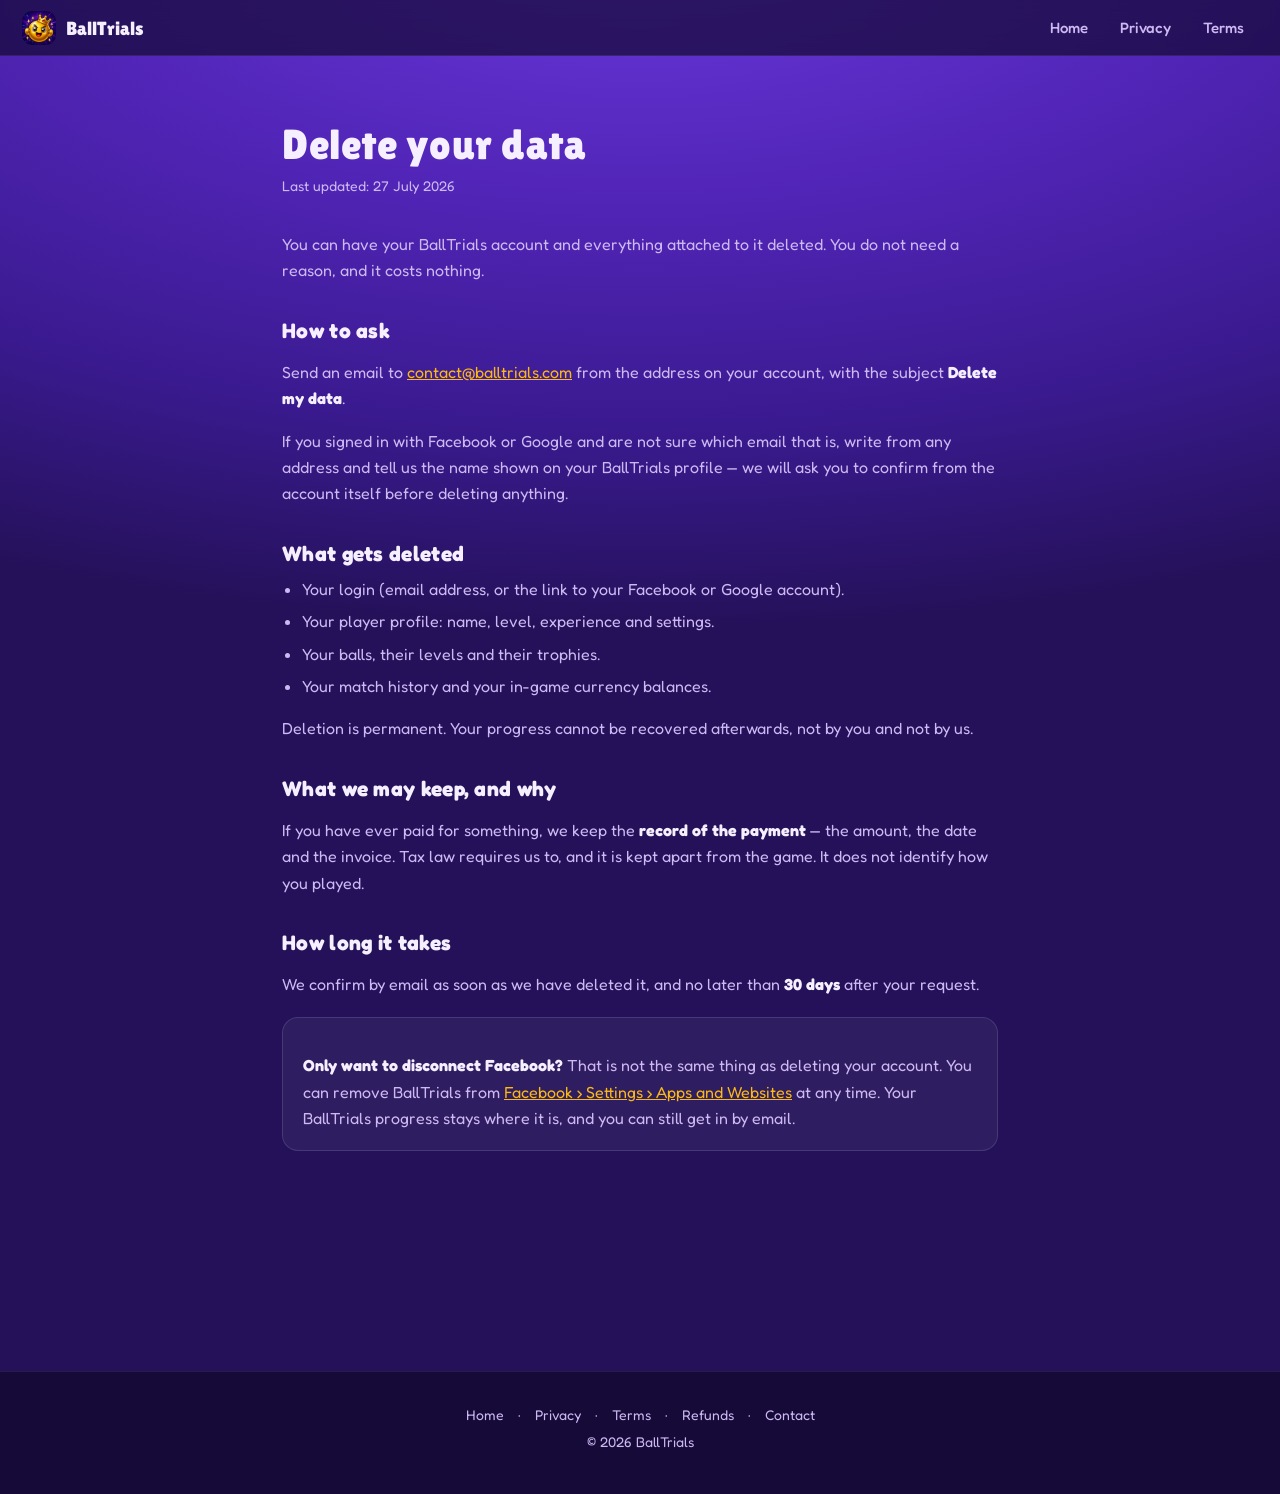
<file: data-deletion/index.html>
<!doctype html>
<html lang="en">
<head>
<meta charset="utf-8" />
<meta name="viewport" content="width=device-width, initial-scale=1" />
<title>Delete your BallTrials data</title>
<meta name="description" content="How to delete your BallTrials account and everything we store about it." />
<link rel="canonical" href="https://balltrials.com/data-deletion" />
<meta name="theme-color" content="#241159" />
<link rel="icon" type="image/png" sizes="64x64" href="../assets/favicon-64.png" />
<link rel="preconnect" href="https://fonts.googleapis.com" />
<link rel="preconnect" href="https://fonts.gstatic.com" crossorigin />
<link href="https://fonts.googleapis.com/css2?family=Fredoka:wght@400;500;600;700&family=Lilita+One&display=swap" rel="stylesheet" />
<link rel="stylesheet" href="../style.css" />
<link rel="stylesheet" href="../legal.css" />
</head>
<body>

<nav>
  <a class="brand" href="/"><img src="../assets/logo-180.png" alt="" width="34" height="34" /> BallTrials</a>
  <div class="links">
    <a href="/">Home</a>
    <a href="/privacy">Privacy</a>
    <a href="/terms">Terms</a>
  </div>
</nav>

<main class="legal">
  <h1>Delete your data</h1>
  <p class="upd">Last updated: 27 July 2026</p>

  <p>You can have your BallTrials account and everything attached to it deleted. You do not need a reason, and it costs nothing.</p>

  <h2>How to ask</h2>
  <p>Send an email to <a href="mailto:contact@balltrials.com">contact@balltrials.com</a> from the address on your account, with the subject <strong>Delete my data</strong>.</p>
  <p>If you signed in with Facebook or Google and are not sure which email that is, write from any address and tell us the name shown on your BallTrials profile — we will ask you to confirm from the account itself before deleting anything.</p>

  <h2>What gets deleted</h2>
  <ul>
    <li>Your login (email address, or the link to your Facebook or Google account).</li>
    <li>Your player profile: name, level, experience and settings.</li>
    <li>Your balls, their levels and their trophies.</li>
    <li>Your match history and your in-game currency balances.</li>
  </ul>
  <p>Deletion is permanent. Your progress cannot be recovered afterwards, not by you and not by us.</p>

  <h2>What we may keep, and why</h2>
  <p>If you have ever paid for something, we keep the <strong>record of the payment</strong> — the amount, the date and the invoice. Tax law requires us to, and it is kept apart from the game. It does not identify how you played.</p>

  <h2>How long it takes</h2>
  <p>We confirm by email as soon as we have deleted it, and no later than <strong>30 days</strong> after your request.</p>

  <div class="box">
    <p><strong>Only want to disconnect Facebook?</strong> That is not the same thing as deleting your account. You can remove BallTrials from <a href="https://www.facebook.com/settings?tab=applications" target="_blank" rel="noopener">Facebook &rsaquo; Settings &rsaquo; Apps and Websites</a> at any time. Your BallTrials progress stays where it is, and you can still get in by email.</p>
  </div>
</main>

<footer>
  <div class="foot-links">
    <a href="/">Home</a> · <a href="/privacy">Privacy</a> · <a href="/terms">Terms</a> · <a href="/refunds">Refunds</a> · <a href="mailto:contact@balltrials.com">Contact</a>
  </div>
  <div>© 2026 BallTrials</div>
</footer>

</body>
</html>
</file>
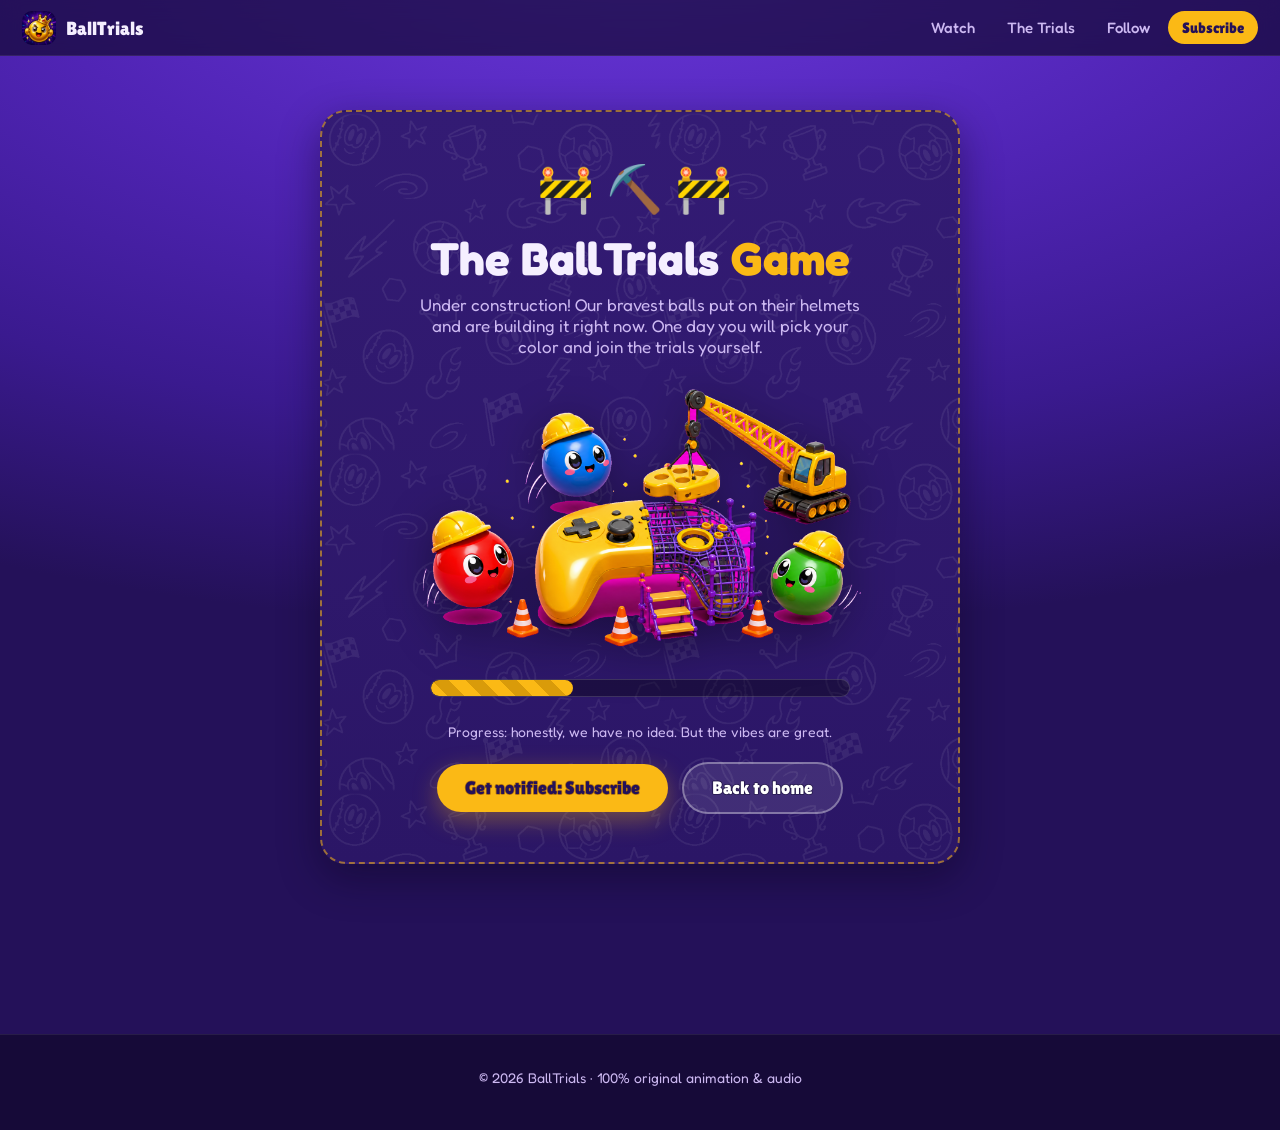
<file: game/index.html>
<!doctype html>
<html lang="en">
<head>
<meta charset="utf-8" />
<meta name="viewport" content="width=device-width, initial-scale=1" />
<title>The BallTrials Game · Under Construction</title>
<meta name="description" content="The official BallTrials game is under construction. One day you will pick your ball and join the trials yourself. Watch the tournaments on YouTube while we build it." />
<link rel="canonical" href="https://balltrials.com/game/" />
<meta property="og:type" content="website" />
<meta property="og:title" content="The BallTrials Game · Under Construction" />
<meta property="og:description" content="Our little builders are hard at work. Coming soon." />
<meta property="og:image" content="https://balltrials.com/assets/og.jpg" />
<link rel="icon" type="image/png" sizes="64x64" href="../assets/favicon-64.png" />
<link rel="apple-touch-icon" href="../assets/logo-180.png" />
<link rel="preconnect" href="https://fonts.googleapis.com" />
<link rel="preconnect" href="https://fonts.gstatic.com" crossorigin />
<link href="https://fonts.googleapis.com/css2?family=Fredoka:wght@400;500;600;700&family=Lilita+One&display=swap" rel="stylesheet" />
<link rel="stylesheet" href="../style.css" />
<style>
  .site{min-height:100svh;display:flex;flex-direction:column;justify-content:center;align-items:center;
    text-align:center;padding:110px 22px 60px;position:relative;z-index:1}
  .sign{max-width:640px;padding:48px 36px;position:relative}
  .sign .cones{font-size:46px;letter-spacing:12px}
  .sign h1{font-size:clamp(30px,5vw,46px);margin:14px 0 8px}
  .sign h1 .g{color:var(--gold)}
  .sign p{color:var(--text-dim);font-size:17px;margin:0 auto 26px;max-width:460px}
  .obra-art{width:min(480px,86%);height:auto;margin:6px auto 26px;display:block;filter:drop-shadow(0 10px 24px rgba(0,0,0,.4))}
</style>
</head>
<body>

<nav>
  <a class="brand" href="../"><img src="../assets/logo-180.png" alt="" width="34" height="34" /> BallTrials</a>
  <div class="links">
    <a href="../#watch">Watch</a>
    <a href="../#trials">The Trials</a>
    <a href="../#follow">Follow</a>
    <a class="cta" href="https://www.youtube.com/@BallTrialsTV?sub_confirmation=1" target="_blank" rel="noopener">Subscribe</a>
  </div>
</nav>

<div class="site">
  <div class="sign card game-strip">
    <div class="cones">🚧⛏️🚧</div>
    <h1>The BallTrials <span class="g">Game</span></h1>
    <p>Under construction! Our bravest balls put on their helmets and are building it right now. One day you will pick your color and join the trials yourself.</p>
    <img class="obra-art" src="../assets/art/balltrials-web-game-obra.png" alt="Ball mascots in hard hats building a giant golden game controller" width="480" height="270" loading="lazy" />
    <div class="progress" aria-hidden="true"><i></i></div>
    <p style="font-size:14px;margin-bottom:22px">Progress: honestly, we have no idea. But the vibes are great.</p>
    <a class="btn btn-gold" href="https://www.youtube.com/@BallTrialsTV?sub_confirmation=1" target="_blank" rel="noopener">Get notified: Subscribe</a>
    <a class="btn btn-ghost" href="../" style="margin-left:10px">Back to home</a>
  </div>
</div>

<footer>
  <div>© 2026 BallTrials · 100% original animation & audio</div>
</footer>

</body>
</html>
</file>
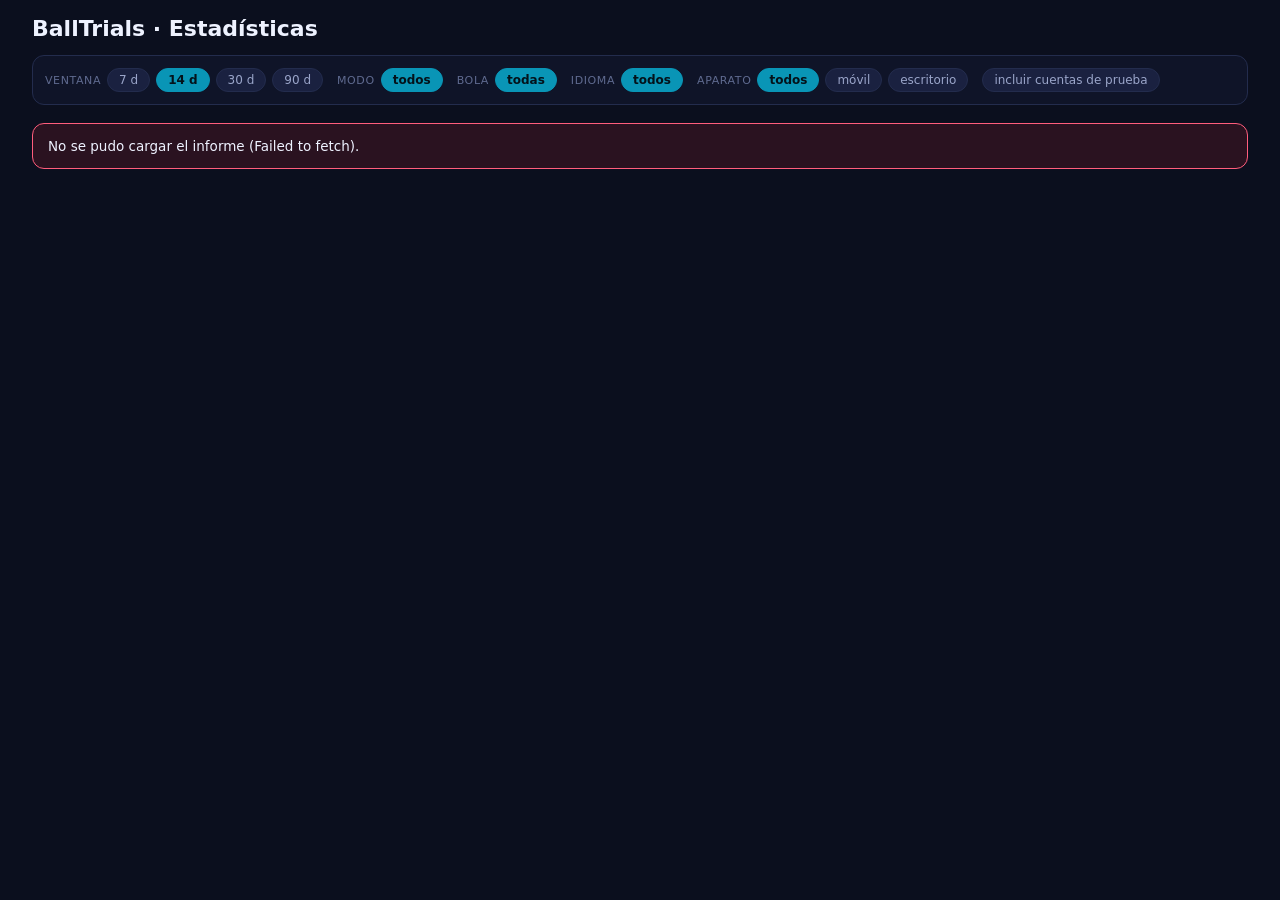
<file: panel-7q3xk9m2/index.html>
<!doctype html>
<html lang="es">
<head>
<meta charset="utf-8">
<meta name="viewport" content="width=device-width, initial-scale=1">
<meta name="robots" content="noindex, nofollow">
<title>BallTrials · Estadísticas</title>
<!-- ============================================================================
     PANEL DE ANALITICA de BallTrials (docs/53; el catalogo de eventos es docs/24).
     Se abre de dos formas:
       - en el PC:  Estadisticas.bat (sirve el repo y abre esta pagina)
       - en el movil: la ruta secreta de balltrials.com, que el build publica
     La clave sale de ./estadisticas-clave.js (local, fuera de git) o se pide una
     vez y queda guardada en el navegador. Nunca viaja en el repo ni en el paquete.

     TODO lo que se pinta viene de UNA llamada al RPC informe_estadisticas, que solo
     devuelve agregados: aqui es imposible ver a un jugador concreto (docs/24 §1).

     COLOR: cian #0995b6 (lo normal), naranja #a8701f (lo que SALE de la economia),
     violeta #7a6bd6 (la ventana anterior). Los tres pasan las cinco comprobaciones
     de contraste y daltonismo sobre este fondo; el verde/rojo que pedia el instinto
     para "entra/sale" es indistinguible en deuteranopia (medido: dE 1.7).
     ============================================================================ -->
<style>
  :root{
    --bg:#0b0f1e; --panel:#121830; --panel2:#0f1428; --linea:#232c4d;
    --tinta:#eef2ff; --tinta2:#9aa5c9; --tinta3:#5f6a8f;
    --dato:#0995b6;      /* lo normal */
    --sale:#a8701f;      /* lo que se gasta */
    --antes:#7a6bd6;     /* la ventana anterior */
    --alerta:#ff5d7c;
  }
  *{ box-sizing:border-box; margin:0; padding:0 }
  html,body{ max-width:100%; overflow-x:hidden }
  body{ background:var(--bg); color:var(--tinta); font-family:Fredoka,system-ui,-apple-system,sans-serif;
        padding:16px clamp(10px,3vw,32px) 70px; -webkit-text-size-adjust:100% }
  h1{ font-size:clamp(17px,4.5vw,22px); font-weight:700 }
  .sub{ color:var(--tinta3); font-size:12px; margin-top:2px }
  h2{ font-size:12px; font-weight:600; color:var(--tinta2); text-transform:uppercase;
      letter-spacing:.9px; margin:0 0 12px }
  .h2n{ color:var(--tinta3); text-transform:none; letter-spacing:0; font-weight:400 }

  /* ---- filtros: UNA fila (envuelve en movil), encima de todo lo demas ---- */
  .filtros{ display:flex; flex-wrap:wrap; gap:6px 14px; align-items:center; margin:14px 0 18px;
            padding:12px; background:var(--panel2); border:1px solid var(--linea); border-radius:12px }
  .grupo{ display:flex; align-items:center; gap:6px; flex-wrap:wrap }
  .grupo>.et{ color:var(--tinta3); font-size:11px; text-transform:uppercase; letter-spacing:.6px }
  .chip{ font:inherit; font-size:12px; color:var(--tinta2); background:#1a2140; border:1px solid var(--linea);
         border-radius:999px; padding:4px 11px; cursor:pointer; white-space:nowrap }
  .chip:hover{ border-color:var(--dato) }
  .chip.on{ background:var(--dato); border-color:var(--dato); color:#04121a; font-weight:600 }
  #estado{ color:var(--tinta3); font-size:12px; margin-left:auto }

  /* ---- tiles ---- */
  .tiles{ display:grid; grid-template-columns:repeat(auto-fit,minmax(140px,1fr)); gap:12px; margin-bottom:12px }
  .tile{ background:var(--panel); border:1px solid var(--linea); border-radius:14px; padding:14px 16px }
  .tile .n{ font-size:clamp(22px,6vw,30px); font-weight:700; line-height:1.1; font-variant-numeric:tabular-nums }
  .tile .t{ font-size:11px; color:var(--tinta2); margin-top:3px; line-height:1.3 }
  .tile .d{ font-size:11px; margin-top:5px; color:var(--tinta3); font-variant-numeric:tabular-nums }

  .malla{ display:grid; grid-template-columns:repeat(auto-fit,minmax(285px,1fr)); gap:12px }
  .panel{ background:var(--panel); border:1px solid var(--linea); border-radius:14px; padding:15px 17px; min-width:0 }
  .ancho{ grid-column:1/-1 }
  .vacio{ color:var(--tinta3); font-size:12px; padding:6px 0; line-height:1.5 }

  /* ---- FUNNEL: barras horizontales, siempre decreciente, con su numero al lado ---- */
  .fn{ display:flex; flex-direction:column; gap:9px }
  .fn-p{ display:grid; grid-template-columns:1fr auto; gap:2px 10px; align-items:baseline }
  .fn-et{ font-size:13px; color:var(--tinta) }
  .fn-v{ font-size:13px; font-variant-numeric:tabular-nums; color:var(--tinta); font-weight:600 }
  .fn-bar{ grid-column:1/-1; height:12px; background:#1a2140; border-radius:4px; overflow:hidden }
  .fn-bar i{ display:block; height:100%; background:var(--dato); border-radius:0 4px 4px 0 }
  .fn-nota{ grid-column:1/-1; font-size:11px; color:var(--tinta3) }
  .fn-nota b{ color:var(--alerta); font-weight:600 }

  /* ---- listas de barras ---- */
  .lb{ display:grid; grid-template-columns:minmax(60px,auto) 1fr auto; gap:5px 10px; align-items:center; font-size:12.5px }
  .lb .e{ color:var(--tinta2); white-space:nowrap; overflow:hidden; text-overflow:ellipsis }
  .lb .v{ font-variant-numeric:tabular-nums; color:var(--tinta); white-space:nowrap }
  .lb .b{ height:9px; border-radius:0 4px 4px 0; background:var(--dato); min-width:2px }
  .lb .b.sale{ background:var(--sale) }
  .lb .sub{ color:var(--tinta3); font-size:10.5px }

  /* ---- columnas por dia ---- */
  .dias{ display:flex; align-items:flex-end; gap:2px; height:96px; padding-top:4px }
  .dias .col{ flex:1; min-width:0; background:var(--dato); border-radius:3px 3px 0 0; min-height:2px }
  .dias .col:hover{ filter:brightness(1.3) }
  .dias .col.cero{ background:#1a2140 }
  .ejes{ display:flex; justify-content:space-between; color:var(--tinta3); font-size:10.5px; margin-top:5px }

  /* ---- retencion ---- */
  .ret{ display:grid; grid-template-columns:repeat(3,1fr); gap:10px }
  .ret .c{ background:var(--panel2); border:1px solid var(--linea); border-radius:10px; padding:10px; text-align:center }
  .ret .c .p{ font-size:20px; font-weight:700; font-variant-numeric:tabular-nums }
  .ret .c .l{ font-size:10.5px; color:var(--tinta2); margin-top:2px }
  .ret .c .co{ font-size:10px; color:var(--tinta3); margin-top:3px }

  /* ---- economia ---- */
  .eco{ display:grid; gap:12px }
  .eco-m{ border:1px solid var(--linea); border-radius:10px; padding:11px 13px; background:var(--panel2) }
  .eco-h{ display:flex; justify-content:space-between; align-items:baseline; margin-bottom:9px }
  .eco-h .nm{ font-size:13px; font-weight:600 }
  .eco-h .neto{ font-size:12px; font-variant-numeric:tabular-nums }
  .eco-t{ font-size:10.5px; color:var(--tinta3); text-transform:uppercase; letter-spacing:.6px; margin:8px 0 4px }

  /* tablas: el scroll vive DENTRO, la pagina nunca se mueve de lado */
  .tabla-wrap{ overflow-x:auto; -webkit-overflow-scrolling:touch }
  table{ border-collapse:collapse; font-size:12.5px; width:100% }
  th{ text-align:left; color:var(--tinta2); font-weight:500; padding:3px 14px 4px 0; white-space:nowrap }
  td{ padding:3px 14px 3px 0; font-variant-numeric:tabular-nums; white-space:nowrap }
  td.mal{ color:var(--alerta) }
  #aviso{ display:none; background:#2a1220; border:1px solid var(--alerta); border-radius:12px;
          padding:12px 15px; margin:14px 0; font-size:13.5px; line-height:1.5 }
  #tip{ position:fixed; display:none; background:#000d; border:1px solid var(--linea); border-radius:8px;
        padding:5px 9px; font-size:11.5px; pointer-events:none; z-index:9; white-space:nowrap }
</style>
</head>
<body>
<h1>BallTrials · Estadísticas</h1>
<div class="sub" id="sello"></div>
<div class="filtros" id="filtros"></div>
<div id="aviso"></div>
<div class="tiles" id="tiles"></div>
<div class="malla" id="malla"></div>
<div id="tip"></div>

<script>
const URL_NUBE = 'https://tmirprwlstpdryenjvtl.supabase.co';
// Clave PUBLICABLE de Supabase: publica por diseno. Lo que protege esto es la clave
// del informe (admin_secreto) y que las tablas no tienen permiso de lectura.
const KEY_NUBE = 'sb_publishable_WGhVbvwX64XUvQqElcJTPg_axDh0pLr';

const NOM_MODO = { race:'Carrera', cazador:'Cazador', redlight:'Luz Roja' };
const NOM_PANT = { garaje:'Garaje', tienda:'Tienda', temporada:'Temporada',
                   perfil:'Perfil', selector:'Selector', ranking:'Ranking' };
const NOM_MOT = { partida:'Recompensa de partida', bola_nivel:'Subir nivel de bola',
                  bola_compra:'Comprar bola', pase:'Pase de temporada', cosmetico:'Cosmético',
                  oferta_chispas:'Oferta del día', pack:'Pack', pack_gemas:'Compra de Gemas',
                  codigo:'Código canjeado', truco:'⚠ TRUCO (deuda por quitar)' };

let F = { dias:14, mode:null, ball:null, lang:null, movil:null, incluir_test:false };
let BASE = null;   // informe SIN filtros de la misma ventana: de aqui salen los chips

// ------------------------------------------------------------------ datos
function clave(){
  let c = (typeof window.BT_CLAVE === 'string' && window.BT_CLAVE) || null;
  try{ c = c || localStorage.getItem('bt_informe_clave'); }catch(e){}
  if(!c){ c = (prompt('Clave del informe:') || '').trim();
    try{ localStorage.setItem('bt_informe_clave', c); }catch(e){} }
  return c;
}
async function pide(filtros){
  const r = await fetch(URL_NUBE + '/rest/v1/rpc/informe_estadisticas', {
    method:'POST', headers:{ apikey:KEY_NUBE, 'Content-Type':'application/json' },
    body: JSON.stringify({ p_clave: clave(), p_dias: F.dias, p_filtros: filtros })
  });
  if(!r.ok){ const e = new Error('http ' + r.status); e.status = r.status; throw e; }
  return await r.json();
}
async function carga(){
  el('estado').textContent = 'cargando…';
  try{
    const activos = {};
    for(const k of ['mode','ball','lang','movil']) if(F[k] !== null) activos[k] = F[k];
    if(F.incluir_test) activos.incluir_test = true;
    // El informe base (sin filtros de dimension) sirve para dos cosas: construir los
    // chips SOLO con valores que existen de verdad, y no tener que adivinar el catalogo.
    const base = await pide(F.incluir_test ? { incluir_test:true } : {});
    BASE = base;
    const inf = Object.keys(activos).length && !(Object.keys(activos).length === 1 && F.incluir_test)
              ? await pide(activos) : base;
    el('aviso').style.display = 'none';
    pintaFiltros(); pinta(inf, base);
    el('estado').textContent = '';
  }catch(e){
    const a = el('aviso'); a.style.display = 'block';
    if(e.status === 400){
      try{ localStorage.removeItem('bt_informe_clave'); }catch(x){}
      a.innerHTML = '<b>Clave incorrecta.</b> Recarga la página y vuelve a escribirla.';
    } else a.textContent = 'No se pudo cargar el informe (' + (e.message || e) + ').';
    el('estado').textContent = '';
    pintaFiltros();
  }
}

// ------------------------------------------------------------------ utiles
const el = id => document.getElementById(id);
const nuevo = (t, cls, html) => { const e = document.createElement(t); if(cls) e.className = cls;
  if(html !== undefined) e.innerHTML = html; return e; };
const num = n => Number(n || 0).toLocaleString('es');
const pct = (a, b) => b > 0 ? Math.round(100 * a / b) : null;
const ordena = o => Object.entries(o || {}).map(([k,v]) => [k, Number(v)]).sort((a,b) => b[1] - a[1]);
const claves = o => Object.keys(o || {});

// ------------------------------------------------------------------ filtros
function pintaFiltros(){
  const f = el('filtros'); f.innerHTML = '';
  const grupo = (etq, opciones, campo) => {
    if(!opciones.length) return;
    const g = nuevo('div','grupo'); g.append(nuevo('span','et', etq));
    for(const [val, txt] of opciones){
      const b = nuevo('button','chip' + (F[campo] === val ? ' on' : ''), txt);
      b.onclick = () => { F[campo] = val; carga(); };
      g.append(b);
    }
    f.append(g);
  };
  grupo('Ventana', [[7,'7 d'],[14,'14 d'],[30,'30 d'],[90,'90 d']], 'dias');

  const modos = BASE ? claves(BASE.partidas.arrancadas_por_modo).concat(claves(BASE.partidas.por_modo))
                     : [];
  const uniq = a => [...new Set(a.filter(x => x && x !== '?'))];
  grupo('Modo', [[null,'todos']].concat(uniq(modos).map(m => [m, NOM_MODO[m] || m])), 'mode');
  grupo('Bola', [[null,'todas']].concat(uniq(BASE ? claves(BASE.bolas.partidas_por_bola) : []).map(b => [b, b])), 'ball');
  grupo('Idioma', [[null,'todos']].concat(uniq(BASE ? claves(BASE.sesiones.por_idioma) : []).map(l => [l, l])), 'lang');
  grupo('Aparato', [[null,'todos'],[true,'móvil'],[false,'escritorio']], 'movil');

  const g = nuevo('div','grupo');
  const b = nuevo('button','chip' + (F.incluir_test ? ' on' : ''), 'incluir cuentas de prueba');
  b.onclick = () => { F.incluir_test = !F.incluir_test; carga(); };
  g.append(b); f.append(g);
  f.append(nuevo('span', null, '<span id="estado"></span>'));
}

// ------------------------------------------------------------------ piezas
function tile(n, t, antes){
  const d = nuevo('div','tile');
  d.append(nuevo('div','n', num(n)));
  d.append(nuevo('div','t', t));
  if(antes !== undefined && antes !== null){
    const dif = n - antes;
    const flecha = dif > 0 ? '▲' : (dif < 0 ? '▼' : '=');
    const p = antes > 0 ? ' (' + (dif >= 0 ? '+' : '') + Math.round(100 * dif / antes) + '%)' : '';
    d.append(nuevo('div','d', flecha + ' ' + (dif >= 0 ? '+' : '') + num(dif) + p +
                              ' <span style="color:var(--antes)">vs ventana anterior</span>'));
  }
  return d;
}

// El funnel es la pieza estrella: donde se cae la gente. Cada paso incluye al
// anterior (lo garantiza el SQL), asi que la barra solo puede bajar.
function funnel(titulo, pasos, nota){
  const p = nuevo('div','panel ancho');
  p.append(nuevo('h2', null, titulo));
  const inicio = pasos.length ? Number(pasos[0].jugadores) : 0;
  if(!inicio){ p.append(nuevo('div','vacio','— todavía no ha entrado nadie en esta ventana —')); return p; }
  // el peor salto se marca en rojo: es la accion que hay que arreglar
  let peor = -1, peorCaida = 0;
  for(let i = 1; i < pasos.length; i++){
    const a = Number(pasos[i-1].jugadores), b = Number(pasos[i].jugadores);
    if(a > 0 && (a - b) / a > peorCaida){ peorCaida = (a - b) / a; peor = i; }
  }
  const c = nuevo('div','fn');
  pasos.forEach((s, i) => {
    const v = Number(s.jugadores), ant = i ? Number(pasos[i-1].jugadores) : v;
    const f = nuevo('div','fn-p');
    f.append(nuevo('div','fn-et', s.paso));
    f.append(nuevo('div','fn-v', num(v) + (i ? ' <span class="sub" style="color:var(--tinta3)"> · ' +
      (pct(v, inicio) ?? 0) + '% del inicio</span>' : '')));
    const bar = nuevo('div','fn-bar'); const fill = nuevo('i');
    fill.style.width = (inicio ? 100 * v / inicio : 0) + '%';
    bar.append(fill); f.append(bar);
    if(i){
      const caen = ant - v, pc = pct(caen, ant);
      f.append(nuevo('div','fn-nota', caen > 0
        ? (i === peor ? '<b>se caen ' + num(caen) + ' (' + pc + '%)</b> — el peor salto'
                      : 'se caen ' + num(caen) + ' (' + pc + '%)')
        : 'no se cae nadie'));
    }
    c.append(f);
  });
  p.append(c);
  if(nota) p.append(nuevo('div','vacio', nota));
  return p;
}

function listaBarras(titulo, pares, extra, sale){
  const p = nuevo('div','panel'); p.append(nuevo('h2', null, titulo));
  if(!pares.length){ p.append(nuevo('div','vacio','— sin datos aún —')); return p; }
  const max = Math.max(...pares.map(x => x[1]));
  const g = nuevo('div','lb');
  for(const [etq, v] of pares){
    g.append(nuevo('div','e', etq));
    const b = nuevo('div','b' + (sale ? ' sale' : ''));
    b.style.width = (max ? Math.max(2, 100 * v / max) : 2) + '%';
    const cont = nuevo('div'); cont.append(b); g.append(cont);
    g.append(nuevo('div','v', num(v) + (extra && extra[etq] ? ' <span class="sub">' + extra[etq] + '</span>' : '')));
  }
  p.append(g); return p;
}

function porDia(titulo, filas, campo, ventana){
  const p = nuevo('div','panel'); p.append(nuevo('h2', null, titulo));
  const idx = {}; for(const f of (filas || [])) idx[f.dia] = f;
  const hoy = new Date(), serie = [];
  for(let i = ventana - 1; i >= 0; i--){
    const d = new Date(hoy); d.setDate(hoy.getDate() - i);
    const iso = d.toISOString().slice(0,10);
    serie.push({ dia:iso, v:Number((idx[iso] || {})[campo] || 0), fila:idx[iso] });
  }
  if(!serie.some(s => s.v)){ p.append(nuevo('div','vacio','— sin datos aún —')); return p; }
  const max = Math.max(...serie.map(s => s.v)), tip = el('tip');
  const g = nuevo('div','dias');
  for(const s of serie){
    const c = nuevo('div','col' + (s.v ? '' : ' cero'));
    c.style.height = (s.v ? Math.max(2, 100 * s.v / max) : 2) + '%';
    c.onmousemove = ev => { tip.style.display = 'block';
      tip.style.left = Math.min(ev.clientX + 12, innerWidth - 150) + 'px';
      tip.style.top = (ev.clientY - 12) + 'px';
      tip.textContent = s.dia.slice(5) + ' · ' + num(s.v) +
        (s.fila && s.fila.jugadores !== undefined ? ' (' + num(s.fila.jugadores) + ' jugadores)' : ''); };
    c.onmouseleave = () => tip.style.display = 'none';
    g.append(c);
  }
  p.append(g);
  const e = nuevo('div','ejes');
  e.append(nuevo('span', null, serie[0].dia.slice(5)), nuevo('span', null, 'máx ' + num(max)), nuevo('span', null, 'hoy'));
  p.append(e); return p;
}

function retencion(r){
  const p = nuevo('div','panel'); p.append(nuevo('h2', null, 'Retención <span class="h2n">(¿vuelven?)</span>'));
  const g = nuevo('div','ret');
  let algo = false;
  for(const [k, etq] of [['d1','al día siguiente'],['d7','a los 7 días'],['d30','a los 30 días']]){
    const d = r && r[k], c = nuevo('div','c');
    if(d && d.cohorte > 0){
      algo = true;
      c.append(nuevo('div','p', (d.pct ?? 0) + '%'));
      c.append(nuevo('div','l', etq));
      c.append(nuevo('div','co', d.volvieron + ' de ' + d.cohorte));
    } else {
      c.append(nuevo('div','p','—'));
      c.append(nuevo('div','l', etq));
      c.append(nuevo('div','co','sin cohorte aún'));
    }
    g.append(c);
  }
  p.append(g);
  p.append(nuevo('div','vacio', algo
    ? 'De los que entraron por primera vez hace ≥N días, cuántos volvieron a abrir el juego el día N.'
    : 'Hace falta que pase al menos un día desde la primera visita de alguien. Se llena solo.'));
  return p;
}

function economia(e){
  const p = nuevo('div','panel ancho');
  p.append(nuevo('h2', null, 'Economía <span class="h2n">— ¿de dónde sale y a dónde va?</span>'));
  const c = nuevo('div','eco');
  let algo = false;
  for(const [k, nm, simb] of [['chispas','Chispas','✦'],['gemas','Gemas','◆']]){
    const m = e && e[k]; if(!m) continue;
    const ent = ordena(m.entradas), sal = ordena(m.salidas);
    if(!ent.length && !sal.length) continue;
    algo = true;
    const box = nuevo('div','eco-m');
    const h = nuevo('div','eco-h');
    h.append(nuevo('div','nm', simb + ' ' + nm));
    const neto = Number(m.neto || 0);
    h.append(nuevo('div','neto', 'neto ' + (neto >= 0 ? '+' : '') + num(neto) +
      ' <span style="color:var(--tinta3)">' + (neto > 0 ? '(entra más de lo que sale → infla)' :
        neto < 0 ? '(sale más de lo que entra → drena)' : '(en equilibrio)') + '</span>'));
    box.append(h);
    const nom = x => NOM_MOT[x] || x;
    if(ent.length){ box.append(nuevo('div','eco-t','entra por'));
      box.append(listaBarras('', ent.map(([a,b]) => [nom(a), b])).querySelector('.lb')); }
    if(sal.length){ box.append(nuevo('div','eco-t','se gasta en'));
      box.append(listaBarras('', sal.map(([a,b]) => [nom(a), b]), null, true).querySelector('.lb')); }
    c.append(box);
  }
  if(!algo){ p.append(nuevo('div','vacio',
    'Todavía no se ha movido ninguna moneda en esta ventana. Aparecerá en cuanto alguien juegue una partida, compre en la tienda o suba una bola de nivel.')); return p; }
  p.append(c);
  return p;
}

function abandono(inf){
  const p = nuevo('div','panel');
  p.append(nuevo('h2', null, 'Abandono a mitad <span class="h2n">(por modo)</span>'));
  const arr = inf.partidas.arrancadas_por_modo || {}, fin = inf.partidas.por_modo || {};
  const modos = [...new Set([...claves(arr), ...claves(fin)])].filter(m => m && m !== '?');
  if(!modos.length){ p.append(nuevo('div','vacio','— sin datos aún —')); return p; }
  const w = nuevo('div','tabla-wrap'), t = nuevo('table');
  t.append(nuevo('tr', null, '<th>Modo</th><th>Empieza</th><th>Termina</th><th>Se va</th>'));
  for(const m of modos){
    const a = Number(arr[m] || 0), f = Number(fin[m] || 0), d = Math.max(0, a - f);
    const pc = a > 0 ? Math.round(100 * d / a) : null;
    t.append(nuevo('tr', null, '<td>' + (NOM_MODO[m] || m) + '</td><td>' + num(a) + '</td><td>' + num(f) +
      '</td><td class="' + (pc !== null && pc >= 30 ? 'mal' : '') + '">' +
      (pc === null ? '—' : pc + '%') + '</td>'));
  }
  w.append(t); p.append(w);
  p.append(nuevo('div','vacio','"Se va" = pulsó jugar pero no llegó al final. Quien abandona no manda resultado, así que se mide por la resta.'));
  return p;
}

// ------------------------------------------------------------------ pintar
function pinta(inf, base){
  el('sello').innerHTML = 'ventana de ' + inf.ventana_dias + ' días · generado ' +
    new Date(inf.generado_en).toLocaleString('es') +
    (inf.jugadores.fantasmas_excluidos ? ' · <b>' + num(inf.jugadores.fantasmas_excluidos) +
      '</b> cuentas de prueba excluidas' : '');

  const cmp = inf.comparativa || {};
  const t = el('tiles'); t.innerHTML = '';
  t.append(
    tile(inf.jugadores.activos_en_ventana, 'jugadores que han abierto el juego', cmp.activos),
    tile(inf.partidas.ventana, 'partidas terminadas', cmp.partidas),
    tile(inf.sesiones.total, 'veces que se ha abierto', cmp.sesiones),
    tile(inf.jugadores.nuevos_en_ventana, 'jugadores nuevos', cmp.nuevos),
    tile(inf.jugadores.con_cuenta, 'con cuenta guardada')
  );

  const m = el('malla'); m.innerHTML = '';
  m.append(funnel('Embudo de entrada <span class="h2n">— ¿dónde se cae la gente?</span>',
                  inf.funnel_entrada || [],
                  'Cada paso incluye el anterior, así que el embudo solo puede bajar.'));
  m.append(retencion(inf.retencion));
  m.append(abandono(inf));
  m.append(economia(inf.economia));

  m.append(porDia('Partidas por día', inf.partidas.por_dia, 'n', inf.ventana_dias));
  m.append(porDia('Jugadores nuevos por día', inf.jugadores.nuevos_por_dia, 'n', inf.ventana_dias));
  m.append(porDia('Veces que se abre, por día', inf.sesiones.por_dia, 'sesiones', inf.ventana_dias));

  const dur = inf.partidas.duracion_media_s_por_modo || {}, durTxt = {};
  for(const k in dur) durTxt[NOM_MODO[k] || k] = Math.round(dur[k]) + ' s de media';
  m.append(listaBarras('Partidas por modo', ordena(inf.partidas.por_modo).map(([k,v]) => [NOM_MODO[k] || k, v]), durTxt));

  // Bolas: partidas y podios juntos, que es lo que dice si una bola gusta Y funciona
  const pb = inf.bolas.partidas_por_bola || {}, pod = inf.bolas.podios_por_bola || {}, podTxt = {};
  for(const k in pb){ const p3 = pct(Number(pod[k] || 0), Number(pb[k])); if(p3 !== null) podTxt[k] = p3 + '% podio'; }
  m.append(listaBarras('Bolas más jugadas', ordena(pb), podTxt));
  m.append(listaBarras('Bolas conseguidas', ordena(inf.bolas.conseguidas_por_bola)));
  m.append(listaBarras('Subidas de nivel de bola', ordena(inf.bolas.subidas_de_nivel)));
  m.append(listaBarras('Pantallas visitadas', ordena(inf.pantallas).map(([k,v]) => [NOM_PANT[k] || k, v])));
  m.append(listaBarras('Puestos del jugador',
    Object.entries(inf.partidas.reparto_puestos || {}).map(([k,v]) => [k + 'º', Number(v)])
      .sort((a,b) => parseInt(a[0]) - parseInt(b[0]))));
  m.append(listaBarras('Nivel de cuenta',
    Object.entries(inf.jugadores.por_nivel || {}).map(([k,v]) => ['nivel ' + k, Number(v)])
      .sort((a,b) => parseInt(a[0].slice(6)) - parseInt(b[0].slice(6)))));
  m.append(listaBarras('Idioma', ordena(inf.sesiones.por_idioma)));
  m.append(listaBarras('Aparato', ordena(inf.sesiones.por_dispositivo)));

  // Tutorial: empezados vs completados por modo
  const tu = nuevo('div','panel');
  tu.append(nuevo('h2', null, 'Cómo jugar <span class="h2n">(tutorial)</span>'));
  const emp = inf.tutorial.empezados_por_modo || {}, com = inf.tutorial.completados_por_modo || {};
  const modos = [...new Set([...claves(emp), ...claves(com)])];
  if(!modos.length) tu.append(nuevo('div','vacio','— nadie ha abierto el tutorial en esta ventana —'));
  else{
    const w = nuevo('div','tabla-wrap'), tb = nuevo('table');
    tb.append(nuevo('tr', null, '<th>Modo</th><th>Empieza</th><th>Acaba</th><th>%</th>'));
    for(const k of modos){
      const a = Number(emp[k] || 0), b = Number(com[k] || 0), p3 = pct(b, a);
      tb.append(nuevo('tr', null, '<td>' + (NOM_MODO[k] || k) + '</td><td>' + num(a) + '</td><td>' +
        num(b) + '</td><td class="' + (p3 !== null && p3 < 50 ? 'mal' : '') + '">' +
        (p3 === null ? '—' : p3 + '%') + '</td>'));
    }
    w.append(tb); tu.append(w);
  }
  m.append(tu);
}

pintaFiltros();
carga();
</script>
</body>
</html>
</file>
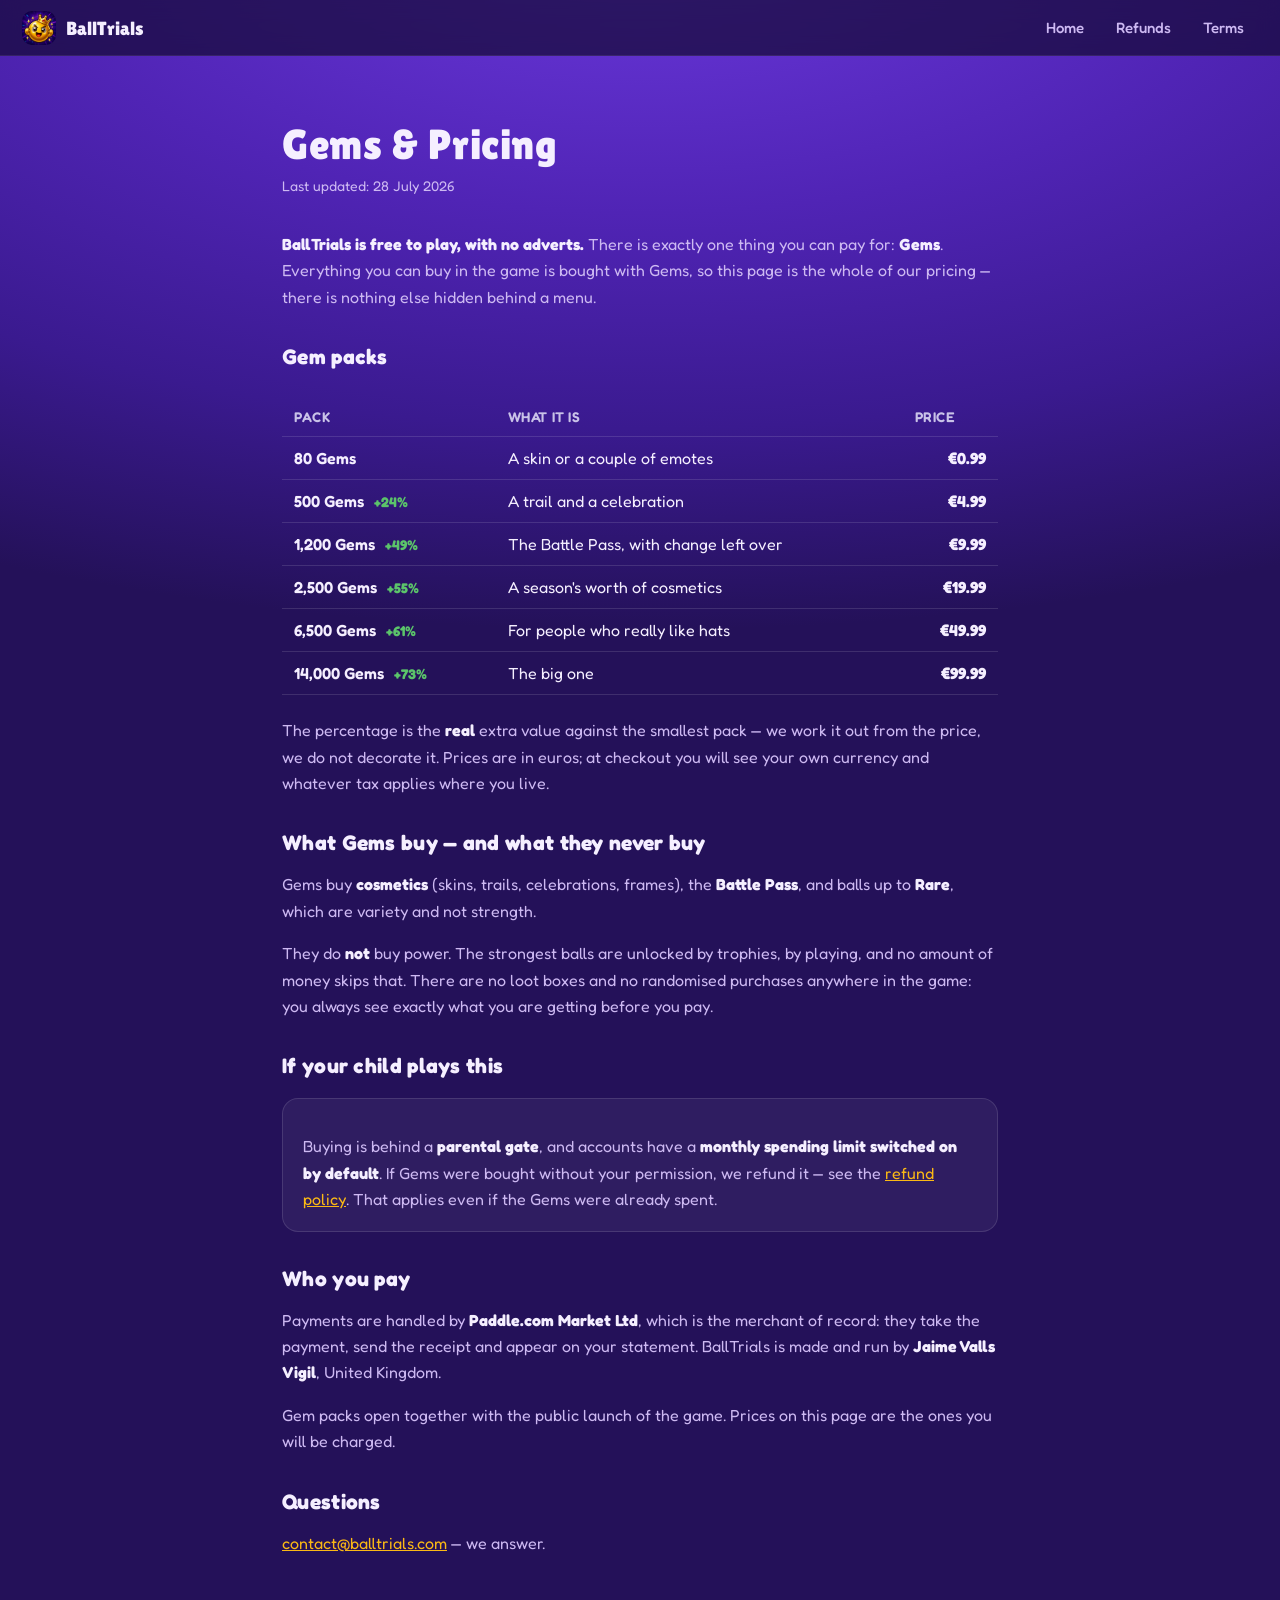
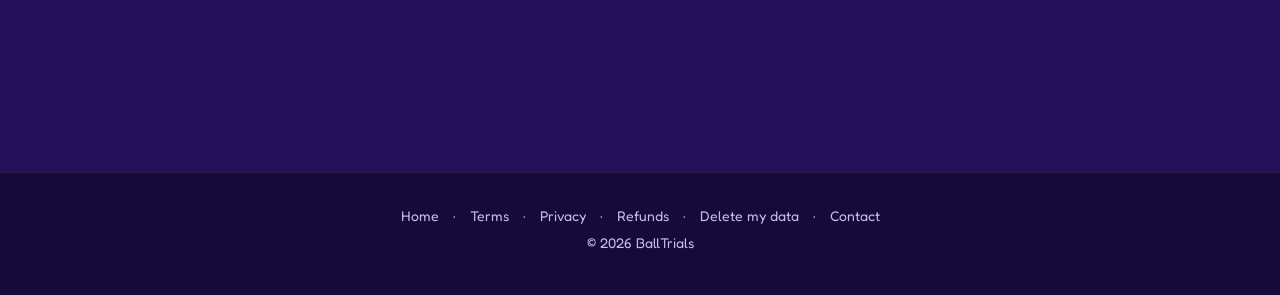
<file: pricing/index.html>
<!doctype html>
<html lang="en">
<head>
<meta charset="utf-8" />
<meta name="viewport" content="width=device-width, initial-scale=1" />
<title>BallTrials · Gems &amp; Pricing</title>
<meta name="description" content="BallTrials is free. Gems are the only thing you can buy, and here is exactly what they cost." />
<link rel="canonical" href="https://balltrials.com/pricing" />
<meta name="theme-color" content="#241159" />
<link rel="icon" type="image/png" sizes="64x64" href="../assets/favicon-64.png" />
<link rel="preconnect" href="https://fonts.googleapis.com" />
<link rel="preconnect" href="https://fonts.gstatic.com" crossorigin />
<link href="https://fonts.googleapis.com/css2?family=Fredoka:wght@400;500;600;700&family=Lilita+One&display=swap" rel="stylesheet" />
<link rel="stylesheet" href="../style.css" />
<link rel="stylesheet" href="../legal.css" />
<style>
  /* Tabla de packs: se lee de un vistazo y no se sale en un movil estrecho.
     Vive aqui y no en legal.css porque es la unica pagina con tabla de precios. */
  .packs{ width:100%; border-collapse:collapse; margin:18px 0 6px; font-size:16px; }
  .packs th, .packs td{ padding:11px 12px; text-align:left; border-bottom:1px solid #ffffff1f; }
  .packs th{ font-weight:600; color:#c9c2e8; font-size:14px; text-transform:uppercase; letter-spacing:.04em; }
  .packs td:first-child{ font-weight:600; white-space:nowrap; }
  .packs td:last-child{ text-align:right; font-weight:700; white-space:nowrap; }
  .bonus{ color:#5bc46a; font-weight:700; font-size:14px; margin-left:6px; }
  .wrap{ overflow-x:auto; }
</style>
</head>
<body>

<nav>
  <a class="brand" href="/"><img src="../assets/logo-180.png" alt="" width="34" height="34" /> BallTrials</a>
  <div class="links">
    <a href="/">Home</a>
    <a href="/refunds">Refunds</a>
    <a href="/terms">Terms</a>
  </div>
</nav>

<main class="legal">
  <h1>Gems &amp; Pricing</h1>
  <p class="upd">Last updated: 28 July 2026</p>

  <p><strong>BallTrials is free to play, with no adverts.</strong> There is exactly one thing you can pay for: <strong>Gems</strong>. Everything you can buy in the game is bought with Gems, so this page is the whole of our pricing — there is nothing else hidden behind a menu.</p>

  <h2>Gem packs</h2>
  <div class="wrap">
    <table class="packs">
      <thead>
        <tr><th>Pack</th><th>What it is</th><th>Price</th></tr>
      </thead>
      <tbody>
        <tr><td>80 Gems</td><td>A skin or a couple of emotes</td><td>€0.99</td></tr>
        <tr><td>500 Gems <span class="bonus">+24%</span></td><td>A trail and a celebration</td><td>€4.99</td></tr>
        <tr><td>1,200 Gems <span class="bonus">+49%</span></td><td>The Battle Pass, with change left over</td><td>€9.99</td></tr>
        <tr><td>2,500 Gems <span class="bonus">+55%</span></td><td>A season's worth of cosmetics</td><td>€19.99</td></tr>
        <tr><td>6,500 Gems <span class="bonus">+61%</span></td><td>For people who really like hats</td><td>€49.99</td></tr>
        <tr><td>14,000 Gems <span class="bonus">+73%</span></td><td>The big one</td><td>€99.99</td></tr>
      </tbody>
    </table>
  </div>
  <p>The percentage is the <strong>real</strong> extra value against the smallest pack — we work it out from the price, we do not decorate it. Prices are in euros; at checkout you will see your own currency and whatever tax applies where you live.</p>

  <h2>What Gems buy — and what they never buy</h2>
  <p>Gems buy <strong>cosmetics</strong> (skins, trails, celebrations, frames), the <strong>Battle Pass</strong>, and balls up to <strong>Rare</strong>, which are variety and not strength.</p>
  <p>They do <strong>not</strong> buy power. The strongest balls are unlocked by trophies, by playing, and no amount of money skips that. There are no loot boxes and no randomised purchases anywhere in the game: you always see exactly what you are getting before you pay.</p>

  <h2>If your child plays this</h2>
  <div class="box">
    <p>Buying is behind a <strong>parental gate</strong>, and accounts have a <strong>monthly spending limit switched on by default</strong>. If Gems were bought without your permission, we refund it — see the <a href="/refunds">refund policy</a>. That applies even if the Gems were already spent.</p>
  </div>

  <h2>Who you pay</h2>
  <p>Payments are handled by <strong>Paddle.com Market Ltd</strong>, which is the merchant of record: they take the payment, send the receipt and appear on your statement. BallTrials is made and run by <strong>Jaime Valls Vigil</strong>, United Kingdom.</p>
  <p>Gem packs open together with the public launch of the game. Prices on this page are the ones you will be charged.</p>

  <h2>Questions</h2>
  <p><a href="mailto:contact@balltrials.com?subject=Pricing">contact@balltrials.com</a> — we answer.</p>
</main>

<footer>
  <div class="foot-links">
    <a href="/">Home</a> · <a href="/terms">Terms</a> · <a href="/privacy">Privacy</a> · <a href="/refunds">Refunds</a> · <a href="/data-deletion">Delete my data</a> · <a href="mailto:contact@balltrials.com">Contact</a>
  </div>
  <div>© 2026 BallTrials</div>
</footer>

</body>
</html>
</file>
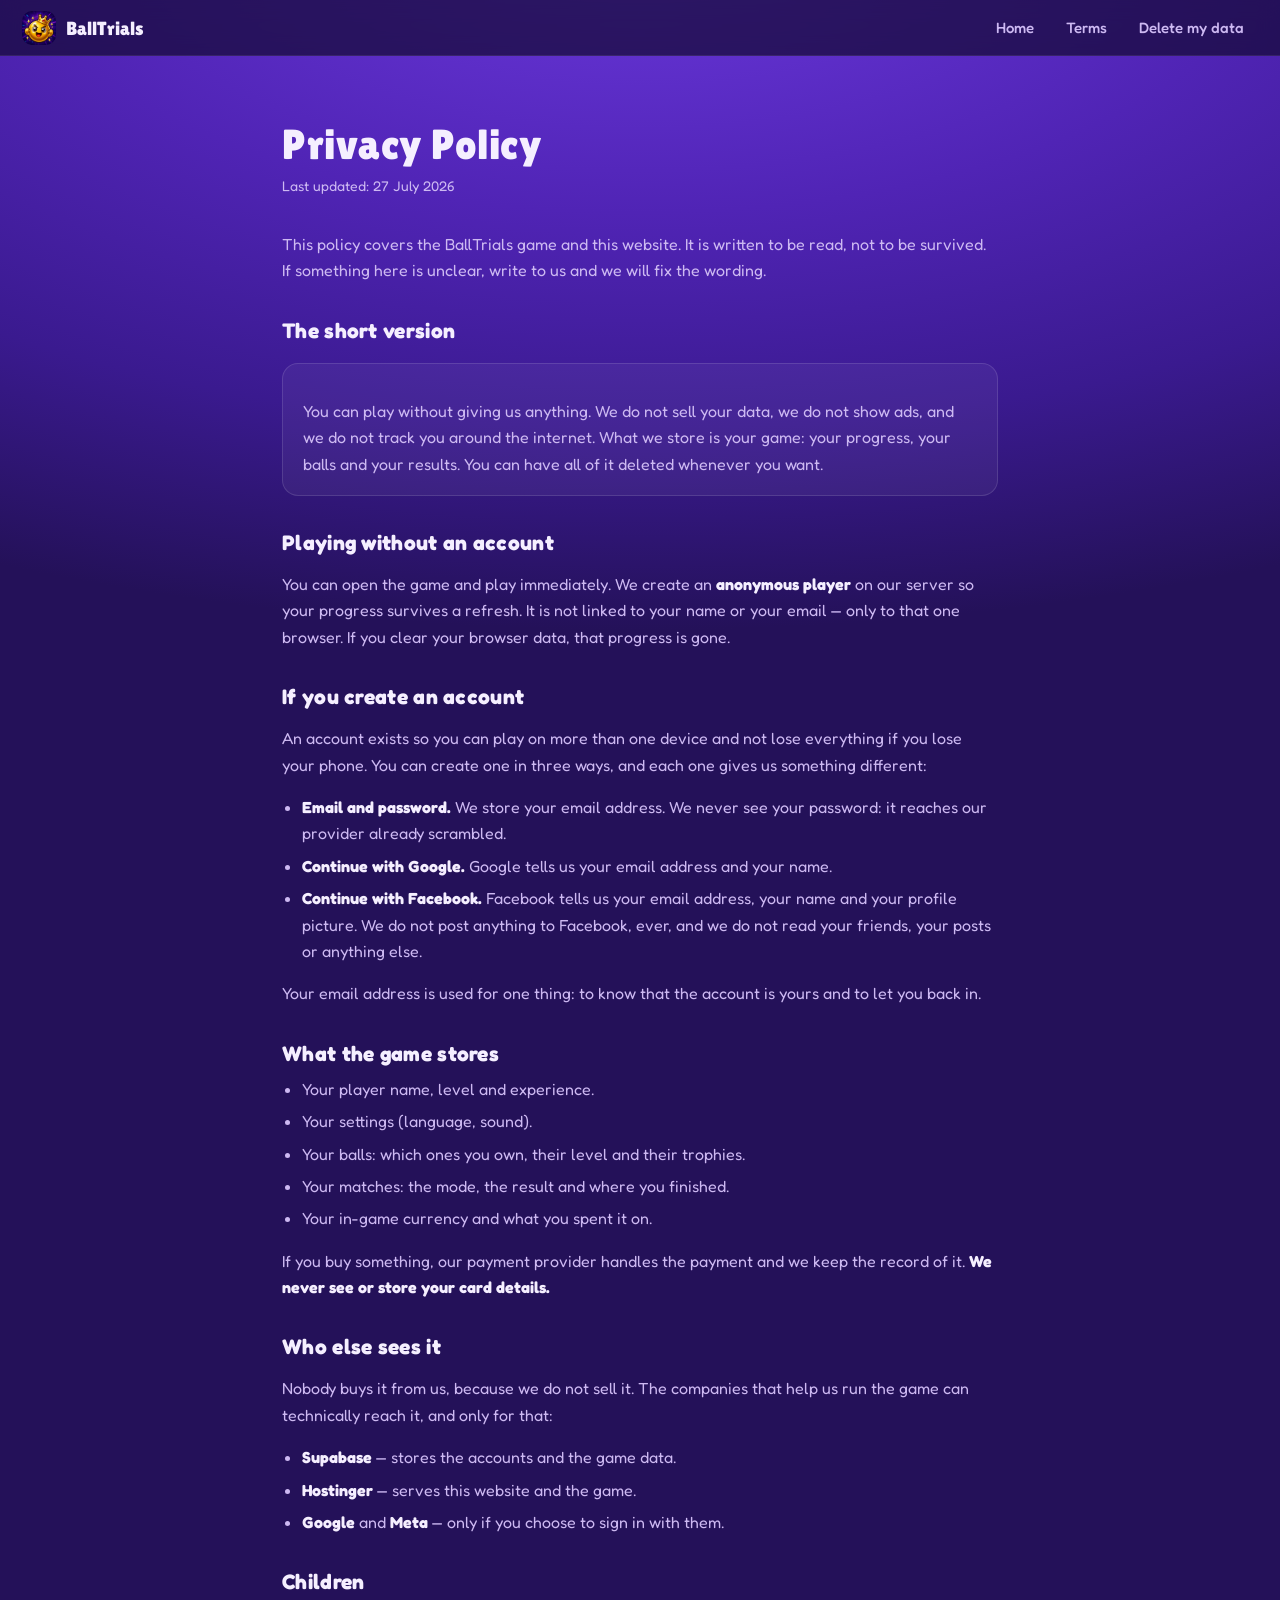
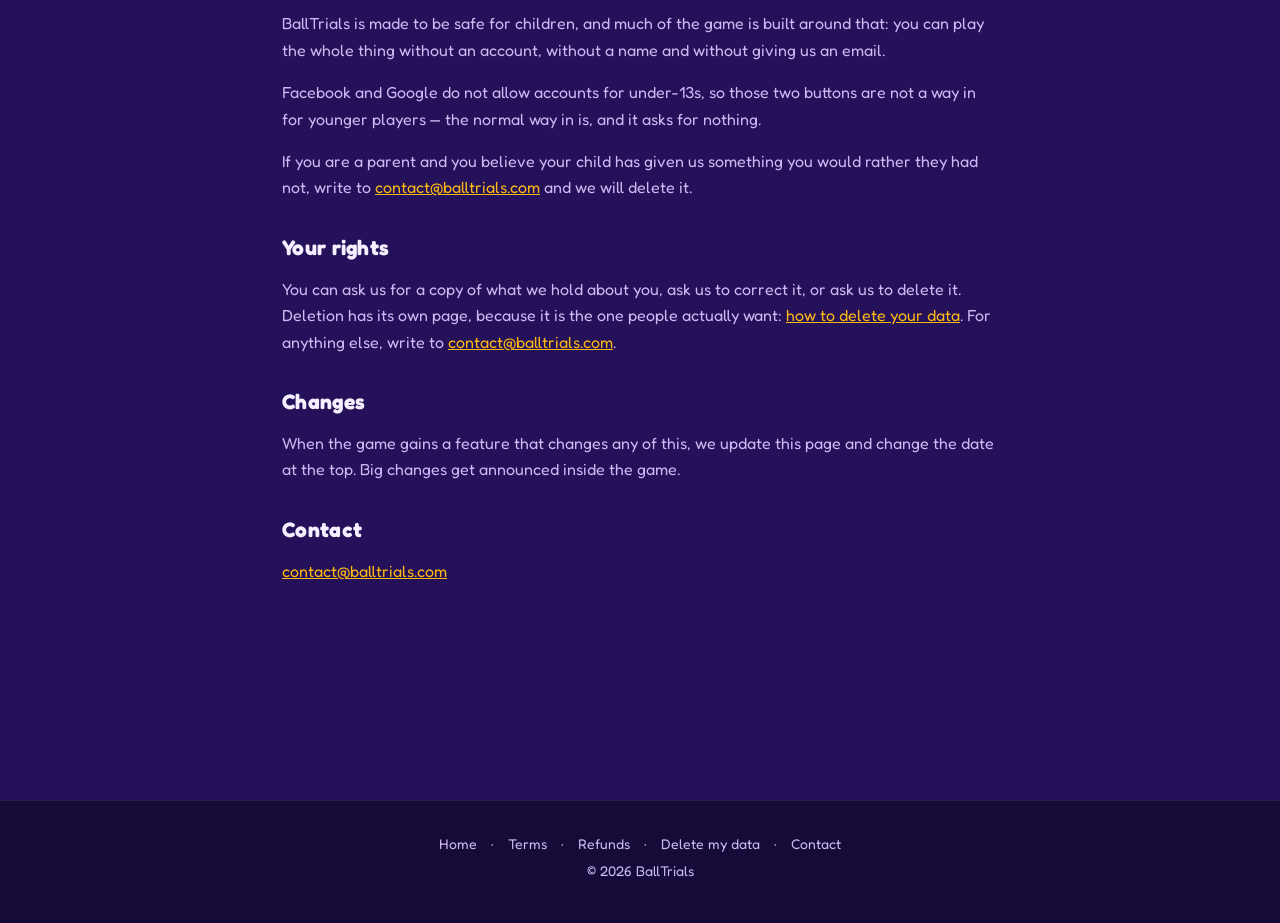
<file: privacy/index.html>
<!doctype html>
<html lang="en">
<head>
<meta charset="utf-8" />
<meta name="viewport" content="width=device-width, initial-scale=1" />
<title>BallTrials · Privacy Policy</title>
<meta name="description" content="What BallTrials stores about you, why, and how to get rid of it." />
<link rel="canonical" href="https://balltrials.com/privacy" />
<meta name="theme-color" content="#241159" />
<link rel="icon" type="image/png" sizes="64x64" href="../assets/favicon-64.png" />
<link rel="preconnect" href="https://fonts.googleapis.com" />
<link rel="preconnect" href="https://fonts.gstatic.com" crossorigin />
<link href="https://fonts.googleapis.com/css2?family=Fredoka:wght@400;500;600;700&family=Lilita+One&display=swap" rel="stylesheet" />
<link rel="stylesheet" href="../style.css" />
<link rel="stylesheet" href="../legal.css" />
</head>
<body>

<nav>
  <a class="brand" href="/"><img src="../assets/logo-180.png" alt="" width="34" height="34" /> BallTrials</a>
  <div class="links">
    <a href="/">Home</a>
    <a href="/terms">Terms</a>
    <a href="/data-deletion">Delete my data</a>
  </div>
</nav>

<main class="legal">
  <h1>Privacy Policy</h1>
  <p class="upd">Last updated: 27 July 2026</p>

  <p>This policy covers the BallTrials game and this website. It is written to be read, not to be survived. If something here is unclear, write to us and we will fix the wording.</p>

  <h2>The short version</h2>
  <div class="box">
    <p>You can play without giving us anything. We do not sell your data, we do not show ads, and we do not track you around the internet. What we store is your game: your progress, your balls and your results. You can have all of it deleted whenever you want.</p>
  </div>

  <h2>Playing without an account</h2>
  <p>You can open the game and play immediately. We create an <strong>anonymous player</strong> on our server so your progress survives a refresh. It is not linked to your name or your email — only to that one browser. If you clear your browser data, that progress is gone.</p>

  <h2>If you create an account</h2>
  <p>An account exists so you can play on more than one device and not lose everything if you lose your phone. You can create one in three ways, and each one gives us something different:</p>
  <ul>
    <li><strong>Email and password.</strong> We store your email address. We never see your password: it reaches our provider already scrambled.</li>
    <li><strong>Continue with Google.</strong> Google tells us your email address and your name.</li>
    <li><strong>Continue with Facebook.</strong> Facebook tells us your email address, your name and your profile picture. We do not post anything to Facebook, ever, and we do not read your friends, your posts or anything else.</li>
  </ul>
  <p>Your email address is used for one thing: to know that the account is yours and to let you back in.</p>

  <h2>What the game stores</h2>
  <ul>
    <li>Your player name, level and experience.</li>
    <li>Your settings (language, sound).</li>
    <li>Your balls: which ones you own, their level and their trophies.</li>
    <li>Your matches: the mode, the result and where you finished.</li>
    <li>Your in-game currency and what you spent it on.</li>
  </ul>
  <p>If you buy something, our payment provider handles the payment and we keep the record of it. <strong>We never see or store your card details.</strong></p>

  <h2>Who else sees it</h2>
  <p>Nobody buys it from us, because we do not sell it. The companies that help us run the game can technically reach it, and only for that:</p>
  <ul>
    <li><strong>Supabase</strong> — stores the accounts and the game data.</li>
    <li><strong>Hostinger</strong> — serves this website and the game.</li>
    <li><strong>Google</strong> and <strong>Meta</strong> — only if you choose to sign in with them.</li>
  </ul>

  <h2>Children</h2>
  <p>BallTrials is made to be safe for children, and much of the game is built around that: you can play the whole thing without an account, without a name and without giving us an email.</p>
  <p>Facebook and Google do not allow accounts for under-13s, so those two buttons are not a way in for younger players — the normal way in is, and it asks for nothing.</p>
  <p>If you are a parent and you believe your child has given us something you would rather they had not, write to <a href="mailto:contact@balltrials.com">contact@balltrials.com</a> and we will delete it.</p>

  <h2>Your rights</h2>
  <p>You can ask us for a copy of what we hold about you, ask us to correct it, or ask us to delete it. Deletion has its own page, because it is the one people actually want: <a href="/data-deletion">how to delete your data</a>. For anything else, write to <a href="mailto:contact@balltrials.com">contact@balltrials.com</a>.</p>

  <h2>Changes</h2>
  <p>When the game gains a feature that changes any of this, we update this page and change the date at the top. Big changes get announced inside the game.</p>

  <h2>Contact</h2>
  <p><a href="mailto:contact@balltrials.com">contact@balltrials.com</a></p>
</main>

<footer>
  <div class="foot-links">
    <a href="/">Home</a> · <a href="/terms">Terms</a> · <a href="/refunds">Refunds</a> · <a href="/data-deletion">Delete my data</a> · <a href="mailto:contact@balltrials.com">Contact</a>
  </div>
  <div>© 2026 BallTrials</div>
</footer>

</body>
</html>
</file>
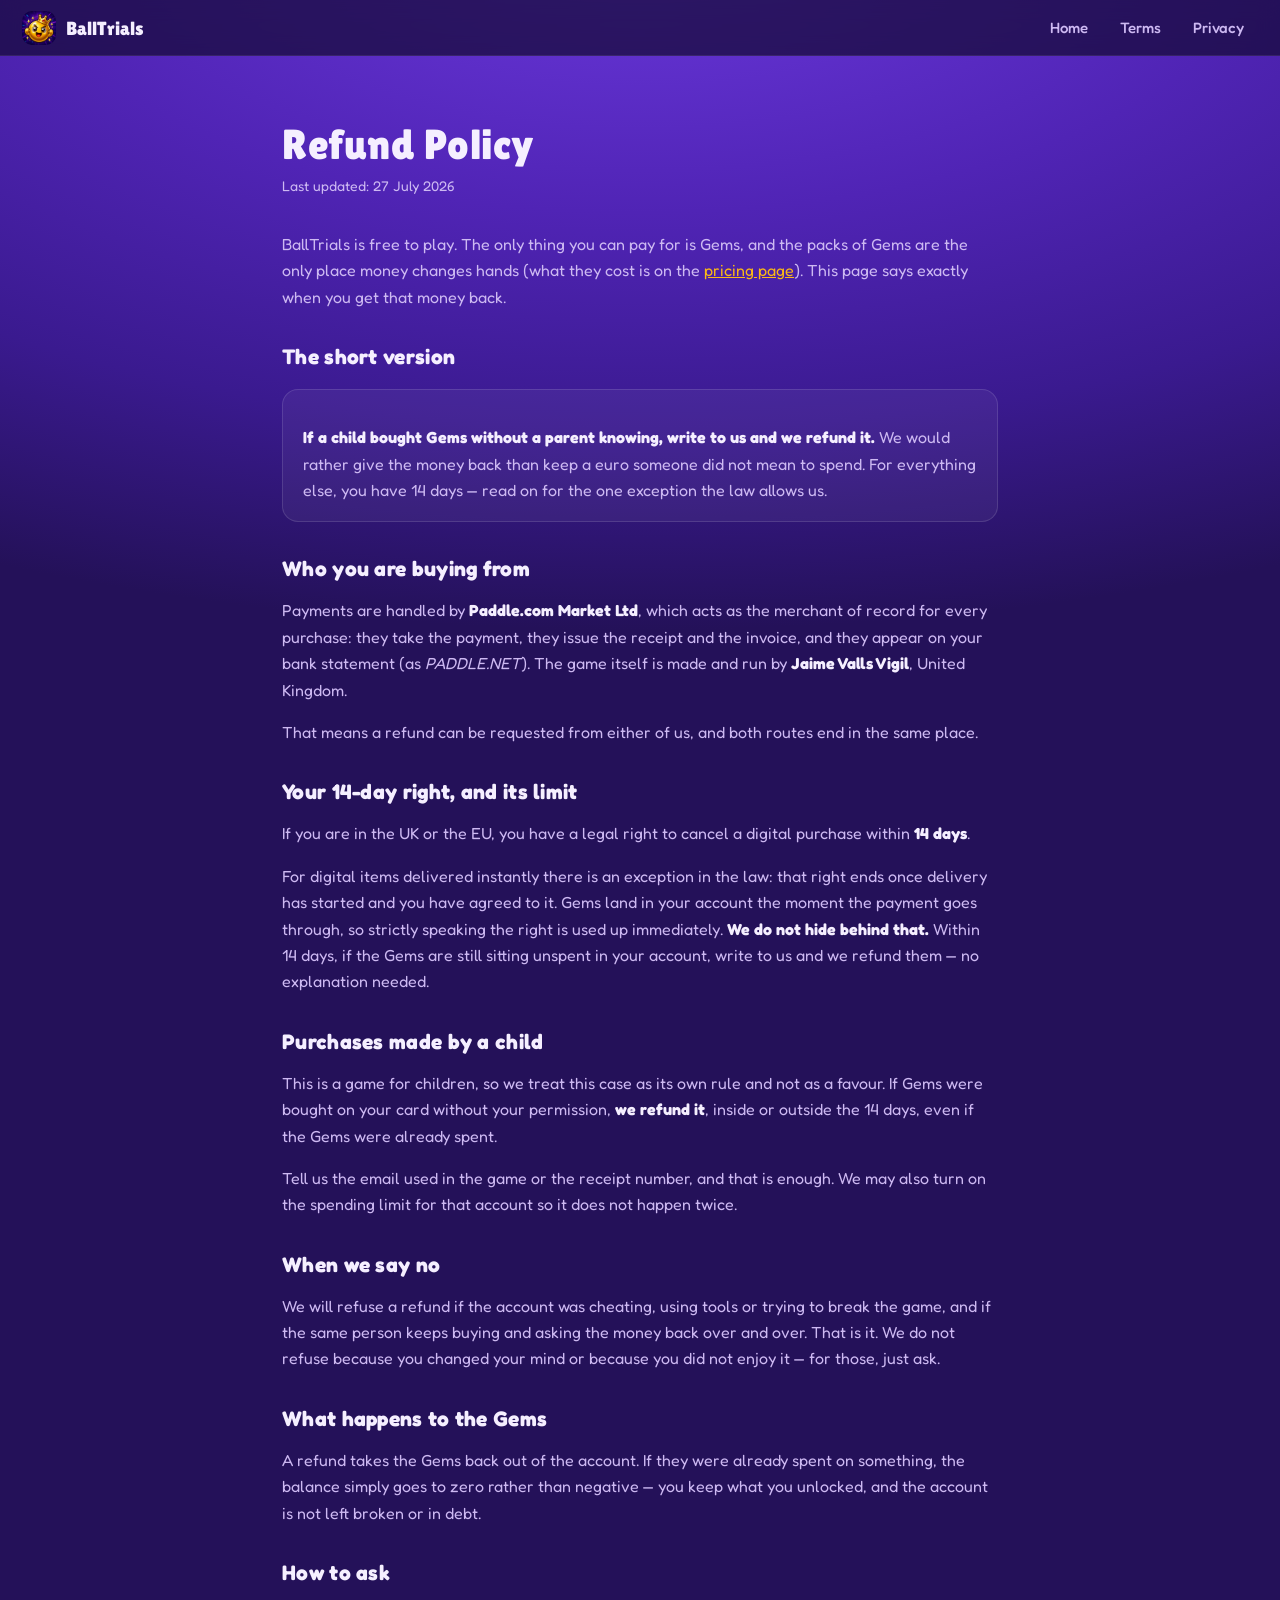
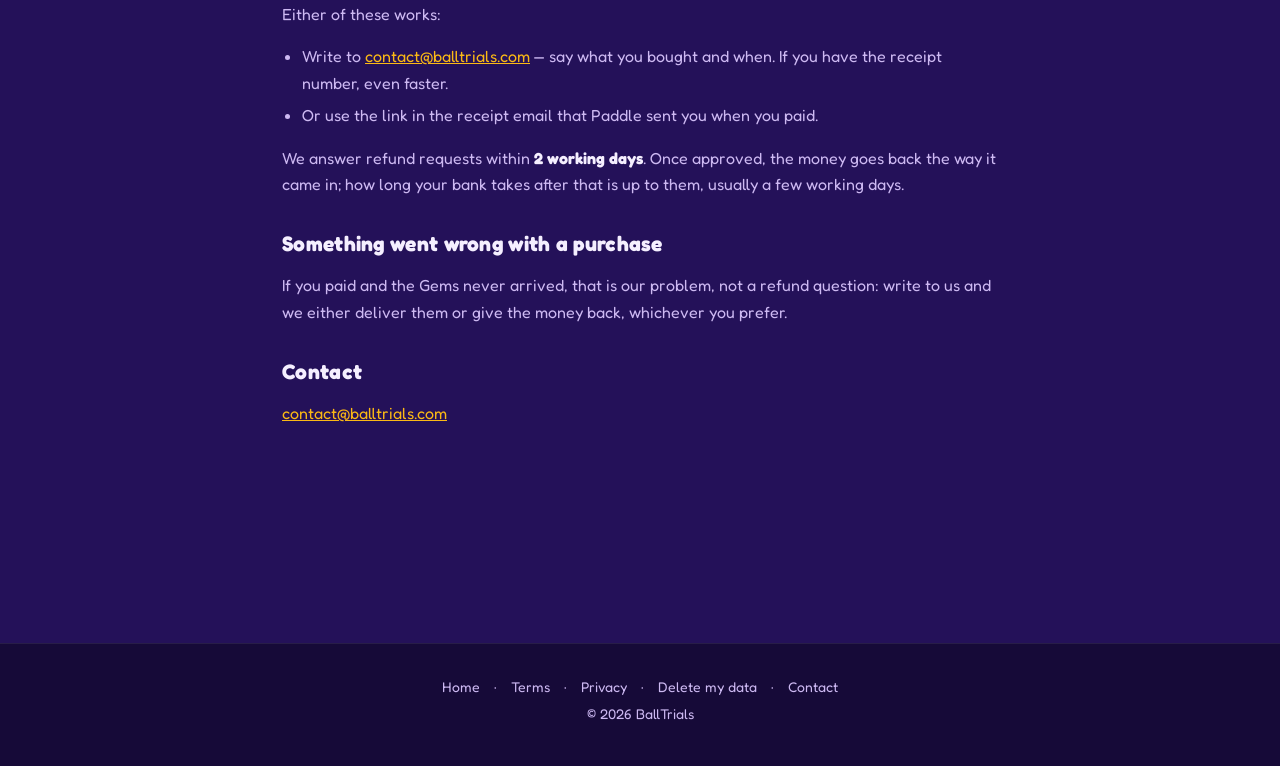
<file: refunds/index.html>
<!doctype html>
<html lang="en">
<head>
<meta charset="utf-8" />
<meta name="viewport" content="width=device-width, initial-scale=1" />
<title>BallTrials · Refund Policy</title>
<meta name="description" content="When you get your money back from BallTrials, and how to ask for it." />
<link rel="canonical" href="https://balltrials.com/refunds" />
<meta name="theme-color" content="#241159" />
<link rel="icon" type="image/png" sizes="64x64" href="../assets/favicon-64.png" />
<link rel="preconnect" href="https://fonts.googleapis.com" />
<link rel="preconnect" href="https://fonts.gstatic.com" crossorigin />
<link href="https://fonts.googleapis.com/css2?family=Fredoka:wght@400;500;600;700&family=Lilita+One&display=swap" rel="stylesheet" />
<link rel="stylesheet" href="../style.css" />
<link rel="stylesheet" href="../legal.css" />
</head>
<body>

<nav>
  <a class="brand" href="/"><img src="../assets/logo-180.png" alt="" width="34" height="34" /> BallTrials</a>
  <div class="links">
    <a href="/">Home</a>
    <a href="/terms">Terms</a>
    <a href="/privacy">Privacy</a>
  </div>
</nav>

<main class="legal">
  <h1>Refund Policy</h1>
  <p class="upd">Last updated: 27 July 2026</p>

  <p>BallTrials is free to play. The only thing you can pay for is Gems, and the packs of Gems are the only place money changes hands (what they cost is on the <a href="/pricing">pricing page</a>). This page says exactly when you get that money back.</p>

  <h2>The short version</h2>
  <div class="box">
    <p><strong>If a child bought Gems without a parent knowing, write to us and we refund it.</strong> We would rather give the money back than keep a euro someone did not mean to spend. For everything else, you have 14 days — read on for the one exception the law allows us.</p>
  </div>

  <h2>Who you are buying from</h2>
  <p>Payments are handled by <strong>Paddle.com Market Ltd</strong>, which acts as the merchant of record for every purchase: they take the payment, they issue the receipt and the invoice, and they appear on your bank statement (as <em>PADDLE.NET</em>). The game itself is made and run by <strong>Jaime Valls Vigil</strong>, United Kingdom.</p>
  <p>That means a refund can be requested from either of us, and both routes end in the same place.</p>

  <h2>Your 14-day right, and its limit</h2>
  <p>If you are in the UK or the EU, you have a legal right to cancel a digital purchase within <strong>14 days</strong>.</p>
  <p>For digital items delivered instantly there is an exception in the law: that right ends once delivery has started and you have agreed to it. Gems land in your account the moment the payment goes through, so strictly speaking the right is used up immediately. <strong>We do not hide behind that.</strong> Within 14 days, if the Gems are still sitting unspent in your account, write to us and we refund them — no explanation needed.</p>

  <h2>Purchases made by a child</h2>
  <p>This is a game for children, so we treat this case as its own rule and not as a favour. If Gems were bought on your card without your permission, <strong>we refund it</strong>, inside or outside the 14 days, even if the Gems were already spent.</p>
  <p>Tell us the email used in the game or the receipt number, and that is enough. We may also turn on the spending limit for that account so it does not happen twice.</p>

  <h2>When we say no</h2>
  <p>We will refuse a refund if the account was cheating, using tools or trying to break the game, and if the same person keeps buying and asking the money back over and over. That is it. We do not refuse because you changed your mind or because you did not enjoy it — for those, just ask.</p>

  <h2>What happens to the Gems</h2>
  <p>A refund takes the Gems back out of the account. If they were already spent on something, the balance simply goes to zero rather than negative — you keep what you unlocked, and the account is not left broken or in debt.</p>

  <h2>How to ask</h2>
  <p>Either of these works:</p>
  <ul>
    <li>Write to <a href="mailto:contact@balltrials.com?subject=Refund%20request">contact@balltrials.com</a> — say what you bought and when. If you have the receipt number, even faster.</li>
    <li>Or use the link in the receipt email that Paddle sent you when you paid.</li>
  </ul>
  <p>We answer refund requests within <strong>2 working days</strong>. Once approved, the money goes back the way it came in; how long your bank takes after that is up to them, usually a few working days.</p>

  <h2>Something went wrong with a purchase</h2>
  <p>If you paid and the Gems never arrived, that is our problem, not a refund question: write to us and we either deliver them or give the money back, whichever you prefer.</p>

  <h2>Contact</h2>
  <p><a href="mailto:contact@balltrials.com">contact@balltrials.com</a></p>
</main>

<footer>
  <div class="foot-links">
    <a href="/">Home</a> · <a href="/terms">Terms</a> · <a href="/privacy">Privacy</a> · <a href="/data-deletion">Delete my data</a> · <a href="mailto:contact@balltrials.com">Contact</a>
  </div>
  <div>© 2026 BallTrials</div>
</footer>

</body>
</html>
</file>
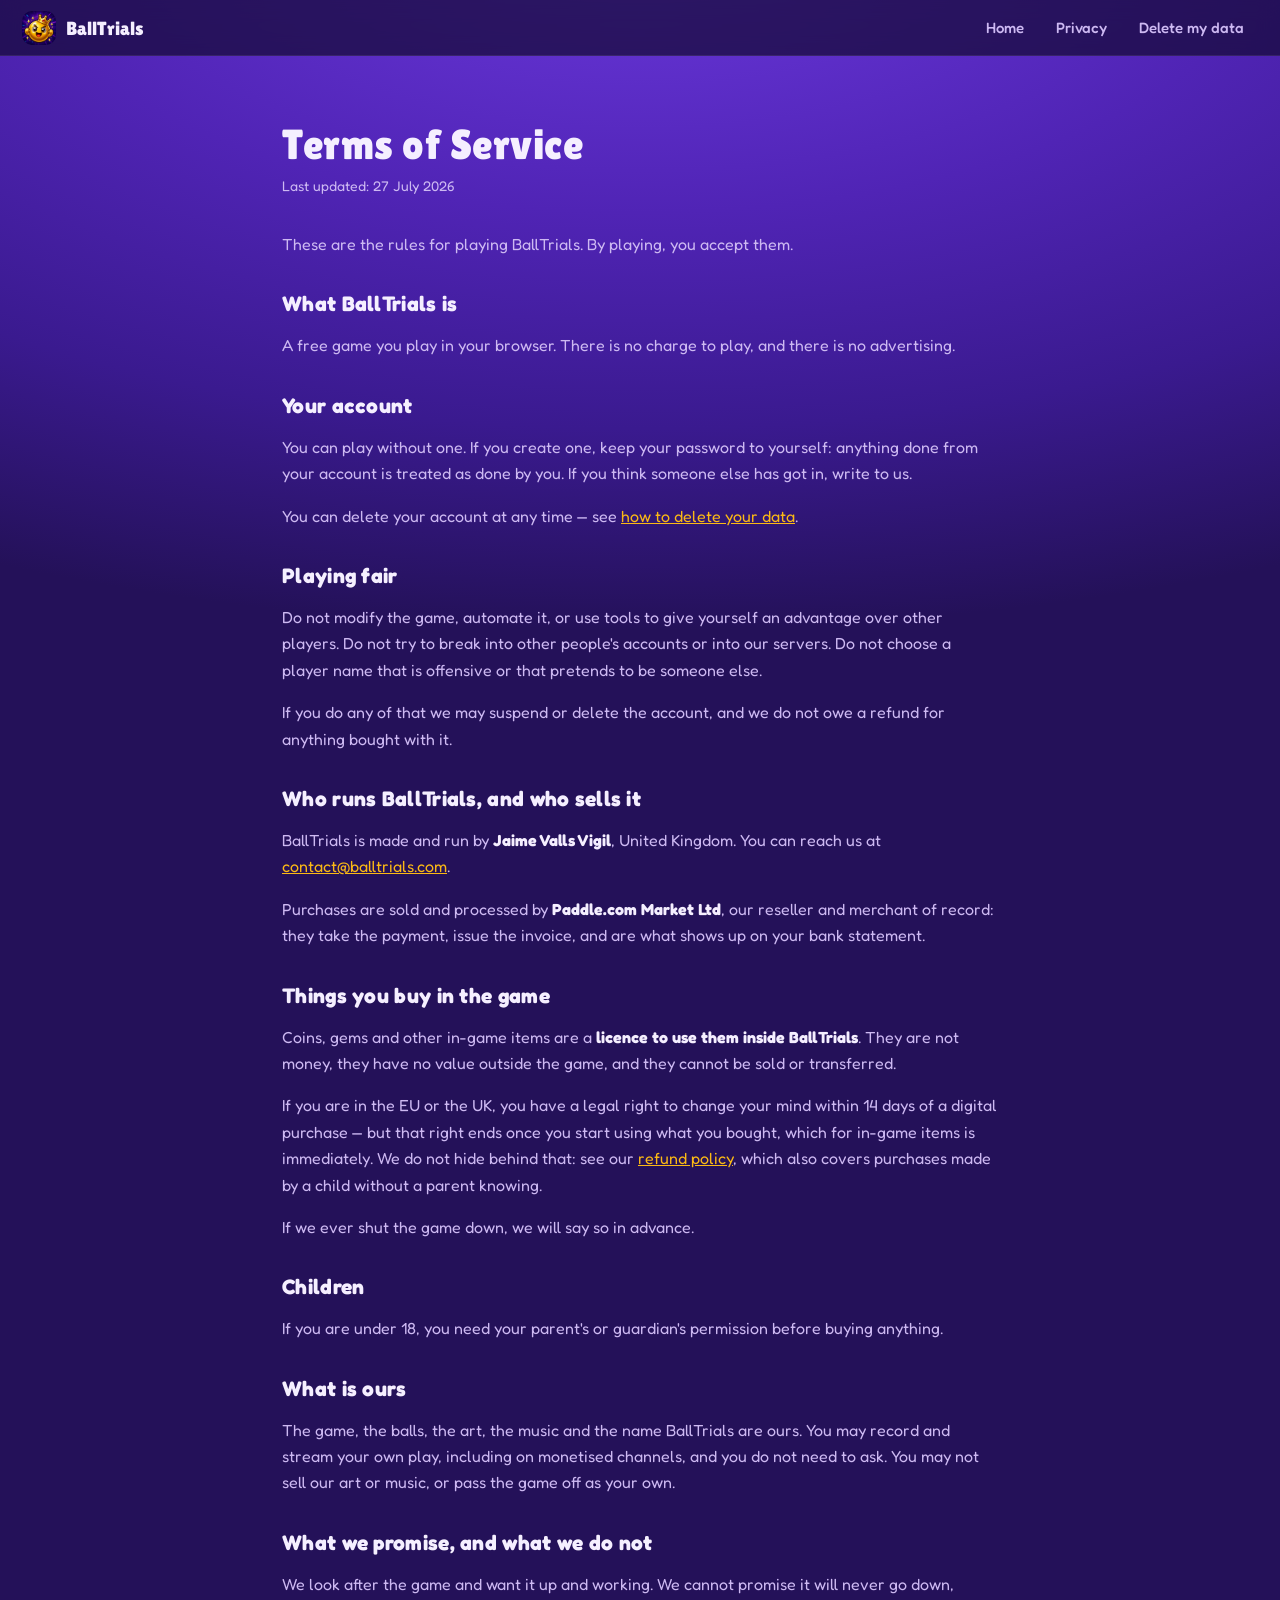
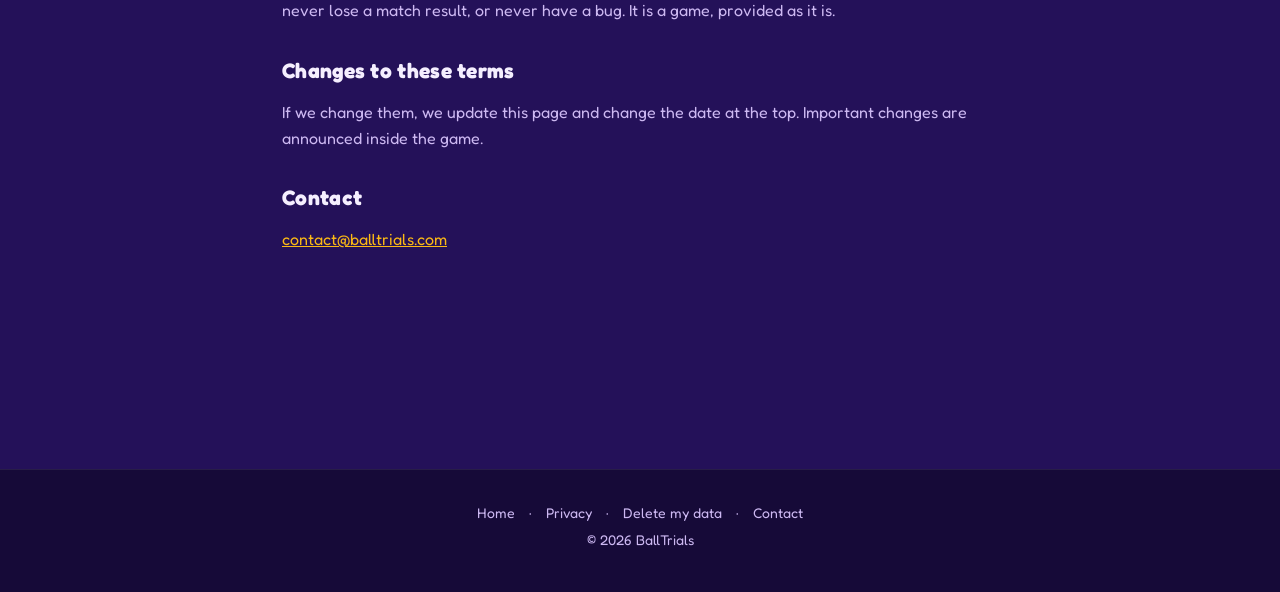
<file: terms/index.html>
<!doctype html>
<html lang="en">
<head>
<meta charset="utf-8" />
<meta name="viewport" content="width=device-width, initial-scale=1" />
<title>BallTrials · Terms of Service</title>
<meta name="description" content="The rules for using BallTrials." />
<link rel="canonical" href="https://balltrials.com/terms" />
<meta name="theme-color" content="#241159" />
<link rel="icon" type="image/png" sizes="64x64" href="../assets/favicon-64.png" />
<link rel="preconnect" href="https://fonts.googleapis.com" />
<link rel="preconnect" href="https://fonts.gstatic.com" crossorigin />
<link href="https://fonts.googleapis.com/css2?family=Fredoka:wght@400;500;600;700&family=Lilita+One&display=swap" rel="stylesheet" />
<link rel="stylesheet" href="../style.css" />
<link rel="stylesheet" href="../legal.css" />
</head>
<body>

<nav>
  <a class="brand" href="/"><img src="../assets/logo-180.png" alt="" width="34" height="34" /> BallTrials</a>
  <div class="links">
    <a href="/">Home</a>
    <a href="/privacy">Privacy</a>
    <a href="/data-deletion">Delete my data</a>
  </div>
</nav>

<main class="legal">
  <h1>Terms of Service</h1>
  <p class="upd">Last updated: 27 July 2026</p>

  <p>These are the rules for playing BallTrials. By playing, you accept them.</p>

  <h2>What BallTrials is</h2>
  <p>A free game you play in your browser. There is no charge to play, and there is no advertising.</p>

  <h2>Your account</h2>
  <p>You can play without one. If you create one, keep your password to yourself: anything done from your account is treated as done by you. If you think someone else has got in, write to us.</p>
  <p>You can delete your account at any time — see <a href="/data-deletion">how to delete your data</a>.</p>

  <h2>Playing fair</h2>
  <p>Do not modify the game, automate it, or use tools to give yourself an advantage over other players. Do not try to break into other people's accounts or into our servers. Do not choose a player name that is offensive or that pretends to be someone else.</p>
  <p>If you do any of that we may suspend or delete the account, and we do not owe a refund for anything bought with it.</p>

  <h2>Who runs BallTrials, and who sells it</h2>
  <p>BallTrials is made and run by <strong>Jaime Valls Vigil</strong>, United Kingdom. You can reach us at <a href="mailto:contact@balltrials.com">contact@balltrials.com</a>.</p>
  <p>Purchases are sold and processed by <strong>Paddle.com Market Ltd</strong>, our reseller and merchant of record: they take the payment, issue the invoice, and are what shows up on your bank statement.</p>

  <h2>Things you buy in the game</h2>
  <p>Coins, gems and other in-game items are a <strong>licence to use them inside BallTrials</strong>. They are not money, they have no value outside the game, and they cannot be sold or transferred.</p>
  <p>If you are in the EU or the UK, you have a legal right to change your mind within 14 days of a digital purchase — but that right ends once you start using what you bought, which for in-game items is immediately. We do not hide behind that: see our <a href="/refunds">refund policy</a>, which also covers purchases made by a child without a parent knowing.</p>
  <p>If we ever shut the game down, we will say so in advance.</p>

  <h2>Children</h2>
  <p>If you are under 18, you need your parent's or guardian's permission before buying anything.</p>

  <h2>What is ours</h2>
  <p>The game, the balls, the art, the music and the name BallTrials are ours. You may record and stream your own play, including on monetised channels, and you do not need to ask. You may not sell our art or music, or pass the game off as your own.</p>

  <h2>What we promise, and what we do not</h2>
  <p>We look after the game and want it up and working. We cannot promise it will never go down, never lose a match result, or never have a bug. It is a game, provided as it is.</p>

  <h2>Changes to these terms</h2>
  <p>If we change them, we update this page and change the date at the top. Important changes are announced inside the game.</p>

  <h2>Contact</h2>
  <p><a href="mailto:contact@balltrials.com">contact@balltrials.com</a></p>
</main>

<footer>
  <div class="foot-links">
    <a href="/">Home</a> · <a href="/privacy">Privacy</a> · <a href="/data-deletion">Delete my data</a> · <a href="mailto:contact@balltrials.com">Contact</a>
  </div>
  <div>© 2026 BallTrials</div>
</footer>

</body>
</html>
</file>
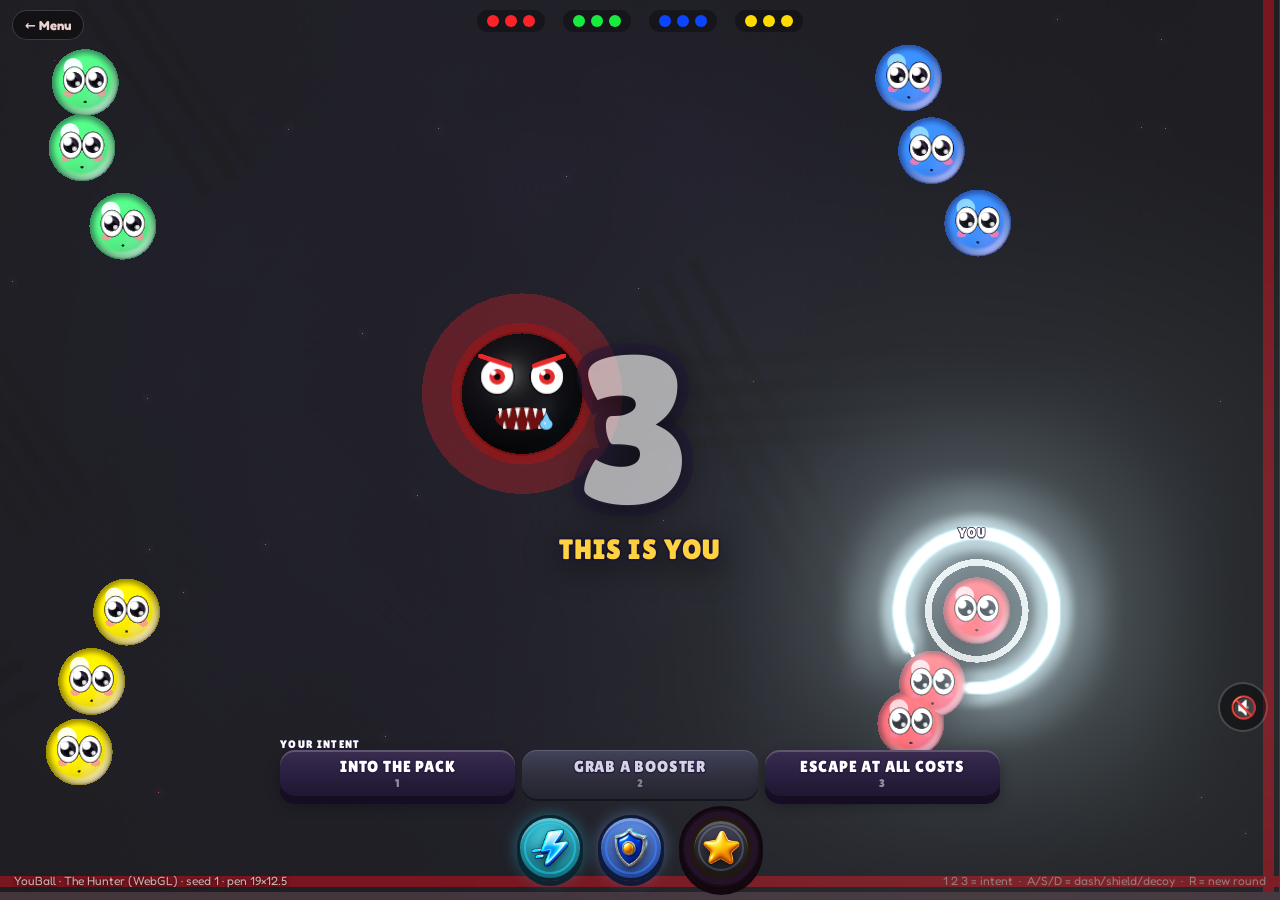
<file: play-cktxj8m6/motor/cazador/index.html>
<!doctype html>
<html lang="en">
<head>
<meta charset="utf-8" />
<meta name="robots" content="noindex, nofollow">
<meta name="bt-build" content="2026-08-08 68577ac">
<meta name="viewport" content="width=device-width, initial-scale=1" />
<!--+AG el HTML se sirve en INGLES (defecto del juego); ?lang=es lo traduce por JS (applyLang) -->
<title>YouBall · The Hunter (WebGL)</title>
<style>
  /*+AG doc 87 · LA LETRA DE LA PARTIDA (misma nota que en race/ y redlight/): este HUD iba a
     `system-ui, Segoe UI` y sus paneles a `'Segoe UI Rounded'`, que SOLO EXISTE EN WINDOWS. En el
     movil el marcador se pintaba con la letra del sistema, distinta en cada aparato, mientras el menu
     de al lado llevaba la del juego. Cache compartida con el shell, asi que coste de red cero. */
  @import url('https://fonts.googleapis.com/css2?family=Fredoka:wght@400;500;600;700&family=Lilita+One&display=swap');
  html,body{margin:0;height:100%;overflow:hidden;background:#0c0c10;color:#fff;
    font-family:var(--fam,'Fredoka','Segoe UI Rounded','Nunito',system-ui,sans-serif)}
  /* LA GUARIDA (docs/46): fondo rojo-noche. Importa en 9:16, donde asoma arriba/abajo del corral. */
  #bg{position:fixed;inset:0;z-index:-1;background:radial-gradient(125% 100% at 50% 42%,#2a1226 0%,#160a16 60%,#06040a 100%);transition:background .3s}
  #bg.frenzy{background:radial-gradient(125% 100% at 50% 42%,#3a0e1a 0%,#1e0812 58%,#0a0308 100%)}
  /* FLASH de captura: tinte a pantalla (rojo+color del equipo) que la sync desvanece POR FRAME DE SIM (determinista) */
  #flash{position:fixed;inset:0;z-index:4;opacity:0;pointer-events:none;mix-blend-mode:screen}
  canvas{display:block;position:fixed;top:0;left:0;z-index:0}
  #top{position:fixed;left:0;right:0;top:10px;display:flex;justify-content:center;gap:18px;pointer-events:none;user-select:none;z-index:5}
  .team{display:flex;align-items:center;gap:6px;background:rgba(0,0,0,.32);padding:5px 10px;border-radius:11px;backdrop-filter:blur(3px)}
  .pip{width:12px;height:12px;border-radius:50%}
  #hud{position:fixed;left:14px;bottom:12px;font-size:12px;color:#c8b3b3;text-shadow:0 1px 4px #000;z-index:5}
  #status{position:fixed;left:0;right:0;top:46px;text-align:center;font-size:13px;color:#eed2d2;text-shadow:0 1px 5px #000;z-index:5}
  .keys{position:fixed;right:14px;bottom:12px;font-size:12px;color:#967b7b;text-align:right;z-index:5}
  /* botón de SONIDO (preview): Web Audio necesita un gesto → arranca mudo y pulsa para invitar al click */
  /*+AG ⚠ 2026-08-08 · SUBE POR ENCIMA DEL HUD. Con el mockup B el disco del SÚPER llega más a la
     derecha y más arriba que la placa que había antes, y medido en un móvil de 360×640 se comía este
     botón: quedaba debajo, sin poder tocarse. Se pega al borde superior del bloque de controles. */
  #snd{position:fixed;right:14px;bottom:calc(170px + env(safe-area-inset-bottom));z-index:6;width:46px;height:46px;border-radius:50%;border:0;
    background:rgba(0,0,0,.42);color:#fff;font-size:22px;line-height:46px;cursor:pointer;
    box-shadow:0 0 0 2px rgba(255,255,255,.14);transition:transform .12s,box-shadow .18s,background .18s}
  #snd:hover{transform:scale(1.08)}
  #snd.on{background:rgba(255,42,51,.5);box-shadow:0 0 0 2px rgba(255,80,80,.6),0 0 16px rgba(255,42,51,.55)}
  #snd.load{opacity:.55}
  #snd:not(.on):not(.load){animation:sndpulse 2.2s ease-in-out infinite}
  @keyframes sndpulse{0%,100%{box-shadow:0 0 0 2px rgba(255,255,255,.14)}50%{box-shadow:0 0 0 2px rgba(255,255,255,.30),0 0 14px rgba(255,255,255,.18)}}
  #err{position:fixed;inset:0;display:none;place-items:center;padding:24px;color:#ffb4b4;text-align:center;z-index:9}
  /*+AG CONTROLES del jugador (prototipo de agencia docs/21): intenciones + boosters sobre el look del video */
  #controls{position:fixed;left:50%;bottom:10px;transform:translateX(-50%);z-index:6;display:flex;flex-direction:column;gap:7px;
    width:min(720px,96vw);font-family:inherit;user-select:none}
  #controls .lbl{font-size:10px;color:#b9a3a8;letter-spacing:.12em;text-transform:uppercase;font-weight:800;text-shadow:0 1px 4px #000}
  #controls .row{display:flex;gap:7px}
  /* ═══ doc 88 · EL BOTÓN DE PARTIDA, AL IDIOMA DE BRAWL (mismo bloque que la Carrera y Luz Roja;
     los 3 motores son ficheros independientes, así que el token se copia). El canto de antes era
     `0 3px 0 #0009` —negro translúcido sobre pista negra, o sea invisible— y el fondo una placa plana.
     Aquí entra la receta del canon: degradado, bisel, canto SÓLIDO y sombra proyectada.
     `min-height:44px` es la regla 14 del doc 60. El cuerpo sube de 12 px (fuera de la escala de la
     regla 8) al clamp 13→16, que son dos peldaños de la escala. */
  #controls button{--j-canto:#150c26;--j-tinte:#ffffff;
    flex:1;border:0;border-radius:15px;padding:9px 5px;min-height:44px;font-family:inherit;font-weight:900;
    font-size:clamp(13px,3.5vw,16px);letter-spacing:.03em;color:#fff;
    background:linear-gradient(180deg,#3a2c50 0%,#2a2040 48%,#1d1530 100%);
    box-shadow:0 5px 0 var(--j-canto), inset 0 2px 0 #ffffff33, inset 0 -3px 0 #00000055, 0 6px 14px #00000055;
    cursor:pointer;transition:transform .05s,filter .1s,box-shadow .08s;line-height:1.06;backdrop-filter:blur(3px)}
  #controls button:active:not(.off){transform:translateY(4px) scale(.985);
    box-shadow:0 1px 0 var(--j-canto), inset 0 2px 0 #ffffff33, 0 2px 6px #00000055;filter:brightness(1.16)}
  #controls button .k{display:block;font-size:9px;opacity:.5;font-weight:800;margin-top:2px}
  #controls button .cd{display:block;font-size:10px;opacity:.75;font-weight:700}
  /*+AG encargo 34: EL ICONO DEL BOOSTER (mismo token que la Carrera; los 3 motores son ficheros
     independientes, asi que el token se copia). En `em` para que crezca con la letra del boton:
     1.7em sobre los 12 px de un movil de 360 = 20 px, el minimo al que la pieza se lee. */
  /* ═══ doc 88 · EL ICONO, APILADO Y GRANDE. Iba en línea delante de la palabra a 1.7em = 20 px,
     quitándole ancho al rótulo. El arte da de sobra (los icono-*.webp son de 256×256), y apilado —la
     disposición que Luz Roja ya usaba— el icono deja de competir con la palabra. */
  /*+AG doc 88 · EL HUECO ENTRE EL RÓTULO Y EL PIE. Medido: eran 0 px, las dos cajas se tocaban. Con el
     trazo de .11em no se notaba; con el de .14em que pidió Jaime («trazos gordos») los contornos se
     pisan y en la captura se lee «SÚPER» encima de su propio pie. El contorno pinta HACIA FUERA de la
     caja, así que el hueco tiene que ser mayor que el trazo: 2,24 px a 16 px de cuerpo → 3 px de gap.
     Es la misma lección del doc 56 §3bis.1 («INDMDUAL»), pero en vertical. */
  #controls #bDash,#controls #bShd,#controls #bSup{display:flex;flex-direction:column;align-items:center;justify-content:center;gap:3px;padding:7px 4px}
  #controls button .bi{display:block;height:1.8em;width:auto;margin:0 auto;vertical-align:middle;
    filter:drop-shadow(0 2px 2px #00000077)}
  /* ⚠ ES `.off` Y NO `:disabled`, Y ESE CAMBIO ES LA MITAD DEL ENCARGO. Un <button disabled> no recibe
     el evento: el navegador se come el toque ANTES de que llegue el juego, así que un booster en
     enfriamiento no podía ni contestar "ahora no puedo" — se comportaba igual que un botón roto. Con
     aria-disabled + esta clase el toque SÍ llega y el manejador contesta con juice.deny().
     Y el apagado deja de ser `opacity:.35`, que borraba el icono y con él la única pista de QUÉ botón
     es: un dash en enfriamiento sigue siendo el dash. */
  /* ⚠⚠ 2026-08-07 (2ª vuelta) · EL APAGADO DEJA DE SER UN FILTRO. Jaime, viéndolo: «tiene trazo negro
     y fondo negro y no se lee bien». Tenía razón y la culpa era de este mismo bloque: el apagado se
     hacía con `filter:grayscale(.55) brightness(.72)`, y un filtro se lo come TODO — la placa, la
     letra y el contorno a la vez. Sobre una placa que ya era oscura (el nitro es azul petróleo) el
     resultado era gris sobre casi negro con un contorno negro alrededor. Y no es un estado raro: es
     lo que estás mirando los 5 segundos siguientes a pulsar el nitro.
     Ahora el apagado tiene SU PROPIA PLACA, neutra y no más oscura que la encendida, y **la letra no
     se toca**: sigue clara con su contorno, que es lo que la hace legible. Sólo se desatura el ICONO,
     que es la pieza que puede permitirse perder color sin perder la forma.
     REGLA: para apagar un botón, cámbiale el COLOR, no le bajes el brillo. Bajar el brillo apaga
     también lo único que hay que seguir leyendo. */
  /* ⚠⚠ Y AQUÍ LA TERCERA VUELTA DE LA MISMA TRAMPA. `#controls button.off` es (1 id, 1 clase, 1 etiqueta) y
     los tintes de reposo de cada booster son `#controls #bXxx` = DOS IDS, que le ganan. O sea que esta
     placa nueva no se aplicaba y el apagado seguía siendo el tinte oscuro de siempre — medido: la
     sonda seguía leyendo el fondo del nitro, no el gris. En CSS los ids mandan: ninguna regla de un
     solo id puede ganarle a una de dos, por mucho que vaya después. Así que el estado se escribe con
     los mismos ids, uno a uno. Es feo y es explícito, que es lo que hace falta después de tropezar
     tres veces con esto en el mismo pase. */
  #controls button.off,
  #controls #iTum.off, #controls #iBoo.off, #controls #iEsc.off, #controls #bDash.off, #controls #bShd.off, #controls #bSup.off{opacity:1;cursor:default;
    background:linear-gradient(180deg,#43435a,#30303f 50%,#24242f);
    box-shadow:0 2px 0 #15151f, inset 0 1px 0 #ffffff26;
    color:#d3d3e2}
  #controls button.off .bi{filter:grayscale(.7) brightness(.9)}
  #controls button.off .cd{opacity:.9}
  /*+AG doc 61: ACUSE DE RECIBO. Aunque la bola ya gira en 0,4 s, 0,4 s mirando una bola que aún no ha
     girado se leen como "no me ha oído". El botón contesta en el MISMO frame del dedo.
     ⚠ doc 88: el `btntap` de este modo era el ÚNICO acuse de recibo de los tres HUD y no llegaba ni a
     sus propios boosters (dash y escudo sólo se apagaban al pulsarse). Lo sustituye `chassis/juice.mjs`,
     que hace lo mismo, mejor y en los tres modos — y además sabe decir que NO. */
  #iTum.on{background:linear-gradient(180deg,#63e0a6,#2ba06a 55%,#1f7a50);
    box-shadow:0 5px 0 #1c6844, inset 0 2px 0 #ffffff66, inset 0 -3px 0 #00000044, 0 0 15px #48c78e66;--j-tinte:#8ff0c4}
  #iBoo.on{background:linear-gradient(180deg,#b0a3ff,#6f5be6 55%,#5443c4);
    box-shadow:0 5px 0 #4133a0, inset 0 2px 0 #ffffff66, inset 0 -3px 0 #00000044, 0 0 15px #9b8cff66;--j-tinte:#c9beff}
  #iEsc.on{background:linear-gradient(180deg,#ff8574,#ec4433 55%,#c9301f);
    box-shadow:0 5px 0 #a12a1e, inset 0 2px 0 #ffffff66, inset 0 -3px 0 #00000044, 0 0 15px #ff6b5a66;--j-tinte:#ffa596}
  /* ═══ doc 88 · CADA BOOSTER, DE SU COLOR, TAMBIÉN EN REPOSO. Los tres eran la misma placa negra para
     tres cosas que no se parecen en nada. Luz Roja ya lo resolvió así y aquí se copia esa regla.
     El DASH es cian porque el cian es el idioma de velocidad del motor (es el color del orbe de dash
     que el propio Cazador ya pinta en pista), el ESCUDO azul, y el SEÑUELO oro — el oro es del súper y
     de nadie más (docs/56 regla 6: un solo amarillo dominante por pantalla). */
  #controls #bDash{--j-tinte:#6fe4ff;background:linear-gradient(180deg,#2b6b8a,#1d4d66 50%,#143a4e);--j-canto:#0a2532}
  #controls #bShd{--j-tinte:#7fb2ff;background:linear-gradient(180deg,#2f4d8e,#233a6c 50%,#182a52);--j-canto:#0d1a38}
  #controls #bSup{--j-tinte:#ffd23f;background:linear-gradient(180deg,#6d5526,#4e3c1c 50%,#382b14);--j-canto:#241a08}
  /* ═══ doc 88 · UN BOOSTER LISTO SE DISTINGUE DE UNO GASTADO ══════════════════════════════════
     Hoy sólo el SÚPER tenía `.ready`: el nitro y el escudo se veían igual estando listos que estando
     en enfriamiento salvo por un pie de 11 px que ponía «LISTO» o «6s». O sea que la información de
     «¿puedo usarlo AHORA?» —la única que el jugador necesita mirando de reojo— vivía en el texto más
     pequeño del HUD.
     ⚠ NO LLEVA BARRIDO NI LATIDO, y eso es a propósito. El barrido de brillo y el latido son del
     SÚPER y de nadie más (docs/56 regla 6 y la nota del doc 73: si avisan todos, no avisa ninguno).
     Aquí sólo sube la saturación y se enciende un halo QUIETO: es la diferencia entre «esto está
     encendido» y «esto te está llamando», y son dos cosas distintas. */
  #controls #bDash.ready{background:linear-gradient(180deg,#4fc6ef,#2a8fb8 52%,#1d6d8e);
    box-shadow:0 5px 0 #0a2532, inset 0 2px 0 #ffffff55, inset 0 -3px 0 #00000044, 0 0 14px #59e0ff66}
  #controls #bShd.ready{background:linear-gradient(180deg,#7fa8f5,#3f66c8 52%,#2c4b9e);
    box-shadow:0 5px 0 #0d1a38, inset 0 2px 0 #ffffff55, inset 0 -3px 0 #00000044, 0 0 14px #7fb2ff66}
  /*+AG 2026-08-08 · EL ESCUDO PUESTO SE VE TAMBIÉN EN EL BOTÓN (misma pieza y mismo porqué que en la Carrera:
     Jaime, «no sabes si ni siquiera lo has activado»). Tres estados = tres colores: cian claro puesto, gris
     recargando, azul listo.
     ⚠ VA DESPUÉS DE `#controls #bShd.off` A PROPÓSITO: las dos son (2 ids, 1 clase) y decide el orden. */
  #controls #bShd.act{background:linear-gradient(180deg,#d3e8ff,#7fb2ff 52%,#4a86e8);
    box-shadow:0 5px 0 #14346e, inset 0 2px 0 #ffffff88, inset 0 -3px 0 #00000033, 0 0 22px #8fd0ffcc;
    animation:shdAct 1.2s ease-in-out infinite}
  #controls #bShd.act .bi{filter:none}
  @keyframes shdAct{0%,100%{filter:drop-shadow(0 0 0 #8fd0ff00)}50%{filter:drop-shadow(0 0 9px #8fd0ffcc)}}
  @media (prefers-reduced-motion:reduce){#controls #bShd.act{animation:none}}
  /*+AG doc 40: mismo lenguaje de "listo para pulsar" que el resto del juego (glow que late + barrido de brillo) */
  #controls #bSup.ready{background:linear-gradient(180deg,#ffe98f,#ffb84a 52%,#ff9021);color:#3a2400;
    box-shadow:0 5px 0 #a85a12, inset 0 2px 0 #ffffff77, inset 0 -3px 0 #00000033, 0 0 22px #ffb03dcc;
    filter:none;opacity:1;position:relative;overflow:hidden;animation:readyGlow 1.9s ease-in-out infinite}
  #bSup.ready::after{content:'';position:absolute;top:0;height:100%;width:32%;left:-45%;
    background:linear-gradient(100deg,#fff0,#ffffff88 46%,#fff0);transform:skewX(-18deg);
    animation:readySweep 3.2s ease-in-out infinite;pointer-events:none}
  @keyframes readySweep{0%{left:-45%}26%,100%{left:132%}}
  @keyframes readyGlow{0%,100%{filter:drop-shadow(0 0 0 #ffd23f00)}50%{filter:drop-shadow(0 0 10px #ffd23fcc)}}
  @media (prefers-reduced-motion:reduce){#bSup.ready,#bSup.ready::after{animation:none}}
  #youlbl{position:fixed;z-index:5;transform:translate(-50%,-100%);font-weight:900;font-size:13px;color:#fff;
    text-shadow:0 2px 6px #000,0 0 10px #0008;letter-spacing:.06em;pointer-events:none;opacity:0}
  /*+AG estado ESPECTADOR: al morir se ocultan los controles y sale este cartel (feedback de "te cazaron") */
  #controls.dead{opacity:0;pointer-events:none;transition:opacity .25s}
  #spectator{position:fixed;left:50%;bottom:16px;transform:translateX(-50%);z-index:7;display:none;
    flex-direction:column;align-items:center;gap:5px;background:rgba(12,8,16,.84);border:1px solid rgba(255,80,80,.42);
    border-radius:15px;padding:14px 30px;text-align:center;backdrop-filter:blur(4px);
    font-family:inherit;box-shadow:0 10px 34px rgba(0,0,0,.55);animation:specIn .28s ease-out}
  #spectator.show{display:flex}
  @keyframes specIn{from{opacity:0;transform:translateX(-50%) translateY(10px) scale(.96)}to{opacity:1;transform:translateX(-50%) translateY(0) scale(1)}}
  #spectator .big{font-size:clamp(22px,5vw,34px);font-weight:900;letter-spacing:.02em;text-shadow:0 2px 10px #000a}
  #spectator .sub{font-size:14px;color:#d6c2c6;font-weight:600}
  #spectator .rkey{font-size:12px;color:#9a888e;margin-top:3px;font-weight:700}
  #spectator .rkey kbd{background:#ffffff1c;border-radius:5px;padding:1px 6px;font-family:inherit}
  /*+AG boton SALIR del cartel de espectador (oro = accion, como JUGAR del shell). Solo visible en embed. */
  #specExit{display:none;margin-top:9px;border:0;border-radius:13px;padding:12px 26px;cursor:pointer;
    font-family:inherit;font-weight:900;font-size:15px;letter-spacing:.02em;color:#3a2400;
    background:linear-gradient(#ffe27a,#ffab35);box-shadow:0 4px 0 #a85a12, inset 0 1px 0 #fff6;
    transition:transform .06s,filter .12s}
  #specExit:active{transform:translateY(2px);box-shadow:0 2px 0 #a85a12}
  #spectator.embed #specExit{display:block}
  #spectator.embed .rkey{display:none}
  /*+AG cuenta atras 3-2-1-YA + momento "este eres tu" (la sim esta en pausa mientras) */
  #count{position:fixed;inset:0;z-index:8;display:none;flex-direction:column;align-items:center;justify-content:center;gap:8px;pointer-events:none;
    font-family:inherit}
  #count.show{display:flex}
  #count .n{font-size:clamp(64px,22vh,190px);font-weight:900;color:#fff;line-height:1;
    text-shadow:0 6px 34px #000,0 0 46px rgba(255,80,96,.5);transition:color .1s}
  #count .you{font-size:clamp(16px,3.6vw,28px);font-weight:800;color:#ffd23f;letter-spacing:.04em;text-shadow:0 2px 12px #000}
  /*+AG viñeta roja de PELIGRO: pulsa cuando el cazador te fija a TI */
  #danger{position:fixed;inset:0;z-index:5;pointer-events:none;opacity:0;
    box-shadow:inset 0 0 150px 45px rgba(255,24,36,.6);transition:opacity .12s}
  /* CTA like/suscríbete: solo al coronar al ganador (icónico, sin texto). Animado por JS por frame (determinista en captura). */
  #cta{position:fixed;bottom:7.5%;left:50%;display:flex;align-items:center;gap:.34em;z-index:7;opacity:0;pointer-events:none;transform-origin:center bottom;font-size:4.3vh}
  #cta .ic{display:flex;align-items:center;gap:.24em;background:rgba(8,6,16,.62);padding:.14em .5em;border-radius:.5em;box-shadow:0 4px 16px rgba(0,0,0,.5)}
  #cta .thumb{display:inline-block;transform-origin:center}
  #cta .bell{display:inline-block;transform-origin:50% 16%}
  #cta .sp{font-size:.56em;filter:drop-shadow(0 0 8px rgba(255,215,90,.95))}
  /* ═══ doc 60 · F4: EL HUD DE PARTIDA PASA A HABLAR EL IDIOMA DEL JUEGO ═══════════════════════════
     La auditoria del 1-ago encontro los 3 HUD de partida con CERO trazos de texto, y son LA superficie
     que el jugador mira todo el rato (el shell ya llevaba el trio en 18 sitios). Aqui se copia tal cual
     el token del kit del shell (juego.html .bstroke, docs/56 regla 1): relleno BLANCO + contorno indigo
     #241a3f + sombra corta hacia abajo. El HUD vive en este fichero, no en el shell, asi que el token se
     copia; si un dia cambia el del kit, hay que cambiarlo en los 3 motores.
     EL ANCHO NO SE PONE A OJO: va en `em`, o sea el 11 % del cuerpo que manda docs/56 §3bis.1, y asi cada
     tamano (incluidos los clamp que cambian con el viewport) lleva el suyo solo y no hay 10 anchos distintos.
     ⚠ paint-order:stroke fill es OBLIGATORIO: sin el, el trazo se pinta ENCIMA del relleno y se come la
       letra por dentro (docs/56 §3bis.2).
     ⚠ el trazo engorda cada letra hacia fuera, asi que lo que lo lleva gana letter-spacing o dos letras
       que se rozaban acaban fundidas ("INDMDUAL", docs/56 §3bis.1). */
  #controls .lbl, #controls button, #youlbl, #spectator .big, #specExit{
    color:#fff; -webkit-text-stroke:.11em #241a3f; paint-order:stroke fill; text-shadow:0 2px 0 #241a3f66}
  /*+AG doc 87 · LA MISMA LISTA LLEVA LA LETRA QUE GRITA: si lleva -webkit-text-stroke, lleva
     --display. El font-weight se queda y lo que se apaga es la SINTESIS — Lilita One tiene un solo
     peso, y en los 8 idiomas que no dibuja (ruso, arabe, tailandes, CJK) el rotulo cae al 900 real de
     esa escritura en vez de quedarse flojo en mitad de la partida. var(--fam) va DETRAS. */
  #controls .lbl, #controls button, #youlbl, #spectator .big, #specExit,
  #count .n, #count .you{
    font-family:'Lilita One', var(--fam,'Fredoka','Segoe UI Rounded','Nunito',system-ui,sans-serif);
    font-synthesis:none; font-synthesis-weight:none}
  /* la cuenta atras conserva SU color (el numero blanco que JS pinta verde en el "¡YA!" y el ambar de
     "este eres tu"): solo se le anade el contorno, que es lo que le faltaba. */
  #count .n, #count .you{-webkit-text-stroke:.11em #241a3f; paint-order:stroke fill; text-shadow:0 2px 0 #241a3f66,0 6px 34px #000}
  /* ═══ doc 88 · EL TRAZO ENGORDA (Jaime: «trazos gordos como las referencias de Brawl Stars») ═════
     El HUD iba a .11em, el mínimo de la banda del doc 60 regla 11 (11-15 %). El resto del juego —el
     JUGAR, las monedas, la compra: arte YA APROBADO— corre a .25em, o sea que el HUD era menos de la
     mitad de grueso que la superficie con la que tiene que hacer juego. Sube a .14em, que sigue dentro
     de la banda y a 13 px de cuerpo son 1,82 px de contorno contra los 1,32 de antes.
     ⚠ Y SUBE CON ÉL EL `letter-spacing`, que no es opcional: el contorno engorda cada letra HACIA
     FUERA, así que dos letras que ya se rozaban se funden. Es literalmente la lección que dejó escrita
     el doc 56 §3bis.1, donde «JUGAR INDIVIDUAL» se leía «INDMDUAL». El banco mide el desbordamiento
     del rótulo en los 20 idiomas para que esto no se vuelva a colar. */
  #controls button{-webkit-text-stroke-width:.14em;letter-spacing:.05em}
  #count .n{letter-spacing:.05em}
  /* docs/56 regla 1: sobre el dorado el texto es BLANCO con trazo, NUNCA tinta oscura sobre amarillo
     (es el mismo arreglo que se le hizo al JUGAR del shell). Van aparte porque #bSup.ready y #specExit
     le ganan en especificidad al grupo de arriba, no por orden.
     ⚠⚠ 2026-08-08 · LA DEL SÚPER NUNCA SE APLICÓ (Jaime lo vio en la Carrera: «texto negro con trazo negro,
     por lo cual queda feo»; aquí estaba copiado igual). `#bSup.ready` es (1 id, 1 clase) y arriba está
     `#controls #bSup.ready{color:#3a2400}`, que es (2 ids, 1 clase) y le gana: quedaba relleno marrón del
     sistema viejo con el contorno indigo del kit encima. Se le pone el mismo número de ids. `#specExit` sí
     funcionaba (no tiene ninguna regla de dos ids que le gane) y se queda como está. */
  #controls #bSup.ready{color:#fff}
  #specExit{color:#fff}
  /* doc 60 regla 9 · SUELO DE 11 px: ningun texto informativo del HUD baja de ahi. Los 10 y 9 px de este
     HUD venian de cuando el HUD era una herramienta de preview en pantalla grande. */
  #controls .lbl, #controls button .cd, #controls button .k{font-size:11px}
  /* doc 60 regla 10 · MAYUSCULAS POR CSS, nunca editando los 20 diccionarios de i18n (en arabe/CJK el
     transform es inocuo). "Tu intencion" y "Boosters" ya iban en mayusculas por el .lbl; aqui entran los
     botones y el cartel de espectador. La frase larga de #spectator .sub se queda en Sentence case. */
  #controls .lbl, #controls button, #count .you, #spectator .big, #specExit{text-transform:uppercase}
  /* ATAJOS DE TECLADO. Medido: los sufijos «1/2/3» y la leyenda de teclas de la esquina se pintan SIEMPRE
     — lo unico que los apagaba era ?capture=1 —, o sea que en el movil de verdad (embed del shell) el
     jugador ve teclas que no tiene. NO se borran: en escritorio se juega con el teclado y ayudan.
     Se apagan donde no hay teclado, o sea donde el puntero es grueso (dedo). */
  @media (pointer:coarse){ #controls button .k, .keys{display:none} }
  /* ═══ doc 88 · «EFECTOS REDUCIDOS» APAGA TAMBIÉN LOS BRILLOS DEL HUD ═════════════════════════
     El ajuste del juego viajaba al motor por `&redfx=1` y sólo bajaba el pixelRatio: el barrido del
     súper, el latido y las respiraciones seguían corriendo. O sea que un jugador que pide menos
     movimiento seguía teniendo la parte del HUD que más se mueve. `prefers-reduced-motion` sí los
     apagaba, pero es el ajuste del SISTEMA, no el del juego, y no todo el mundo lo tiene puesto. */
  html.redfx #bSup.ready, html.redfx #bSup.ready::after,
  html.redfx #controls button.j-hit, html.redfx #controls button.j-roce, html.redfx #controls button.j-deny{animation:none}
  html.redfx #controls button.j-hit{filter:brightness(1.9)}

  /* ═══════════ 2026-08-08 · EL HUD DE PARTIDA PASA AL MOCKUP B (elegido por Jaime) ═══════════════
     Mismo bloque que la Carrera y Luz Roja, mismas razones: el dibujo del booster iba a 64 px en la
     Tienda y a 25 aquí, y la placa rectangular tenía la misma silueta que un botón de menú.
     REGLA: REDONDO = habilidad · RECTÁNGULO = mando.
     ⚠ LAS INTENCIONES (`iTum` / `iBoo` / `iEsc`) NO SE TOCAN. En la Carrera y en Luz Roja el control de
     arriba es una DIRECCIÓN y por eso pasó a flecha; aquí son tres órdenes con significado —«al bulto»,
     «a por un booster», «huir»— que ningún icono cuenta sin haberlo aprendido antes. Cambiarlas pide su
     propio mockup y el visto bueno de Jaime, no un icono inventado sobre la marcha.
     Va AL FINAL del <style>: varias reglas empatan a 2 ids con las de arriba y ahí decide el orden. */
  #controls button{box-sizing:border-box}
  /* el rótulo «BOOSTERS» se va, igual que en la Carrera: es un renglón de 11 px explicando algo que la
     forma ya dice. «TU INTENCIÓN» SE QUEDA: esa fila sí son tres órdenes en palabras y necesita su
     encabezado. Se oculta a la vista, no se borra (i18n y lectores de pantalla). */
  #controls #lblBoost{position:absolute;width:1px;height:1px;margin:-1px;padding:0;overflow:hidden;
    clip-path:inset(50%);white-space:nowrap}
  #controls #bstRow{display:flex;justify-content:center;align-items:center;gap:15px}
  #controls #bDash,#controls #bShd,#controls #bSup{position:relative;flex:0 0 auto;width:66px;height:66px;
    padding:0;border-radius:50%;border:3px solid var(--j-canto,#150c26);gap:0;
    background:radial-gradient(circle at 50% 34%, color-mix(in srgb, var(--cc,#7c6ea8) 58%, #241326), #1a0d1c 78%);
    box-shadow:0 5px 0 #12070f, inset 0 3px 0 #ffffff30, inset 0 -6px 10px #00000066, 0 7px 16px #00000077}
  #controls #bDash::before,#controls #bShd::before,#controls #bSup::before{content:'';position:absolute;
    inset:4px;border-radius:50%;border:2px solid color-mix(in srgb, var(--cc,#7c6ea8) 62%, transparent);pointer-events:none}
  #controls #bDash{--cc:#26d2f5}
  #controls #bShd{--cc:#3d8bff}
  #controls #bSup{--cc:#ffd23f}
  #controls #bstRow button .bi{height:42px;width:42px;margin:0;filter:drop-shadow(0 3px 5px #000a)}
  /* el rótulo se oculta a la VISTA, no se borra: applyLang sigue escribiéndolo y el botón se sigue
     anunciando en el idioma del jugador. Un `aria-label` aquí lo habría dejado mudo en 19 idiomas. */
  #controls #bstRow button .t{position:absolute;width:1px;height:1px;margin:-1px;padding:0;overflow:hidden;
    clip-path:inset(50%);white-space:nowrap}
  #controls #bstRow button .cd{position:absolute;bottom:-5px;inset-inline-end:-6px;min-width:26px;height:22px;
    padding:0 6px;border-radius:999px;font-size:13px;line-height:18px;opacity:1;
    background:linear-gradient(#ffe14d,#ffab1f);color:#17102e;border:2px solid #17102e;
    box-shadow:0 2px 0 #0007;-webkit-text-stroke-width:0;text-shadow:none}
  #controls #bstRow button.vacio .cd{background:linear-gradient(#e0293d,#8e2130);color:#fff}
  #controls #bstRow button .cd:empty{display:none}
  #controls #bDash.ready{background:radial-gradient(circle at 50% 34%, #4fe0f5, #12707e 78%);
    box-shadow:0 5px 0 #0a2532, inset 0 3px 0 #ffffff44, 0 0 16px #26d2f566}
  #controls #bShd.ready{background:radial-gradient(circle at 50% 34%, #7fa8f5, #24479e 78%);
    box-shadow:0 5px 0 #0d1a38, inset 0 3px 0 #ffffff44, 0 0 16px #7fb2ff66}
  #controls #bShd.act{background:radial-gradient(circle at 50% 34%, #e6f2ff, #6aa6f5 78%);
    box-shadow:0 5px 0 #14346e, inset 0 3px 0 #ffffff88, 0 0 22px #8fd0ffcc;
    animation:shdAct 1.2s ease-in-out infinite}
  #controls #bSup.ready{background:radial-gradient(circle at 50% 34%, #ffe27a, #f0801e 78%);
    box-shadow:0 5px 0 #a85a12, inset 0 3px 0 #ffffff70, 0 0 18px #ffb03daa}
  #controls #bDash.off,#controls #bShd.off,#controls #bSup.off{background:radial-gradient(circle at 50% 34%, #4d4d64, #26262f 78%)}
  #controls #bstRow button.off::before{border-color:#ffffff2e}
  /* el aro de carga del súper: la barra que pidió Jaime, pegada a lo que se carga */
  #controls #supAro{position:relative;box-sizing:border-box;display:grid;place-items:center;
    width:84px;height:84px;flex:0 0 auto;padding:9px;border-radius:50%;border:3px solid #12070f;
    background:conic-gradient(#ffd23f calc(var(--p,0)*1%), #241326 0);
    box-shadow:0 5px 0 #12070f, inset 0 0 0 2px #00000066}
  #controls #supAro.lleno{box-shadow:0 5px 0 #8a5a10, 0 0 22px #ffb03daa, inset 0 0 0 2px #00000066}
  #controls #supAro #bSup{width:100%;height:100%;box-shadow:inset 0 3px 0 #ffffff30, inset 0 -6px 10px #00000066}

  /*+AG ═══ 2026-08-08 (VB Jaime) · «ESTO SALE CONTIGO»: el estado ARMADO ══════════════════════════
     Mismo token que la Carrera y Luz Roja: aro BLANCO que respira + un pelín de tamaño. Blanco porque es
     el único color libre de mecánica aquí (cian=impulso, azul=escudo, oro=señuelo). Se apaga en el «¡YA!». */
  #controls #bDash.arm, #controls #bShd.arm, #controls #bSup.arm,
  #controls #iTum.arm, #controls #iBoo.arm, #controls #iEsc.arm{
    box-shadow:0 0 0 3px #ffffffdd, 0 5px 0 var(--j-canto,#150c26), 0 0 20px #ffffff88, inset 0 2px 0 #ffffff44;
    animation:armPulso 1.15s ease-in-out infinite}
  @keyframes armPulso{0%,100%{transform:scale(1)}50%{transform:scale(1.05)}}
  @media (prefers-reduced-motion:reduce){#controls button.arm{animation:none}}
  html.redfx #controls button.arm{animation:none}
</style>
</head>
<body>
<script>
/*+AG ?drive=1 (verificacion DOM/JS, docs/34): cuando el pane/iframe NO compone frames, el rAF nativo nunca
   dispara y el juego no avanza. Este script CLASICO (corre ANTES que el modulo) encola los callbacks de rAF
   y falsea performance.now; window.__driveFrames(n) bombea n frames sinteticos a 60fps desde consola/tests.
   Sin ?drive=1 es un no-op total. NO toca la Sim ni el determinismo (solo el reloj del render). */
if(new URLSearchParams(location.search).get('drive')==='1'){
  window.__rafQ=[]; window.__drvT=1000;
  window.requestAnimationFrame=function(cb){ window.__rafQ.push(cb); return window.__rafQ.length; };
  window.cancelAnimationFrame=function(){};
  performance.now=function(){ return window.__drvT; };
  window.__driveFrames=function(n){ for(var i=0;i<n;i++){ window.__drvT+=1000/60; var q=window.__rafQ.splice(0); for(var k=0;k<q.length;k++){ q[k](window.__drvT); } } return window.__drvT; };
}
</script>

<!-- Volver al shell de selección de modo (docs/21 §9). Esquina superior izquierda, libre en este layout. -->
<a id="backMenu" href="../../index.html" style="position:fixed;top:calc(10px + env(safe-area-inset-top));left:12px;z-index:20;display:inline-flex;align-items:center;gap:5px;text-decoration:none;color:#eed2d2;background:rgba(0,0,0,.42);border:1px solid rgba(255,255,255,.18);border-radius:999px;padding:6px 12px;font-weight:800;font-size:13px;backdrop-filter:blur(3px)">← Menu</a>
<div id="bg"></div>
<div id="flash"></div>
<div id="top"></div>
<div id="status"></div>
<div id="hud"><span id="hudName">YouBall · The Hunter (WebGL)</span> · <span id="meta"></span></div>
<div id="cta"><b class="sp">✨</b><span class="ic"><b class="thumb">👍</b><b class="bell">🔔</b></span><b class="sp">✨</b></div>
<div class="keys" id="keys">1 2 3 = intent &nbsp;·&nbsp; A/S/D = dash/shield/decoy &nbsp;·&nbsp; R = new round</div>
<!--+AG controles del jugador (intenciones docs/19 3.3 + boosters docs/04) -->
<div id="youlbl">YOU</div>
<div id="controls">
  <div><div class="lbl" id="lblIntent">Your intent</div>
    <div class="row">
      <button id="iTum"><span class="t">Into the pack</span><span class="k">1</span></button>
      <button id="iBoo"><span class="t">Grab a booster</span><span class="k">2</span></button>
      <button id="iEsc"><span class="t">Escape at all costs</span><span class="k">3</span></button>
    </div></div>
  <div><div class="lbl" id="lblBoost">Boosters</div>
    <div class="row" id="bstRow">
      <!--+AG encargo 34: el icono lo pone el HTML (arte/ui/icono-*.webp), NO la cadena traducida: el rayo, el
           escudo y la estrella viajaban dentro de boosts[] en los 20 idiomas y los dibujaba el emoji del
           sistema, distinto en cada movil (por eso aqui ya no queda ni un emoji que grepear). -->
      <!--+AG ⚠ 2026-08-08 · EL IMPULSO RECUPERA SU DIBUJO. Este botón enseñaba `icono-nitro.webp`, o sea
           el propulsor del NITRO, que es exactamente el fallo que Jaime cantó en la Tienda: «te pedí que
           pusieses iconos distintos al nitro y al dash, no lo has hecho». Allí se arregló el 7-ago con el
           arte que Codex ya había entregado (`icono-dash.webp`, el rayo cian con líneas de velocidad) y
           la pantalla de PARTIDA se quedó sin arreglar: el mismo booster con dos caras según dónde lo
           mires. Aquí queda igualado con la Tienda. -->
      <button id="bDash"><img class="bi" src="../../arte/ui/icono-dash.webp" alt=""><span class="t">Dash</span><span class="cd" id="cdDash"></span></button>
      <button id="bShd"><img class="bi" src="../../arte/ui/icono-escudo.webp" alt=""><span class="t">Shield</span><span class="cd" id="cdShd"></span></button>
      <!--+AG el súper va DENTRO de su aro de carga: el aro es el que se llena, el disco el que se pulsa. -->
      <span id="supAro" style="--p:0"><button id="bSup"><img class="bi" src="../../arte/ui/icono-super.webp" alt=""><span class="t">Decoy</span><span class="cd" id="cdSup"></span></button></span>
    </div></div>
</div>
<!--+AG viñeta de peligro (te fijan) + cuenta atras con "este eres tu" -->
<div id="danger"></div>
<div id="count"><div class="n" id="countN"></div><div class="you" id="countYou">This is you</div></div>
<!--+AG cartel de espectador (aparece al morir/terminar; los controles se ocultan) -->
<div id="spectator">
  <div class="big" id="specTitle"></div>
  <div class="sub" id="specSub"></div>
  <div class="rkey" id="specKey">You keep watching the match &nbsp;·&nbsp; <kbd>R</kbd> = new round</div>
  <!--+AG SALIR: en embed, cobrar las copas por lo hecho y volver a Resultados sin esperar a que acabe la ronda -->
  <button id="specExit">▸ SEE RESULTS</button>
</div>
<div id="err">The 3D modules failed to load from the CDN. Open this with internet access.</div>

<!--+AG ICONO DE MODO para el cartel de arranque: script CLÁSICO (se ejecuta antes del módulo) igual que en
     juego.html, así window.VENDORED_MODE_ICONS ya existe cuando chassis/arranque.mjs construye el cartel. -->
<script src="../../i18n/idiomas.js?v=68577ac"></script><!--+AG doc 49: catalogo y cargador de los 20 idiomas, compartido con el shell. Clasico y antes del modulo. -->
<script src="../../arte/modeicons-vendored.js"></script>

<script type="importmap">
{ "imports": {
  "three": "../vendor/three-0.160.0/three.module.js",
  "three/addons/": "../vendor/three-0.160.0/examples/jsm/"
}}
</script>

<script type="module">
import { THREE, BLOOM, sat, createStage, createParticles, makeBallVinyl, makeFacePlane, createItemPool, createItemPops, createStarBurst, createWindTrail, createBloom, frameOrtho } from '../chassis/gfx.mjs?v=68577ac';
import { archLook } from '../chassis/ballmat.mjs?v=68577ac';   //+AG doc 41 bloque G: material de la bola-heroe
import { attachSquash } from '../chassis/squash.mjs?v=68577ac';
import { crearEscudos } from '../chassis/escudo.mjs?v=68577ac';   //+AG 2026-08-08: la burbuja que dice "llevo escudo puesto" (misma pieza que la Carrera)
import { paleta as estelaPaleta, emiteEstela } from '../chassis/estelas.mjs?v=68577ac';   //+AG doc 97 §6: la estela cosmetica del jugador
import { Sim, RNG, TEAMS, BALL_R, ARENA_W, ARENA_H, FPS, AGENCIA } from './sim.js?v=68577ac';
import { EmoBook, PRIO } from '../chassis/emotions.mjs?v=68577ac';
import { archFace } from '../chassis/facegen.mjs?v=68577ac';   //+AG archFace: la cara de la FICHA (ceja+boca del heroe) sobre el reposo
import { createCelebration } from '../chassis/celebration.mjs?v=68577ac';
import { createWebAudio, pickTrack } from '../chassis/webaudio.mjs?v=68577ac';
import { crearInventario } from '../chassis/invboost.mjs?v=68577ac';   //+AG 2026-08-06 inventario de boosters (1 uso gratis + stock comprado)
import { buildSfxBuffer } from './sfxmap.mjs?v=68577ac';
import { createCoach } from '../chassis/coach.mjs?v=68577ac';   //+AG COACH del tutorial "Cómo jugar" (solo se usa con ?tutorial=1)
import { crearSalida } from '../chassis/salida.mjs?v=68577ac';   //+AG 2026-08-08 · preparar la bola durante la cuenta atrás
import { createArranque, modeBanner, sfxCountdown } from '../chassis/arranque.mjs?v=68577ac';   //+AG cartel "¿LISTO?" + cuenta atrás CON sonido (los 3 modos)
import { leerEmparejamiento, createEmparejamiento } from '../chassis/emparejar.mjs?v=68577ac';  //+AG docs/99 §6: los ocho con cara y nombre, en vez del "¡LISTO!"
import { createUiSfx } from '../chassis/uisfx.mjs?v=68577ac';   //+AG doc 88: el sonido de "no puedo"
import { createJuice } from '../chassis/juice.mjs?v=68577ac';   //+AG doc 88: lo que pasa cuando el dedo toca un botón (los 3 modos)
//+AG el ámbito NO es opcional: la regla base es `#controls button` (id + etiqueta) y le gana en
//   especificidad a cualquier `.j-hit` suelto. Es la misma trampa que ya costó una versión muerta en la
//   Carrera y otra en Luz Roja; aquí va escrita para no repetirla una tercera vez.
const juice = createJuice({ ambito:'#controls', reducido: new URLSearchParams(location.search).get('redfx')==='1' });
import { createPausa } from '../chassis/pausa.mjs?v=68577ac';   //+AG la partida se PARA cuando el shell pregunta encima (los 3 modos)
import { cantarPuesto } from '../chassis/veredicto.mjs?v=68577ac';   //+AG cartel de FIN: "en qué puesto has quedado", antes de soltar el resultado al shell
import { runToEnd } from '../chassis/simrun.mjs?v=68577ac';

window.addEventListener('error', e => { document.getElementById('err').style.display='grid'; console.error(e.error||e.message); });

const { renderer, scene, cam } = createStage();
//+AG doc 38 Fase 2: calidad del shell via &gfx=/&redfx= → baja el pixelRatio en low/med/efectos-reducidos (palanca
//   barata, sin riesgo). El bloom (chassis compartido) es el camino de render y NO se salta aqui (declarado).
(()=>{ const q=new URLSearchParams(location.search); let cap=2;
  const g=q.get('gfx'); if(g==='low') cap=1; else if(g==='med') cap=1.5;
  if(q.get('redfx')==='1') cap=Math.min(cap,1);
  //+AG doc 88: el ajuste del juego («Efectos reducidos») marca el <html> para que el CSS pueda apagar
  //   los brillos del HUD, no sólo bajar la resolución. Va aquí, en el mismo sitio donde ya se lee.
  document.documentElement.classList.toggle('redfx', q.get('redfx')==='1');

  renderer.setPixelRatio(Math.min(devicePixelRatio, cap)); })();
const P = createParticles(scene);
const itemPool = createItemPool(scene, 1.5);
const itemPops = createItemPops(scene);   // pop de consumo (icono crece + se desvanece) compartido
const celeb = createCelebration(scene, TEAMS);   // copa + confeti grande, igual que en la carrera
const stars = createStarBurst(scene), wind = createWindTrail(scene);   // VINILO v2 (docs/41): impacto + viento
const bloom = createBloom(renderer, scene, cam);
const XH = ARENA_W/2, YH = ARENA_H/2;

// --- LOOK "LA GUARIDA" (docs/46): A/B por URL. ?look=0 = look viejo (gris) para comparar; default = nuevo. ---
const NEW_LOOK = new URLSearchParams(location.search).get('look') !== '0';
const bgEl = document.getElementById('bg'), flashEl = document.getElementById('flash');
if(!NEW_LOOK && bgEl) bgEl.style.background='radial-gradient(125% 100% at 50% 42%,#211a1a 0%,#121011 62%,#070506 100%)';

// TEXTURA de suelo procedural (canvas): base violeta-noche + moteado orgánico + marcas de garra + viñeta.
// Semilla FIJA (no la de la partida) → idéntica en preview y captura (determinismo, docs/46 §1). Patrón: lavaTexture (gfx.mjs).
function guaridaTexture(){
  const W=384, H=256, c=document.createElement('canvas'); c.width=W; c.height=H; const x=c.getContext('2d'); const R=new RNG(777);
  x.fillStyle='#141225'; x.fillRect(0,0,W,H);                                     // base violeta-noche
  for(let i=0;i<160;i++){ const bx=R.random()*W, by=R.random()*H, r=8+R.random()*34, up=R.random()<0.5;   // moteado (2 tonos ±)
    const col=up?'34,28,60':'9,7,18', g=x.createRadialGradient(bx,by,0,bx,by,r);
    g.addColorStop(0,'rgba('+col+','+(0.06+R.random()*0.10)+')'); g.addColorStop(1,'rgba('+col+',0)'); x.fillStyle=g; x.beginPath(); x.arc(bx,by,r,0,7); x.fill(); }
  for(let gm=0;gm<5;gm++){ const cx=R.random()*W, cy=R.random()*H, a=R.random()*6.283, len=40+R.random()*70;   // marcas de garra (3-4 trazos paralelos)
    const nx=Math.cos(a), ny=Math.sin(a), px=-ny, py=nx, claws=3+Math.floor(R.random()*2);
    for(let k=0;k<claws;k++){ const off=(k-(claws-1)/2)*(5+R.random()*3);
      x.strokeStyle='rgba(8,6,16,'+(0.35+R.random()*0.25)+')'; x.lineWidth=2.5+R.random()*1.5; x.lineCap='round';
      x.beginPath(); x.moveTo(cx+px*off,cy+py*off); x.lineTo(cx+px*off+nx*len,cy+py*off+ny*len); x.stroke(); } }
  const vg=x.createRadialGradient(W/2,H/2,H*0.25,W/2,H/2,H*0.72);                  // viñeta: oscurece bordes
  vg.addColorStop(0,'rgba(0,0,0,0)'); vg.addColorStop(1,'rgba(0,0,0,0.45)'); x.fillStyle=vg; x.fillRect(0,0,W,H);
  const t=new THREE.CanvasTexture(c); t.colorSpace=THREE.SRGBColorSpace; return t;
}

// --- CORRAL: suelo (guarida texturizada o slate viejo) + 4 muros; ninguno entra al bloom → no brillan ---
const floor = new THREE.Mesh(new THREE.BoxGeometry(ARENA_W, ARENA_H, 0.2), NEW_LOOK
  ? new THREE.MeshStandardMaterial({map:guaridaTexture(), roughness:0.9, envMapIntensity:0.25})
  : new THREE.MeshStandardMaterial({color:new THREE.Color(0.135,0.145,0.18), roughness:0.85, envMapIntensity:0.3}));
floor.position.set(0,0,-0.1); scene.add(floor);
const wallMat = new THREE.MeshStandardMaterial({color: NEW_LOOK?0x3a2430:0x3a3e4a, roughness: NEW_LOOK?0.7:0.5, metalness: NEW_LOOK?0.1:0.3, envMapIntensity:0.5});
const WT=0.45;
function addWall(w,h,x,y){ const m=new THREE.Mesh(new THREE.BoxGeometry(w,h,0.8), wallMat); m.position.set(x,y,0.25); scene.add(m); }
addWall(ARENA_W+WT, WT, 0, YH+WT/2); addWall(ARENA_W+WT, WT, 0, -YH-WT/2);
addWall(WT, ARENA_H+WT, XH+WT/2, 0); addWall(WT, ARENA_H+WT, -XH-WT/2, 0);

// LISTÓN de peligro (borde interior emisivo rojo): recorta el corral y da el idioma "recinto peligroso".
// MeshBasicMaterial toneMapped:false SIN capa BLOOM (gotcha medio-mapa-negro, docs/46 §1). La sync lo enrojece en frenesí.
const RAIL_BASE = new THREE.Color(0x7a1620), RAIL_FRENZY = new THREE.Color(0xff2028);
const rails=[];
function addRail(w,h,rx,ry){ const m=new THREE.Mesh(new THREE.PlaneGeometry(w,h), new THREE.MeshBasicMaterial({color:RAIL_BASE.clone(), toneMapped:false})); m.position.set(rx,ry,0.42); scene.add(m); rails.push(m); }
if(NEW_LOOK){ const RW=0.14, ins=0.06;
  addRail(ARENA_W, RW, 0, YH-ins-RW/2); addRail(ARENA_W, RW, 0, -YH+ins+RW/2);
  addRail(RW, ARENA_H, XH-ins-RW/2, 0); addRail(RW, ARENA_H, -XH+ins+RW/2, 0); }

// MOTAS de ambiente ("polvo de guarida"): Points propio (NO bloom), semilla fija, deriva lenta por reloj de sim.
let dust=null;
if(NEW_LOOK){
  const N=32, geo=new THREE.BufferGeometry(), pos=new Float32Array(N*3), col=new Float32Array(N*3), R=new RNG(303), base=[];
  for(let i=0;i<N;i++){ const dx=R.uniform(-XH*0.95,XH*0.95), dy=R.uniform(-YH*0.95,YH*0.95), warm=R.random()<0.4;
    base.push({x:dx,y:dy,ph:R.uniform(0,6.283),sp:R.uniform(0.3,0.8),amp:R.uniform(0.1,0.35)});
    pos[i*3]=dx; pos[i*3+1]=dy; pos[i*3+2]=0.45;
    col[i*3]=warm?0.5:0.34; col[i*3+1]=warm?0.14:0.18; col[i*3+2]=warm?0.18:0.42; }
  geo.setAttribute('position',new THREE.BufferAttribute(pos,3)); geo.setAttribute('color',new THREE.BufferAttribute(col,3));
  const pts=new THREE.Points(geo, new THREE.PointsMaterial({size:0.12, vertexColors:true, transparent:true, opacity:0.35, depthWrite:false, sizeAttenuation:true}));
  pts.frustumCulled=false; scene.add(pts); dust={base, geo, pos};
}

// MANCHAS persistentes de eliminación (el mapa se pinta con la historia de la caza). Geo compartida; limpiadas en buildSim.
const stainGeo = new THREE.CircleGeometry(0.55, 22);
let stains=[];

// --- CAZADOR: bola oscura neutra con CARA DE DEPREDADOR animada del atlas (ojos rojos, colmillos,
//     fauces). Alterna chomp/snap al cazar ("ña ña"), ruge en frenesí, babea al digerir. Sin glow. ---
function makeHunter(){
  const R=0.78, g=new THREE.Group();
  const body=new THREE.Mesh(new THREE.SphereGeometry(R,40,28), new THREE.MeshStandardMaterial({color:0x16121a, roughness:0.5, metalness:0.0, envMapIntensity:0.0}));
  g.add(body);
  // RIM rojo de silueta: la estrella del modo era una mancha negra sobre suelo oscuro (docs/46 §3.1). Patrón del devorador de Suelo.
  let rim=null;
  if(NEW_LOOK){ rim=new THREE.Mesh(new THREE.RingGeometry(R*0.97, R*1.14, 44),
    new THREE.MeshBasicMaterial({color:0x9a1212, toneMapped:false, transparent:true, opacity:0.6, side:THREE.DoubleSide, depthWrite:false}));
    rim.position.z=R*0.55; g.add(rim); }
  const face=makeFacePlane(R,'hunter'); g.add(face.plane);
  scene.add(g);
  return {g, face, body, rim, R};
}
const hunter = makeHunter();
const HUNT_BASE = new THREE.Color(0x16121a), HUNT_FURY = new THREE.Color(0.42, 0.04, 0.05);   // CZ1: color del cuerpo según furia

// ZONA DE PELIGRO: disco tenue = radio de captura interpolado del cazador (docs/46 §3.2). Se lee cuánto ha crecido; explica los near-miss.
const dangerZone = new THREE.Mesh(new THREE.CircleGeometry(1, 40),
  new THREE.MeshBasicMaterial({color:0xff1a1a, toneMapped:false, transparent:true, opacity:0.12, depthWrite:false}));
dangerZone.position.z=0.03; dangerZone.visible=false; scene.add(dangerZone);

// --- RETÍCULA roja sobre la presa fijada (anillo, no tapa la cara) ---
const reticle = new THREE.Mesh(new THREE.RingGeometry(BALL_R*1.35, BALL_R*1.6, 36),
  new THREE.MeshBasicMaterial({color:0xff2233, transparent:true, opacity:0.92, side:THREE.DoubleSide, depthWrite:false}));
reticle.layers.enable(BLOOM); reticle.visible=false; scene.add(reticle);
// DIENTES: de "HUD genérico" a "mira de depredador" (docs/46 §4.4). Comparten material con la retícula (color/opacidad sincronizados); rotan lento.
let reticleTeeth=null;
if(NEW_LOOK){ reticleTeeth=new THREE.Group();
  const tw=0.16, th=0.24, tgeo=new THREE.BufferGeometry();
  tgeo.setAttribute('position', new THREE.BufferAttribute(new Float32Array([0,th/2,0, -tw/2,-th/2,0, tw/2,-th/2,0]),3));
  for(let k=0;k<4;k++){ const t=new THREE.Mesh(tgeo, reticle.material), a=k*Math.PI/2;
    t.position.set(Math.cos(a)*BALL_R*1.78, Math.sin(a)*BALL_R*1.78, 0); t.rotation.z=a+Math.PI/2; t.layers.enable(BLOOM); reticleTeeth.add(t); }
  reticle.add(reticleTeeth); }

//+AG ANILLO "TU" (identificacion persistente del jugador, docs/20 T1.7): mismo lenguaje visual que la
//   reticula del cazador pero BLANCO (cian cuando el escudo esta activo). La etiqueta TU es DOM proyectado.
const youRing = new THREE.Mesh(new THREE.RingGeometry(BALL_R*1.35, BALL_R*1.55, 36),
  new THREE.MeshBasicMaterial({color:0xffffff, toneMapped:false, transparent:true, opacity:0.8, side:THREE.DoubleSide, depthWrite:false}));
youRing.visible=false; scene.add(youRing);
//+AG 2026-08-08 · LA BURBUJA DE ESCUDO (chassis/escudo.mjs, la misma pieza que la Carrera). Jaime lo vio allí
//   —«no sale ningún efecto sobre la bola, por lo cual no sabes si ni siquiera lo has activado»— y aquí estaba
//   igual: el único aviso era que este anillo de 0,2 u se ponía cian. Aquí sólo TÚ tienes escudo (`playerShield`
//   es del jugador), así que el pool es de una. En Luz Roja el equivalente es el FANTASMA, y ese ya se ve: le
//   cambia el material del cuerpo a translúcido.
const escudos = crearEscudos({ scene, radio:BALL_R, n:1, z:0.55+BALL_R+0.04, bloom:BLOOM });
const escItems = [{x:0,y:0,quedan:0}];
const youLbl = document.getElementById('youlbl');
const _v3 = new THREE.Vector3();

// --- estado ---
let sim, emo, ballObjs, orbMeshes, shake=0, seed=1, celCam=null, celScale=10, celHero=false, shortOpts={};
let superVal=0, prevPlayerRank=null;   //+AG carga del senuelo (se gana jugando, docs/20 T1.6) + deteccion de caida del jugador
//+AG ARRANQUE (feedback Jaime 2026-07-26): la partida ya no abre de golpe en 3-2-1. Antes va la fase 'ready' (el
//   cartel del modo de chassis/arranque.mjs, que es donde se desbloquea el audio) y luego la cuenta atrás, más
//   lenta por cifra (1,15 s en vez de 1,00) y CON sonido. El "¡YA!" no congela la sim: se pinta encima ya jugando.
const DIGITS=3, DIGIT=1.15, GO_HOLD=550;
let phase='intro', introT=0, introRingT=-1; const INTRO_DUR=DIGITS*DIGIT;
//+AG 2026-08-08 (VB Jaime) · LA SALIDA ARMADA (misma pieza y mismo patrón en los tres modos).
const salida = crearSalida();
const armando = () => phase === 'intro';
//+AG ⚠ mientras esto sea false, NINGUNA intención sale marcada. Antes salía «ESCAPAR COMO SEA»
//   encendida en rojo —la orden más extrema de las tres— sin que el jugador la hubiera tocado, porque la
//   sim arranca con `playerIntent='escapar'`. En el «¡YA!» se enciende la que la bola vaya a obedecer.
let intentTocado = false;   //+AG cuenta atras + "este eres tu" (sim en pausa)
//+AG tutorial v2: el COACH congela el mundo mientras pide una accion y lo suelta en cuanto el jugador toca.
//   Solo lo activa el coach (?tutorial=1); en partida normal es false y el bucle va exactamente igual.
let coachPaused=false;
const dangerEl=document.getElementById('danger');
let prevLock=-1, invertTint=null, invertTintT=0;   // CZ3/CZ2: lock-on + tinte de retícula tras INVERT
let flashUntil=-1;                                  // docs/46 §4.2: flash de captura, desvanece por frame de sim
// FLASH de captura: tinte a pantalla mezcla rojo+color del equipo capturado. La sync anima la opacidad (determinista).
function flashHit(tc){
  if(!NEW_LOOK || !flashEl) return; flashUntil=sim.f+8;
  const r=Math.round((0.5+tc[0]*0.5)*255), g=Math.round(tc[1]*0.5*255), b=Math.round(tc[2]*0.5*255);
  flashEl.style.background=`rgb(${r},${g},${b})`;
}
// ESTADO PREVIO de la sim para INTERPOLAR el render a 60 fps (patrón de race/gauntlet, docs/40):
// bolas + CAZADOR (posición y escala) + cámara/zoom de la sim. La sim NO cambia (30 Hz determinista).
let px, py, prevH, prevCamX, prevCamY, prevScale;
//+AG cámara de JUGADOR (embed): estado propio + ancho del plano. 13 u en un corral de 19×12.5 = te ve a TI
//    con contexto de media arena, más abierto que el chase-cam del vídeo (que cierra hasta ~9 en la caza).
let pCamX=null, pCamY=null, pCamS=0; const PCAM_W=13;
function buildSim(s){
  sim=new Sim(s, shortOpts);
  emo=new EmoBook(sim.balls.length, s);
  if(ballObjs) ballObjs.forEach(o=>scene.remove(o.g));
  if(orbMeshes) orbMeshes.forEach(m=>itemPool.release(m));
  ballObjs=sim.balls.map((b,i)=>attachSquash(makeBallVinyl(scene,b,BALL_R, i===0?ARCH_LOOK_P:null, i===0?ARCH_KEY_P:null), { R:BALL_R, vRef:12, wind, stars }));   // VINILO v2; el CAZADOR conserva su cara de depredador (makeFacePlane)
  orbMeshes=new Map(); celCam=null; celHero=false;
  escudos.reset();   //+AG 2026-08-08: ronda nueva = burbuja apagada (si no, la del último frame se queda pegada)
  if(stains.length){ stains.forEach(m=>{ scene.remove(m); m.material.dispose(); }); stains=[]; }   // limpiar manchas de la ronda anterior
  flashUntil=-1; if(flashEl) flashEl.style.opacity='0';
  px=sim.balls.map(b=>b.x); py=sim.balls.map(b=>b.y);
  prevH={x:sim.H.x, y:sim.H.y, scale:sim.H.scale};
  prevCamX=sim.cam[0]; prevCamY=sim.cam[1]; prevScale=sim.scale;
  document.getElementById('meta').textContent=T().meta(s, ARENA_W, ARENA_H);   //+AG texto por idioma (i18n del modo)
  document.getElementById('status').textContent='';
  superVal=0; prevPlayerRank=null; setIntent('escapar'); hideSpectator(); ended=false; INV.reset();   //+AG reset de la capa de agencia por ronda (INV.reset = uso gratis nuevo)
  //+AG ⚠ 2026-08-08 · RONDA NUEVA = SALIDA LIMPIA, y `intentTocado` se pone a false DESPUÉS del
  //   setIntent('escapar') de arriba: ese setIntent es del MOTOR, no del jugador, y si se pusiera antes el
  //   propio reset dejaría «ESCAPAR COMO SEA» marcado como si la hubiera elegido él. Sin salida.reset(),
  //   un impulso armado y no gastado en la ronda anterior prendería solo en esta.
  salida.reset(); intentTocado = false;
  for(const b of [bDash,bShd,bSup]) b.classList.remove('arm');
  pCamX=null; pCamY=null;   //+AG cámara de jugador: re-engancha en la primera llamada de la ronda nueva
  phase='intro'; introT=0; introRingT=-1;   //+AG arranca la cuenta atras; la musica y la sim se sueltan en el "YA" (loop)
}

function react(ev){
  const f=sim.f;
  // coger ORBE: DASH -> ¡guau! (sorpresa) + EXTASIS (¡poder!); SWAP -> ALIVIO (te quitas el muerto)
  for(const p of ev.pickup){ const o=ballObjs[p.id]; if(o){o.excite=0.5;o.squash=0.5;}
    if(p.kind==='dash'){ emo.fire(p.id,'sorpresa',PRIO.extasis_pu,4,f); emo.fire(p.id,'extasis',PRIO.extasis_pu,22,f); }
    else { emo.fire(p.id,'alivio',PRIO.alivio,22,f); }
    const c = p.kind==='dash'? [0.25,0.9,1.0] : [0.35,1.0,0.45]; P.burst(p.x,p.y,0.3,c,16,4.0); itemPops.pop(p.x,p.y,p.kind,1.5); }
  for(const e of ev.dash){ emo.fire(e.id,'alivio',PRIO.alivio,14,f); }            // escapa con DASH
  //+AG doc 55 capa 5: el ACCESORIO reacciona al evento. Solo tu bola (la unica con arch), y solo
  //   se avisa: si el heroe no tiene efecto para ese evento, no pasa nada. Sin arch no hay prop, o
  //   sea que esta linea no existe para el torneo ni para el video.
  //+AG 3-ago: 'bump' entra en la lista con el bumper de Pinball, cuyo aro se enciende al rebotar.
  //   El evento ya lo emitian las sims de Carrera y Cazador y no lo escuchaba nadie. Va en los tres
  //   modos aunque Luz Roja no tenga bumpers: la lista es la misma en los tres a proposito, y un
  //   evento que nunca llega no cuesta nada. El porque del gesto esta en PROP_FX (chassis/propgen.mjs).
  for(const t of ['nitro','shieldup','super','dash','bump']){ for(const e of (ev[t]||[])){
    const o=ballObjs[e.id]; if(o&&o.prop&&o.prop.userData.evento) o.prop.userData.evento(t); } }
  for(const sw of ev.swap){ const o=ballObjs[sw.id]; if(o) P.ring(o.g.position.x,o.g.position.y,[0.35,1.0,0.45],0.6);
    emo.fire(sw.to,'susto',PRIO.susto,18,f); }                                    // al que le pasan el muerto -> ¡susto!
  for(const iv of ev.invert){ invertTint=sat(sim.teams[iv.team].color); invertTintT=simNow()+1100;   // CZ2: GIRO (el cazador re-marca a un rival)
    const tb=ballObjs[iv.to]; if(tb) P.ring(tb.g.position.x,tb.g.position.y,invertTint,0.95);
    P.ring(sim.H.x,sim.H.y,invertTint,0.7); shake=Math.max(shake,0.22);
    emo.fire(iv.to,'susto',PRIO.susto,22,f); emo.fire(iv.id,'chuleria',PRIO.chuleria,18,f); }              // víctima -> susto · recolector -> chulería
  for(const bp of ev.bump){ const o=ballObjs[bp.id]; if(o) o.squash=0.7; P.burst(bp.x,bp.y,0.3,[1,1,1],10,4.0); shake=Math.max(shake,0.12);
    emo.fire(bp.id,'chuleria',PRIO.chuleria,12,f); }                             // tira-al-lobo: el que EMPUJA -> chulería
  for(const fa of ev.falling){ const o=ballObjs[fa.id]; if(o){o.fall=1;o.fz=0;o.frot=0;}
    emo.fire(fa.id,'ko',PRIO.ko,30,f);                                            // capturada -> KO (X_X)
    const tc=sat(sim.teams[fa.team].color); P.burst(fa.x,fa.y,0.3,tc,26,4.5); P.ring(fa.x,fa.y,tc,0.7); shake=Math.max(shake,0.16);
    if(NEW_LOOK){   // docs/46 §4.1/§4.2: mancha persistente del color del equipo + flash de mordisco
      const st=new THREE.Mesh(stainGeo, new THREE.MeshBasicMaterial({color:new THREE.Color(...tc), toneMapped:false, transparent:true, opacity:0.30, depthWrite:false}));
      st.position.set(fa.x,fa.y,0.02); st.rotation.z=Math.random()*6.283; const sc=0.9+Math.random()*0.5; st.scale.set(sc,sc,1); scene.add(st); stains.push(st);
      flashHit(tc); } }
  for(const s of ev.save){ const o=ballObjs[s.id]; if(o) o.excite=Math.max(o.excite,0.25);
    emo.fire(s.id,'alivio',PRIO.alivio,12,f); }                                   // por los pelos -> alivio
  for(const fr of ev.frenzy){ shake=Math.max(shake,0.4); P.ring(sim.H.x,sim.H.y,[1,0.25,0.25],0.85);
    for(const b of sim.aliveBalls()) emo.fire(b.id,'susto',PRIO.susto,10,f); }    // frenesí -> terror general
}

const simNow = () => sim.f * (1000 / FPS);   // reloj DETERMINISTA por frame (NO performance.now → en captura = tembleque)

// === PASO DE SIM (30 Hz determinista) con snapshot para INTERPOLAR el render a 60 fps ===
// La sim NO cambia (mismas seeds/casting/QA/audio); el render muestrea entre el estado previo y el actual.
function stepOnce(){
  for(let i=0;i<sim.balls.length;i++){ const b=sim.balls[i]; px[i]=b.x; py[i]=b.y; }
  prevH.x=sim.H.x; prevH.y=sim.H.y; prevH.scale=sim.H.scale;
  prevCamX=sim.cam[0]; prevCamY=sim.cam[1]; prevScale=sim.scale;
  const wasDecided = sim.decision_frame!==null;   //+AG para detectar la victoria en ESTE paso (fanfarria en vivo)
  const ev=sim.step(); if(ev) react(ev);
  //+AG capa de agencia: SFX en vivo + carga del senuelo + estado del jugador
  if(ev){
    const p=sim.balls[0];
    if(p.rank===null && sim.decision_frame===null) superVal=Math.min(1, superVal+0.0016);          // se gana sobreviviendo...
    //+AG ⚠⚠ doc 88 (2ª vuelta) · EL ESCUDO ESTABA COMPRANDO BARRA DE SÚPER. `playerShield()` empuja el
    //   evento `save`, que es el MISMO canal de los near-miss («me he librado por los pelos»), así que
    //   cada pulsado del escudo regalaba un 10 % de súper. Y el escudo SÍ se compra en la Tienda
    //   (doc 83), con lo que cruzaba la única línea que ese doc declara blindada: «el súper se gana
    //   jugando bien y no se compra nunca — es lo único que blinda que el remontón grande siga siendo
    //   100 % mérito». Con 10 escudos comprados te llevabas la barra entera.
    //   Se arregla AQUÍ y no en la Sim a propósito: tocar `sim.js` para marcar el evento rompería la
    //   reproducibilidad byte a byte de las repeticiones (docs/33) por un fallo que es de lectura, no
    //   de simulación. El motor sabe en qué frame ha disparado su propio escudo; con eso basta.
    for(const s of ev.save){ if(s.id!==0) continue;
      if(s.f===escudoPropioF) continue;                                                            // este `save` es MI escudo, no un near-miss
      superVal=Math.min(1, superVal+0.10); }                                                       // ...y librandote por los pelos
    liveSfx(ev, !wasDecided && sim.decision_frame!==null);
    if(p.rank!==null && prevPlayerRank===null){ prevPlayerRank=p.rank; showSpectator(false, sim.balls.length-p.rank+1); }   // te cazaron
    else if(sim.decision_frame!==null && p.rank===null && !wasDecided){ showSpectator(true, 1); }                            // sobreviviste hasta el final
  }
}

// sync(dt, a): a = fracción [0..1] entre frame previo y actual. fF/simNowF = reloj fraccional (suave a 60);
// fr = dt en frames de sim (escala tasas de partículas que eran "por llamada": sync corre 2x por frame).
function sync(dt, a=1){
  const H=sim.H, f=sim.f, frenzy=f<H.frenzy_until;
  const fF=Math.max(0,sim.f-1+a), simNowF=fF*(1000/FPS), fr=dt*FPS;
  const hxI=prevH.x+(H.x-prevH.x)*a, hyI=prevH.y+(H.y-prevH.y)*a, hsI=prevH.scale+(H.scale-prevH.scale)*a;
  const celebrating = sim.winner_team!==null && sim.decision_frame!==null;
  const fewAlive = sim.aliveBalls().length<=4;
  // bolas
  for(let i=0;i<sim.balls.length;i++){
    const b=sim.balls[i], o=ballObjs[i];
    const bx=px[i]+(b.x-px[i])*a, by=py[i]+(b.y-py[i])*a;   // posición INTERPOLADA (60 fps)
    o.excite=Math.max(0,o.excite-dt);   // el squash (o.squash) lo consume attachSquash (VINILO v2)
    if(o.fall>0){
      o.fz+=dt; o.frot+=dt*8; const k=Math.min(o.fz/0.6,1);
      o.g.position.set(bx,by,-k*6); o.g.scale.setScalar(1-k*0.7); o.g.rotation.z=o.frot;
      o.setExpr('ko');   // cae con cara de KO (X_X)
      if(k>=1){ o.fall=0; o.g.visible=false; } continue;
    }
    if(b.rank!==null){ o.g.visible=false; continue; }
    o.g.position.set(bx,by,0.55+BALL_R);
    o.g.scale.setScalar(1);
    o.sqUpdate(bx,by,dt);   // VINILO v2: squash direccional + tilt + cara viva + viento + estrellas
    if(!celebrating && f < b.dash_until) P.trail(bx,by,b.vx,b.vy);   // estela de VELOCIDAD (DASH)
    //+AG doc 97 §6 · LA ESTELA COSMETICA, solo la del jugador (balls[0], la misma que lleva el anillo TU)
    //   y solo si el shell mando ?trail=. Va detras de la de velocidad y lo que las separa es el COLOR:
    //   aquella es cian fijo y dice «voy con el dash», esta recorre la paleta de tu estela y solo dice
    //   quien eres. La densidad base es la misma y esta medido: ver chassis/estelas.mjs.
    if(i===0 && ESTELA_COLS && !celebrating) emiteEstela(P.emit, ESTELA_COLS, bx, by, b.vx, b.vy, f/60);
    // HUMOR AMBIENTE: campeón->extasis · cazador encima->susto · pocas vivas->concentrada · resto neutral
    if(celebrating && b.team===sim.winner_team){ emo.ambient(i,'extasis',PRIO.extasis); }
    else {
      const near = H.r + BALL_R*b.scale + 1.8;     // = NEAR_MARGIN de emotions_cazador
      if(Math.hypot(b.x-H.x,b.y-H.y) < near) emo.ambient(i,'susto',PRIO.susto);
      else if(fewAlive) emo.ambient(i,'concentrada',PRIO.concentrada);
      else emo.ambient(i,'neutral',0);
    }
    o.setExpr(archFace(i===0?ARCH_KEY_P:null, emo.resolve(i,f)));   //+AG en reposo, TU bola pone la cara de su ficha
  }
  // cazador: cara animada según su estado (ruge/digiere/caza). Posición/escala INTERPOLADAS (60 fps).
  const fury=H.fury;                                           // CZ1: 0 calma · 1 irritado · 2 furioso
  hunter.g.position.set(hxI,hyI,0.55+0.78*hsI);
  hunter.g.scale.setScalar(hsI*(1+0.07*fury));                 // la furia infla un poco el cuerpo (NO el radio de captura)
  hunter.body.material.color.copy(HUNT_BASE).lerp(HUNT_FURY, fury/2);   // y lo enrojece/oscurece
  if(fury>=1 && Math.random()<0.55*fr) P.emit(hxI+(Math.random()-.5)*0.7, hyI+0.3, 0.45, 0.7,0.1,0.08, (Math.random()-.5)*0.5, 0.7+Math.random()*0.6, 0, 0.5);  // vapor de furia (rojo, sube)
  if(fury>=2 && Math.random()<0.5*fr) P.emit(hxI+(Math.random()-.5)*0.9, hyI-0.2, 0.45, 0.92,0.86,0.8, (Math.random()-.5)*0.6, -0.3-Math.random()*0.4, 0, 0.4);  // baba (cae)
  let hx;
  if(frenzy||fury>=2) hx='caz_rugido';                         // frenesí o FURIOSO: RUGE
  else if(f<H.digest_until) hx='caz_hambriento';               // acaba de comer: mastica + babea
  else if(sim.lock>=0) hx=(Math.floor(f/5)%2===0)?'caz_chomp':'caz_snap';  // caza: "ña ña ña" (dientes)
  else hx='caz_hambriento';
  hunter.face.setExpr(hx);
  hunter.g.visible=!celebrating;   // en la victoria el monstruo desaparece (el foco es el ganador)
  // LOOK GUARIDA: rim de silueta (color según furia/frenesí), zona de peligro, estela de persecución, motas, mundo-rojo en frenesí
  if(NEW_LOOK){
    if(hunter.rim){ hunter.rim.material.color.set(frenzy?0xff2028:(fury>=1?0xd41a1a:0x9a1212));
      hunter.rim.material.opacity = frenzy?1.0:(0.6+0.2*fury); }
    // zona de peligro = radio de captura interpolado (r ∝ escala). Pulsa como la retícula; a z bajo, tras las bolas.
    const rNow = H.r*(hsI/(H.scale||1)), capR = rNow + 0.06 + BALL_R, pz = 1 + (0.05+0.03*fury)*Math.sin(simNowF*(0.02+0.012*fury));
    dangerZone.position.set(hxI,hyI,0.03); dangerZone.scale.set(capR*pz, capR*pz, 1);
    dangerZone.material.opacity = (0.10+0.04*fury)*(frenzy?1.5:1); dangerZone.visible = !celebrating;
    // estela roja del depredador en furia/frenesí (la infra de partículas ya existe; aquí en rojo oscuro hacia atrás)
    if((fury>=1||frenzy) && !celebrating && Math.random()<0.9*fr){ const sp=Math.hypot(H.vx,H.vy)||1, ux=H.vx/sp, uy=H.vy/sp;
      P.emit(hxI-ux*0.4+(Math.random()-.5)*0.4, hyI-uy*0.4+(Math.random()-.5)*0.4, 0.30, 0.75,0.05,0.06, -ux*1.2,-uy*1.2,0, 0.3+Math.random()*0.2); }
    // motas de ambiente (deriva lenta, determinista por reloj de sim)
    if(dust){ for(let i=0;i<dust.base.length;i++){ const d=dust.base[i];
      dust.pos[i*3]=d.x+Math.sin(simNowF*0.001*d.sp+d.ph)*d.amp; dust.pos[i*3+1]=d.y+Math.cos(simNowF*0.0012*d.sp+d.ph)*d.amp; }
      dust.geo.attributes.position.needsUpdate=true; }
    // frenesí = mundo en rojo: listones del muro + viñeta del fondo
    const railC = frenzy?RAIL_FRENZY:RAIL_BASE; for(const rl of rails) rl.material.color.copy(railC);
    if(bgEl) bgEl.classList.toggle('frenzy', frenzy && !celebrating);
    // flash de captura: desvanece por frame de sim (~8 frames ≈ 0.27 s)
    if(flashEl){ const rem=(flashUntil-fF)/8; flashEl.style.opacity = rem>0?(0.24*rem).toFixed(3):'0'; }
  }
  //+AG anillo TU sobre la bola del jugador (posicion interpolada; cian si el escudo esta activo)
  const plb=sim.balls[0];
  if(plb.rank===null && !celebrating){
    const pbx=px[0]+(plb.x-px[0])*a, pby=py[0]+(plb.y-py[0])*a, shieldOn=f<plb.shield_until;
    //+AG doc 88 (2ª vuelta) · LA INMUNIDAD DEL SEÑUELO SE VE. El súper de este modo te regala 2,4 s en
    //   los que el cazador NO te puede fijar (`aggro_immune_until`), y el juego no lo enseñaba en
    //   NINGÚN sitio: pagabas 21 segundos de barra por algo invisible. Se dice donde ya se dicen tus
    //   estados —el anillo de TÚ, que ya se pone cian con el escudo— en ORO, que es el color del súper
    //   en los tres modos, y latiendo el doble de rápido para que se lea "esto se está acabando".
    const inmune = f < (plb.aggro_immune_until||-1);
    youRing.visible=true; youRing.position.set(pbx,pby,0.55+BALL_R+0.30);
    youRing.material.color.set(inmune?0xffd23f:(shieldOn?0x54d8ff:0xffffff));
    youRing.material.opacity = inmune?(0.75+0.25*Math.abs(Math.sin(simNowF*0.026)))
                             : shieldOn?0.95:(0.62+0.18*Math.abs(Math.sin(simNowF*0.012)));
    _v3.set(pbx, pby+BALL_R*2.0, 0.55+BALL_R).project(cam);
    youLbl.style.left=((_v3.x*0.5+0.5)*innerWidth).toFixed(0)+'px';
    youLbl.style.top=((-_v3.y*0.5+0.5)*innerHeight).toFixed(0)+'px';
    youLbl.style.opacity='1';
  } else { youRing.visible=false; youLbl.style.opacity='0'; }
  //+AG 2026-08-08 · la burbuja de escudo sobre tu bola. `shield_until` de este modo es un SELLO DE FRAME (no
  //   una cuenta atrás como en la Carrera), así que lo que se le pasa al módulo es la resta.
  { const vivo = plb.rank===null && !celebrating;
    escItems[0].quedan = vivo ? Math.max(0, plb.shield_until - f) : 0;
    escItems[0].x = px[0]+(plb.x-px[0])*a; escItems[0].y = py[0]+(plb.y-py[0])*a;
    for(const i of escudos.sync(escItems, simNowF)) P.ring(escItems[i].x, escItems[i].y, [0.33,0.85,1.0], 0.55); }
  // retícula
  if(sim.lock>=0 && sim.balls[sim.lock] && sim.balls[sim.lock].rank===null){
    const lb=sim.balls[sim.lock], li=sim.lock;
    const lbx=px[li]+(lb.x-px[li])*a, lby=py[li]+(lb.y-py[li])*a;   // la retícula sigue a la presa INTERPOLADA
    if(sim.lock!==prevLock){ P.ring(lbx,lby,[1,0.18,0.2],0.95); prevLock=sim.lock; }   // CZ3: onda de LOCK-ON al fijar nueva presa
    reticle.visible=true;
    reticle.position.set(lbx,lby,0.55+BALL_R+0.35);
    const now=simNowF, sp=0.02+0.012*fury, amp=0.12+0.06*fury;                 // late más rápido/amplio con la furia
    const p=1+amp*Math.sin(now*sp); reticle.scale.set(p,p,1);
    if(invertTint && now<invertTintT){ reticle.material.color.setRGB(invertTint[0],invertTint[1],invertTint[2]); }  // tras INVERT: color del equipo marcado
    else reticle.material.color.setRGB(1,0.13,0.2);
    reticle.material.opacity=0.78+0.18*Math.abs(Math.sin(now*sp));
    if(reticleTeeth) reticleTeeth.rotation.z = simNowF*0.0012;   // muescas de "mira de depredador" girando lento
  } else { reticle.visible=false; prevLock=-1; }
  //+AG viñeta roja de PELIGRO: pulsa cuando el cazador te fija a TI (aviso claro de "va a por ti")
  if(dangerEl){ const targeted = sim.lock===0 && sim.balls[0].rank===null && !celebrating;
    dangerEl.style.opacity = targeted ? (0.4+0.55*Math.abs(Math.sin(simNowF*0.02))).toFixed(2) : '0'; }
  // ÍTEMS: sprite con ICONO (dash=rayo cian, swap=flechas verde); se reconoce, no es "solo una luz"
  const seen=new Set();
  for(const ob of (celebrating?[]:sim.orbs)){ seen.add(ob.id);
    let m=orbMeshes.get(ob.id);
    if(!m){ m=itemPool.get(ob.kind); orbMeshes.set(ob.id,m); }
    m.position.set(ob.x,ob.y,0.7+Math.sin(simNowF*0.004+ob.id)*0.12);
    //+AG doc 61: el orbe AL QUE VA TU BOLA late. Es el acuse de recibo dentro de la pista: la orden ya no es
    //   "voy a por un booster" sino "voy a por ESE", y se ve antes de que la bola llegue. Solo con tu orden puesta.
    const mio = sim.playerIntent==='booster' && sim._orbLock===ob.id && sim.balls[0].rank===null;
    const lat = mio ? 1.18+0.12*Math.sin(simNowF*0.018) : 1;
    m.scale.set(lat,lat,1);
  }
  for(const [id,m] of [...orbMeshes]){ if(!seen.has(id)){ itemPool.release(m); orbMeshes.delete(id); } }
  // celebración: enfocada en el GANADOR (centroide), bote + chispas + confeti cayendo encima
  if(celebrating){   // BOTE cenital = pulso de ESCALA (en ortho mover en z no se ve) + chispas doradas; el confeti+copa los pone celeb.update
    const bnc=Math.abs(Math.sin(simNowF*0.008));
    for(const b of sim.balls){ if(b.team!==sim.winner_team || b.rank!==null) continue; const o=ballObjs[b.id];
      o.g.scale.setScalar(1+0.28*bnc);   // crece/encoge = salta de alegría (visible desde arriba)
      if(Math.random()<0.5*fr) P.emit(b.x+(Math.random()-.5)*1.4,b.y+(Math.random()-.5)*1.4,0.3,1.0,0.86,0.32,(Math.random()-.5)*1.6,(Math.random()-.5)*1.6,0,0.55); }
  }
}

// --- HUD: torneo = 3 pips por equipo (4 grupos) · short individual = 1 pip por bola (1 grupo de 8/6) ---
const topEl=document.getElementById('top');
function buildHud(){
  topEl.innerHTML='';
  if(sim.individual){
    const d=document.createElement('div'); d.className='team';
    sim.teams.forEach((t,ti)=>{ const c=sat(t.color); const hex=`rgb(${c.map(v=>Math.round(v*255)).join(',')})`;
      const p=document.createElement('div'); p.className='pip'; p.style.background=hex; p.dataset.ball=ti; d.appendChild(p); });
    topEl.appendChild(d);
  } else {
    sim.teams.forEach((t,ti)=>{
      const d=document.createElement('div'); d.className='team';
      const c=sat(t.color); const hex=`rgb(${c.map(v=>Math.round(v*255)).join(',')})`;
      for(let k=0;k<sim.ballsPerTeam;k++){ const p=document.createElement('div'); p.className='pip'; p.style.background=hex; p.dataset.team=ti; p.dataset.k=k; d.appendChild(p); }
      topEl.appendChild(d);
    });
  }
}
function updateHud(){
  if(sim.individual){
    topEl.querySelectorAll('.pip').forEach(p=>{ p.style.opacity = sim.byTeam[+p.dataset.ball].some(b=>b.rank===null)?'1':'0.18'; });
  } else {
    const alive=sim.teams.map((_,ti)=>sim.byTeam[ti].filter(b=>b.rank===null).length);
    topEl.querySelectorAll('.pip').forEach(p=>{ p.style.opacity=(+p.dataset.k < alive[+p.dataset.team])?'1':'0.18'; });
  }
  // SIN texto "gana X": el ganador se lee por el color de sus bolas + la copa + sus pips ([[no-text-symbols]])
  // CTA like/suscríbete (👍🔔) solo al coronar al ganador. Animado POR FRAME (pulso + rebote + glow dorado + brillitos ✨). Solo vídeo del canal: en EMBED no sale.
  // Usa sim.f (no performance.now) para que sea determinista en captura.
  const cta=document.getElementById('cta');
  if(cta){ if(!EMBED && sim.winner_team!==null && sim.decision_frame!==null){
      const k=Math.min((sim.f-sim.decision_frame)/15,1), t=sim.f*0.2;
      const appear=0.6+0.4*k, pulse=1+0.09*Math.sin(t), bob=Math.sin(t*0.8)*6;
      cta.style.opacity=k.toFixed(3); cta.style.transform=`translateX(-50%) translateY(${bob.toFixed(1)}px) scale(${(appear*pulse).toFixed(3)})`;
      const ic=cta.querySelector('.ic'); if(ic){ const g=(8+12*(0.5+0.5*Math.sin(t*1.3)))|0; ic.style.boxShadow=`0 0 ${g}px rgba(255,205,55,.9),0 4px 16px rgba(0,0,0,.5)`; }
      cta.querySelectorAll('.sp').forEach((s,i)=>{ const ph=t*1.7+i*2.3; s.style.opacity=(0.3+0.7*(0.5+0.5*Math.sin(ph))).toFixed(2); s.style.transform=`scale(${(0.65+0.6*(0.5+0.5*Math.sin(ph))).toFixed(2)})`; });
      const th=cta.querySelector('.thumb'); if(th){ const tp=Math.max(0,Math.sin(t*1.7)); th.style.transform=`scale(${(1+0.17*tp).toFixed(3)}) rotate(${(-8*tp).toFixed(1)}deg)`; }
      const be=cta.querySelector('.bell'); if(be) be.style.transform=`rotate(${(17*Math.sin(t*2.7)).toFixed(1)}deg)`;
    } else cta.style.opacity='0'; }
}

// PANORÁMICO 16:9 (campeonato): la cámara focal puede cerrar JUNTO A UN MURO y, como en 16:9 sobra ancho,
// dejaría ver VACÍO fuera del corral → clamp del centro a los límites del corral (render-only, no toca sim).
// El corral 19×12.5 (aspecto 1.52 ≈ 16:9) llena bien el panorámico. Vale para 16:9 y 9:16 (usa el aspecto).
const CAM_PAD=0.5;   // cuánto borde/muro se deja ver fuera del foco
function clampCam(scale, cx, cy, pad=CAM_PAD){
  const aspect=innerWidth/innerHeight;
  const vhw = aspect>=1 ? scale*0.5*aspect : scale*0.5;        // medio-ancho visible (frameOrtho 'auto')
  const vhh = aspect>=1 ? scale*0.5        : scale*0.5/aspect; // medio-alto visible
  const bx = Math.max(0, (ARENA_W*0.5 + pad) - vhw);           // margen de paneo permitido en X
  const by = Math.max(0, (ARENA_H*0.5 + pad) - vhh);
  return [ Math.max(-bx, Math.min(bx, cx)), Math.max(-by, Math.min(by, cy)) ];
}
//+AG doc 62 EL PLANO DEL HÉROE, ahora en los TRES modos (orden de Jaime, 2026-08-02: «el plano del héroe tiene
//   que estar en todos los modos siempre»). El Cazador YA cerraba sobre el ganador desde el 2026-07-10, pero
//   cerraba a 9 unidades de ANCHO: en un móvil eso son 19,5 de ALTO para un corral que mide 12,5, así que la
//   bola protagonista salía al 4% de la pantalla, descentrada contra el muro y con medio plano en negro fuera
//   del corral. Ahora el cierre se mide como en la Carrera: ALTO visible fijo → la bola ocupa ~10% de la
//   pantalla, la misma talla en las tres partidas. Y el paneo puede acercarse más al muro (pad mayor) para que
//   el protagonista quede centrado. Solo en el juego (EMBED): el vídeo 16:9 del canal se queda como estaba.
const HERO_ALTO=8.4, HERO_PAD=1.8;
const heroScale=()=>{ const a=innerWidth/innerHeight; return a>=1 ? HERO_ALTO : HERO_ALTO*a; };   // frameOrtho: apaisado scale=alto, vertical scale=ancho
function frameCamera(dt, a=1){
  shake=Math.max(0,shake-dt*1.5);
  const fr=dt*FPS;
  let scale, fx, fy;
  if(sim.winner_team!==null && sim.decision_frame!==null){     // celebración: cierra sobre el GANADOR
    const w=sim.balls.filter(b=>b.team===sim.winner_team && b.rank===null);
    let cx=sim.cam[0], cy=sim.cam[1];
    if(w.length){ cx=0;cy=0; for(const b of w){cx+=b.x;cy+=b.y;} cx/=w.length; cy/=w.length; }
    if(!celCam){ celCam=[sim.cam[0],sim.cam[1]]; celScale=sim.scale; }
    //+AG doc 62: el protagonista del cierre es el mismo de siempre (TÚ si sobrevives, el superviviente si te
    //   cazaron: `w` sale del winner_team, y si has ganado esa bola eres tú); lo que cambia es la TALLA... y el
    //   AGARRE. Al cerrar el plano, el suavizado viejo (10% por frame) se notaba como retraso: el superviviente
    //   sigue moviéndose después de la decisión y salía pegado al borde derecho del cuadro con la cámara detrás.
    //   En plano corto el mismo retraso en unidades es el triple de pantalla, así que el héroe se sigue al 25%.
    const heroe = EMBED && w.length>0;
    const kc=1-Math.pow(heroe?0.75:0.9,fr), ks=1-Math.pow(0.94,fr);   // suavizado POR FRAME DE SIM (no por llamada: a 60 sync corre 2x)
    const objetivo = heroe ? heroScale() : 9.0;
    celCam[0]+=(cx-celCam[0])*kc; celCam[1]+=(cy-celCam[1])*kc; celScale+=(objetivo-celScale)*ks;
    scale=celScale; fx=celCam[0]; fy=celCam[1]; celHero=EMBED && w.length>0;
  } else if(EMBED && sim.balls[0].rank===null){
    //+AG cámara de JUGADOR (embed): centrada en TU bola (posición interpolada a 60fps), plano FIJO más abierto
    //    que el chase-cam del vídeo (feedback del dueño 2026-07-22, mismo combo que Luz Roja: "céntrate en el
    //    jugador y no metas tanto zoom"). El zoom del vídeo respira con la caza — para VER está bien, para JUGAR
    //    marea y te saca de plano. Suavizado corto (sin lag perceptible) para coser la transición desde la intro.
    //    Si te cazan, vuelve el chase-cam del vídeo (espectador); la celebración de arriba manda igual.
    const p=sim.balls[0], pbx=px[0]+(p.x-px[0])*a, pby=py[0]+(p.y-py[0])*a;
    const kp=1-Math.pow(0.78,fr);
    if(pCamX===null){ pCamX=pbx; pCamY=pby; pCamS=Math.max(prevScale,PCAM_W); }
    pCamX+=(pbx-pCamX)*kp; pCamY+=(pby-pCamY)*kp; pCamS+=(PCAM_W-pCamS)*(1-Math.pow(0.9,fr));
    scale=pCamS; fx=pCamX; fy=pCamY;
  } else { scale=prevScale+(sim.scale-prevScale)*a; fx=prevCamX+(sim.cam[0]-prevCamX)*a; fy=prevCamY+(sim.cam[1]-prevCamY)*a; }   // cámara de sim INTERPOLADA
  if(innerWidth>=innerHeight) scale=Math.min(scale, ARENA_H+1.0);   // 16:9: en tomas amplias no abrir más que el corral (evita vacío y bandas)
  const [ccx,ccy]=clampCam(scale, fx, fy, celHero?HERO_PAD:CAM_PAD);   //+AG doc 62: en el plano del héroe la cámara puede arrimarse más al muro (si no, ganar en una esquina = celebrar en el borde)
  frameOrtho(cam, scale, ccx, ccy, shake);
}

// PREVIEW: sim a 30 Hz con acumulador; el render INTERPOLA con alpha=acc/STEP → fluido a la tasa del monitor.
const clock=new THREE.Clock(); let acc=0;
//+AG INTRO: cuenta atras 3-2-1-YA con la SIM EN PAUSA (antes empezaba de golpe). Camara con zoom-out desde TU
//   bola hasta ver todo el corral + onda/anillo sobre ti = "este eres tu" (docs/20 T1.7). La musica entra en el YA.
function introCamera(t){
  const p=sim.balls[0];
  const k=Math.min(1, t/(INTRO_DUR*0.72)), e=1-Math.pow(1-k,3);   // easeOutCubic hasta vista completa
  const fullScale=(innerWidth>=innerHeight?ARENA_H:ARENA_W)+1.0;
  const scale=5.0+(fullScale-5.0)*e;                              // de cerca (tu bola) a todo el corral
  const [ccx,ccy]=clampCam(scale, p.x*(1-e), p.y*(1-e));
  frameOrtho(cam, scale, ccx, ccy, 0);
}
function introUI(t){
  const c=document.getElementById('count'), n=document.getElementById('countN'), p=sim.balls[0];
  c.classList.add('show');
  if(t-introRingT>0.42){ introRingT=t; P.ring(p.x,p.y,[1,1,1],1.3); P.ring(p.x,p.y,[0.33,0.85,1.0],0.95); }   // onda "este eres tu"
  if(t<DIGITS*DIGIT){ const cur=DIGITS-Math.floor(t/DIGIT), frac=(t%DIGIT)/DIGIT;
    n.textContent=String(cur); n.style.color='#fff';
    n.style.transform=`scale(${(1+0.45*(1-frac)).toFixed(2)})`; n.style.opacity=(0.5+0.5*(1-frac)).toFixed(2); }
  else goFlash();
}
//+AG el "¡YA!" se pinta y la ronda arranca EN EL MISMO FRAME: el cartel se queda GO_HOLD ms encima del juego ya
//   en marcha, en vez de robarle ese tiempo a la partida con la sim congelada.
let goT=0;
function goFlash(){ const n=document.getElementById('countN');
  n.textContent=T().go; n.style.color='#7cff9a'; n.style.transform='scale(1)'; n.style.opacity='1';
  clearTimeout(goT); goT=setTimeout(()=>document.getElementById('count').classList.remove('show'), GO_HOLD); }
//+AG LA PARTIDA SE PARA CUANDO EL SHELL PREGUNTA ENCIMA (docs/65 §abierto 1 → docs/66). Toda la maquinaria
//   —el canal con el shell, la cuenta de vuelta y el porqué— vive en chassis/pausa.mjs, la MISMA para los 3
//   modos. Aquí solo se dice quién es "estar en juego", cuál es el "¡YA!" de este motor y sus beeps.
const pausa = createPausa({
  enJuego: ()=> phase==='play',
  goFlash,
  sfx: o=>{ if(sfxOn && audio.unlocked) sfxCountdown(audio, o); },
  //+AG al volver se consume el reloj otra vez por si acaso (si la pestaña estuvo oculta, el rAF no corrió y
  //   este getDelta se lleva el atraso). `acc` NO se toca: siempre está por debajo de un paso, así que la
  //   ronda sigue en la misma fase del paso y no hay ni ráfaga ni salto de interpolación.
  alSeguir: ()=>{ clock.getDelta(); },
});
function loop(){
  const dt=Math.min(clock.getDelta(),0.05);
  //+AG EL RELOJ SE CONSUME ARRIBA Y LA PAUSA SE PREGUNTA DESPUÉS: así, congelado, cada frame vacía su dt y
  //   no queda atraso que soltar al volver (que es lo que teletransporta las bolas). No se renderiza: el
  //   lienzo conserva el último fotograma y la imagen se queda clavada.
  if(pausa.congelada(dt)){ requestAnimationFrame(loop); return; }
  //+AG fases previas a jugar, las dos con la sim EN PAUSA:
  //   'ready' = el cartel del modo está delante; el mundo se ve vivo detrás, en el encuadre cerrado de tu bola.
  //   'intro' = cuenta atrás: la camara revela quien eres tu y corren los numeros.
  if(phase==='ready' || phase==='intro'){
    if(phase==='intro') introT+=dt;
    sync(dt,1); P.update(dt); itemPops.update(dt); stars.update(dt); wind.update(dt); updateHud(); updateControls();
    introCamera(introT); if(phase==='intro') introUI(introT);
    celeb.update(false, cam, dt, null); bloom.renderScene();
    if(phase==='intro' && introT>=INTRO_DUR){ phase='play'; acc=0; clock.getDelta(); goFlash(); startAudio();   // suelta la sim + arranca musica
      //+AG 2026-08-08 · EL «¡YA!» SUELTA LO QUE EL JUGADOR PREPARÓ (después de `phase='play'`, o los
      //   handlers se volverían a armar a sí mismos en bucle en vez de ejecutarse).
      for(const b of [bDash,bShd,bSup]) b.classList.remove('arm');
      salida.soltar();
      //+AG y si no eligió intención, se enciende la que la bola va a obedecer de verdad: en la cuenta
      //   atrás no hay ninguna marcada, pero en partida la sim SÍ tiene una y dejarlas las tres apagadas
      //   sería el mismo fallo al revés (el HUD diciendo «ninguna» mientras la bola obedece a una).
      if(!intentTocado && sim){ const k=sim.playerIntent;
        for(const [id,key] of [['iTum','tumulto'],['iBoo','booster'],['iEsc','escapar']])
          document.getElementById(id).classList.toggle('on', key===k); }
    }
    requestAnimationFrame(loop); return;
  }
  acc+=dt;
  const STEP=1/FPS; let steps=0;
  if(coachPaused) acc=0;   //+AG tutorial v2: mundo congelado; el acumulador se vacía para no soltar una ráfaga al reanudar
  while(acc>=STEP && !sim.done && steps<4){ stepOnce(); acc-=STEP; steps++; }
  if(sim.done) acc=0;
  if(sim.done && !ended){ ended=true;   //+AG ronda resuelta: en embed emite el resultado al shell tras dejar ver la celebracion
    if(EMBED) setTimeout(emitEnd, 900); }
  const a=(sim.done||NO_INTERP)?1:Math.min(1,acc/STEP);
  sync(dt,a); P.update(dt); itemPops.update(dt); stars.update(dt); wind.update(dt); updateHud(); updateControls(); frameCamera(dt,a);   //+AG updateControls
  celeb.update(sim.winner_team!==null && sim.decision_frame!==null, cam, dt, sim.winner_team!==null?sim.teams[sim.winner_team].color:null); bloom.renderScene();
  requestAnimationFrame(loop);
}
// CAPTURA a 60 fps REALES: 2 frames interpolados (alpha 0.5 y 1.0) por paso de sim. info().fps=60 →
// capture.mjs codifica a 60 y escala su presupuesto. La sim es EXACTAMENTE la misma que a 30.
const CAP_FPS=60, CAP_SUB=CAP_FPS/FPS; let capK=0;
window.__cap = {
  step(){
    if(!sim.done && capK%CAP_SUB===0) stepOnce();
    capK++;
    const a=(sim.done||NO_INTERP)?1:(capK%CAP_SUB===0?1:(capK%CAP_SUB)/CAP_SUB);
    const dt=1/CAP_FPS;
    sync(dt,a); P.update(dt); itemPops.update(dt); stars.update(dt); wind.update(dt); updateHud(); frameCamera(dt,a);
    celeb.update(sim.winner_team!==null && sim.decision_frame!==null, cam, dt, sim.winner_team!==null?sim.teams[sim.winner_team].color:null); bloom.renderScene();
    return sim.done && capK%CAP_SUB===0;
  },
  done(){ return sim.done; },
  info(){ return { fps:CAP_FPS, frame:sim.f, cap:capK, done:sim.done, seed:sim.seed, winner:sim.winner_team }; },
};
//+AG doc 61: ventana de SOLO LECTURA para verificar el control desde fuera (tools/verifica-control-cazador.mjs).
//   Sin esto, comprobar que el botón hace caso en un móvil de verdad exige pedírselo a alguien. Hermano de
//   __cap, que es el mismo apaño para el vídeo. No lo usa nada del juego.
//+AG doc 88 · `cargaSuper()` existe para el BANCO. El SÚPER es el botón más importante del HUD y
//   era el único que no se podía medir: su barra no llega al 100 % en los pocos segundos que dura una
//   tanda de medición, así que salía siempre "apagado, sin medir" y su fogonazo no lo comprobaba nadie.
//   No toca la Sim ni el RNG: sólo pone a 1 el contador de la barra, que es lo mismo que hace jugar bien.
//+AG doc 88 (2ª vuelta) · `scene` se expone para el BANCO DE EFECTOS. Las partículas del motor viven
//   dentro de la escena 3D, no en el DOM, así que un banco que cuente elementos del DOM da CERO
//   siempre y certifica que no pasa nada justo cuando sí pasa. Luz Roja ya la exponía por `window.dbg`;
//   sin esto, el banco medía a ciegas dos de los tres modos y los cantaba a cero.
window.__test = { get sim(){ return sim; }, get phase(){ return phase; }, get pausa(){ return pausa.estado; }, AGENCIA, get scene(){ return scene; }, get P(){ return P; }, cargaSuper(){ superVal = 1; } };

addEventListener('resize',()=>{ renderer.setSize(innerWidth,innerHeight); bloom.setSize(innerWidth,innerHeight); });
//+AG controles del jugador: intenciones (1/2/3) + boosters (A/S/D). R y flechas del video se conservan.
function setIntent(k){
  if(!sim || sim.balls[0].rank!==null) return; sim.playerIntent=k;
  intentTocado = true;   //+AG 2026-08-08: desde aquí la intención marcada es SUYA, no la de por defecto
  for(const [id,key] of [['iTum','tumulto'],['iBoo','booster'],['iEsc','escapar']])
    document.getElementById(id).classList.toggle('on', key===k);
  //+AG doc 61: el botón contesta YA, en el frame del dedo, aunque la bola tarde 0,4 s en girar.
  //+AG doc 88: lo hace el kit compartido y con el color de la intención, no un keyframe local. Peso
  //   'roce': la intención se cambia constantemente y no puede soltar partículas cada vez.
  const el=document.getElementById({tumulto:'iTum',booster:'iBoo',escapar:'iEsc'}[k]);
  juice.roce(el, { color:{tumulto:'#8ff0c4',booster:'#c9beff',escapar:'#ffa596'}[k] });
}
const bDash=document.getElementById('bDash'), bShd=document.getElementById('bShd'), bSup=document.getElementById('bSup');
const cdDash=document.getElementById('cdDash'), cdShd=document.getElementById('cdShd'), cdSup=document.getElementById('cdSup');
//+AG doc 61: los tres de INTENCIÓN van con `pointerdown`, no con `click`. En móvil `click` solo dispara al
//   LEVANTAR el dedo y se cancela si el dedo se desliza un pelo — jugando eso se cae a menudo y se siente
//   exactamente igual que un botón que te ignora. Es el mismo arreglo que la Carrera (doc 59). Los BOOSTERS
//   de abajo siguen con `onclick` A PROPÓSITO: gastan recurso y ahí el roce accidental cuesta caro.
for(const [id,k] of [['iTum','tumulto'],['iBoo','booster'],['iEsc','escapar']]){
  const b=document.getElementById(id);
  //+AG doc 88: `.off` en vez de `disabled`, y el toque sobre una intención apagada CONTESTA. "A por un
  //   booster" se apaga cuando no hay ni un orbe en pista (doc 61); antes, tocarlo no hacía nada y no
  //   había forma de saber si el juego te había oído o el botón estaba roto.
  b.addEventListener('pointerdown',e=>{ e.preventDefault();
    if(b.classList.contains('off')){ juice.deny(b); return; } setIntent(k); });
}
//+AG 2026-08-06 · inventario: se pregunta ANTES y se descuenta DESPUÉS de que el motor confirme el
//   disparo, para que un botón en enfriamiento no se coma una carga sin hacer nada (ver invboost.mjs).
//+AG doc 88 (2ª vuelta) · LO QUE PASA EN LA PISTA CUANDO GASTAS UN BOOSTER.
//   Medido antes: el DASH salía con CERO partículas (donde la Carrera pone 70), el ESCUDO con cero, y
//   el SEÑUELO —que cuesta 21 s de barra— pintaba un anillo sobre la OTRA bola y nada sobre la tuya.
//   ⚠ Render puro, en el manejador y no en `react()`: nace en el MISMO frame del dedo.
const FX_BOOST = {
  //         color de chispa       n   fuerza  temblor squash  anillo
  dash:    { col:[0.35,0.90,1.00], n:26, pw:4.6, sk:0.12, sq:0.50, ring:null },
  escudo:  { col:[0.33,0.85,1.00], n:24, pw:3.6, sk:0.10, sq:0.35, ring:[0.33,0.85,1.0] },
  senuelo: { col:[0.45,1.00,0.55], n:30, pw:4.4, sk:0.20, sq:0.55, ring:[0.35,1.0,0.45] },
};
function fxPista(tipo){
  const c = FX_BOOST[tipo]; if(!c || !sim) return;
  const o = ballObjs && ballObjs[0]; if(!o) return;
  const x = o.g.position.x, y = o.g.position.y;
  const red = document.documentElement.classList.contains('redfx')
           || (window.matchMedia && matchMedia('(prefers-reduced-motion: reduce)').matches);
  try{
    P.burst(x, y, 0.30, c.col, red ? Math.round(c.n*0.45) : c.n, c.pw);
    if(c.ring && !red) P.ring(x, y, c.ring, 0.85);   //+AG el pool de anillos es de 4: uno por evento
    if(!red) shake = Math.max(shake, c.sk);
    o.squash = Math.max(o.squash||0, c.sq);
  }catch(e){ console.error('[fxPista]', tipo, e); }
}
//+AG doc 88 · los tres BOOSTERS acusan el toque, y los tres dicen que no cuando no pueden. Antes su
//   única reacción visible al pulsarlos era APAGARSE (opacity .35) — el mismo fallo que el doc 74 le
//   arregló al nitro de la Carrera y que aquí se había quedado sin arreglar. El orden no cambia: se
//   pregunta, se dispara, y sólo entonces se descuenta (ver invboost.mjs).
//+AG ⚠⚠ 2026-08-08 · AQUÍ HABÍA UNA FUGA DE BOOSTERS, y la encontré midiendo esto: estos tres `onclick`
//   NO comprobaban la fase (solo `if(!sim)`), así que tocar el IMPULSO durante la cuenta atrás lo
//   disparaba de verdad — se descontaba del inventario y el efecto se consumía ANTES de que la bola se
//   moviera. O sea: le comía al jugador una carga que había pagado y no le daba nada. Medido en el
//   navegador con la cuenta atrás en pantalla: `ready` -> `j-hit off`.
//   Ahora se ARMA (Jaime: «se arma y sale contigo») y prende en el «¡YA!». Segundo toque = desarmar.
bDash.onclick=()=>{ if(!sim) return;
  if(armando()){ const on = salida.alterna('dash', ()=>bDash.onclick());
    bDash.classList.toggle('arm', on); juice.roce(bDash,{color:'#6fe4ff'}); return; }
  if(INV.quedan('dash')<=0){ juice.deny(bDash); return; }
  if(sim.playerDash()){ INV.consume('dash'); juice.hit(bDash,{color:'#6fe4ff',peso:'accion'}); fxPista('dash'); liveSfx({pdash:[{f:0}]}, false); }
  else juice.deny(bDash); };
bShd.onclick=()=>{ if(!sim) return;
  if(armando()){ const on = salida.alterna('escudo', ()=>bShd.onclick());
    bShd.classList.toggle('arm', on); juice.roce(bShd,{color:'#7fb2ff'}); return; }
  if(INV.quedan('escudo')<=0){ juice.deny(bShd); return; }
  if(sim.playerShield()){ INV.consume('escudo'); juice.hit(bShd,{color:'#7fb2ff',peso:'accion'}); fxPista('escudo');
    escudoPropioF = sim.f;   //+AG ver la nota de `escudoPropioF` más abajo: el escudo se emite por el canal `save`
    liveSfx({pshield:[{f:0}]}, false); }
  else juice.deny(bShd); };
//+AG el SEÑUELO es peso 'momento': se gana con la barra, no se compra (doc 83 §1), y es la jugada más
//   gorda del modo. 18 chispas contra 10.
bSup.onclick=()=>{ if(!sim) return;
  //+AG el SEÑUELO no se arma: su barra empieza la ronda a CERO, así que no hay nada que armar.
  if(armando()){ juice.deny(bSup); return; }
  if(superVal<1){ juice.deny(bSup); return; }
  if(sim.playerDecoy()){ superVal=0; juice.hit(bSup,{color:'#ffd23f',peso:'momento'}); fxPista('senuelo'); liveSfx({pdecoy:[{f:0}]}, false); }
  else juice.deny(bSup); };
function updateControls(){
  if(!sim) return; const p=sim.balls[0], f=sim.f, dead=p.rank!==null||sim.decision_frame!==null;
  const dd=Math.max(0,p.dash_cd-f), sd=Math.max(0,p.shield_cd-f);
  //+AG 2026-08-06 dos motivos distintos de no poder pulsar (recarga / sin stock) y el pie los distingue:
  //   los segundos mientras recarga, el contador ×N cuando no. El pie vacío de antes se queda para el
  //   caso sin inventario (tutorial, vídeo), donde no hay nada que contar.
  const qd=INV.quedan('dash'), qs=INV.quedan('escudo');
  //+AG doc 88: `off` en vez de `disabled` (ver la nota del CSS). El estado se calcula IGUAL que antes;
  //   lo único que cambia es que el botón sigue oyendo el dedo para poder decir que no.
  const apaga=(b,v)=>{ b.classList.toggle('off',v); b.setAttribute('aria-disabled', v?'true':'false'); };
  const dOk=!(dd>0||dead||qd<=0), sOk=!(sd>0||dead||qs<=0);
  apaga(bDash,!dOk); cdDash.textContent=dd>0?Math.ceil(dd/30)+'s':(qd===Infinity?'':'×'+qd);
  apaga(bShd,!sOk); cdShd.textContent=sd>0?Math.ceil(sd/30)+'s':(qs===Infinity?'':'×'+qs);
  //+AG doc 88: «listo» deja de ser un pie de 11 px y pasa a ser el propio botón (ver el CSS .ready).
  bDash.classList.toggle('ready',dOk); bShd.classList.toggle('ready',sOk);
  bShd.classList.toggle('act', !dead && f < p.shield_until);   //+AG 2026-08-08: "lo llevo PUESTO" es un tercer estado (igual que en la Carrera)
  //+AG doc 61: sin ningún orbe en pista, "a por un booster" no hacía absolutamente nada y nadie te lo decía.
  //   Se apaga. Si esa YA es tu orden no se toca: la orden sigue viva y se cumple en cuanto salga un orbe
  //   (medido: solo el 3,9% del tiempo hay cero orbes, 1,4 veces por partida — no parpadea).
  const iBoo=document.getElementById('iBoo');
  apaga(iBoo, (!sim.orbs.length && sim.playerIntent!=='booster') || dead);
  //+AG ═══ 2026-08-08 (VB Jaime) · LA CUENTA ATRÁS ES PARA PREPARARSE ═══════════════════════════════
  //   Va aquí, al final, porque el bucle repinta el estado «de partida» en cada frame y la única forma de
  //   que la preparación no se borre 60 veces por segundo es tener la última palabra.
  if(armando()){
    if(!intentTocado) for(const id of ['iTum','iBoo','iEsc']) document.getElementById(id).classList.remove('on');
    bDash.classList.toggle('arm', salida.armado('dash'));
    bShd.classList.toggle('arm', salida.armado('escudo'));
  }
  const ready=superVal>=1&&!dead; apaga(bSup,!ready); bSup.classList.toggle('ready',ready);
  //+AG ⚠ 2026-08-08 · SE ACABÓ EL PORCENTAJE (Jaime: «estás en acción y no tienes tiempo para ver
  //   números; una barra que se va llenando es mucho más intuitiva»). La carga se pinta en el ARO que
  //   rodea al disco, igual que en la Carrera y en Luz Roja: los tres modos dicen lo mismo igual.
  supAro.style.setProperty('--p', dead?0:Math.round(superVal*100));
  supAro.classList.toggle('lleno', ready);
  cdSup.textContent='';
  bDash.classList.toggle('vacio', !dead && qd<=0);
  bShd.classList.toggle('vacio', !dead && qs<=0);
}
//+AG cartel de ESPECTADOR: al morir (o ganar) se ocultan los controles y se explica el estado. Reset en buildSim.
//+AG EMITIR RESULTADO (embed): calcula el puesto y se lo manda al shell. Lo llaman DOS caminos y dan lo MISMO:
//   (a) el final natural de la ronda, y (b) el boton SALIR del cartel de espectador (feedback Jaime 2026-07-23:
//   "cuando me matan no me deja salir; deberia darme las copas por lo que he hecho"). Guardia anti-doble-emision.
let emitted=false;
//+AG CLASIFICACION REAL de la caceria para el shell (bug: la tabla de Resultados se inventaba los puestos).
//   MISMO criterio que playerPlace: sigue viva -> primero; cazada -> orden INVERSO de captura (la ultima en caer,
//   mejor puesto). Con 1 superviviente da exactamente N-rank+1, que es lo que ya se emitia para el jugador.
function ballOrder(){
  const key=b=> b.rank===null ? [0,b.id] : [1,-b.rank];
  return [...sim.balls].sort((a,b)=>{ const A=key(a), B=key(b); return A[0]-B[0] || A[1]-B[1]; });
}
function standingsPayload(){
  //+AG ⚠ 2026-08-08 · LA TABLA CUENTA IGUAL QUE EL PUESTO QUE SE PAGA, o Resultados diría una cosa y el
  //   premio otra. Las que siguen vivas EMPATAN en el peor puesto que pueden ocupar (K = cuántas quedan);
  //   las cazadas van detrás y conservan su orden de siempre (la última en caer, mejor), que como ya
  //   ocupan los índices K…N-1 les sale solo con `i+1`.
  const _vivas = sim.balls.filter(b=>b.rank===null).length;
  return ballOrder().map((b,i)=>({ place: b.rank===null ? _vivas : i+1, ballId:b.id, teamIdx:b.team, isPlayer:b===sim.balls[0],
    color:[b.color[0],b.color[1],b.color[2]] }));
}
function emitEnd(){
  if(typeof TUTORIAL!=='undefined' && TUTORIAL) return;   //+AG tutorial: sin matchEnd ni economía; el COACH cierra con bt:tutorialEnd
  if(emitted || !EMBED) return; emitted=true;
  const p=sim.balls[0], survived=p.rank===null;
  //+AG ⚠⚠ 2026-08-08 (VB Jaime) · SOBREVIVIR AL RELOJ YA NO ES GANAR. Esta línea decía
  //   `survived ? 1`, o sea que si la ronda se acababa por TIEMPO todos los que quedaban en pie
  //   cobraban PRIMER PUESTO — medido: 4 de cada 200 partidas te pagaban la victoria por aguantar
  //   escondido con 6 u 8 bolas vivas todavía en pista.
  //   Decisión de Jaime, literal: «todos ganarían el peor puesto posible de los vivos, para que la
  //   gente no quiera que eso pase». O sea: si al acabar el tiempo quedan K vivas, las K empatan en el
  //   puesto K, que es el peor que pueden ocupar; las cazadas van detrás (K+1 … N).
  //   La consecuencia buscada es de DISEÑO, no de cuentas: esconderse hasta que suene el reloj deja de
  //   pagar, porque cuanta más gente aguante contigo, peor puesto te llevas. Y el 1º se conserva intacto
  //   para lo único que lo merece: quedarte SOLO en pie (K=1 → puesto 1, igual que siempre).
  const vivas = sim.balls.filter(b=>b.rank===null).length;
  const playerPlace = survived ? vivas : (sim.balls.length-p.rank+1);   // superviviente -> el peor de los vivos; cazado -> por orden de caza
  //+AG POR EQUIPOS (Fase 3): puesto del EQUIPO por SUPERVIVENCIA — UN SOLO criterio, el MISMO con que la sim corona
  //   (winner_team = ultimo equipo en pie; por timeout, _finish() elige el de MAS bolas vivas). Por eso ordenamos por
  //   Nº DE BOLAS VIVAS desc (no por "vivo si/no": en un timeout con 2+ equipos vivos, el booleano empataba y el orden
  //   caia al indice del array —que es SIEMPRE el equipo del jugador, team 0— pagandole 1º aunque coronara otro; medido
  //   14/200). Empate en vivas → la ultima en caer (rank mayor) desc. Asi el coronado es SIEMPRE el 1º de la tabla.
  //+AG en INDIVIDUAL este campo es un sí/no («¿has ganado?»), así que sigue la misma regla: sobrevivir
  //   acompañado ya no es ganar, solo quedarse el último en pie lo es.
  let teamPlace = (survived && vivas===1) ? 1 : 0, tst=null;
  if(sim.individual===false){ const arr=sim.teams.map((_,t)=>{ const ms=sim.byTeam[t];
      const aliveCount=ms.filter(b=>b.rank===null).length, best=aliveCount?Infinity:Math.max(...ms.map(b=>b.rank||0));
      return {t, aliveCount, best}; });
    arr.sort((a,b)=> (b.aliveCount-a.aliveCount) || (b.best-a.best));
    teamPlace = arr.findIndex(s=>s.t===p.team)+1;
    tst=arr.map((s,i)=>({ place:i+1, teamIdx:s.t, isPlayerTeam:s.t===p.team, color:[...sim.teams[s.t].color] })); }
  //+AG el shell pinta la tabla con ESTAS bolas y el disco de campeon con winnerColor (antes salia siempre rojo:
  //   winnerTeam venia indexado a la paleta de 8 del motor y el shell lo miraba contra sus 4 colores de torneo).
  //+AG winnerColor = color de lo que el MOTOR ha coronado (sim.winner_team), que es lo que el jugador vio celebrar.
  //   Ojo: en TORNEO el 1o de la tabla de equipos (que es la que paga copas) puede NO ser el coronado; el shell
  //   pone la corona en la fila del coronado, asi que disco, nombre y corona siempre casan entre si y con la pista.
  const st=standingsPayload(), wt=sim.winner_team;
  const winnerColor = (wt!=null && sim.teams[wt]) ? [...sim.teams[wt].color] : (st[0] ? st[0].color : null);
  //+AG el puesto se canta AQUÍ (cartel de fin compartido, veredicto.mjs) y el resultado se suelta DESPUÉS:
  //   mientras el cartel está en pantalla el shell no puede cerrar el iframe. En equipos manda el del EQUIPO.
  const _fin=()=>{ try{ parent.postMessage({type:'bt:matchEnd', mode:'cazador', seed, playerPlace, teamPlace, winnerTeam:sim.winner_team, winnerColor, standings:st, teamStandings:tst, durationF:sim.f, gastados:INV.gastados()}, '*'); }catch(e){} };   //+AG 2026-08-06 gastados = lo comido del inventario (el uso gratis no cuenta)
  cantarPuesto({ place: (sim.individual===false)?teamPlace:playerPlace, total: st.length, lang:LANG }, _fin);
}
function showSpectator(win, place){
  const sp=document.getElementById('spectator');
  const ti=document.getElementById('specTitle'), su=document.getElementById('specSub');
  const t=T();
  ti.textContent = win ? t.specWin : t.specLose;
  ti.style.color = win ? '#ffd23f' : '#ff5a5a';
  su.textContent = win ? t.specWinSub : t.specSub(ord(place), sim.balls.length);
  sp.classList.add('show');
  if(EMBED) sp.classList.add('embed');   //+AG en embed sale el boton SALIR (y se oculta la pista de teclado del preview)
  document.getElementById('controls').classList.add('dead');
  youLbl.style.opacity='0';
}
//+AG SALIR: cobra el puesto ya conseguido y devuelve al shell (mismo camino que el final natural).
document.getElementById('specExit').onclick=()=>{ ended=true; emitEnd(); };
function hideSpectator(){
  document.getElementById('spectator').classList.remove('show');
  document.getElementById('controls').classList.remove('dead');
}
addEventListener('keydown',e=>{
  if(e.key==='1') setIntent('tumulto');
  if(e.key==='2') setIntent('booster');
  if(e.key==='3') setIntent('escapar');
  if(e.key==='a'||e.key==='A'){ if(sim) sim.playerDash(); }
  if(e.key==='s'||e.key==='S'){ if(sim) sim.playerShield(); }
  if(e.key==='d'||e.key==='D'||e.key===' '){ if(sim && superVal>=1 && sim.playerDecoy()) superVal=0; }
  if(e.key==='r'||e.key==='R') buildSim(seed);
  if(e.key==='ArrowRight'){ seed++; buildSim(seed); }
  if(e.key==='ArrowLeft'){ seed=Math.max(1,seed-1); buildSim(seed); }
});

const params=new URLSearchParams(location.search);
//+AG 2026-08-06 · INVENTARIO DE BOOSTERS de este modo: DASH y ESCUDO. El súper (señuelo) no entra, se
//   gana con su barra. Los orbes que se recogen en pista tampoco: son simétricos por diseño y los coge
//   quien pasa por encima, bot o jugador.
//   ⚠ va aquí, junto al resto de parámetros, aunque los onclick de arriba lo usen: son manejadores, no
//   se ejecutan hasta que hay un dedo, y para entonces el módulo entero ya ha corrido.
const INV = crearInventario(params, ['dash','escudo']);
//+AG SONDA DE VERIFICACION: el motor es un modulo ES, asi que sus variables NO llegan a window y
//   desde fuera no se puede comprobar el inventario sin esto (mismo motivo y mismo patron que el debug()
//   de ambient.mjs). Solo LEE: no calcula nada, asi que no puede mentir sobre lo que pasa dentro.
window.__inv = INV;
//+AG modo EMBED (docs/34 §4): corre dentro del iframe del shell; al resolverse la ronda EMITE el resultado al
//   padre y el shell muestra Resultados. Se emite al terminar la RONDA (sim.done), no al caer el jugador, para
//   conservar el espectaculo 1:1 (ver docs/34, nota de Fable). NO toca la Sim ni el determinismo.
const EMBED = params.get('embed')==='1';
let ended=false;
seed=Math.max(1,+(params.get('seed')||1));
// ?interp=0 = DEBUG: desactiva la interpolación (solo estados enteros de 30 Hz) para comparar fluidez
// y calibrar _interpcheck.mjs (control negativo de escalera).
const NO_INTERP = params.get('interp')==='0';
// perfil SHORT (vertical individual): ?short=1 (u ?n=6|8). Sin params → torneo (4 equipos×3). docs/35
const _shN=+(params.get('n')||0);
if(params.get('short')==='1' || _shN===6 || _shN===8){ shortOpts={ individual:true, n:(_shN===6?6:8) }; }
//+AG doc 39 abierto #1: ?stats=v,a,p,g,r,b (6 atributos EFECTIVOS de la bola equipada) → modificador SUTIL de física
//   del jugador (balls[0]). Solo en INDIVIDUAL; ausente/mal formado = neutro. El torneo no es individual → no lo lee.
if(shortOpts.individual){ const _s=(params.get('stats')||'').split(',').map(Number); if(_s.length===6 && _s.every(v=>isFinite(v))) shortOpts.stats=_s; }
//+AG doc 39: ?trait=<clave> → el RASGO de la bola equipada (aquí vive FANTASMA). La Sim valida la clave y solo
//   reconoce los suyos: un rasgo de otro modo llega y no hace nada. Mismo candado que ?stats: solo INDIVIDUAL.
if(shortOpts.individual){ const _t=params.get('trait'); if(_t) shortOpts.trait=_t; }
//+AG 2026-08-08 · docs/99 · QUIÉNES SON LOS SIETE RIVALES. Hasta hoy eran la misma bola siete veces:
//   mismo campo de pánico, sin una diferencia entre ellos, y sin usar un solo booster — el escudo ni
//   siquiera funcionaba para un bot. Ahora el shell manda la pericia de los bots-persona que ya ha
//   emparejado por copas (el mismo `&bskill=` que la Carrera) y, cuando lo mande, su carácter de gasto.
//   Mismo doble candado que `stats`/`trait`: solo INDIVIDUAL, y la Sim lo vuelve a validar valor a valor.
//   ⚠ MEDIDO ANTES DE ENCHUFARLO, y el resultado está en docs/99 §5.1: en ESTE modo la pericia del
//   rival cambia tu resultado 2,3 puntos, mientras que jugar tú bien lo cambia 25. Jaime lo decidió
//   sabiéndolo: aquí la dificultad la pone el cazador, y esto está para que los rivales se comporten
//   como gente, no para hacer la partida más dura. Sin `bskill` la partida es bit-idéntica a la de
//   antes (tools/huella-cazador.mjs, 80/80).
if(shortOpts.individual){
  //+AG ⚠ SE PREGUNTA SI EL PARÁMETRO EXISTE, Y NO ES UN DETALLE DE ESTILO: `''.split(',')` devuelve
  //   `['']`, que con `map(Number)` es `[0]` y pasa cualquier `every(isFinite)`. O sea que la forma
  //   corta —`(params.get('bskill')||'').split(',')`— enciende el sistema entero SIN parámetro y le
  //   planta al primer rival pericia CERO y cero munición. Lo cazó tools/prueba-eslabon (la línea real
  //   del fichero ejecutada con un params de mentira), no la lectura.
  const _raw=params.get('bskill');
  if(_raw){ const _bs=_raw.split(',').map(Number);
    if(_bs.length && _bs.every(v=>isFinite(v))) shortOpts.botSkills=_bs; }
  //+AG el carácter viaja aparte porque es otra cosa (docs/99 §3.1): la pericia dice si juega bien, el
  //   carácter dice CUÁNDO suelta lo que tiene. El shell todavía no lo manda, así que hoy todos caen al
  //   neutro y el modo sigue teniendo bots con pericia — degrada a lo razonable, no a lo roto.
  const _bc=(params.get('bchar')||'').split(',').filter(Boolean);
  if(_bc.length) shortOpts.botChars=_bc;
}
//+AG cuántos boosters puede gastar un bot en toda la partida. Va atado a que el JUGADOR tenga
//   inventario limitado, igual que en la Carrera: si él juega con cuentagotas, ellos también. Con el
//   motor abierto suelto (vídeo del canal, tutorial) `INV.ilimitado` es true y esto no se pone, así que
//   los bots se quedan sin munición y el vídeo sale como siempre.
if(shortOpts.individual && !INV.ilimitado) shortOpts.botStock = 1;
//+AG doc 41 bloque G: ?arch=<clave> (la bola-heroe equipada) -> su MATERIAL solo para balls[0].
//   Misma regla que ?stats: solo en INDIVIDUAL, y ausente o desconocido = null = el look de siempre.
//   Es 100% cosmetico: no toca la Sim, asi que no puede mover el balance ni un milimetro.
const ARCH_LOOK_P = shortOpts.individual ? archLook(params.get('arch')) : null;
const ARCH_KEY_P  = ARCH_LOOK_P ? params.get('arch') : null;   //+AG el prop pasa por la MISMA puerta que el material
//+AG doc 97 §6 · ?trail=<id> · la estela cosmetica equipada. Sin el parametro (torneo, video, o jugador
//   sin estela puesta) esto es null y no se pinta nada. Una sensacion va a los TRES modos o no va.
const ESTELA_COLS = estelaPaleta(params.get('trail'));
//+AG CÓMO JUGAR (tutorial): ?tutorial=1 → depredador dormido y sin reloj (opts.tutorial en la Sim) + COACH de
//   pasos al final del script. Fuerza el perfil individual (el embed pelado de cazador es el torneo 4×3).
const TUTORIAL = params.get('tutorial')==='1';
if(TUTORIAL){ shortOpts.individual=true; shortOpts.n=shortOpts.n||8; shortOpts.tutorial=true; }

// ============================================================================
//+AG i18n DEL MODO (feedback Jaime 2026-07-23: "el juego por defecto tiene que estar en ingles").
//   El idioma lo MANDA EL SHELL por ?lang= (juego.html lo cuelga de la URL del iframe). Sin ?lang, o con un
//   idioma no soportado, se queda en INGLES — nunca en espanol, y nunca se mira navigator.language.
//   Tabla en+es (fallback a en) como el SHELL; la Carrera tiene sus 9 porque ya los tenia. Misma terminologia
//   que el shell en ingles (PLAY / YOU / rank ordinal 1st-2nd-3rd).
// ============================================================================
const I18N={
  en:{ title:'YouBall · The Hunter (WebGL)', menu:'← Menu',
    meta:(s,w,h)=>`seed ${s} · pen ${w}×${h}`,
    keys:'1 2 3 = intent &nbsp;·&nbsp; A/S/D = dash/shield/decoy &nbsp;·&nbsp; R = new round',
    you:'YOU', youIntro:'This is you', go:'GO!', ready:'READY',
    lblIntent:'Your intent', intents:['Into the pack','Grab a booster','Escape at all costs'],
    lblBoost:'Boosters', boosts:['Dash','Shield','Decoy'],
    specWin:'YOU SURVIVED!', specLose:'CAUGHT!',
    specWinSub:'Last ball standing · you won the round',
    specSub:(p,n)=>`Now spectating · ${p} of ${n}`,
    specKey:'You keep watching the match &nbsp;·&nbsp; <kbd>R</kbd> = new round',
    specExit:'▸ SEE RESULTS', sound:'Turn sound on',
    err:'The 3D modules failed to load from the CDN. Open this with internet access.' },
  es:{ title:'YouBall · El Cazador (WebGL)', menu:'← Menú',
    meta:(s,w,h)=>`seed ${s} · corral ${w}×${h}`,
    keys:'1 2 3 = intención &nbsp;·&nbsp; A/S/D = dash/escudo/señuelo &nbsp;·&nbsp; R = otra ronda',
    you:'TÚ', youIntro:'Este eres tú', go:'¡YA!', ready:'¡YA!',
    lblIntent:'Tu intención', intents:['Ir al tumulto','A por un booster','Escapar como sea'],
    lblBoost:'Boosters', boosts:['Dash','Escudo','Señuelo'],
    specWin:'¡SOBREVIVISTE!', specLose:'TE CAZARON',
    specWinSub:'Última bola en pie · ganaste la ronda',
    specSub:(p,n)=>`Ahora eres espectador · puesto ${p} de ${n}`,
    specKey:'Sigues viendo la partida &nbsp;·&nbsp; <kbd>R</kbd> = otra ronda',
    specExit:'▸ VER RESULTADOS', sound:'Activar sonido',
    err:'No cargaron los módulos 3D del CDN. Ábrelo con internet activo.' },
};
let LANG='en';
//+AG se declaran AQUÍ (y se construyen en el arranque, más abajo) porque applyLang los repinta y applyLang se
//   llama durante la carga del módulo: con const/let declarado después daría ReferenceError.
let arranque=null, banner=null;
const T=()=>I18N[LANG]||I18N.en;
//+AG ordinal de puesto: igual que el del shell (1st/2nd/3rd · 1º) para no dar dos vocabularios del mismo dato.
//   Desde el doc 49 lo dice el catalogo, que es donde estan los 20 idiomas.
function ord(n){ return BTI18N.ord(n,LANG); }
const _id=x=>document.getElementById(x);
//+AG doc 49: los idiomas que no son en/es llegan en un fichero aparte. Quien quiera enterarse de que ya
//   esta (el tutorial, abajo) se apunta a TRAS_PACK; se le llama una vez por cada idioma que aterriza.
//   Se apuntan tarde (el bloque del tutorial esta 100 lineas mas abajo que la primera llamada a
//   applyLang), asi que si el paquete YA habia llegado se les llama en el acto al apuntarse.
let PACK=null;
const TRAS_PACK=[];
function alLlegarPack(f){ TRAS_PACK.push(f); if(PACK){ try{ f(PACK,LANG); }catch(e){} } }
function applyLang(l){
  LANG=BTI18N.LANGS[l]?l:'en'; PACK=null;
  //   la PISTA no se espeja aunque el idioma sea arabe (noRtl): los botones apuntan a lo que pasa en
  //   pantalla y darles la vuelta mentiria sobre el juego. Sí se le pone su fuente y su <html lang>.
  BTI18N.applyDoc(LANG,{noRtl:true});
  pintaLang();
  BTI18N.load(LANG).then(p=>{ if(!p || LANG!==l) return;
    PACK=p;
    if(p.cazador) I18N[LANG]=Object.assign({},I18N.en,p.cazador);
    TRAS_PACK.forEach(f=>{ try{ f(p,LANG); }catch(e){} });
    pintaLang(); });
}
function pintaLang(){
  const t=T();
  document.title=t.title;
  _id('hudName').textContent=t.title; _id('backMenu').textContent=t.menu;
  _id('keys').innerHTML=t.keys; _id('youlbl').textContent=t.you; _id('countYou').textContent=t.youIntro;
  _id('lblIntent').textContent=t.lblIntent; _id('lblBoost').textContent=t.lblBoost;
  ['iTum','iBoo','iEsc'].forEach((id,i)=>{ _id(id).querySelector('.t').textContent=t.intents[i]; });
  ['bDash','bShd','bSup'].forEach((id,i)=>{ _id(id).querySelector('.t').textContent=t.boosts[i]; });
  _id('specKey').innerHTML=t.specKey; _id('specExit').textContent=t.specExit; _id('err').textContent=t.err;
  const sb=_id('snd'); if(sb) sb.title=t.sound;
  if(arranque) arranque.refresh(); if(banner) banner.refresh();   //+AG el cartel de arranque y la banda del modo también viven en el idioma del shell
  if(sim) _id('meta').textContent=t.meta(seed, ARENA_W, ARENA_H);
}
applyLang(params.get('lang'));

// ---- AUDIO en vivo (Web Audio): MISMO buffer de SFX que el render (sfxmap) + música del modo por debajo,
// arrancados a la vez que la partida (deterministas a 30 FPS → sincronizados). Necesita un gesto del usuario. ----
const AUDIO_SR=44100;
//+AG PLAYLIST (doc 14 §1): cazador = las pistas PLATFORM del canal (platform.mp3 es la MODE_TRACK de make_short),
//   una al azar por partida. platform2 es Ball - Platform 02, que estaba sin usar. Las dos duran 3 minutos: en una
//   ronda no llegan ni a dar la vuelta, así que la variedad viene de la tirada, no del bucle.
//+AG VB Jaime 2026-07-27: VOLUMEN DE MUSICA del jugador. El shell manda &mvol=0..1 (Ajustes; defecto 0.20 = muy
//   baja, para que no moleste) y multiplica el nivel calibrado del modo. FUERA del shell (standalone/captura de
//   video) no hay parametro y se queda en 1: el material del canal sigue sonando exactamente igual que siempre.
const MVOL=(()=>{ const v=parseFloat(params.get('mvol')); return (isFinite(v)&&v>=0&&v<=1)?v:(EMBED?0.65:1); })();   //+AG el 0.65 es el respaldo si el shell no manda &mvol; el defecto de verdad vive en MUSIC_VOL_DEF de juego.html
const audio=createWebAudio({ musicUrl:pickTrack(['../_music/platform.mp3','../_music/platform2.mp3']), musicGain:0.30*MVOL });
//+AG doc 38 Fase 1: DOS flags de audio (musica / efectos por separado). En EMBED los manda el shell via
//   &music=/&sfx= (defecto ON). En standalone arrancan mudos y el boton #snd los enciende (solo fuera del shell).
let musicOn=false, sfxOn=false;
if(EMBED){ musicOn = params.get('music')!=='0'; sfxOn = params.get('sfx')!=='0'; }

//+AG doc 88 · EL SONIDO DEL "NO". Los tres motores tenían sonido de PARTIDA (lo que dispara la Sim)
//   pero ninguno importaba `uisfx.mjs`, que es donde vive el vocabulario de interfaz desde el 27-jul.
//   No se les enchufa el clic genérico —el roce se repite cientos de veces por partida y sería una
//   ametralladora—, sólo el `denied()`: el toque que NO prende es el único que el jugador no puede
//   deducir mirando la pista, porque en la pista no ha pasado nada. Va aquí y no en el constructor del
//   juice porque el AudioContext no existe hasta esta altura del fichero.
const _uiSfx = createUiSfx(audio, ()=>sfxOn);
juice.sonidoNo(()=>{ if(sfxOn && audio.unlocked) _uiSfx.denied(); });
//+AG SFX EN VIVO: con un JUGADOR el futuro no se puede precalcular (el runToEnd del video queda solo para
//   ?capture). MISMA sintesis del video (buildSfxBuffer de sfxmap) pero disparada evento a evento al ocurrir.
function startAudio(){
  if(!musicOn || !audio.unlocked) return;
  //+AG LA MUSICA ENTRA CON LA CUENTA ATRAS (VB Jaime 2026-07-27), no en el "¡YA!" como pedia doc 38/44. El motivo
  //   de la regla vieja era no pisar los beeps de la cuenta; el motivo de tirarla es que la entrada a partida se
  //   jugaba en silencio hasta 8,5 s (cartel de "¡LISTO!" 5 s + cuenta 3,45 s) con la del shell ya apagada, y eso
  //   se lee como "este juego no tiene musica". Los beeps van a pico 0.9 y la musica a ~0.20: no la pisa.
  //   Sigue sin sonar en 'ready' (el cartel) porque hasta ese tap el audio ni siquiera esta desbloqueado.
  if(phase!=='play' && phase!=='intro') return;
  if(audio.musicPlaying) return; //+AG y el "¡YA!" NO la reinicia: si ya entro con el 3-2-1, sigue donde va
  audio.start(null, AUDIO_SR);   // solo la musica en loop; los SFX se disparan en vivo (liveSfx)
}
//+AG ESTADO VIVO DEL AUDIO DE PARTIDA, para comprobarlo sin oidos (misma idea que BT_MUSIC.estado del shell, y por
//   el mismo motivo): musicOn y sonando son lo que el motor CREE; ctx y nivel los da el propio AudioContext, que no
//   puede mentir. Si sale ctx 'suspended' con sonando=true, la partida esta muda aunque el juego diga que no.
//   Lo lee tools/prueba-musica.mjs desde dentro del iframe.
window.BT_MATCH_AUDIO = { get estado(){ return { phase, musicOn, sfxOn, unlocked:audio.unlocked,
  sonando:audio.musicPlaying, hasMusic:audio.hasMusic, ctx:(audio.ctx?audio.ctx.state:'sin-ctx'), nivel:audio.musicLevel }; } };
//+AG doc 88: frame en el que el JUGADOR disparó su propio escudo. Sirve para distinguir su evento
//   `save` (que la Sim emite igual para el escudo y para un near-miss) del near-miss de verdad.
let escudoPropioF = -1;
let liveGain=null;
function liveSfx(ev, won){
  if(!sfxOn || !audio.unlocked || !audio.ctx) return;
  const reb={}; let any=false;
  for(const k in ev){ if(ev[k] && ev[k].length){ reb[k]=ev[k].map(e=>({...e, f:0})); any=true; } }
  if(!any && !won) return;
  const buf=buildSfxBuffer({ events:reb, decision_frame: won?0:null, f:FPS*4, seed:(seed*7919+sim.f)>>>0, SR:AUDIO_SR });
  if(!liveGain){ liveGain=audio.ctx.createGain(); liveGain.gain.value=0.92; liveGain.connect(audio.ctx.destination); }
  const ab=audio.ctx.createBuffer(1, buf.length, AUDIO_SR); ab.getChannelData(0).set(buf);
  const src=audio.ctx.createBufferSource(); src.buffer=ab; src.connect(liveGain); src.start();
}
//+AG doc 38 Fase 1: el boton #snd SOLO en standalone (ni captura ni embed). En el shell no existe.
if(params.get('capture')!=='1' && !EMBED){
  const sbtn=document.createElement('button'); sbtn.id='snd'; sbtn.textContent='🔇'; sbtn.title=T().sound;
  document.body.appendChild(sbtn);
  const upd=()=>{ const on=musicOn||sfxOn; sbtn.textContent=on?'🔊':'🔇'; sbtn.classList.toggle('on',on); };
  sbtn.onclick=async()=>{
    if(!audio.unlocked){ sbtn.classList.add('load'); await audio.unlock(); sbtn.classList.remove('load'); }
    const on=!(musicOn||sfxOn); musicOn=sfxOn=on; upd();
    if(on){ if(phase==='play') startAudio(); }   //+AG doc 38: NUNCA buildSim (residuo que REINICIABA la ronda); la musica entra donde este
    else audio.stop();
  };
}
//+AG doc 38 Fase 1: DESBLOQUEO SIN BOTON en embed: primer input de juego (pointerdown/tecla) desbloquea WebAudio.
//   Silencioso; si music/sfx estan OFF no suena. NUNCA reinicia la ronda.
if(EMBED){
  const onFirstGesture=async()=>{
    document.removeEventListener('pointerdown', onFirstGesture, true);
    document.removeEventListener('keydown', onFirstGesture, true);
    await audio.unlock();
    if(musicOn) startAudio();   //+AG la propia startAudio() decide: suena en 'intro' y en 'play', calla en 'ready'
  };
  document.addEventListener('pointerdown', onFirstGesture, true);
  document.addEventListener('keydown', onFirstGesture, true);
  //+AG Y ANTES DE ESO SE INTENTA DESPERTAR SOLO (Jaime 2026-07-31: "sale el 3-2-1 y no hay musica, queda muy frio").
  //   El shell abre este iframe con allow="autoplay", asi que el permiso que el jugador ya dio al pulsar JUGAR vale
  //   aqui dentro. Si el navegador lo concede, la cuenta atras suena SIEMPRE -musica Y beeps- toque o no toque el
  //   cartel de "¡LISTO!"; hasta hoy, dejar que el cartel se auto-arrancara significaba entrar en partida en
  //   silencio. Si lo rechaza (Safari/iOS), tryAutoplay devuelve false sin marcar nada y manda el gesto de arriba.
  //   Va DESPUES de registrar los listeners a proposito: si esto falla, la red de seguridad ya esta puesta.
  audio.tryAutoplay().then(ok=>{ if(ok && musicOn) startAudio(); });
}

//+AG un solo camino para soltar la cuenta atras (y con ella los beeps), lo pulse el jugador en "¡LISTO!" o lo
//   suelte el reloj del auto-arranque. Los beeps se programan de una vez con la MISMA cuenta que pintan los
//   numeros (DIGITS/DIGIT), asi caen clavados aunque un frame se retrase.
function startCountdown(){
  phase='intro'; introT=0; introRingT=-1; clearTimeout(goT);
  document.getElementById('count').classList.add('show');
  if(sfxOn && audio.unlocked) sfxCountdown(audio, { digits:DIGITS, digitDur:DIGIT, goAt:INTRO_DUR });
  audio.stop(); startAudio();   //+AG ronda nueva: la musica arranca YA, con el 3-2-1 (ver startAudio). El stop()
                               //   es lo que la deja empezar de cero si se encadena otra ronda sin recargar.
}

buildSim(seed); buildHud();
if(EMBED){ const bm=document.getElementById('backMenu'); if(bm) bm.style.display='none'; }   //+AG en embed el shell gestiona el volver
//+AG doc 60 F4 (remate): EL TEXTO DE DESARROLLO NO SALE EN EL JUEGO DE VERDAD. #hud es la linea de
//   depuracion ("YouBall · El Cazador (WebGL) · seed 7 · corral 19×12.5") y en embed se pintaba JUSTO
//   ENCIMA de la fila de boosters: lo unico que la apagaba era ?capture=1, o sea la captura de video.
//   NO se borra, se condiciona: en standalone (la herramienta de preview/video) sigue saliendo siempre,
//   y dentro del juego vuelve con &debug=1, que es como se mira una partida real cuando algo va mal.
if(EMBED && params.get('debug')!=='1'){ const h=document.getElementById('hud'); if(h) h.style.display='none'; }
if(params.get('capture')==='1'){ document.getElementById('hud').style.display='none'; document.querySelector('.keys').style.display='none'; document.getElementById('controls').style.display='none'; youLbl.style.display='none'; }   //+AG ocultar controles en captura
//+AG ARRANQUE (chassis/arranque.mjs) — SOLO EN EMBED, o sea en el juego de verdad: el Cazador abria de golpe en
//   3-2-1, sin decir que modo era y sin que el sonido hubiera podido desbloquearse todavia (feedback Jaime
//   2026-07-26). En standalone se entra directo a la cuenta atras, como siempre: es la herramienta de video.
//+AG docs/99 §6 · Y DESDE EL 8-AGO EL CARTEL SOLO SALE CUANDO NO HAY A QUIEN PRESENTAR: con &brival= en su
//   sitio va el EMPAREJAMIENTO (los ocho con bola, nombre y liga). Misma interfaz, así que arranque.refresh()
//   y arranque.show() de más abajo no se enteran de cuál de los dos tienen delante.
else if(EMBED){
  const MMDATOS = TUTORIAL ? null : leerEmparejamiento(params);
  arranque = MMDATOS ? createEmparejamiento({
    mode:'cazador', lang:()=>LANG, audio, sfxOn:()=>sfxOn,
    //   la paleta viva sale de la Sim (aquí no hay PAL: el Cazador la lee de sim.teams), y la Sim ya está
    //   construida en este punto — es la MISMA lista de colores con la que van a salir las bolas a pista.
    datos:MMDATOS, colors:(sim&&sim.teams)||[], arch:ARCH_KEY_P, n:(shortOpts&&shortOpts.n)||8,
    onStart: ()=> startCountdown(),
  }) : createArranque({
    mode:'cazador', lang:()=>LANG, audio, sfxOn:()=>sfxOn,
    autoSec: TUTORIAL ? 0 : 5,              // CÓMO JUGAR: sin reloj, se entra cuando el jugador quiere
    onStart: ()=> startCountdown(),
  });
  banner = modeBanner({ mode:'cazador', lang:()=>LANG });
  audio.prefetch();                         // la música se decodifica desde ya: en el "¡YA!" tiene que estar lista
  phase='ready'; loop(); arranque.show();
}
else loop();

// ============================================================================
//+AG COACH "CÓMO JUGAR" (?tutorial=1): la máquina de pasos, el foco, la mano y la pausa viven en chassis/coach.mjs
//   (compartido por los 3 modos). Aquí solo van los TEXTOS y la LISTA DE PASOS del Cazador. El depredador dormido
//   lo pone la Sim (opts.tutorial). Sin ?tutorial=1 no se llama.
// ============================================================================
if(TUTORIAL)(function(){
  const CI={
    en:{ done:'Tutorial complete!', exit:'✕ Exit',
      steps:[ 'Press 1 — INTO THE PACK: in the crowd you\'re harder to pick',
        'Press 2 — GRAB A BOOSTER: your ball goes for the nearest orb. Catch one!',
        'Press 3 — ESCAPE: get away from danger',
        'Press DASH (A): a burst to shake the hunter off',
        'Press SHIELD (S): survive one grab',
        'DECOY bar full, on the house! Press DECOY (D): the hunter picks someone else',
        'That\'s the HUNTER. Today it\'s asleep — watch it 10s and remember its lock mark' ] },
    es:{ done:'¡Tutorial completado!', exit:'✕ Salir',
      steps:[ 'Pulsa 1 — AL TUMULTO: en el montón es más difícil que te fijen',
        'Pulsa 2 — A POR UN BOOSTER: tu bola va al orbe más cercano. ¡Coge uno!',
        'Pulsa 3 — ESCAPAR: aléjate del peligro',
        'Pulsa DASH (A): un acelerón para zafarte del cazador',
        'Pulsa ESCUDO (S): aguantas un zarpazo',
        '¡Barra del SEÑUELO llena de regalo! Pulsa SEÑUELO (D): el cazador fija a otro',
        'Ese es el CAZADOR. Hoy está dormido — obsérvalo 10s y recuerda su marca de fijado' ] },
  };
  //+AG doc 49: los otros 18 idiomas del tutorial llegan en el paquete. createCoach lee i18n[lang()] en
  //   cada paso, asi que basta con meter la tabla dentro del MISMO objeto CI aunque ya este en marcha.
  alLlegarPack((p,l)=>{ if(p.cazadorCoach) CI[l]=Object.assign({},CI.en,p.cazadorCoach); });
  //+AG condiciones leídas de la Sim: intención elegida, orbe recogido (events.pickup del jugador), uso real de
  //   dash/escudo/señuelo y observación del cazador (tiempo). pause:true = el mundo se congela mientras lees; el
  //   único paso que no pausa es el de MIRAR al cazador, que es justo la lección de verlo moverse.
  let acc=0, pickBase=0;
  const pk=()=>sim.events.pickup.filter(e=>e.id===0).length;
  //+AG "uso real del botón": los orbes también ponen dash_until/aggro_immune (autocompletaban la lección sin
  //   pulsar nada) → se envuelven las acciones del jugador de la sim viva y se cuenta solo el booster PULSADO.
  const used={dash:false,shield:false,decoy:false}; let hookedSim=null;
  function hook(){ if(!sim || sim===hookedSim) return; hookedSim=sim;
    const pd=sim.playerDash.bind(sim);   sim.playerDash  =()=>{ const r=pd(); if(r) used.dash=true;   return r; };
    const ps=sim.playerShield.bind(sim); sim.playerShield=()=>{ const r=ps(); if(r) used.shield=true; return r; };
    const pc=sim.playerDecoy.bind(sim);  sim.playerDecoy =()=>{ const r=pc(); if(r) used.decoy=true;  return r; }; }
  createCoach({
    mode:'cazador', i18n:CI, lang:()=>LANG,
    isPlaying:()=> !!sim && phase==='play',
    setPaused:v=>{ coachPaused=v; },
    onTick:hook,   //+AG re-envuelve las acciones si la sim se reconstruye (tecla R)
    steps:[
      { target:'iTum', pause:true,  linger:2.0, check:()=> sim.playerIntent==='tumulto' },
      { target:'iBoo', pause:true,  linger:1.0, enter:()=>{ pickBase=pk(); }, check:()=> sim.playerIntent==='booster' && pk()>pickBase },
      { target:'iEsc', pause:true,  linger:2.0, check:()=> sim.playerIntent==='escapar' },
      { target:'bDash', pause:true, linger:1.4, enter:()=>{ used.dash=false; },   check:()=> used.dash },
      { target:'bShd',  pause:true, linger:1.4, enter:()=>{ used.shield=false; }, check:()=> used.shield },
      { target:'bSup',  pause:true, linger:1.8, enter:()=>{ superVal=1; used.decoy=false; }, check:()=> used.decoy },
      { target:null,   pause:false, enter:()=>{ acc=0; }, check:dt=>{ acc+=dt; return acc>=10; } },
    ],
  });
})();
</script>
<script>
/*+AG ⚠⚠ 2026-08-08 · EL SELLO DEL BUILD, COLGADO DE CADA DIBUJO DEL HUD. Sin esto el jugador sigue
   viendo el arte de la semana pasada, y no es una teoría: medido hoy en producción, el navegador
   recibía `icono-nitro.webp` de 9.096 bytes cuando el fichero del repo pesa 52.498, y la cabecera
   venía con `age: 504042` — una copia de la CDN de HACE 5,8 DÍAS, anterior al arte que Codex entregó
   el 7-ago (el propulsor, el escudo metálico, el fantasma).
   ⚠ Y NO SE VEÍA CON `curl`: a curl le servía la copia buena y a Chrome la rancia, así que el fichero
     "estaba bien en producción" mientras el jugador miraba otro dibujo. Es la misma trampa que ya
     documenta la ficha de la copia gzip rancia de Hostinger, pero en un `.webp`.
   ESTA ES LA CAUSA RAÍZ de «los iconos no cuadran con la tienda» (Jaime, 8-ago): la Tienda pide su
   arte por `uiArt()`, que YA le cuelga el `?v=` del build, y el HUD de partida lo pedía a pelo. Con
   el sello puesto, las dos pantallas piden el MISMO fichero y no puede haber dos caras del mismo
   booster. En el repo (sin `<meta bt-build>`) no hace nada y las rutas se quedan como están. */
(function(){
  var m = document.querySelector('meta[name="bt-build"]');
  var v = m && m.content ? m.content.replace(/[^0-9a-zA-Z]/g, '') : '';
  if (!v) return;
  var im = document.querySelectorAll('img[src*="/arte/"]');
  for (var i = 0; i < im.length; i++) {
    var s = im[i].getAttribute('src');
    if (s && s.indexOf('?') < 0) im[i].setAttribute('src', s + '?v=' + v);
  }
})();
</script>
</body>
</html>
</file>
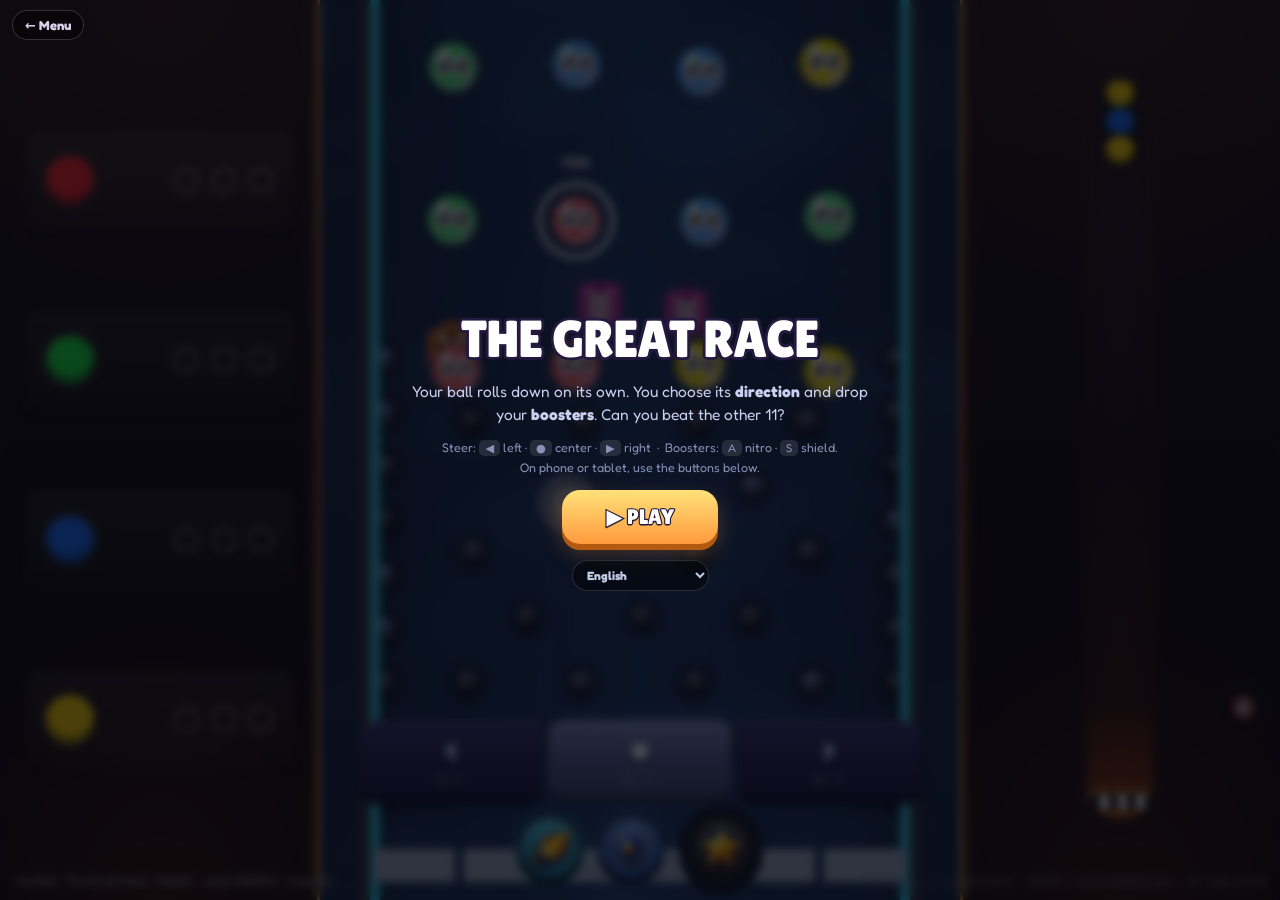
<file: play-cktxj8m6/motor/race/index.html>
<!doctype html>
<!--+AG el HTML se sirve en INGLES (defecto del juego); el idioma real lo pone applyLang (?lang= del shell) -->
<html lang="en">
<head>
<meta charset="utf-8" />
<meta name="robots" content="noindex, nofollow">
<meta name="bt-build" content="2026-08-08 68577ac">
<meta name="viewport" content="width=device-width, initial-scale=1" />
<title>YouBall · La Gran Carrera (WebGL)</title>
<style>
  /*+AG doc 87 · LA LETRA DE LA PARTIDA. Hasta el 7-ago-2026 este HUD iba a `system-ui, Segoe UI` y los
     paneles a `'Segoe UI Rounded'`: ninguna fuente de marca y, peor, `Segoe UI Rounded` SOLO EXISTE EN
     WINDOWS. En el movil de verdad —que es donde se juega— el marcador de la partida se pintaba con la
     letra que le tocara al sistema, distinta en cada aparato, mientras el menu de al lado iba con la
     del juego. Se cruza el umbral del iframe y se pinta con lo mismo que el shell.
     El coste de red es CERO en la practica: el shell ya pidio estas dos fuentes al abrir el menu y el
     navegador comparte la cache entre el documento y sus iframes, asi que al arrancar la partida ya
     estan. El `display=swap` cubre el caso raro de entrar directo por URL. */
  @import url('https://fonts.googleapis.com/css2?family=Fredoka:wght@400;500;600;700&family=Lilita+One&display=swap');
  html,body{margin:0;height:100%;overflow:hidden;background:#0a0a12;color:#fff;
    font-family:var(--fam,'Fredoka','Segoe UI Rounded','Nunito',system-ui,sans-serif)}
  /* ESTUDIO NOCTURNO (docs/47, base docs/18 §6): grafito frío con presencia. Importa en 9:16 (sin paneles)
     y en los flancos de la columna 16:9, donde el canvas es transparente. .quake = tinte cálido de Sacudida. */
  #bg{position:fixed;inset:0;z-index:-1;background:radial-gradient(120% 90% at 50% 30%,#1a2230 0%,#10141c 62%,#060910 100%);transition:background .3s}
  #bg.quake{background:radial-gradient(120% 90% at 50% 30%,#2a1a10 0%,#150e08 55%,#070503 100%)}
  canvas{display:block;position:fixed;top:0;left:0;z-index:0}
  #top{position:fixed;left:0;right:0;top:10px;display:flex;justify-content:center;gap:18px;pointer-events:none;user-select:none;z-index:5}
  .team{display:flex;align-items:center;gap:6px;background:rgba(0,0,0,.32);padding:5px 10px;border-radius:11px}
  .pip{width:12px;height:12px;border-radius:50%}
  #hud{position:fixed;left:14px;bottom:12px;font-size:12px;color:#b9b3c8;text-shadow:0 1px 4px #000;z-index:5}
  #status{position:fixed;left:0;right:0;top:46px;text-align:center;font-size:13px;color:#d9d2ee;text-shadow:0 1px 5px #000;z-index:5}
  .keys{position:fixed;right:14px;bottom:12px;font-size:12px;color:#7d7596;text-align:right;z-index:5}
  /* botón de SONIDO (preview): Web Audio necesita un gesto → arranca mudo y pulsa para invitar al click */
  /*+AG ⚠ 2026-08-08 · SUBE POR ENCIMA DEL HUD. Con el mockup B el disco del SÚPER llega más a la
     derecha y más arriba que la placa que había antes, y medido en un móvil de 360×640 se comía este
     botón: quedaba debajo, sin poder tocarse. Se pega al borde superior del bloque de controles. */
  #snd{position:fixed;right:14px;bottom:calc(170px + env(safe-area-inset-bottom));z-index:6;width:46px;height:46px;border-radius:50%;border:0;
    background:rgba(0,0,0,.42);color:#fff;font-size:22px;line-height:46px;cursor:pointer;
    box-shadow:0 0 0 2px rgba(255,255,255,.14);transition:transform .12s,box-shadow .18s,background .18s}
  #snd:hover{transform:scale(1.08)}
  #snd.on{background:rgba(120,80,255,.5);box-shadow:0 0 0 2px rgba(155,92,255,.6),0 0 16px rgba(120,80,255,.55)}
  #snd.load{opacity:.55}
  #snd:not(.on):not(.load){animation:sndpulse 2.2s ease-in-out infinite}
  @keyframes sndpulse{0%,100%{box-shadow:0 0 0 2px rgba(255,255,255,.14)}50%{box-shadow:0 0 0 2px rgba(255,255,255,.30),0 0 14px rgba(255,255,255,.18)}}
  #err{position:fixed;inset:0;display:none;place-items:center;padding:24px;color:#ffb4b4;text-align:center;z-index:9}
  /*+AG CAPA DE AGENCIA (docs/21): controles de zona + boosters + barra de super sobre el look del video (patron cazador) */
  #backMenu{position:fixed;top:calc(10px + env(safe-area-inset-top));left:12px;z-index:20;display:inline-flex;align-items:center;gap:5px;
    text-decoration:none;color:#d9d2ee;background:rgba(0,0,0,.42);border:1px solid rgba(255,255,255,.18);border-radius:999px;
    padding:6px 12px;font-weight:800;font-size:13px;backdrop-filter:blur(3px)}
  #pos{position:fixed;left:0;right:0;top:calc(12px + env(safe-area-inset-top));text-align:center;z-index:6;pointer-events:none;
    font-family:inherit;font-weight:800;font-size:clamp(16px,3.4vw,24px);text-shadow:0 2px 10px #000c}
  #pos small{font-size:.55em;color:#b9b3c8;font-weight:700}
  #ctr{position:fixed;left:50%;bottom:10px;transform:translateX(-50%);z-index:6;display:flex;flex-direction:column;gap:7px;
    width:min(560px,94vw);font-family:inherit;user-select:none}
  #ctr .lbl{font-size:10px;color:#a9a3c2;letter-spacing:.12em;text-transform:uppercase;font-weight:800;text-shadow:0 1px 4px #000}
  #ctr .row{display:flex;gap:7px}
  /* ═══ doc 88 · EL BOTÓN DE PARTIDA, AL IDIOMA DE BRAWL ════════════════════════════════════════
     El botón de antes era `rgba(18,16,28,.78)` plano con un canto de `0 3px 0 #0009`. Sobre una pista
     oscura ese canto —negro translúcido— es INVISIBLE, o sea que el HUD no tenía la afordancia que el
     canon llama "el grosor del botón" (docs/56 regla 2) aunque el CSS la declarase. Aquí entra la
     receta entera del canon: degradado (más claro arriba), bisel superior, canto SÓLIDO y opaco, y
     sombra proyectada para despegarlo de la pista.
     · el marino es el del kit (doc 60 regla 12), no uno nuevo.
     · `min-height:44px` es la regla 14 del doc 60, y no es decorativa: medido con isMobile, las tres
       zonas daban 39 px porque `@media (pointer:coarse)` esconde el `.k` y el `.k` era lo que las
       levantaba. En escritorio cumplían y por eso nadie lo vio.
     · el cuerpo sube de 12 px (fuera de la escala del doc 60 regla 8) a un clamp entre 13 y 16, que
       son dos peldaños de la escala. Con el trazo al 11% en `em`, el contorno crece solo.
     · `--j-canto` y `--j-tinte` los usa `chassis/juice.mjs`: el canto para el hundido y el tinte para
       el fogonazo y las chispas. Cada botón declara los suyos más abajo. */
  #ctr button{--j-canto:#0f0b26;--j-tinte:#ffffff;
    flex:1;border:0;border-radius:15px;padding:9px 5px;min-height:44px;font-family:inherit;font-weight:900;
    font-size:clamp(13px,3.5vw,16px);letter-spacing:.03em;color:#fff;
    background:linear-gradient(180deg,#3b3272 0%,#2a2356 48%,#1c1642 100%);
    box-shadow:0 5px 0 var(--j-canto), inset 0 2px 0 #ffffff33, inset 0 -3px 0 #00000055, 0 6px 14px #00000055;
    cursor:pointer;transition:transform .05s,filter .1s,box-shadow .08s;line-height:1.06;backdrop-filter:blur(3px)}
  /* EL DEDO. Antes bajaba 2 px y dejaba 1 px de canto; ahora se hunde el canto ENTERO (los 5 px) y se
     aprieta un poco, que es lo que hace que un botón se sienta físico y no dibujado. */
  #ctr button:active:not(.off){transform:translateY(4px) scale(.985);
    box-shadow:0 1px 0 var(--j-canto), inset 0 2px 0 #ffffff33, 0 2px 6px #00000055;filter:brightness(1.16)}
  #ctr button .k{display:block;font-size:9px;opacity:.5;font-weight:800;margin-top:2px}
  #ctr button .cd{display:block;font-size:10px;opacity:.75;font-weight:700}
  /*+AG encargo 34: EL ICONO DEL BOOSTER. Va en `em` (docs/57: nunca en px) para que crezca con la letra del
     boton, que es un clamp: 1.7em sobre los 12 px de un movil de 360 = 20 px, que es el minimo al que la pieza
     se lee segun el brief, y 25 px en pantalla grande. El vertical-align lo baja hasta sentarse en la linea
     base de la palabra en vez de colgar de ella. */
  /* ═══ doc 88 · EL ICONO PASA A SER EL PROTAGONISTA ═══════════════════════════════════════════
     Iba EN LÍNEA delante de la palabra, a 1.7em = 20 px en un móvil de 360, compitiendo con el rótulo
     por los 108 px de ancho del botón. Dos cosas lo desbloquean:
     · el arte da de sobra: los `icono-*.webp` son de 256×256, o sea que 20 px era una decisión, no un
       límite del fichero. Se puede triplicar sin que se vea un solo píxel.
     · APILADO (icono encima, palabra debajo) el icono deja de robarle ancho a la palabra. Es
       exactamente la disposición que Luz Roja ya usaba, así que esto además unifica los tres modos en
       vez de inventar una cuarta forma. */
  /*+AG doc 88 · EL HUECO ENTRE EL RÓTULO Y EL PIE. Medido: eran 0 px, las dos cajas se tocaban. Con el
     trazo de .11em no se notaba; con el de .14em que pidió Jaime («trazos gordos») los contornos se
     pisan y en la captura se lee «SÚPER» encima de su propio pie. El contorno pinta HACIA FUERA de la
     caja, así que el hueco tiene que ser mayor que el trazo: 2,24 px a 16 px de cuerpo → 3 px de gap.
     Es la misma lección del doc 56 §3bis.1 («INDMDUAL»), pero en vertical. */
  #ctr #bNit,#ctr #bShd,#ctr #bSup{display:flex;flex-direction:column;align-items:center;justify-content:center;gap:3px;padding:7px 4px}
  #ctr button .bi{display:block;height:1.8em;width:auto;margin:0 auto;vertical-align:middle;
    filter:drop-shadow(0 2px 2px #00000077)}
  /* APAGADO CON MOTIVO. El `opacity:.35` de antes borraba el botón entero —icono incluido— y con él la
     única pista de QUÉ es ese botón. Un booster en enfriamiento sigue siendo el nitro. Ahora baja el
     brillo y el color en vez de la existencia, y el canto se acorta para que se lea "hundido/inactivo". */
  /* ⚠ ES `.off` Y NO `:disabled`, Y ESE CAMBIO ES LA MITAD DEL ENCARGO. Un `<button disabled>` no
     recibe el evento: el navegador se come el toque ANTES de que llegue el juego, así que un booster
     en enfriamiento no podía ni contestar "ahora no puedo" — se comportaba igual que un botón roto.
     Con `aria-disabled` + esta clase el toque SÍ llega, el manejador comprueba lo mismo que antes y
     contesta con `juice.deny()`. La semántica de accesibilidad la conserva el aria-disabled. */
  /* ⚠⚠ 2026-08-07 (2ª vuelta) · EL APAGADO DEJA DE SER UN FILTRO. Jaime, viéndolo: «tiene trazo negro
     y fondo negro y no se lee bien». Tenía razón y la culpa era de este mismo bloque: el apagado se
     hacía con `filter:grayscale(.55) brightness(.72)`, y un filtro se lo come TODO — la placa, la
     letra y el contorno a la vez. Sobre una placa que ya era oscura (el nitro es azul petróleo) el
     resultado era gris sobre casi negro con un contorno negro alrededor. Y no es un estado raro: es
     lo que estás mirando los 5 segundos siguientes a pulsar el nitro.
     Ahora el apagado tiene SU PROPIA PLACA, neutra y no más oscura que la encendida, y **la letra no
     se toca**: sigue clara con su contorno, que es lo que la hace legible. Sólo se desatura el ICONO,
     que es la pieza que puede permitirse perder color sin perder la forma.
     REGLA: para apagar un botón, cámbiale el COLOR, no le bajes el brillo. Bajar el brillo apaga
     también lo único que hay que seguir leyendo. */
  /* ⚠⚠ Y AQUÍ LA TERCERA VUELTA DE LA MISMA TRAMPA. `#ctr button.off` es (1 id, 1 clase, 1 etiqueta) y
     los tintes de reposo de cada booster son `#ctr #bXxx` = DOS IDS, que le ganan. O sea que esta
     placa nueva no se aplicaba y el apagado seguía siendo el tinte oscuro de siempre — medido: la
     sonda seguía leyendo el fondo del nitro, no el gris. En CSS los ids mandan: ninguna regla de un
     solo id puede ganarle a una de dos, por mucho que vaya después. Así que el estado se escribe con
     los mismos ids, uno a uno. Es feo y es explícito, que es lo que hace falta después de tropezar
     tres veces con esto en el mismo pase. */
  #ctr button.off,
  #ctr #bL.off, #ctr #bC.off, #ctr #bR.off, #ctr #bNit.off, #ctr #bShd.off, #ctr #bSup.off{opacity:1;cursor:default;
    background:linear-gradient(180deg,#43435a,#30303f 50%,#24242f);
    box-shadow:0 2px 0 #15151f, inset 0 1px 0 #ffffff26;
    color:#d3d3e2}
  #ctr button.off .bi{filter:grayscale(.7) brightness(.9)}
  #ctr button.off .cd{opacity:.9}
  /*+AG v0.15 los tres botones de ZONA se pulsan cientos de veces por carrera y con el pulgar sin mirar,
     asi que se les da mas dedo que a los boosters: medidos daban 44 px de alto, que es EXACTAMENTE mi
     minimo tolerable (la guia de iOS) y no un objetivo. A 50 el pulgar no tiene que apuntar, y el HUD
     completo pasa de 144 a 150 px en un movil de 360x640 (queda de sobra: acaba a 630 de 640).
     ⚠ el selector lleva #ctr delante A PROPOSITO: la regla de arriba es `#ctr button` (id + etiqueta) y
     le gana en especificidad a un `#bL` suelto, asi que la primera version no hizo NADA — y solo se vio
     porque se midio el boton despues de tocarlo, no porque se leyera el CSS. */
  #ctr #bL,#ctr #bC,#ctr #bR{padding:13px 6px;min-height:50px}
  /* la zona ELEGIDA. El canto sube a 5 px como el resto y gana halo: es el único control del modo que
     dice DÓNDE vas, y en una pista con ocho bolas y clavos por todas partes tiene que verse de un
     vistazo sin dejar de mirar la pelota. */
  #ctr #bL.on,#ctr #bR.on{background:linear-gradient(180deg,#6bb0ff,#3f7cf5 55%,#2a63d8);
    box-shadow:0 5px 0 #17427d, inset 0 2px 0 #ffffff66, inset 0 -3px 0 #00000044, 0 0 16px #4d95ff77;--j-tinte:#8fc4ff}
  #ctr #bC.on{background:linear-gradient(180deg,#7f8fc4,#4c5c8f 55%,#39466d);
    box-shadow:0 5px 0 #232c47, inset 0 2px 0 #ffffff55, inset 0 -3px 0 #00000044, 0 0 14px #6b7bb066;--j-tinte:#a9b6e0}
  /* ═══ doc 88 · CADA BOOSTER, DE SU COLOR, TAMBIÉN EN REPOSO ═══════════════════════════════════
     Antes los tres eran la misma placa oscura y el color sólo aparecía en `.ready` del súper: el HUD
     tenía tres botones idénticos para tres cosas que no se parecen en nada. Luz Roja ya resolvió esto
     (su nitro es cian, su fantasma blanco, su súper oro) y aquí se copia esa regla en vez de inventar
     otra, que es lo que pide `feedback-una-regla-de-sensacion-va-a-los-tres-modos`.
     ⚠ EL NITRO ES CIAN Y NO ORO, aunque en la Tienda sea oro: dentro de la partida el oro está
     reservado al SÚPER (docs/56 regla 6, un solo amarillo dominante) y el cian es EL IDIOMA DE
     VELOCIDAD del motor — es el color de la estela y el de las 26 chispas que el propio nitro ya
     escupe (doc 74 §6). El botón acaba siendo del color de lo que provoca.
     ⚠ Y SE QUEDAN APAGADITOS a propósito: son placas teñidas, no botones encendidos. El único que se
     enciende del todo es el súper cuando está cargado, que es el que tiene que llamar. */
  #ctr #bNit{--j-tinte:#6fe4ff;background:linear-gradient(180deg,#2b6b8a,#1d4d66 50%,#143a4e);--j-canto:#0a2532}
  #ctr #bShd{--j-tinte:#7fb2ff;background:linear-gradient(180deg,#2f4d8e,#233a6c 50%,#182a52);--j-canto:#0d1a38}
  #ctr #bSup{--j-tinte:#ffd23f;background:linear-gradient(180deg,#6d5526,#4e3c1c 50%,#382b14);--j-canto:#241a08}
  /* ═══ doc 88 · UN BOOSTER LISTO SE DISTINGUE DE UNO GASTADO ══════════════════════════════════
     Hoy sólo el SÚPER tenía `.ready`: el nitro y el escudo se veían igual estando listos que estando
     en enfriamiento salvo por un pie de 11 px que ponía «LISTO» o «6s». O sea que la información de
     «¿puedo usarlo AHORA?» —la única que el jugador necesita mirando de reojo— vivía en el texto más
     pequeño del HUD.
     ⚠ NO LLEVA BARRIDO NI LATIDO, y eso es a propósito. El barrido de brillo y el latido son del
     SÚPER y de nadie más (docs/56 regla 6 y la nota del doc 73: si avisan todos, no avisa ninguno).
     Aquí sólo sube la saturación y se enciende un halo QUIETO: es la diferencia entre «esto está
     encendido» y «esto te está llamando», y son dos cosas distintas. */
  #ctr #bNit.ready{background:linear-gradient(180deg,#4fc6ef,#2a8fb8 52%,#1d6d8e);
    box-shadow:0 5px 0 #0a2532, inset 0 2px 0 #ffffff55, inset 0 -3px 0 #00000044, 0 0 14px #59e0ff66}
  #ctr #bShd.ready{background:linear-gradient(180deg,#7fa8f5,#3f66c8 52%,#2c4b9e);
    box-shadow:0 5px 0 #0d1a38, inset 0 2px 0 #ffffff55, inset 0 -3px 0 #00000044, 0 0 14px #7fb2ff66}
  /*+AG 2026-08-08 · EL ESCUDO PUESTO SE VE TAMBIÉN EN EL BOTÓN (Jaime: «no sabes si ni siquiera lo has
     activado»). La burbuja sobre la bola es la respuesta principal, pero el dedo está AQUÍ y aquí es donde
     mira quien acaba de pulsar. Mientras dura, la placa se enciende en cian claro; al acabarse cae sola al
     gris de `.off` (recargando) y luego al azul de `.ready`, o sea que los tres estados son tres colores.
     ⚠ ESTA REGLA VA DESPUÉS DE `#ctr #bShd.off` A PROPÓSITO: las dos son (2 ids, 1 clase), o sea que empatan
       en especificidad y decide el ORDEN. Subida más arriba, el botón se quedaría gris estando activo — es la
       cuarta vuelta de la misma trampa que documenta el bloque de `.off`, y esta vez está escrita antes de
       tropezar. Y el icono se des-desatura aparte: `#ctr button.off .bi` lo grisea por su cuenta. */
  #ctr #bShd.act{background:linear-gradient(180deg,#d3e8ff,#7fb2ff 52%,#4a86e8);
    box-shadow:0 5px 0 #14346e, inset 0 2px 0 #ffffff88, inset 0 -3px 0 #00000033, 0 0 22px #8fd0ffcc;
    animation:shdAct 1.2s ease-in-out infinite}
  #ctr #bShd.act .bi{filter:none}
  @keyframes shdAct{0%,100%{filter:drop-shadow(0 0 0 #8fd0ff00)}50%{filter:drop-shadow(0 0 9px #8fd0ffcc)}}
  @media (prefers-reduced-motion:reduce){#ctr #bShd.act{animation:none}}
  /*+AG doc 40: el SUPER cargado usa el lenguaje unico de "listo para pulsar" del juego (shell juego.html):
     glow exterior que late + BARRIDO de brillo diagonal cada ~3s (el efecto canonico de Clash Royale para
     "hay una accion disponible ya"). Solo el super lo lleva: si brillan los tres botones, no avisa ninguno. */
  #ctr #bSup.ready{background:linear-gradient(180deg,#ffe98f,#ffb84a 52%,#ff9021);color:#3a2400;
    box-shadow:0 5px 0 #a85a12, inset 0 2px 0 #ffffff77, inset 0 -3px 0 #00000033, 0 0 22px #ffb03dcc;
    filter:none;opacity:1;position:relative;overflow:hidden;animation:readyGlow 1.9s ease-in-out infinite}
  #bSup.ready::after{content:'';position:absolute;top:0;height:100%;width:32%;left:-45%;
    background:linear-gradient(100deg,#fff0,#ffffff88 46%,#fff0);transform:skewX(-18deg);
    animation:readySweep 3.2s ease-in-out infinite;pointer-events:none}
  @keyframes readySweep{0%{left:-45%}26%,100%{left:132%}}
  /*+AG v0.16 EL BOTON ACUSA EL PULSADO — y desde el doc 88 lo hacen LOS SEIS, no solo el nitro.
     El fogonazo vivía aquí como `#ctr #bNit.fired` / `@keyframes nitroFired` porque era el único que lo
     tenía. Al medirlo (tools/banco-jugosidad.mjs) salió que el escudo, al pulsarse, sólo se APAGABA —
     exactamente el fallo que este bloque arregló para el nitro en agosto y que se quedó sin llevar a
     sus vecinos. Ahora el fogonazo, el aro y las chispas los pone `chassis/juice.mjs`, que genera su
     CSS con el ámbito `#ctr` puesto delante por la MISMA trampa de especificidad que documentaba este
     comentario: `#ctr button:disabled` le gana a cualquier `.j-hit` suelto.
     El color del fogonazo ya no está clavado en un keyframe: sale de `--j-tinte`, que cada botón
     declara arriba (nitro cian, escudo azul, súper oro). */
  @keyframes readyGlow{0%,100%{filter:drop-shadow(0 0 0 #ffd23f00)}50%{filter:drop-shadow(0 0 10px #ffd23fcc)}}
  @media (prefers-reduced-motion:reduce){#bSup.ready,#bSup.ready::after{animation:none}}
  #superwrap{display:flex;align-items:center;gap:8px}
  #superbar{flex:1;height:11px;border-radius:8px;background:#ffffff1c;overflow:hidden;box-shadow:inset 0 0 0 2px #ffffff26}
  #superfill{height:100%;width:0%;background:linear-gradient(90deg,#ffd23f,#ff7a3d);box-shadow:0 0 12px #ffb03d88;transition:width .1s}
  #superlbl{font-size:10px;color:#a9a3c2;letter-spacing:.12em;font-weight:800}
  #youlbl{position:fixed;z-index:5;transform:translate(-50%,-100%);font-weight:900;font-size:13px;color:#fff;
    text-shadow:0 2px 6px #000,0 0 10px #0008;letter-spacing:.06em;pointer-events:none;opacity:0;font-family:inherit}
  /*+AG cuenta atras 3-2-1-YA + "este eres tu" (sim en pausa), patron del cazador */
  #count{position:fixed;inset:0;z-index:8;display:none;flex-direction:column;align-items:center;justify-content:center;gap:8px;pointer-events:none;
    font-family:inherit}
  #count.show{display:flex}
  #count .n{font-size:clamp(64px,22vh,190px);font-weight:900;color:#fff;line-height:1;text-shadow:0 6px 34px #000,0 0 46px rgba(120,80,255,.5);transition:color .1s}
  #count .you{font-size:clamp(16px,3.6vw,28px);font-weight:800;color:#ffd23f;letter-spacing:.04em;text-shadow:0 2px 12px #000}
  /*+AG overlay de inicio/fin (nombre del modo, puesto con medalla, jugar otra) con selector de idioma */
  #ov{position:fixed;inset:0;z-index:10;display:flex;flex-direction:column;align-items:center;justify-content:center;gap:12px;
    background:rgba(6,7,15,.72);backdrop-filter:blur(4px);text-align:center;padding:22px;
    font-family:inherit}
  #ov.hide{display:none}
  #ovTitle{font-size:clamp(30px,8vw,52px);font-weight:900;letter-spacing:-.02em;text-shadow:0 4px 22px #000a}
  #ovSub{max-width:480px;color:#c9cff0;font-size:15.5px;line-height:1.5}
  #hint{max-width:480px;color:#8a92b8;font-size:12.5px;line-height:1.6}
  #hint kbd{background:#ffffff1c;border-radius:5px;padding:1px 6px;font-family:inherit;font-size:.9em}
  #ovBtn{border:0;border-radius:18px;padding:15px 44px;font-family:inherit;font-weight:900;font-size:21px;color:#3a2400;
    background:linear-gradient(#ffe27a,#ff9a3d);box-shadow:0 6px 0 #b45a10, 0 9px 22px #ff9a3d44;cursor:pointer}
  #ovBtn:active{transform:translateY(3px);box-shadow:0 3px 0 #b45a10}
  #lang{background:#0007;color:#c4cbe6;border:1px solid #ffffff22;border-radius:999px;padding:6px 10px;font-family:inherit;font-size:12px;font-weight:700;margin-top:4px}
  /*+AG boton de MENU dentro del cartel de fin (secundario; Play again sigue siendo la accion principal) */
  #ovMenu{display:none;text-decoration:none;color:#c4cbe6;background:#ffffff10;border:1px solid #ffffff2b;border-radius:999px;
    padding:10px 22px;font-family:inherit;font-weight:800;font-size:14.5px;cursor:pointer}
  #ovMenu:active{transform:translateY(1px)}
  /* === PANELES LATERALES (16:9 torneo): carrera en columna central + paneles BROADCAST a los lados (tema LAVA) === */
  #top{display:none}                 /* el marcador lo llevan los paneles (sin pips arriba) */
  .panel{position:fixed;top:0;bottom:0;z-index:4;box-sizing:border-box;display:flex;flex-direction:column;overflow:hidden;
    background:
      radial-gradient(130% 55% at 50% 0%, rgba(255,120,40,.10), rgba(255,90,20,0) 62%),
      radial-gradient(130% 55% at 50% 100%, rgba(255,80,16,.16), rgba(255,80,16,0) 58%),
      linear-gradient(180deg,#1d1117 0%,#140b11 46%,#0b0609 100%)}
  .panel::after{content:"";position:absolute;top:0;bottom:0;width:3px;          /* filo de lava hacia la pista */
    background:linear-gradient(180deg,#ffc24a,#ff6a18 55%,#ffc24a);box-shadow:0 0 16px rgba(255,120,30,.6)}
  #panL{left:0;align-items:stretch;justify-content:space-evenly;padding:5.5vh 2vw}
  #panL::after{right:0}
  #panR{right:0;align-items:center;justify-content:center;padding:5.5vh 1.2vw}
  #panR::after{left:0}
  /* progreso por equipo (izda): tarjeta grande = disco de color + 3 pips (bola en meta); LÍDER con halo dorado */
  .teamcard{display:flex;align-items:center;justify-content:space-between;gap:1vw;
    background:linear-gradient(180deg,rgba(255,255,255,.075),rgba(255,255,255,.015));
    border-radius:1.7vh;padding:2.6vh 1.5vw;border:1px solid rgba(255,255,255,.07);
    box-shadow:inset 0 1px 0 rgba(255,255,255,.06),0 3px 10px rgba(0,0,0,.45);transition:transform .18s,box-shadow .18s,background .18s}
  .teamcard.lead{background:linear-gradient(180deg,rgba(255,201,92,.24),rgba(255,138,40,.07));
    border-color:rgba(255,201,92,.55);box-shadow:0 0 0 2px rgba(255,210,110,.6),0 0 4.4vh rgba(255,168,56,.42);transform:scale(1.045)}
  .tdisc{width:5.4vh;height:5.4vh;border-radius:50%;flex:0 0 auto;
    box-shadow:inset 0 -0.9vh rgba(0,0,0,.34),0 0 1.6vh rgba(255,255,255,.13)}
  .tpips{display:flex;gap:.9vw}
  .tpip{width:2.9vh;height:2.9vh;border-radius:50%;box-sizing:border-box;border:.42vh solid rgba(255,255,255,.28);transition:background .15s,border-color .15s}
  /* minimapa de profundidad (dcha): TRACK vertical (salida arriba → meta/lava abajo) con 12 dots de profundidad */
  .rail{position:relative;width:5.2vw;min-width:54px;height:82vh;border-radius:2.6vw;overflow:hidden;
    background:linear-gradient(180deg,#2b1b22 0%,#1b1015 52%,#3c1408 100%);
    box-shadow:inset 0 0 2.2vh rgba(0,0,0,.55),inset 0 0 0 2px rgba(255,150,60,.20)}
  .rail::before{content:"";position:absolute;left:0;right:0;bottom:0;height:16%;   /* poza de lava en la meta */
    background:linear-gradient(180deg,rgba(255,90,20,0),rgba(255,96,22,.42))}
  .railfin{position:absolute;left:-7%;right:-7%;bottom:1.4%;height:1.5vh;border-radius:2px;z-index:2;
    background:repeating-linear-gradient(90deg,#f4f4f4 0 9px,#0c0c0c 9px 18px);box-shadow:0 0 1.6vh rgba(255,211,77,.65)}
  .ldot{position:absolute;left:50%;transform:translate(-50%,-50%);width:3.1vh;height:3.1vh;border-radius:50%;z-index:3;
    box-shadow:inset 0 -0.5vh rgba(0,0,0,.32),0 0 .9vh rgba(0,0,0,.45)}   /* sin transition: el top cambia cada frame → en captura exacto */
  .ldot.fin{box-shadow:0 0 0 .42vh #ffd34d,0 0 2vh rgba(255,211,77,.85)}
  /* ═══ doc 60 · F4: EL HUD DE PARTIDA PASA A HABLAR EL IDIOMA DEL JUEGO ═══════════════════════════
     La auditoria del 1-ago encontro los 3 HUD de partida con CERO trazos de texto, y son LA superficie
     que el jugador mira todo el rato (el shell ya llevaba el trio en 18 sitios). Aqui se copia tal cual
     el token del kit del shell (juego.html .bstroke, docs/56 regla 1): relleno BLANCO + contorno indigo
     #241a3f + sombra corta hacia abajo. El HUD vive en este fichero, no en el shell, asi que el token se
     copia; si un dia cambia el del kit, hay que cambiarlo en los 3 motores.
     EL ANCHO NO SE PONE A OJO: va en `em`, o sea el 11 % del cuerpo que manda docs/56 §3bis.1, y asi cada
     tamano (incluidos los clamp que cambian con el viewport) lleva el suyo solo y no hay 10 anchos distintos.
     ⚠ paint-order:stroke fill es OBLIGATORIO: sin el, el trazo se pinta ENCIMA del relleno y se come la
       letra por dentro (docs/56 §3bis.2).
     ⚠ el trazo engorda cada letra hacia fuera, asi que lo que lo lleva gana letter-spacing o dos letras
       que se rozaban acaban fundidas ("INDMDUAL", docs/56 §3bis.1). */
  #pos, #superlbl, #youlbl, #ctr .lbl, #ctr button, #ovTitle, #ovBtn, #ovMenu{
    color:#fff; -webkit-text-stroke:.11em #241a3f; paint-order:stroke fill; text-shadow:0 2px 0 #241a3f66}
  /*+AG doc 87 · Y LA MISMA LISTA LLEVA LA LETRA QUE GRITA. No es casualidad que coincida con la del
     trazo: son la misma pregunta hecha dos veces ("¿esto grita?"), asi que se responde igual. Regla
     de la casa: si lleva -webkit-text-stroke, lleva --display.
     ⚠ El font-weight se queda como esta y lo que se apaga es la SINTESIS. Lilita One solo tiene un
     peso; pedirle 800/900 hace que el navegador se invente la negrita y con el contorno encima la
     letra se empasta. Poner 400 a pelo seria peor: en ruso, arabe, tailandes y CJK —que Lilita no
     dibuja— el marcador se quedaria FLOJO en mitad de la partida. Con la sintesis apagada, cada caso
     hace lo correcto solo. var(--fam) va DETRAS, nunca delante: es lo que deja caer el glifo a la
     fuente que idiomas.js elige por escritura (doc 49). */
  #pos, #superlbl, #youlbl, #ctr .lbl, #ctr button, #ovTitle, #ovBtn, #ovMenu,
  #count .n, #count .you{
    font-family:'Lilita One', var(--fam,'Fredoka','Segoe UI Rounded','Nunito',system-ui,sans-serif);
    font-synthesis:none; font-synthesis-weight:none}
  /* la cuenta atras conserva SU color (el numero blanco que JS pinta verde en el "¡YA!" y el ambar de
     "este eres tu"): solo se le anade el contorno, que es lo que le faltaba. */
  #count .n, #count .you{-webkit-text-stroke:.11em #241a3f; paint-order:stroke fill; text-shadow:0 2px 0 #241a3f66,0 6px 34px #000}
  /* ═══ doc 88 · EL TRAZO ENGORDA (Jaime: «trazos gordos como las referencias de Brawl Stars») ═════
     El HUD iba a .11em, el mínimo de la banda del doc 60 regla 11 (11-15 %). El resto del juego —el
     JUGAR, las monedas, la compra: arte YA APROBADO— corre a .25em, o sea que el HUD era menos de la
     mitad de grueso que la superficie con la que tiene que hacer juego. Sube a .14em, que sigue dentro
     de la banda y a 13 px de cuerpo son 1,82 px de contorno contra los 1,32 de antes.
     ⚠ Y SUBE CON ÉL EL `letter-spacing`, que no es opcional: el contorno engorda cada letra HACIA
     FUERA, así que dos letras que ya se rozaban se funden. Es literalmente la lección que dejó escrita
     el doc 56 §3bis.1, donde «JUGAR INDIVIDUAL» se leía «INDMDUAL». El banco mide el desbordamiento
     del rótulo en los 20 idiomas para que esto no se vuelva a colar. */
  #ctr button{-webkit-text-stroke-width:.14em;letter-spacing:.05em}
  #count .n{letter-spacing:.05em}
  /* docs/56 regla 1: sobre el dorado el texto es BLANCO con trazo, NUNCA tinta oscura sobre amarillo
     (es el mismo arreglo que se le hizo al JUGAR del shell). Va aparte porque #bSup.ready le gana en
     especificidad al grupo de arriba, no por orden.
     ⚠⚠ 2026-08-08 · ESTA REGLA NUNCA SE APLICÓ, y el fallo estaba en ella misma. Jaime, jugando: «el botón
     de súper es texto negro con trazo negro, por lo cual queda feo». Y lo era: `#bSup.ready` es (1 id, 1
     clase) y arriba está `#ctr #bSup.ready{color:#3a2400}`, que es (2 ids, 1 clase) y le gana. O sea que el
     relleno se quedaba en el marrón oscuro del sistema viejo con el contorno indigo del kit encima: la
     mitad de un patrón y la mitad del otro, exactamente la trampa que describe
     `reference-trazo-de-la-letra` («si el color no es el que pusiste, busca el inline o la doble clase»).
     Se le pone el MISMO número de ids que a la regla que le ganaba. Medido con getComputedStyle sobre el
     botón pintado, no leído de aquí. El Cazador tenía el mismo fallo copiado; Luz Roja no, porque allí la
     regla de arreglo ya llevaba `#controls` delante. */
  #ctr #bSup.ready{color:#fff}
  /* doc 60 regla 9 · SUELO DE 11 px: ningun texto informativo del HUD baja de ahi. Los 10 y 9 px de este
     HUD venian de cuando el HUD era una herramienta de preview en pantalla grande. */
  #ctr .lbl, #superlbl, #ctr button .cd, #ctr button .k{font-size:11px}
  #pos small{font-size:max(11px,.55em)}   /* iba a .55em = 8,8 px en un movil de 360: por debajo del suelo */
  /* doc 60 regla 10 · MAYUSCULAS POR CSS, nunca editando los 20 diccionarios de i18n (en arabe/CJK el
     transform es inocuo). DIRECCION y BOOSTERS ya lo estaban; aqui entran el contador y los botones. */
  #pos, #superlbl, #ctr button, #count .you, #ovTitle, #ovBtn, #ovMenu{text-transform:uppercase}
  /* ATAJOS DE TECLADO. Medido: los sufijos «1 / ←» y la leyenda de teclas de la esquina se pintan SIEMPRE
     — lo unico que los apagaba era ?capture=1 —, o sea que en el movil de verdad (embed del shell) el
     jugador ve teclas que no tiene. NO se borran: en escritorio se juega con el teclado y ayudan.
     Se apagan donde no hay teclado, o sea donde el puntero es grueso (dedo). */
  @media (pointer:coarse){ #ctr button .k, .keys{display:none} }
  /* ═══ doc 88 · «EFECTOS REDUCIDOS» APAGA TAMBIÉN LOS BRILLOS DEL HUD ═════════════════════════
     El ajuste del juego viajaba al motor por `&redfx=1` y sólo bajaba el pixelRatio: el barrido del
     súper, el latido y las respiraciones seguían corriendo. O sea que un jugador que pide menos
     movimiento seguía teniendo la parte del HUD que más se mueve. `prefers-reduced-motion` sí los
     apagaba, pero es el ajuste del SISTEMA, no el del juego, y no todo el mundo lo tiene puesto. */
  html.redfx #bSup.ready, html.redfx #bSup.ready::after,
  html.redfx #ctr button.j-hit, html.redfx #ctr button.j-roce, html.redfx #ctr button.j-deny{animation:none}
  html.redfx #ctr button.j-hit{filter:brightness(1.9)}

  /* ═══════════ 2026-08-08 · EL HUD DE PARTIDA PASA AL MOCKUP B (elegido por Jaime) ═══════════════
     Veredicto suyo mirando el juego: «los botones son feos, no es intuitivo, no parecen un triple A,
     parecen de una web de mierda» y «los iconos no cuadran con la tienda». Medido: el dibujo del
     booster va a 64 px dentro de un marco en la Tienda y salía a 25 px suelto sobre una placa
     rectangular aquí — el mismo objeto dibujado de dos maneras. Y la placa rectangular es LA MISMA
     SILUETA que un botón de menú, así que nada separaba «mando» de «habilidad».
     LA REGLA QUE ENTRA, en los tres modos: REDONDO = habilidad · RECTÁNGULO = mando.
     Este bloque va AL FINAL del <style> a propósito: varias de sus reglas empatan en especificidad
     con las de arriba (2 ids) y ahí decide el orden. Es la misma trampa que este fichero documenta
     tres veces más arriba, usada esta vez a favor. */
  #ctr button{box-sizing:border-box}
  /*+AG ⚠ `hidden` NO BASTA: `#superwrap{display:flex}` es un display de AUTOR y le gana al del atributo,
     así que la barra vieja del súper seguía pintándose bajo los discos (medida: 293×11 px, visible).
     Es la misma lección que ya está escrita para el shell. */
  #superwrap[hidden]{display:none}
  /* el rótulo de sección se va: «TU CARRIL» y «BOOSTERS» son dos renglones de 11 px explicando algo
     que la propia forma ya dice. Se ocultan a la vista, no se borran (i18n y lectores de pantalla). */
  #ctr .lbl{position:absolute;width:1px;height:1px;margin:-1px;padding:0;overflow:hidden;clip-path:inset(50%);white-space:nowrap}
  #ctr #laneRow button .li{width:34px;height:34px;fill:#c9d6ff;stroke:#101a33;stroke-width:2.4;stroke-linejoin:round;
    filter:drop-shadow(0 2px 0 #00000055)}
  #ctr #bL.on .li,#ctr #bR.on .li,#ctr #bC.on .li{fill:#fff;stroke:#17427d}
  #ctr #laneRow button .t{position:absolute;width:1px;height:1px;margin:-1px;padding:0;overflow:hidden;clip-path:inset(50%);white-space:nowrap}
  /* ---- LOS DISCOS ---- */
  #ctr #bstRow{display:flex;justify-content:center;align-items:center;gap:15px}
  #ctr #bNit,#ctr #bShd,#ctr #bSup{position:relative;flex:0 0 auto;width:66px;height:66px;padding:0;
    border-radius:50%;border:3px solid var(--j-canto,#120a24);
    background:radial-gradient(circle at 50% 34%, color-mix(in srgb, var(--cc,#7c6ea8) 58%, #131a30), #10162b 78%);
    box-shadow:0 5px 0 #080d1c, inset 0 3px 0 #ffffff30, inset 0 -6px 10px #00000066, 0 7px 16px #00000077}
  #ctr #bNit::before,#ctr #bShd::before,#ctr #bSup::before{content:'';position:absolute;inset:4px;
    border-radius:50%;border:2px solid color-mix(in srgb, var(--cc,#7c6ea8) 62%, transparent);pointer-events:none}
  #ctr #bNit{--cc:#59e0ff}
  #ctr #bShd{--cc:#3d8bff}
  #ctr #bSup{--cc:#ffd23f}
  #ctr #bstRow button .bi{height:42px;width:42px;margin:0;filter:drop-shadow(0 3px 5px #000a)}
  #ctr #bstRow button .t{position:absolute;width:1px;height:1px;margin:-1px;padding:0;overflow:hidden;clip-path:inset(50%);white-space:nowrap}
  /* el contador es la píldora de la Tienda, colgada del disco. El ×0 en rojo es el mismo aviso que ya
     lleva la Tienda cuando no te queda ninguno: mismo objeto, mismo color, dos pantallas. */
  #ctr #bstRow button .cd{position:absolute;bottom:-5px;inset-inline-end:-6px;min-width:26px;height:22px;
    padding:0 6px;border-radius:999px;font-size:13px;line-height:18px;opacity:1;
    background:linear-gradient(#ffe14d,#ffab1f);color:#17102e;border:2px solid #17102e;
    box-shadow:0 2px 0 #0007;-webkit-text-stroke-width:0;text-shadow:none}
  #ctr #bstRow button.vacio .cd{background:linear-gradient(#e0293d,#8e2130);color:#fff}
  #ctr #bstRow button .cd:empty{display:none}
  /* los estados, en redondo */
  #ctr #bNit.ready{background:radial-gradient(circle at 50% 34%, #59e0ff, #12617e 78%);
    box-shadow:0 5px 0 #0a2532, inset 0 3px 0 #ffffff44, 0 0 16px #59e0ff66}
  #ctr #bShd.ready{background:radial-gradient(circle at 50% 34%, #7fa8f5, #24479e 78%);
    box-shadow:0 5px 0 #0d1a38, inset 0 3px 0 #ffffff44, 0 0 16px #7fb2ff66}
  #ctr #bShd.act{background:radial-gradient(circle at 50% 34%, #e6f2ff, #6aa6f5 78%);
    box-shadow:0 5px 0 #14346e, inset 0 3px 0 #ffffff88, 0 0 22px #8fd0ffcc;
    animation:shdAct 1.2s ease-in-out infinite}
  #ctr #bSup.ready{background:radial-gradient(circle at 50% 34%, #ffe27a, #f0801e 78%);
    box-shadow:0 5px 0 #a85a12, inset 0 3px 0 #ffffff70, 0 0 18px #ffb03daa}
  #ctr #bNit.off,#ctr #bShd.off,#ctr #bSup.off{background:radial-gradient(circle at 50% 34%, #4d4d64, #26262f 78%)}
  #ctr #bstRow button.off::before{border-color:#ffffff2e}
  /* ---- EL ARO DE CARGA DEL SÚPER ----
     Jaime: «una barra que se va llenando es mucho más intuitiva» que un porcentaje. Aquí ese llenado
     es el aro que rodea al botón: misma información, sin cifra, y pegada a lo que se carga. */
  #ctr #supAro{position:relative;box-sizing:border-box;display:grid;place-items:center;
    width:84px;height:84px;flex:0 0 auto;padding:9px;border-radius:50%;border:3px solid #0b1020;
    background:conic-gradient(#ffd23f calc(var(--p,0)*1%), #141a2e 0);
    box-shadow:0 5px 0 #080d1c, inset 0 0 0 2px #00000066}
  #ctr #supAro.lleno{box-shadow:0 5px 0 #8a5a10, 0 0 22px #ffb03daa, inset 0 0 0 2px #00000066}
  #ctr #supAro #bSup{width:100%;height:100%;box-shadow:inset 0 3px 0 #ffffff30, inset 0 -6px 10px #00000066}

  /*+AG ═══ 2026-08-08 (VB Jaime) · «ESTO SALE CONTIGO»: el estado ARMADO ══════════════════════════
     Lo que el jugador prepara en la cuenta atrás necesita una cara propia, y no puede ser ninguna de las
     que ya hay: `.on` es «esto ES tu estado ahora», `.ready` es «puedes pulsarlo». Armado es «lo he
     pedido y aún no ha pasado». Aro BLANCO que respira, que es el único color libre de mecánica en este
     modo (cian=nitro, azul=escudo, oro=súper), más un pelín de tamaño: lo que se ve de reojo es que algo
     se mueva. Se apaga solo en el «¡YA!». Mismo token en los tres modos. */
  #ctr #bNit.arm, #ctr #bShd.arm, #ctr #bSup.arm, #ctr #bL.arm, #ctr #bC.arm, #ctr #bR.arm{
    box-shadow:0 0 0 3px #ffffffdd, 0 5px 0 var(--j-canto,#120a24), 0 0 20px #ffffff88, inset 0 2px 0 #ffffff44;
    animation:armPulso 1.15s ease-in-out infinite}
  @keyframes armPulso{0%,100%{transform:scale(1)}50%{transform:scale(1.05)}}
  @media (prefers-reduced-motion:reduce){#ctr button.arm{animation:none}}
  html.redfx #ctr button.arm{animation:none}
</style>
</head>
<body>
<script>
/*+AG ?drive=1 (verificacion DOM/JS, docs/34): cuando el pane/iframe NO compone frames, el rAF nativo nunca
   dispara y el juego no avanza. Este script CLASICO (corre ANTES que el modulo) encola los callbacks de rAF
   y falsea performance.now; window.__driveFrames(n) bombea n frames sinteticos a 60fps desde consola/tests.
   Sin ?drive=1 es un no-op total. NO toca la Sim ni el determinismo (solo el reloj del render). */
if(new URLSearchParams(location.search).get('drive')==='1'){
  window.__rafQ=[]; window.__drvT=1000;
  window.requestAnimationFrame=function(cb){ window.__rafQ.push(cb); return window.__rafQ.length; };
  window.cancelAnimationFrame=function(){};
  performance.now=function(){ return window.__drvT; };
  window.__driveFrames=function(n){ for(var i=0;i<n;i++){ window.__drvT+=1000/60; var q=window.__rafQ.splice(0); for(var k=0;k<q.length;k++){ q[k](window.__drvT); } } return window.__drvT; };
}
</script>

<div id="bg"></div><div id="top"></div><div id="status"></div>
<div id="panL" class="panel"></div><div id="panR" class="panel"></div>
<div id="hud"><span id="hudName">YouBall · The Great Race · WebGL</span> · <span id="meta"></span></div>
<div class="keys" id="keys">1 2 3 (or ← ↓ →) = direction &nbsp;·&nbsp; A/S/D = nitro/shield/super &nbsp;·&nbsp; R = new round</div>
<!--+AG capa de agencia (docs/21): volver al shell, HUD de posicion, controles, cuenta atras, overlay -->
<a id="backMenu" href="../../index.html">← Menu</a>
<div id="pos"></div>
<div id="youlbl">YOU</div>
<div id="ctr">
  <!--+AG 2026-08-08 (mockup B) · el carril es una FLECHA MACIZA, no un rótulo. El nombre traducido
       sigue escribiéndose en el `.t`, recortado a 1 px, para que el botón no se quede mudo. -->
  <div><div class="lbl" id="lblAtt"></div>
    <div class="row" id="laneRow">
      <button id="bL"><svg class="li" viewBox="0 0 24 24" aria-hidden="true"><path d="M15 4 7 12l8 8z"/></svg><span class="t"></span><span class="k">1 / ←</span></button>
      <button id="bC"><svg class="li" viewBox="0 0 24 24" aria-hidden="true"><circle cx="12" cy="12" r="6"/></svg><span class="t"></span><span class="k">2 / ↓</span></button>
      <button id="bR"><svg class="li" viewBox="0 0 24 24" aria-hidden="true"><path d="M9 4l8 8-8 8z"/></svg><span class="t"></span><span class="k">3 / →</span></button>
    </div></div>
  <!--+AG ⚠ 2026-08-08 · LA BARRA SUELTA DEL SÚPER SE VA. Era una raya de 11 px sin marco, colgada
       encima de los boosters, y decía lo mismo que ahora dice el aro que rodea al propio botón del
       súper: la carga vive PEGADA a lo que se carga. Los tres modos usan ya la misma pieza.
       `#superwrap` se queda en el DOM, oculto: `applyLang()` sigue escribiendo en `#superlbl` y
       updateHUD() en `#superfill`, y quitarlos de golpe dejaría dos `el(...)` apuntando a nada. -->
  <div id="superwrap" hidden><span id="superlbl"></span><div id="superbar"><div id="superfill"></div></div></div>
  <div><div class="lbl" id="lblBoost"></div>
    <div class="row" id="bstRow">
      <!--+AG encargo 34: el icono del booster lo pone el HTML (arte/ui/icono-*.webp), NO la cadena traducida.
           Hasta hoy el rayo/escudo/estrella viajaba DENTRO de 'nitro'/'shield'/'super' en los 20 idiomas (ese
           es el motivo de que aqui no quede ni un emoji que grepear), o sea que el HUD
           —la superficie que el jugador mira el 100% de la partida— se dibujaba con el emoji del SISTEMA, uno
           distinto en cada movil. Aqui es una imagen de la familia y sale igual en todos. -->
      <button id="bNit"><img class="bi" src="../../arte/ui/icono-nitro.webp" alt=""><span class="t"></span><span class="cd" id="cdNit"></span></button>
      <button id="bShd"><img class="bi" src="../../arte/ui/icono-escudo.webp" alt=""><span class="t"></span><span class="cd" id="cdShd"></span></button>
      <span id="supAro" style="--p:0"><button id="bSup"><img class="bi" src="../../arte/ui/icono-super.webp" alt=""><span class="t"></span><span class="cd" id="cdSup"></span></button></span>
    </div></div>
</div>
<div id="count"><div class="n" id="countN"></div><div class="you" id="countYou"></div></div>
<div id="ov" class="hide">
  <div id="ovTitle"></div>
  <div id="ovSub"></div>
  <div id="hint"></div>
  <button id="ovBtn"></button>
  <a id="ovMenu" href="../../index.html"></a>
  <select id="lang" aria-label="Language"></select>
</div>
<div id="err">The 3D modules failed to load from the CDN. Open this with internet access.</div>

<!--+AG ICONO DE MODO para el cartel de arranque: script CLÁSICO (se ejecuta antes del módulo) igual que en
     juego.html, así window.VENDORED_MODE_ICONS ya existe cuando chassis/arranque.mjs construye el cartel. -->
<script src="../../i18n/idiomas.js?v=68577ac"></script><!--+AG doc 49: catalogo y cargador de los 20 idiomas, compartido con el shell. Clasico y antes del modulo. -->
<script src="../../arte/modeicons-vendored.js"></script>

<script type="importmap">
{ "imports": {
  "three": "../vendor/three-0.160.0/three.module.js",
  "three/addons/": "../vendor/three-0.160.0/examples/jsm/"
}}
</script>

<script type="module">
import { THREE, BLOOM, sat, createStage, createParticles, makeBallVinyl, createStarBurst, createWindTrail, createItemPops, createBloom, frameOrtho, buildHud, updateHud } from '../chassis/gfx.mjs?v=68577ac';
import { archLook } from '../chassis/ballmat.mjs?v=68577ac';   //+AG doc 41 bloque G: material de la bola-heroe
import { attachSquash } from '../chassis/squash.mjs?v=68577ac';
import { crearEscudos } from '../chassis/escudo.mjs?v=68577ac';   //+AG 2026-08-08: la burbuja que dice "llevo escudo puesto"
import { paleta as estelaPaleta, emiteEstela } from '../chassis/estelas.mjs?v=68577ac';   //+AG doc 97 §6: la estela cosmetica del jugador
import { Sim, RNG, TEAMS, SHORT_COLORS, BALL_R, WIDTH, GATE_Y, GATE_H, TOP, FPS,
         DIR, N_BALLS, CAM_SCALE, ASPA_R, ASPA_THICK, PLAT_HW, PLAT_HH } from './sim.js?v=68577ac';   //+AG extras de la capa de agencia
//+AG doc 62: los encuadres del cierre (sim.hero_scale / sim.celeb_scale) se leen del OBJETO sim, no por
//   import. Un export que la CDN aún no ha refrescado tumba el módulo entero y la partida no arranca (pasó
//   en producción el 2-ago); un campo que falta degrada a la cámara de siempre. Ver la nota en sim.js.
import { EmoBook, PRIO } from '../chassis/emotions.mjs?v=68577ac';
import { archFace } from '../chassis/facegen.mjs?v=68577ac';   //+AG archFace: la cara de la FICHA (ceja+boca del heroe) sobre el reposo
import { itemTexture } from '../chassis/itemgen.mjs?v=68577ac';
import { crearInventario } from '../chassis/invboost.mjs?v=68577ac';   //+AG 2026-08-06 inventario de boosters (1 uso gratis + stock comprado)
import { createWebAudio, pickTrack } from '../chassis/webaudio.mjs?v=68577ac';
import { buildSfxBuffer } from './sfxmap.mjs?v=68577ac';
import { runToEnd } from '../chassis/simrun.mjs?v=68577ac';
import { createCoach } from '../chassis/coach.mjs?v=68577ac';   //+AG COACH del tutorial "Cómo jugar" (solo se usa con ?tutorial=1)
import { crearSalida } from '../chassis/salida.mjs?v=68577ac';   //+AG 2026-08-08 · preparar la bola durante la cuenta atrás
import { createArranque, modeBanner, sfxCountdown } from '../chassis/arranque.mjs?v=68577ac';   //+AG cartel "¿LISTO?" + cuenta atrás CON sonido (los 3 modos)
import { leerEmparejamiento, createEmparejamiento } from '../chassis/emparejar.mjs?v=68577ac';  //+AG docs/99 §6: los ocho con cara y nombre, en vez del "¡LISTO!"
import { createPausa } from '../chassis/pausa.mjs?v=68577ac';   //+AG la partida se PARA cuando el shell pregunta encima (los 3 modos)
import { cantarPuesto } from '../chassis/veredicto.mjs?v=68577ac';   //+AG cartel de META: "en qué puesto has quedado", antes de soltar el resultado al shell
import { createUiSfx } from '../chassis/uisfx.mjs?v=68577ac';   //+AG doc 88: el sonido de "no puedo"
import { createJuice } from '../chassis/juice.mjs?v=68577ac';   //+AG doc 88: lo que pasa cuando el dedo toca un botón (los 3 modos)
//+AG el ámbito NO es opcional: `#ctr button:disabled` le gana en especificidad a cualquier `.j-hit` suelto,
//   y un booster se pone `disabled` en el MISMO frame en que se dispara. Sin el ámbito, el fogonazo del
//   botón que más importa no se vería jamás (es la trampa del doc 74 §6, ahora con su nombre).
const juice = createJuice({ ambito:'#ctr', reducido: new URLSearchParams(location.search).get('redfx')==='1' });

window.addEventListener('error', e => { document.getElementById('err').style.display='grid'; console.error(e.error||e.message); });

const { renderer, scene, cam } = createStage();
//+AG doc 38 Fase 2: GRAFICOS del shell. La calidad/efectos-reducidos llegan por &gfx= y &redfx=. Palanca barata y
//   sin riesgo de correccion: baja el pixelRatio (resolucion) en 'low'/media/efectos-reducidos. El bloom es el
//   camino de render principal (chassis compartido); saltarlo con seguridad es invasivo → NO se toca aqui (declarado).
(()=>{ const q=new URLSearchParams(location.search); let cap=2;
  const g=q.get('gfx'); if(g==='low') cap=1; else if(g==='med') cap=1.5;
  if(q.get('redfx')==='1') cap=Math.min(cap,1);
  //+AG doc 88: el ajuste del juego («Efectos reducidos») marca el <html> para que el CSS pueda apagar
  //   los brillos del HUD, no sólo bajar la resolución. Va aquí, en el mismo sitio donde ya se lee.
  document.documentElement.classList.toggle('redfx', q.get('redfx')==='1');

  renderer.setPixelRatio(Math.min(devicePixelRatio, cap)); })();
const P = createParticles(scene);
const itemPops = createItemPops(scene);   // pop de consumo (icono crece + se desvanece) compartido
const stars = createStarBurst(scene);     // VINILO v2 (docs/41): estrellitas de impacto
const wind = createWindTrail(scene);      // + rafagas de viento a alta velocidad (defaults aprobados)
const bloom = createBloom(renderer, scene, cam);
const XH = WIDTH/2, PEG_R = 0.22;
const PU_COL = { turbo:[1,0.55,0.12], giant:[0.7,0.35,1.0], relay:[0.35,1.0,0.45], star:[1.0,0.95,0.55] };

// --- LOOK "ESTUDIO NOCTURNO" (docs/47, tema del dueño en docs/18 §6): A/B por URL. ?look=0 = look viejo. ---
const NEW_LOOK = new URLSearchParams(location.search).get('look') !== '0';
// "MÁS COLOR" — DIRECCIÓN ELEGIDA POR EL DUEÑO (2026-07-10): fondo con TINTE azul eléctrico en vez de
// grafito casi-negro, filos e imanes más vivos, manchas más saturadas. Sigue más oscuro que las bolas neón.
// Es el DEFAULT del look nuevo; ?vivid=0 = variante grafito-oscuro sobria (intermedia) para comparar.
const VIVID = NEW_LOOK && new URLSearchParams(location.search).get('vivid') !== '0';
const STAIN_K = VIVID ? 1.5 : 1.0;
const bgEl = document.getElementById('bg');
if(!NEW_LOOK && bgEl) bgEl.style.background='radial-gradient(120% 90% at 50% 30%,#1a1730 0%,#0e0c18 60%,#06050c 100%)';
if(VIVID && bgEl) bgEl.style.background='radial-gradient(120% 90% at 50% 30%,#1d3f6b 0%,#122a52 56%,#0a1330 100%)';

// TELÓN de pista procedural (canvas): grafito frío broadcast #10141C→#1A2230 (paleta A de docs/18,
// elegida por el dueño) con moteado orgánico, vetas verticales (dirección de caída) y viñeta hacia los muros.
// Semilla FIJA (no la de la partida) → idéntico en preview y captura (determinismo, docs/46 §1).
const BACK_W = 16, BACK_H = TOP + 12;   // más ancho que la pista: en 16:9 la columna enseña los flancos
function studioTexture(vivid){
  const W=256, H=2048, c=document.createElement('canvas'); c.width=W; c.height=H; const x=c.getContext('2d'); const R=new RNG(4242);
  const g=x.createLinearGradient(0,0,0,H);
  if(vivid){ g.addColorStop(0,'#16305a'); g.addColorStop(1,'#2c4f8e'); }                                  // variante MÁS COLOR: azul eléctrico
  else { g.addColorStop(0,'#10141c'); g.addColorStop(1,'#1a2230'); }                                      // default: grafito frío (arriba oscuro → meta más clara)
  x.fillStyle=g; x.fillRect(0,0,W,H);
  for(let i=0;i<520;i++){ const bx=R.random()*W, by=R.random()*H, r=7+R.random()*30, up=R.random()<0.5;   // moteado (2 tonos ±10%)
    const col=vivid?(up?'74,126,208':'22,44,96'):(up?'30,39,54':'13,17,24'), gg=x.createRadialGradient(bx,by,0,bx,by,r);
    gg.addColorStop(0,'rgba('+col+','+(0.07+R.random()*0.11)+')'); gg.addColorStop(1,'rgba('+col+',0)'); x.fillStyle=gg; x.beginPath(); x.arc(bx,by,r,0,7); x.fill(); }
  for(let i=0;i<26;i++){ const vx=R.random()*W, vw=1+R.random()*2.5, vy=R.random()*H, vl=140+R.random()*400;   // vetas verticales sutiles = dirección de caída
    x.fillStyle='rgba('+(R.random()<0.5?'8,11,22':'44,56,86')+','+(0.05+R.random()*0.06)+')'; x.fillRect(vx,vy,vw,vl); }
  for(let i=0;i<9;i++){ const sy=(i+0.5)*H/9+R.uniform(-40,40);                                            // costuras de sector (sensación de avance al panear)
    x.fillStyle='rgba(5,8,16,0.10)'; x.fillRect(0,sy,W,2.5); }
  const track=0.28125;   // |x|=4.5u de pista en un telón de 16u → viñeta que oscurece los flancos ~40%
  const vg=x.createLinearGradient(0,0,W,0);
  vg.addColorStop(0,'rgba(0,0,0,0.5)'); vg.addColorStop(0.5-track,'rgba(0,0,0,0.34)'); vg.addColorStop(0.5,'rgba(0,0,0,0)');
  vg.addColorStop(0.5+track,'rgba(0,0,0,0.34)'); vg.addColorStop(1,'rgba(0,0,0,0.5)');
  x.fillStyle=vg; x.fillRect(0,0,W,H);
  const t=new THREE.CanvasTexture(c); t.colorSpace=THREE.SRGBColorSpace; return t;
}

// estáticos persistentes (telón, muros, raíles, suelo, meta) — se crean una vez
if(NEW_LOOK){
  const back=new THREE.Mesh(new THREE.PlaneGeometry(BACK_W, BACK_H),
    new THREE.MeshBasicMaterial({map:studioTexture(VIVID), toneMapped:false}));   // unlit: oscuridad garantizada bajo las bolas neón; NO bloom
  back.position.set(0, (TOP+GATE_Y)/2-1, -0.45); scene.add(back);
  // POZA de luz blanco-fría bajo la META (foco de estadio, tenue): la meta deja de flotar en negro.
  // Fría y no cálida: race es el ÚNICO modo neutro-broadcast, sin lava (dirección de arte docs/47).
  const mg=(()=>{ const c=document.createElement('canvas'); c.width=256; c.height=128; const x=c.getContext('2d');
    const g=x.createRadialGradient(128,46,6,128,46,120);
    g.addColorStop(0,'rgba(205,220,255,0.30)'); g.addColorStop(0.55,'rgba(150,175,230,0.10)'); g.addColorStop(1,'rgba(140,160,220,0)');
    x.fillStyle=g; x.fillRect(0,0,256,128);
    // el radial no llega a 0 dentro del lienzo → borrar hacia transparente en los 4 bordes (sin seams)
    x.globalCompositeOperation='destination-out';
    for(const [x0,y0,x1,y1] of [[0,0,0,34],[0,128,0,94],[0,0,26,0],[256,0,230,0]]){
      const eg=x.createLinearGradient(x0,y0,x1,y1); eg.addColorStop(0,'rgba(0,0,0,1)'); eg.addColorStop(1,'rgba(0,0,0,0)');
      x.fillStyle=eg; x.fillRect(0,0,256,128); }
    x.globalCompositeOperation='source-over';
    const t=new THREE.CanvasTexture(c); t.colorSpace=THREE.SRGBColorSpace; return t; })();
  const metaGlow=new THREE.Mesh(new THREE.PlaneGeometry(11.5, 5.2),
    new THREE.MeshBasicMaterial({map:mg, transparent:true, toneMapped:false, depthWrite:false}));
  metaGlow.position.set(0, GATE_Y-0.3, -0.35); scene.add(metaGlow);
}
const wallMat = new THREE.MeshStandardMaterial({color: NEW_LOOK?0x1b2233:0x33384a, roughness: NEW_LOOK?0.55:0.5, metalness: NEW_LOOK?0.25:0.3, envMapIntensity:0.5});
for (const sx of [-1,1]){ const w=new THREE.Mesh(new THREE.BoxGeometry(0.35, TOP+6, 0.8), wallMat); w.position.set(sx*XH, TOP/2, 0.1); scene.add(w); }
// RAÍLES de estadio: filo interior blanco-azulado tenue en ambos muros — delimita la pista de arriba abajo
// (clave en 9:16, sin paneles). MeshBasicMaterial toneMapped:false SIN capa BLOOM (gotcha medio-mapa-negro).
// La sync los pone naranjas de PELIGRO en la Sacudida y los tiñe del color del ganador en la celebración.
const RAIL_BASE=new THREE.Color(VIVID?0x2fc3e0:0x6e7fa8), RAIL_HOT=new THREE.Color(0xff5a1a), RAIL_WIN=new THREE.Color(), RAIL_TMP=new THREE.Color();
const rails=[];
if(NEW_LOOK){ const rw=VIVID?0.17:0.10; for(const sx of [-1,1]){ const r=new THREE.Mesh(new THREE.PlaneGeometry(rw, TOP+6),
  new THREE.MeshBasicMaterial({color:RAIL_BASE.clone(), toneMapped:false}));
  r.position.set(sx*(XH-rw/2), TOP/2, 0.52); scene.add(r); rails.push(r); } }
const floor=new THREE.Mesh(new THREE.BoxGeometry(WIDTH+0.7, 1.0, 0.6), new THREE.MeshStandardMaterial({color: NEW_LOOK?0x131a26:0x161426, roughness:0.85})); floor.position.set(0,-0.2,0); scene.add(floor);
// MOTAS de ambiente (el "bokeh de estadio" tenue diferido en docs/18 §12.D): Points propio (NO bloom),
// frías #55628A, alfa ≤0.18, semilla fija, deriva lenta por reloj de sim. Repartidas por TODA la torre;
// en cámara se ven ~20 a la vez. Si algo baja fps, esto es lo primero que se recorta (aviso brand).
let dust=null;
if(NEW_LOOK){
  const N=110, geo=new THREE.BufferGeometry(), pos=new Float32Array(N*3), col=new Float32Array(N*3), R=new RNG(303), base=[];
  for(let i=0;i<N;i++){ const dx=R.uniform(-6.4,6.4), dy=R.uniform(-3,TOP+5), k=0.8+R.random()*0.5;
    base.push({x:dx,y:dy,ph:R.uniform(0,6.283),sp:R.uniform(0.3,0.8),amp:R.uniform(0.1,0.4)});
    pos[i*3]=dx; pos[i*3+1]=dy; pos[i*3+2]=0.30;
    if(VIVID){ col[i*3]=0.30*k; col[i*3+1]=0.62*k; col[i*3+2]=0.85*k; }    // motas cian más vivas
    else { col[i*3]=0.33*k; col[i*3+1]=0.38*k; col[i*3+2]=0.54*k; } }
  geo.setAttribute('position',new THREE.BufferAttribute(pos,3)); geo.setAttribute('color',new THREE.BufferAttribute(col,3));
  const pts=new THREE.Points(geo, new THREE.PointsMaterial({size:VIVID?0.13:0.10, vertexColors:true, transparent:true, opacity:VIVID?0.34:0.18, depthWrite:false, sizeAttenuation:true}));
  pts.frustumCulled=false; scene.add(pts); dust={base, geo, pos};
}
// META = DAMERO negro/blanco (no una barra-luz). Unlit, sin bloom, NearestFilter = cuadros nítidos.
function checkerTexture(){
  const cols=30, c=document.createElement('canvas'); c.width=cols*16; c.height=32; const x=c.getContext('2d');
  for(let r=0;r<2;r++) for(let i=0;i<cols;i++){ x.fillStyle=((i+r)&1)?'#0c0c0c':'#f4f4f4'; x.fillRect(i*16, r*16, 16, 16); }
  const t=new THREE.CanvasTexture(c); t.colorSpace=THREE.SRGBColorSpace; t.magFilter=THREE.NearestFilter; t.minFilter=THREE.LinearMipmapLinearFilter; return t;
}
const finish=new THREE.Mesh(new THREE.PlaneGeometry(WIDTH, 0.62), new THREE.MeshBasicMaterial({map:checkerTexture(), toneMapped:false})); finish.position.set(0,GATE_Y,0.14); finish.renderOrder=1; scene.add(finish);

// COPA de victoria (dorada) que aparece en la celebración, como en Blender
function trophyTexture(){
  const c=document.createElement('canvas'); c.width=c.height=256; const x=c.getContext('2d');
  x.lineJoin='round'; x.lineCap='round'; const OUT='#1c1c24';   // copa PLATEADA → se tinta con el color del ganador
  for(const sx of [-1,1]){ x.beginPath(); x.arc(128+sx*50,96,28,-Math.PI/2,Math.PI/2,sx<0); x.lineWidth=14; x.strokeStyle='#d8d8e2'; x.stroke(); x.lineWidth=6; x.strokeStyle=OUT; x.stroke(); }
  const g=x.createLinearGradient(0,50,0,150); g.addColorStop(0,'#ffffff'); g.addColorStop(0.5,'#dcdce6'); g.addColorStop(1,'#9a9ab0');
  x.beginPath(); x.moveTo(80,66); x.lineTo(176,66); x.lineTo(156,126); x.quadraticCurveTo(128,156,100,126); x.closePath(); x.fillStyle=g; x.lineWidth=9; x.strokeStyle=OUT; x.fill(); x.stroke();
  x.beginPath(); x.moveTo(74,64); x.lineTo(182,64); x.lineWidth=14; x.strokeStyle='#ffffff'; x.stroke(); x.lineWidth=5; x.strokeStyle=OUT; x.stroke();
  x.fillStyle='#dcdce6'; x.lineWidth=9; x.strokeStyle=OUT;
  x.beginPath(); x.rect(120,150,16,26); x.fill(); x.stroke();
  x.beginPath(); x.moveTo(100,196); x.lineTo(156,196); x.lineTo(148,176); x.lineTo(108,176); x.closePath(); x.fill(); x.stroke();
  x.beginPath(); x.moveTo(92,210); x.lineTo(164,210); x.lineWidth=15; x.strokeStyle='#c8c8d4'; x.stroke(); x.lineWidth=6; x.strokeStyle=OUT; x.stroke();
  x.beginPath(); x.ellipse(108,96,7,22,-0.2,0,Math.PI*2); x.fillStyle='rgba(255,255,255,0.6)'; x.fill();
  const t=new THREE.CanvasTexture(c); t.colorSpace=THREE.SRGBColorSpace; t.anisotropy=4; return t;
}
const trophy=new THREE.Mesh(new THREE.PlaneGeometry(5,5), new THREE.MeshBasicMaterial({map:trophyTexture(), transparent:true, depthWrite:false, toneMapped:false})); trophy.renderOrder=6; trophy.visible=false; scene.add(trophy);

//+AG ANILLO "TU" (identificacion persistente del jugador, docs/20 T1.7), patron del cazador: anillo blanco
//   (cian mientras dura el escudo) + etiqueta DOM proyectada sobre la bola.
const youRing=new THREE.Mesh(new THREE.RingGeometry(BALL_R*1.35, BALL_R*1.55, 36),
  new THREE.MeshBasicMaterial({color:0xffffff, toneMapped:false, transparent:true, opacity:0.8, side:THREE.DoubleSide, depthWrite:false}));
youRing.visible=false; scene.add(youRing);
//+AG 2026-08-08 · el pool de burbujas de escudo se construye MÁS ABAJO, en cuanto se sabe si esto es el juego
//   o el vídeo del canal: la burbuja entra en el juego y el torneo 16:9 se queda como está (identidad).
let escudos=null; const escItems=Array.from({length:N_BALLS},()=>({x:0,y:0,quedan:0}));
const youLbl=document.getElementById('youlbl');
const _v3=new THREE.Vector3();

// CONFETI GRANDE: ~56 piezas de papel que CAEN por todo el ancho hasta la zona de las bolas (no una
// lluvia de puntitos que se desvanece). Pool fijo (poca CPU). Solo visibles en la celebración.
const confetti=[]; let confettiInit=false;
for(let i=0;i<56;i++){ const c=sat(TEAMS[i%4].color);
  const m=new THREE.Mesh(new THREE.PlaneGeometry(0.5,0.32), new THREE.MeshBasicMaterial({color:new THREE.Color(...c), side:THREE.DoubleSide, toneMapped:false, transparent:true, depthWrite:false}));
  m.renderOrder=5; m.visible=false;
  m.userData={vy:-(3.5+Math.random()*3.5), swA:0.3+Math.random()*0.5, swF:1.5+Math.random()*2, ph:Math.random()*6.28, sx:(Math.random()-0.5)*7, sy:(Math.random()-0.5)*7};
  scene.add(m); confetti.push(m);
}

// estáticos por-semilla (pegs, bumpers, boosts, power-ups)
// px/py/prevCam/prevScale = ESTADO PREVIO de la sim para INTERPOLAR el render (60 fps sobre sim a 30 Hz)
let sim, emo, px, py, prevCam, prevScale, prevCamX, lastOv, ballObjs, mapGroup, puMeshes, gateMeshes=[], shake=0, seed=1;
let pegFx=null, quakeUntil=-999;   // look nuevo: flash de peg por impacto + ventana de Sacudida (mundo cálido)
//+AG estado de la capa de agencia: meshes vivos de aspas/plataformas + snapshots para interpolar (patron px/py),
//   fase de partida (menu/intro/play, patron cazador), jingle de victoria una sola vez, throttle de bump en vivo.
let aspaMs=[], platMs=[], prevAspaU=[], prevPlatX=[];
//+AG CUENTA ATRÁS (feedback Jaime 2026-07-26: "la intro tiene que ser un poquito más lenta"): 3 cifras a 1,15 s
//   (antes 1,00) = 3,45 s, y el "¡YA!" ya NO congela la sim: se pinta encima de la partida en marcha (patrón Brawl
//   Stars) durante GO_HOLD. DIGITS/DIGIT los comparten los números y los beeps de chassis/arranque.mjs: una sola cuenta.
const DIGITS=3, DIGIT=1.15, GO_HOLD=550;
let phase='menu', introT=0, introRingT=-1; const INTRO_DUR=DIGITS*DIGIT;
//+AG 2026-08-08 (VB Jaime) · LA SALIDA ARMADA: lo que el jugador prepara durante la cuenta atrás se
//   guarda y se suelta en el «¡YA!». Mismo patrón en los tres modos (ver chassis/salida.mjs).
const salida = crearSalida();
const armando = () => phase === 'intro';
//+AG mientras esto sea false, NINGÚN carril sale marcado en la cuenta atrás: antes salía el del CENTRO
//   elegido sin que el jugador lo hubiera tocado. En el «¡YA!» se enciende el que la bola vaya a tomar.
let dirTocado = false;
//+AG tutorial v2: el COACH congela el mundo mientras pide una acción (el jugador lee sin que pasen cosas) y lo
//   suelta en cuanto toca. Solo lo activa el coach (?tutorial=1); en partida normal es false y el bucle va igual.
let coachPaused=false;
let jingled=false, lastBumpF=-9, ended=false;
//+AG PUESTO INSTANTANEO EN META (feedback Jaime 2026-07-27, 2a vuelta: "cuando cruzas la meta debe decirte
//   instantaneamente tu posicion, no se por que espera un rato"). El cartel de veredicto.mjs salia en showEnd(),
//   o sea cuando la carrera ENTERA se resolvia (+900ms de propina): si cruzabas con bolas aun cayendo, tu meta
//   volvia a quedarse muda. Estado de la pareja cantarEnMeta()/showEnd(): sung=ya se canto en el cruce ·
//   vivo=el cartel sigue en pantalla · finPend=matchEnd aplazado hasta que el cartel cierre (la regla
//   cartel→resultado NO se invierte: el shell no puede cerrar el iframe con el cartel puesto).
let metaSung=false, metaCartelVivo=false, metaFinPend=null;
//+AG lerp de vector unitario (gauntlet/index.html): rotacion del aspa SUAVE a 60fps (atan2 en RENDER = permitido)
const lerpU=(p,ux,uy,a)=>{ const x=p.ux+(ux-p.ux)*a, y=p.uy+(uy-p.uy)*a, l=Math.sqrt(x*x+y*y)||1; return [x/l,y/l]; };
//+AG material de acero del gauntlet (matSteel) para aspas y plataformas
const matSteel=new THREE.MeshStandardMaterial({color:0x8b96aa, roughness:0.45, metalness:0.5, envMapIntensity:0.4});
//+AG ASPA = pala unica giratoria (millMesh del gauntlet con UN brazo) + disco-guia FIJO verde/ambar de carrera.html:
//   verde = lado que te LANZA hacia abajo (acelera), ambar = lado que te frena/sube. dir>0 => baja la mitad IZQUIERDA.
function aspaMesh(a){
  const g=new THREE.Group(); const R=ASPA_R, th=ASPA_THICK;
  const downLeft=a.dir>0;
  const mkHalf=(thetaStart,color,op)=>{ const m=new THREE.Mesh(new THREE.CircleGeometry(R*1.05,24,thetaStart,Math.PI),
    new THREE.MeshBasicMaterial({color, transparent:true, opacity:op, toneMapped:false, depthWrite:false})); m.position.z=-0.05; return m; };
  g.add(mkHalf(downLeft?Math.PI/2:-Math.PI/2, 0x5fe0a0, 0.16));   // verde = BAJA
  g.add(mkHalf(downLeft?-Math.PI/2:Math.PI/2, 0xffaa5a, 0.12));   // ambar = SUBE
  const ring=new THREE.Mesh(new THREE.RingGeometry(R*1.02,R*1.08,32),
    new THREE.MeshBasicMaterial({color:0xffffff, transparent:true, opacity:0.13, toneMapped:false, depthWrite:false}));
  ring.position.z=-0.04; g.add(ring);
  const blade=new THREE.Group();
  blade.add(new THREE.Mesh(new THREE.BoxGeometry(R*2, th*2, 0.5), matSteel));
  for(const sx of [-1,1]){ const tip=new THREE.Mesh(new THREE.CircleGeometry(th*1.6,10),
    new THREE.MeshBasicMaterial({color:0xffcf3a, toneMapped:false})); tip.position.set(R*sx,0,0.3); blade.add(tip); }   // puntas brillantes (gauntlet)
  const hub=new THREE.Mesh(new THREE.CircleGeometry(th*2.2,18), new THREE.MeshBasicMaterial({color:0xc9d2e0, toneMapped:false}));
  hub.position.z=0.35; g.add(hub);
  g.add(blade); g.userData.blade=blade;
  return g;
}
//+AG textura de chevrones "»" para la plataforma (sentido del vaiven); se espeja con scale.x
const chevTex=(()=>{ const c=document.createElement('canvas'); c.width=128; c.height=64; const x=c.getContext('2d');
  x.strokeStyle='#dfeaf8'; x.lineWidth=9; x.lineCap='round'; x.lineJoin='round';
  for(const cx of [34,82]){ x.beginPath(); x.moveTo(cx-12,12); x.lineTo(cx+14,32); x.lineTo(cx-12,52); x.stroke(); }
  const t=new THREE.CanvasTexture(c); t.colorSpace=THREE.SRGBColorSpace; return t; })();
//+AG PLATAFORMA MOVIL: caja de acero azulado + brillo superior + chevrones (mismo lenguaje que carrera.html)
function platMesh(){
  const g=new THREE.Group();
  g.add(new THREE.Mesh(new THREE.BoxGeometry(PLAT_HW*2, PLAT_HH*2, 0.5),
    new THREE.MeshStandardMaterial({color:0x3f6699, roughness:0.4, metalness:0.55, envMapIntensity:0.5})));
  const top=new THREE.Mesh(new THREE.PlaneGeometry(PLAT_HW*1.84, PLAT_HH*0.55),
    new THREE.MeshBasicMaterial({color:0xcfe0f5, toneMapped:false})); top.position.set(0,PLAT_HH*0.6,0.28); g.add(top);
  const chev=new THREE.Mesh(new THREE.PlaneGeometry(PLAT_HW*1.5, PLAT_HH*1.5),
    new THREE.MeshBasicMaterial({map:chevTex, transparent:true, toneMapped:false, depthWrite:false}));
  chev.position.z=0.3; g.add(chev); g.userData.chev=chev;
  return g;
}
const stainGeo=new THREE.CircleGeometry(0.5, 20);   // decals persistentes (llegadas, roturas); viven en mapGroup → se limpian solos
let stainFin=[];   //+AG doc 62: las salpicaduras DE LLEGADA (las de meta), aparte, para poder bajarlas en el plano del héroe
function addStain(x,y,rgb,op,sc,z){ const m=new THREE.Mesh(stainGeo,   // STAIN_K: la variante "más color" las hace más opacas y grandes → el mapa se pinta más
  new THREE.MeshBasicMaterial({color:new THREE.Color(rgb[0],rgb[1],rgb[2]), toneMapped:false, transparent:true, opacity:Math.min(1,op*STAIN_K), depthWrite:false}));
  m.position.set(x,y,z); const s=sc*(VIVID?1.2:1); m.scale.set(s,s,1); m.userData.op0=m.material.opacity; mapGroup.add(m); return m; }
function buildMapMeshes(){
  if(mapGroup) scene.remove(mapGroup);
  mapGroup=new THREE.Group(); scene.add(mapGroup); stainFin=[];   //+AG las salpicaduras viven en mapGroup: al reconstruirlo, su lista también
  // pegs (instanced). Look nuevo: tintes grafito variados por instancia (sembrados por seed, deterministas)
  // + ~1/9 de latón cálido → muere el "campo de puntos grises"; el impacto los enciende del color del equipo.
  const pegGeo=new THREE.SphereGeometry(PEG_R,10,8);
  const pegMesh=new THREE.InstancedMesh(pegGeo, NEW_LOOK
    ? new THREE.MeshStandardMaterial({color:0xffffff, roughness:0.42, metalness:0.3, envMapIntensity:0.4})
    : new THREE.MeshStandardMaterial({color:0x515768, roughness:0.5, metalness:0.2, envMapIntensity:0.4}), sim.map.pegs.length);
  const d=new THREE.Object3D();
  sim.map.pegs.forEach(([x,y],i)=>{ d.position.set(x,y,0); d.updateMatrix(); pegMesh.setMatrixAt(i,d.matrix); });
  pegMesh.instanceMatrix.needsUpdate=true; mapGroup.add(pegMesh);
  pegFx=null;
  if(NEW_LOOK){
    const R=new RNG(sim.seed*7+11), TINTS=[0x3a4258,0x2e3547,0x424b63], base=[];
    for(let i=0;i<sim.map.pegs.length;i++){ const c=new THREE.Color(R.random()<0.125?0x55628a:TINTS[(R.random()*3)|0]);
      base.push(c); pegMesh.setColorAt(i,c); }
    if(pegMesh.instanceColor) pegMesh.instanceColor.needsUpdate=true;
    pegFx={mesh:pegMesh, base, k:new Float32Array(sim.map.pegs.length), col:base.map(c=>c.clone()), active:new Set()};
    // engarces bajo los pegs: disco oscuro que los "ancla" al telón (dejan de flotar)
    const sock=new THREE.InstancedMesh(new THREE.CircleGeometry(PEG_R*1.75,16),
      new THREE.MeshBasicMaterial({color:0x080b14, transparent:true, opacity:0.55, depthWrite:false, toneMapped:false}), sim.map.pegs.length);
    sim.map.pegs.forEach(([x,y],i)=>{ d.position.set(x,y,-0.2); d.updateMatrix(); sock.setMatrixAt(i,d.matrix); });
    sock.instanceMatrix.needsUpdate=true; mapGroup.add(sock);
  }
  // bumpers = billboard con icono de REBOTE (acero, no el disco naranja sin identidad)
  for(const [x,y] of sim.map.bumpers){ const m=new THREE.Mesh(new THREE.PlaneGeometry(1.3,1.3), new THREE.MeshBasicMaterial({map:itemTexture('bumper'), transparent:true, depthWrite:false, toneMapped:false})); m.position.set(x,y,0.13); m.renderOrder=4; mapGroup.add(m); }
  // boosts = billboard con icono (chevrones magenta), igual que en Blender (no un cono cian)
  for(const bo of sim.map.boosts){ const m=new THREE.Mesh(new THREE.PlaneGeometry(1.0,1.0), new THREE.MeshBasicMaterial({map:itemTexture('boost'), transparent:true, depthWrite:false, toneMapped:false})); m.position.set(bo.x,bo.y,0.13); m.renderOrder=4; mapGroup.add(m); }
  // power-ups (esferas por tipo, brillan)
  puMeshes=sim.map.powerups.map(p=>{ const m=new THREE.Mesh(new THREE.PlaneGeometry(1.15,1.15), new THREE.MeshBasicMaterial({map:itemTexture(p.type), transparent:true, depthWrite:false, toneMapped:false})); m.position.set(p.x,p.y,0.14); m.renderOrder=4; mapGroup.add(m); return m; });   // ÍTEM con icono (turbo/giant/relay/star), no esfera-luz
  // BARRERAS ROMPIBLES: filas de piezas de acero; al ser presionada, una pieza PARPADEA cada vez más rápido y
  // vira a naranja/rojo (telegrafía la rotura) hasta ROMPERSE. El hp lo lleva la sim; hp0 = valor inicial (lleno).
  gateMeshes=(sim.map.barriers||[]).map(g=>{
    const tiles=g.tiles.map(t=>{ const w=t.x1-t.x0;
      const mat=new THREE.MeshStandardMaterial({color:0x9aa6b8, roughness:0.38, metalness:0.6, emissive:0x2a3442, emissiveIntensity:0.7});
      const m=new THREE.Mesh(new THREE.BoxGeometry(w*0.9, GATE_H, 1.0), mat);
      m.position.set(t.cx, g.y, 0.3); mapGroup.add(m); return m; });
    return {g, tiles, broke:g.tiles.map(()=>false), hp0:g.tiles.map(t=>t.hp)}; });
  //+AG ASPAS y PLATAFORMAS (los dos obstaculos de eleccion de ruta, docs/21): viven en mapGroup (se limpian al reiniciar)
  aspaMs=sim.aspas.map(a=>{ const m=aspaMesh(a); m.position.set(a.x,a.y,0.18); mapGroup.add(m); return m; });
  platMs=sim.plats.map(p=>{ const m=platMesh(); m.position.set(p.x,p.y,0.18); mapGroup.add(m); return m; });
}

function buildSim(s){
  sim=new Sim(s, indOpts);   //+AG indOpts=null → torneo (el constructor coacciona a {}); {individual:true,n:8} → individual
  emo=new EmoBook(sim.balls.length, s);
  px=sim.balls.map(b=>b.x); py=sim.balls.map(b=>b.y); prevCam=sim.cam; prevScale=sim.cam_scale; prevCamX=sim.cam_x||0;
  lastOv=sim.balls.map(()=>-999);
  //+AG snapshots de aspas/plats para interpolar + reset de estado de agencia por ronda
  prevAspaU=sim.aspas.map(a=>({ux:a.ux,uy:a.uy})); prevPlatX=sim.plats.map(p=>p.x);
  jingled=false; lastBumpF=-9; ended=false; introRingT=-1;
  metaSung=false; metaCartelVivo=false; metaFinPend=null;   //+AG el cartel de meta es por ronda
  quakeUntil=-999; if(bgEl) bgEl.classList.remove('quake');
  if(ballObjs) ballObjs.forEach(o=>scene.remove(o.g));
  // VINILO v2: vRef = VTERM (16 u/s, cap de caida): el estirado llega a tope en caida terminal
  ballObjs=sim.balls.map((b,i)=>attachSquash(makeBallVinyl(scene,b,BALL_R, i===0?ARCH_LOOK_P:null, i===0?ARCH_KEY_P:null), { R:BALL_R, vRef:16, wind, stars }));
  buildMapMeshes();
  document.getElementById('meta').textContent=A().meta(s, TOP|0);   //+AG texto por idioma (AUX)
  document.getElementById('status').textContent='';
  audio.stop(); startAudio();   //+AG ronda nueva: la música arranca YA, con el 3-2-1 (ver startAudio). El stop() es
                                //   lo que la deja empezar de cero al encadenar rondas ("Jugar otra") sin recargar.
}

function react(ev){
  const f=sim.f;
  for(const im of ev.impacts){ const o=ballObjs[im.id]; if(o) o.squash=Math.max(o.squash, 0.22+im.i*0.45);   // SQUASH proporcional al golpe = sensación de PESO al chocar
    // pachinko VIVO: el peg golpeado se enciende un instante del color del equipo (decae en sync). Derivado
    // de la posición determinista de la sim → mismo resultado en preview y captura.
    if(pegFx){ const b=sim.balls[im.id]; let pi=-1, pd=(BALL_R+PEG_R+0.14)*(BALL_R+PEG_R+0.14);
      for(let k=0;k<sim.map.pegs.length;k++){ const p=sim.map.pegs[k], dx=p[0]-b.x, dy=p[1]-b.y, d2=dx*dx+dy*dy; if(d2<pd){ pd=d2; pi=k; } }
      if(pi>=0){ const tc=sat(PAL[b.team].color); pegFx.k[pi]=1; pegFx.col[pi].setRGB(tc[0],tc[1],tc[2]); pegFx.active.add(pi); } } }   //+AG PAL activa (b.team ∈ 0..7 en individual)
  for(const bp of ev.bump){ const o=ballObjs[bp.id]; if(o) o.squash=0.6; P.burst(bp.x,bp.y,0.2,[1,0.8,0.3],8,3.5);
    emo.fire(bp.id,'dolor',PRIO.dolor,9,f); }                                       // golpe de bumper -> dolor
  for(const bo of ev.boost){ const o=ballObjs[bo.id]; if(o){ o.excite=Math.max(o.excite,0.2); P.burst(o.g.position.x,o.g.position.y,0.2,[0.2,0.85,1.0],5,3.0); }
    emo.fire(bo.id,'concentrada',PRIO.concentrada,10,f); }                          // boost -> concentrada (foco, ojos ABIERTOS)
  for(const p of ev.pickup){ const o=ballObjs[p.id]; if(o){o.excite=0.6;o.squash=0.6;} const c=PU_COL[p.type]||[1,1,1]; P.burst(p.x,p.y,0.2,c,18,4.0); itemPops.pop(p.x,p.y,p.type,1.15);
    if(p.type==='giant'||p.type==='star') emo.fire(p.id,'chuleria',PRIO.chuleria,50,f);  // gigante/estrella -> chulería (poderosa)
    else emo.fire(p.id,'sorpresa',4,12,f); }                                        // turbo/relevo -> sorpresa (¡woah!, ojos abiertos)
  for(const r of ev.relay){ if(sim.byTeam) for(const m of sim.byTeam[r.team]) if(m.id!==r.id && m.rank===null) emo.fire(m.id,'sorpresa',4,12,f); }  // compañeras del relevo -> ¡woah!
  for(const fi of ev.finishes){ const tc=sat(PAL[fi.team].color); P.burst(0,GATE_Y,0.2,tc,16,4.0);   //+AG PAL activa · la cara de llegada la pone el AMBIENTE (excitada/celebra), no una feliz-dormida
    // SALPICADURA persistente del color del equipo sobre la zona de meta: el mapa acumula la historia
    // de la carrera (12 llegadas). Escala determinista por id; vive en mapGroup → se limpia al reiniciar.
    if(NEW_LOOK){ const b=sim.balls[fi.id]; stainFin.push(addStain(b.x, GATE_Y+0.5, tc, 0.30, 0.75+((fi.id*37)%10)*0.06, -0.26)); } }
  if(ev.quake!==null && ev.quake!==undefined){ shake=Math.max(shake,0.35); quakeUntil=f+22;   // ventana "mundo cálido" (raíles+fondo) de la Sacudida
    for(const b of sim.aliveBalls()) emo.fire(b.id,'susto',PRIO.susto,16,f);        // La Sacudida -> susto a todas
    for(let i=0;i<120;i++){const a=Math.random()*6.283,sp=3+Math.random()*7;const c=sat(TEAMS[(Math.random()*4)|0].color);
      P.emit((Math.random()-.5)*WIDTH, sim.cam+(Math.random()-.5)*sim.scale*0.4, 0.2, c[0],c[1],c[2], Math.cos(a)*sp, Math.sin(a)*sp, 0, 0.6+Math.random()*0.5);}
    P.ring(0, sim.cam, [1,0.6,0.3], 0.7);
  }
  //+AG eventos de agencia: nitro (el DESTELLO, abajo), escudo (onda cian),
  //   super=estrella (burst dorado + chuleria; el parpadeo dorado ya lo pinta sync con b.star)
  //+AG v0.16 EL DESTELLO DEL NITRO (4-ago-2026, Jaime: «cuando se pulsa nitro la bola tiene que soltar un
  //   destello de algo mas visible»). Tenia razon tambien aqui: el nitro pintaba 10 chispas y nada mas, o sea
  //   MENOS que recoger un item del suelo (18) y muchisimo menos que romper una compuerta (38 + onda + shake).
  //   El booster que mas se pulsa era el efecto mas timido del juego.
  //+AG v0.17 (5-ago, Jaime viendolo): «ese circulo tan brutal y tan grande distrae mucho, no viene a cuento».
  //   La v0.16 lo resolvia con DOS ondas de choque concentricas, y esa era la idea equivocada, no el tamano:
  //   una onda expansiva es el idioma de una EXPLOSION —por eso la usan la Sacudida, la compuerta rota, el
  //   escudo y el super—, y ademas es OMNIDIRECCIONAL, o sea que dice «ha pasado algo aqui» justo cuando lo
  //   que hay que decir es «esta bola sale disparada HACIA ALLA». Encima tapaba media pista y el ojo se iba
  //   al circulo en vez de a la bola. Fuera las dos ondas: ahora el encendido es un PENACHO DE ESCAPE que
  //   sale hacia ATRAS (contra la marcha, como el fuego de un cohete), que es direccional, cabe alrededor de
  //   la bola y refuerza justo lo que el nitro hace. Lo demas de la v0.16 se queda: squash, cara concentrada,
  //   estela doble y un temblor corto.
  //   El penacho grande y el temblor son solo para TU bola (e.id===0): con los bots usando nitro 2-3 veces
  //   por carrera, darselo a las ocho convertiria la pista en una verbena y tu aceleron dejaria de destacar.
  for(const e of (ev.nitro||[])){ const o=ballObjs[e.id]; if(!o) continue;
    const bb=sim.balls[e.id], nx=o.g.position.x, ny=o.g.position.y, mio=(e.id===0);
    o.excite=Math.max(o.excite,mio?0.9:0.5); o.squash=Math.max(o.squash,mio?0.72:0.5);
    //+AG el penacho apunta al reves de la MARCHA. Si la bola va casi parada (que es cuando mas se pulsa el
    //   nitro: estas atascada) no hay direccion fiable que leer, asi que se cae hacia ARRIBA — que es el
    //   escape correcto para una bola que va a salir hacia abajo.
    const sp=Math.hypot(bb.vx,bb.vy);
    const ux=sp>0.8?bb.vx/sp:0, uy=sp>0.8?bb.vy/sp:-1;
    //+AG el penacho va DENSO y CORTO, no rapido y disperso: la primera version salia tan lenta de particulas
    //   y tan abierta que no se veia nada, que es pasarse al otro lado de lo que pidio Jaime. Se emiten
    //   escalonadas hacia atras (k/n) para que sea una LLAMA pegada a la bola y no una nube de puntos sueltos.
    const chorro=(n,cr,cg,cb,vel,abre,largo)=>{ for(let k=0;k<n;k++){
      const a=(Math.random()-0.5)*abre, ca=Math.cos(a), sa=Math.sin(a);
      const dx=-(ux*ca-uy*sa), dy=-(ux*sa+uy*ca), v=vel*(0.35+Math.random());
      const d=0.22+largo*(k/n)+Math.random()*0.12;
      P.emit(nx+dx*d, ny+dy*d, 0.22, cr,cg,cb, dx*v, dy*v, 0, 0.22+Math.random()*0.20); } };
    chorro(mio?26:9,  1,1,1,          2.6, 0.60, 0.55);                    // nucleo BLANCO, abanico estrecho
    chorro(mio?44:15, 0.25,0.88,1.0,  2.2, 1.30, 0.95);                    // llama CIAN, mas abierta y mas larga
    emo.fire(e.id,'concentrada',PRIO.concentrada,26,f);                    // la cara se concentra el nitro entero (24f)
    if(mio) shake=Math.max(shake,0.10); }                                  // temblor corto: se nota, no molesta
  for(const e of (ev.shieldup||[])){ const o=ballObjs[e.id]; if(o) P.ring(o.g.position.x,o.g.position.y,[0.33,0.85,1.0],0.8); }
  for(const e of (ev.super||[])){ const o=ballObjs[e.id]; if(o){ o.squash=0.6; P.burst(o.g.position.x,o.g.position.y,0.2,[1,0.9,0.4],22,5.0); P.ring(o.g.position.x,o.g.position.y,[1,0.85,0.3],0.9); emo.fire(e.id,'chuleria',PRIO.chuleria,50,f); } }
  //+AG doc 55 capa 5: el ACCESORIO reacciona al evento. Solo tu bola (la unica con arch), y solo
  //   se avisa: si el heroe no tiene efecto para ese evento, no pasa nada. Sin arch no hay prop, o
  //   sea que esta linea no existe para el torneo ni para el video.
  //+AG 3-ago: 'bump' entra en la lista con el bumper de Pinball, cuyo aro se enciende al rebotar.
  //   El evento ya lo emitian las sims de Carrera y Cazador y no lo escuchaba nadie. Va en los tres
  //   modos aunque Luz Roja no tenga bumpers: la lista es la misma en los tres a proposito, y un
  //   evento que nunca llega no cuesta nada. El porque del gesto esta en PROP_FX (chassis/propgen.mjs).
  for(const t of ['nitro','shieldup','super','dash','bump']){ for(const e of (ev[t]||[])){
    const o=ballObjs[e.id]; if(o&&o.prop&&o.prop.userData.evento) o.prop.userData.evento(t); } }
  //+AG SFX en vivo (patron cazador): mismos canales del video; el jingle de victoria UNA sola vez
  const decidedNow=sim.decision_frame!==null && !jingled; if(decidedNow) jingled=true;
  liveSfx(ev, decidedNow);
}

// === PASO DE SIM (30 Hz determinista) con snapshot para INTERPOLAR el render a 60 fps ===
// La sim NO cambia (mismas seeds/casting/QA/audio); el render muestrea entre el estado previo y el actual.
function stepOnce(){
  for(let i=0;i<sim.balls.length;i++){ const b=sim.balls[i]; px[i]=b.x; py[i]=b.y; }
  prevCam=sim.cam; prevScale=sim.cam_scale; prevCamX=sim.cam_x||0;
  //+AG snapshot de aspas (orientacion) y plataformas (x) para interpolar a 60fps (mismo patron px/py)
  for(let i=0;i<sim.aspas.length;i++){ prevAspaU[i].ux=sim.aspas[i].ux; prevAspaU[i].uy=sim.aspas[i].uy; }
  for(let i=0;i<sim.plats.length;i++) prevPlatX[i]=sim.plats[i].x;
  const ev=sim.step(); if(ev) react(ev);
  overtakes();
}
// ADELANTAMIENTOS (pares): i adelanta (y menor = más cerca de meta) -> sorpresa; lo adelantan -> enfado.
// Se evalúa 1 vez POR FRAME DE SIM (aquí, no en sync: sync ahora corre 2x por frame al interpolar).
function overtakes(){
  const f=sim.f; if(f<=30) return;
  for(let i=0;i<sim.balls.length;i++){
    const bi=sim.balls[i]; if(bi.rank!==null || f-lastOv[i]<=22) continue;
    let passed=false, passedBy=false;
    for(let j=0;j<sim.balls.length;j++){ if(i===j) continue; const bj=sim.balls[j]; if(bj.rank!==null) continue;
      if(py[i]>py[j] && bi.y<bj.y) passed=true;
      if(py[i]<py[j] && bi.y>bj.y) passedBy=true; }
    if(passed){ emo.fire(i,'sorpresa',4,14,f); lastOv[i]=f; }
    else if(passedBy){ emo.fire(i,'enfado',4,8,f); lastOv[i]=f; }
  }
}
// sync(dt, a): a = fracción [0..1] entre el frame previo y el actual de la sim. fF = frame FRACCIONAL
// (reloj determinista por frame, NO performance.now → en captura = tembleque de la copa).
function sync(dt, a=1){
  const celebrating = sim.winner_team!==null && sim.decision_frame!==null;
  //+AG 2026-08-08 · LA FIESTA ES CUANDO YO LLEGO, no cuando gana otro. Va de la mano del arreglo de cámara de
  //   sim.js: antes, al decidirse la carrera, la cámara se iba a la meta y la copa + el confeti se pintaban
  //   ENCIMA de ese encuadre, así que cuadraba. Ahora la cámara se queda contigo mientras bajas — y como la
  //   copa se coloca RELATIVA A LA CÁMARA (camX, camY+camS·0.28), sin esto te bajaría una copa gigante y una
  //   nube de confeti persiguiéndote por la pista, contando además una mentira: que has ganado tú.
  //   El torneo/vídeo no se entera (INDIVIDUAL=false ⇒ fiesta === celebrating, mismo pixel de siempre).
  const fiesta = celebrating && (!INDIVIDUAL || sim.player.rank!==null);
  const f=sim.f, fF=Math.max(0,sim.f-1+a), simNowF=fF*(1000/FPS);
  const camY=prevCam+(sim.cam-prevCam)*a, camS=prevScale+(sim.cam_scale-prevScale)*a, camX=camXAt(a);
  //+AG doc 62 EL PLANO DEL HÉROE (individual): la bola que protagoniza el cierre (TÚ si ganas, el GANADOR si no).
  //   La cámara ya se le va encima, pero se congela DONDE cruzó y contra un muro no hay paneo que la centre (el
  //   plano no puede salirse del mapa). Así que el héroe se acerca SALTANDO al centro del plano en ~0.7 s: ya
  //   está dando botes de 1.4u, y el arrastre lateral lo pinta el mismo squash, así que lee como "sale al
  //   escenario". Es SOLO PINTURA: la sim no se entera (b.x no se toca) → determinismo y hashes intactos.
  //   El destino se calcula con el encuadre FINAL (HERO_SCALE), no con el de este frame: mientras la cámara
  //   se acerca, su centro aún se está moviendo, y perseguirlo frame a frame mandaba al héroe de más y lo
  //   traía de vuelta. Con el destino fijo, sale del muro al centro de una y no vuelve.
  const hero = sim.heroIdx>=0 ? sim.balls[sim.heroIdx] : null;
  let heroDx = 0;
  if(hero){ const k=1-Math.pow(1-Math.min(1,Math.max(0,(fF-sim.heroF)/20)),3);
    const lim=Math.max(0, XH-(sim.hero_scale/2)*(colW/colH));
    heroDx=(Math.max(-lim,Math.min(lim,hero.x))-hero.x)*k;
    //+AG doc 62: las SALPICADURAS DE LLEGADA (1,5 u de disco plano) se pintan para verse a 13 u de encuadre;
    //   en el plano corto ocupaban un tercio del ancho justo detrás del héroe y leían como manchurrón. Se
    //   bajan al 20% mientras dura el plano (ya han contado la historia de la carrera durante toda la bajada).
    for(const m of stainFin) m.material.opacity=m.userData.op0*(1-0.8*k); }
  for(let i=0;i<sim.map.powerups.length;i++){ if(puMeshes[i]) puMeshes[i].visible=!sim.map.powerups[i].taken; }
  // BARRERAS: pieza dañada PARPADEA cada vez más rápido y vira a naranja/rojo (telegrafía la rotura);
  // al romperse, se oculta y lanza astillas calientes + de acero + chispas del color de quien la rompe.
  for(const gm of gateMeshes){ const g=gm.g;
    for(let ti=0;ti<g.tiles.length;ti++){ const t=g.tiles[ti], m=gm.tiles[ti], mat=m.material;
      if(!t.alive){
        if(!gm.broke[ti]){ gm.broke[ti]=true; m.visible=false; m.scale.set(1,1,1);
          P.burst(t.cx, g.y, 0.3, [0.95,0.55,0.16], 18, 5.8);               // astillas CALIENTES (naranja)
          P.burst(t.cx, g.y, 0.3, [0.82,0.86,0.94], 12, 4.4);               // astillas de acero
          P.burst(t.cx, g.y, 0.3, sat(t.pc||[0.7,0.75,0.82]), 8, 4.0);      // chispas del color de quien rompe
          P.ring(t.cx, g.y, [1,0.5,0.15], 0.5); shake=Math.max(shake, 0.15);
          // CICATRIZ persistente (P2 drama-pinta-mapa): quemadura oscura + tinte de quien rompió.
          // Sutil (restraint): mancha, no pegatina. Se limpia sola al reiniciar (vive en mapGroup).
          if(NEW_LOOK){ addStain(t.cx, g.y, [0.03,0.035,0.06], 0.34, 1.05, -0.28);
            addStain(t.cx, g.y, sat(t.pc||[0.7,0.75,0.82]), 0.20, 0.62, -0.27); }
        }
        continue;
      }
      if(gm.broke[ti]){ gm.broke[ti]=false; m.visible=true; }                // reinicio de semilla
      const dmg=Math.max(0, Math.min(1, 1 - t.hp/gm.hp0[ti]));               // 0 intacta → 1 a punto de romper
      if(dmg<0.02){ mat.color.setHex(0x9aa6b8); mat.emissive.setHex(0x2a3442); mat.emissiveIntensity=0.7; m.scale.set(1,1,1); continue; }
      const blink=0.5+0.5*Math.sin(fF*(0.18+dmg*1.05));                      // parpadea MÁS RÁPIDO cuanto más dañada (fF = suave a 60 fps)
      mat.color.setRGB(0.60+0.40*dmg, 0.66-0.42*dmg, 0.72-0.60*dmg);         // acero → naranja
      mat.emissive.setRGB(0.16+1.0*dmg*blink, 0.20+0.40*dmg*blink, Math.max(0,0.26-0.16*dmg)*1.0);
      mat.emissiveIntensity=0.7+dmg*(1.0+2.0*blink);                          // brillo pulsa y sube con el daño
      m.scale.set(1+dmg*0.10*(blink-0.5), 1+dmg*0.16*(blink-0.5), 1);         // micro-vibración (estrés)
    }
  }
  // --- LOOK ESTADIO: decaimiento del flash de pegs, raíles reactivos, motas a la deriva, fondo de Sacudida ---
  if(NEW_LOOK){
    if(pegFx && pegFx.active.size){ const tmp=RAIL_TMP;
      for(const pi of [...pegFx.active]){ const k=(pegFx.k[pi]-=dt*2.4);
        if(k<=0){ pegFx.k[pi]=0; pegFx.mesh.setColorAt(pi,pegFx.base[pi]); pegFx.active.delete(pi); }
        else { tmp.copy(pegFx.base[pi]).lerp(pegFx.col[pi], Math.min(1,k)*0.9); pegFx.mesh.setColorAt(pi,tmp); } }
      if(pegFx.mesh.instanceColor) pegFx.mesh.instanceColor.needsUpdate=true; }
    // raíles: base fría → naranja PELIGRO en la Sacudida → color del ganador en la celebración
    let railT=RAIL_BASE;
    if(celebrating && sim.winner_team!==null){ const wc=sat(PAL[sim.winner_team].color); railT=RAIL_WIN.setRGB(wc[0],wc[1],wc[2]); }   //+AG PAL activa (torneo o individual)
    else if(f<quakeUntil) railT=RAIL_HOT;
    const kr=1-Math.pow(0.86, dt*FPS);
    for(const r of rails) r.material.color.lerp(railT, kr);
    if(bgEl) bgEl.classList.toggle('quake', f<quakeUntil && !celebrating);
    // motas: deriva lenta determinista por reloj de sim (mismo patrón que el cazador)
    if(dust){ for(let i=0;i<dust.base.length;i++){ const d=dust.base[i];
      dust.pos[i*3]=d.x+Math.sin(simNowF*0.001*d.sp+d.ph)*d.amp; dust.pos[i*3+1]=d.y+Math.cos(simNowF*0.0012*d.sp+d.ph)*d.amp; }
      dust.geo.attributes.position.needsUpdate=true; }
  }
  //+AG aspas: la PALA gira interpolada (lerpU + atan2, patron molinillo de gauntlet); el disco-guia queda fijo.
  for(let i=0;i<aspaMs.length;i++){ const [ux,uy]=lerpU(prevAspaU[i], sim.aspas[i].ux, sim.aspas[i].uy, a);
    aspaMs[i].userData.blade.rotation.z=Math.atan2(uy,ux); }
  //+AG plataformas: posicion x interpolada + chevrones espejados con el sentido del vaiven
  for(let i=0;i<platMs.length;i++){ const p=sim.plats[i];
    platMs[i].position.x=prevPlatX[i]+(p.x-prevPlatX[i])*a;
    platMs[i].userData.chev.scale.x=p.vx>=0?1:-1; }
  //+AG anillo TU sobre la bola del jugador (posicion interpolada; cian mientras dura el escudo), patron cazador
  { const plb=sim.balls[0];
    //+AG 2026-08-08: el anillo TU y la etiqueta se apagaban en cuanto GANABA OTRO, aunque tú siguieras bajando.
    //   Era la misma familia que el fallo de la cámara: al decidirse la carrera dejabas de existir en pantalla.
    //   Ahora, en el juego, mandan sólo dos cosas: sigues corriendo ⇒ se te ve quién eres. (El vídeo, igual.)
    if(plb.rank===null && (INDIVIDUAL || !celebrating)){
      const pbx=px[0]+(plb.x-px[0])*a, pby=py[0]+(plb.y-py[0])*a, shieldOn=plb.shield>0;
      youRing.visible=true; youRing.position.set(pbx,pby,0.55+BALL_R+0.30);
      youRing.material.color.set(shieldOn?0x54d8ff:0xffffff);
      youRing.material.opacity=shieldOn?0.95:(0.62+0.18*Math.abs(Math.sin(simNowF*0.012)));
      _v3.set(pbx, pby+BALL_R*2.0, 0.55+BALL_R).project(cam);
      youLbl.style.left=(colLeft+( _v3.x*0.5+0.5)*colW).toFixed(0)+'px';
      youLbl.style.top=((-_v3.y*0.5+0.5)*colH).toFixed(0)+'px';
      youLbl.style.opacity='1';
    } else { youRing.visible=false; youLbl.style.opacity='0'; } }
  for(let i=0;i<sim.balls.length;i++){
    const b=sim.balls[i], o=ballObjs[i];
    o.excite=Math.max(0,o.excite-dt);   // el squash (o.squash) lo consume ahora attachSquash (VINILO v2)
    const sc=b.scale*b.sqz;   //+AG el "give" del un-rest (b.sqz) es VISIBLE a propósito (como en carrera.html): el radio de colisión y el visual coinciden → cero clipping bola-peg
    // CELEBRACIÓN PROGRESIVA (como Blender): la bola que llega SALTA; salta MÁS cuantas más compañeras
    // hayan llegado (1=relajada amp 0.12, 2=saltan 0.55, VICTORIA=salto grande 1.4); perdedores encogen.
    let jumpY=0, scl=1;
    if(b.rank!==null){
      if(o.finishF===undefined) o.finishF=f;
      let amp;
      if(celebrating){ if(b.team===sim.winner_team) amp=1.4; else { amp=0; scl=0.82; } }
      else { const nArr=sim.byTeam[b.team].filter(x=>x.rank!==null).length; amp = nArr>=2 ? 0.55 : 0.12; }
      jumpY = Math.abs(Math.sin((fF-o.finishF)*0.18))*amp;
    }
    const bx=px[i]+(b.x-px[i])*a+(b===hero?heroDx:0), by=py[i]+(b.y-py[i])*a;   // posición INTERPOLADA entre frame previo y actual (60 fps) · +heroDx = salto al centro del plano (doc 62)
    o.g.position.set(bx,by+jumpY,0.5+BALL_R*(sc-1));
    o.g.scale.setScalar(sc*scl);
    o.sqUpdate(bx, by+jumpY, dt);   // VINILO v2: squash direccional + tilt + cara viva + viento + estrellas
    // estrella: parpadeo emisivo
    if(b.star>0){ const fl=0.5+0.5*Math.sin(fF*0.8); o.mat.emissive.setRGB(0.5+fl*0.5,0.5+fl*0.45,fl*0.3); o.mat.emissiveIntensity=0.9; }
    //+AG v0.17 EL DESTELLO VIVE EN LA BOLA, NO ALREDEDOR. Quitada la onda expansiva (ver el evento de nitro),
    //   hacia falta un «ha pasado algo» que NO tape la pista: la propia bola se pone al ROJO BLANCO cian en el
    //   frame del dedo y baja a un brillo sostenido mientras el nitro arde. Es el sitio donde el ojo ya esta
    //   mirando, cuesta cero espacio en pantalla y no compite con nada. Mismo mecanismo que usa la Estrella,
    //   asi que el motor ya sabe pintarlo. El clamp de arriba importa: el relevo del torneo da turbo=45.
    else if(b.turbo>0){ const ig=Math.min(1,Math.max(0,(b.turbo-16)/8));       // 1 -> 0 en los 8 primeros frames
      const g=0.45+ig*0.55;
      o.mat.emissive.setRGB(o.col[0]*0.25+g*0.75, o.col[1]*0.25+g*0.9, o.col[2]*0.25+g);
      o.mat.emissiveIntensity=0.62+ig*2.30; }   // pico fuerte: la bola queda al BLANCO 3-4 frames y luego se asienta
    else { o.mat.emissive.setRGB(o.col[0],o.col[1],o.col[2]); o.mat.emissiveIntensity=0.40; }  // = gominola del chasis (no pisar el material)
    // estela de VELOCIDAD compartida (turbo/relevo/boost). La ESTRELLA no la lleva (es invencibilidad → ya parpadea arriba).
    //+AG v0.16 el NITRO lleva estela DOBLE: la misma cola cian, pintada dos veces por frame. Un pad de impulso
    //   y un nitro no pueden verse igual cuando uno de los dos es el botón que el jugador gasta y espera.
    //+AG v0.17 y el ENCENDIDO la lleva CUÁDRUPLE los primeros 8 frames: sin la onda expansiva, lo que tiene
    //   que decir «ha pasado algo» es una LLAMA que dura, no un puñado de puntos en un solo frame — la primera
    //   versión sin onda emitía el penacho una sola vez y no se veía nada, que es pasarse al otro lado.
    if(b.turbo>0||b.in_boost){ P.trail(bx,by,b.vx,b.vy);
      if(b.turbo>0){ P.trail(bx,by,b.vx,b.vy); P.trail(bx,by,b.vx,b.vy);
        if(b.turbo>16) P.trail(bx,by,b.vx,b.vy); } }
    //+AG doc 97 §6 · LA ESTELA COSMETICA, solo la del jugador (i===0, la misma bola que lleva el anillo
    //   TU de arriba) y solo si el shell mando ?trail=. Sin ese parametro —torneo, video, o jugador sin
    //   estela puesta— ESTELA_COLS es null y aqui no pasa nada.
    //   ⚠ VA DESPUES de la estela de velocidad y NO la sustituye: son dos idiomas distintos y el de
    //     arriba es el que importa. Aquella dice «voy rapido» y el jugador la usa para decidir; esta
    //     solo dice quien eres. Lo que las separa es el COLOR (cian fijo contra la paleta de tu estela)
    //     y que aquella se dobla o cuadruplica con el nitro; el porque de que la densidad base sea la
    //     misma esta medido en chassis/estelas.mjs — con menos, la estela no se veia.
    if(i===0 && ESTELA_COLS) emiteEstela(P.emit, ESTELA_COLS, bx, by, b.vx, b.vy, simNowF/60);
    // EMOCIONES (ojos ABIERTOS, NUNCA dormida): en carrera = concentrada/alerta; al llegar = excitada/celebra
    if(b.rank!==null){                                   // ya en meta
      const nArr=sim.byTeam[b.team].filter(x=>x.rank!==null).length;
      if(celebrating && b.team===sim.winner_team) emo.ambient(i,'extasis',PRIO.extasis);   // GANA: estrellas
      else if(celebrating) emo.ambient(i,'triste',4);                                      // perdedor: triste (no dormido)
      else emo.ambient(i, nArr>=2?'extasis':'neutral', nArr>=2?PRIO.extasis:0);            // 1=relajada alerta · 2+=¡excitada! (estrellas)
    }
    else { //+AG mirada por zona del JUGADOR (legibilidad del control, docs/28 §4): concentrada con gaze hacia su zona
      const conc=(i===0&&b.dir===DIR.LEFT)?'conc_cL':(i===0&&b.dir===DIR.RIGHT)?'conc_c':'concentrada';
    if(b.y < GATE_Y+6.0) emo.ambient(i,conc,PRIO.concentrada);   // sprint final
    else if((py[i]-b.y) > 0.30) emo.ambient(i,conc,PRIO.concentrada);  // bajando en carrera -> FOCO
    else emo.ambient(i,'neutral',0); }                                         // lenta/parada -> neutral alerta (parpadeo natural ok)
    o.setExpr(archFace(i===0?ARCH_KEY_P:null, emo.resolve(i,f)));   //+AG en reposo, TU bola pone la cara de su ficha
  }
  // celebración: confeti cayendo sobre la meta (la cámara de la sim ya hace zoom a la meta)
  if(fiesta){
    trophy.visible=true;
    if(sim.winner_team!=null){ const wc=PAL[sim.winner_team].color; trophy.material.color.setRGB(wc[0],wc[1],wc[2]); }   // copa del color del ganador (PAL activa)
    //+AG 2026-08-08: el golpe de entrada de la copa se mide desde que EMPIEZA LA FIESTA, no desde que se decidió
    //   la carrera. En individual la fiesta arranca cuando cruzo yo, que puede ser 8 s después: con la cuenta
    //   vieja el pop ya se había consumido a solas fuera de plano y la copa aparecía de golpe a tamaño final.
    const ts=Math.min(1,(fF-(INDIVIDUAL?(sim.playerDoneF??sim.decision_frame):sim.decision_frame))/10);   // pop al empezar la fiesta
    //+AG doc 62: en el plano del héroe la copa y el confeti se miden en PANTALLA, no en mundo. Sin esto, al
    //   acortar el encuadre (13u → 8u) la copa crecía un 60% y se salía por arriba, y el confeti —repartido por
    //   el ancho de la PISTA— se veía a la mitad de denso. Con camS=CELEB_SCALE y camX=0 (torneo) sale la misma
    //   copa y el mismo confeti de siempre, pixel a pixel.
    const trK=hero?camS/sim.celeb_scale:1, cW=hero?camS*(colW/colH)*1.15:WIDTH*1.1;
    trophy.scale.setScalar(Math.max(0,ts)*trK*(1+0.05*Math.sin(simNowF*0.005)));
    trophy.position.set(camX, camY+camS*0.28, 2);
    // CONFETI GRANDE que CAE hasta la zona de las bolas (pool de 56, no lluvia de puntitos)
    const top=camY+camS*0.55, bot=camY-camS*0.55, t=simNowF*0.001;
    for(const m of confetti){ const u=m.userData;
      if(!confettiInit){ m.position.set(camX+(Math.random()-0.5)*cW, bot+Math.random()*(top-bot), 1.5); m.visible=true; }
      m.position.y += u.vy*dt;
      m.position.x += Math.sin(t*u.swF+u.ph)*u.swA*dt*3;
      m.rotation.set(u.sx*t, u.sy*t, u.ph+t*2);          // flutter (gira en 3 ejes, DoubleSide)
      if(m.position.y < bot){ m.position.y = top; m.position.x=camX+(Math.random()-0.5)*cW; }
    }
    confettiInit=true;
  } else { trophy.visible=false; if(confettiInit){ for(const m of confetti) m.visible=false; confettiInit=false; } }
  //+AG 2026-08-08 · LA BURBUJA DE ESCUDO (chassis/escudo.mjs). Se pinta para TODAS las bolas, no sólo la tuya:
  //   una rival con escudo rebota como un muro, y hasta hoy lo hacía sin avisar. Se le pasa el frame que le
  //   queda a cada una, y el módulo devuelve las que se les acaba de caer para tirarles el anillo de chispas
  //   («se me ha acabado» es información: un escudo que se apaga en silencio se descubre a golpes).
  if(escudos){
    for(let i=0;i<sim.balls.length;i++){ const b=sim.balls[i];
      const it=escItems[i]; it.quedan = b.rank===null ? b.shield : 0;
      it.x = px[i]+(b.x-px[i])*a+(b===hero?heroDx:0); it.y = py[i]+(b.y-py[i])*a; }
    for(const i of escudos.sync(escItems, simNowF)) P.ring(escItems[i].x, escItems[i].y, [0.33,0.85,1.0], 0.55);
  }
}

// === PANELES LATERALES (broadcast 16:9): la carrera se renderiza en una COLUMNA CENTRAL y las bandas
// llevan el marcador. Así la pista se ve grande (como el vertical) sin vacío. La cámara usa el ASPECTO
// de la columna (no de la ventana) → no puedo usar frameOrtho del chasis (lee innerWidth/innerHeight).
const panL=document.getElementById('panL'), panR=document.getElementById('panR');
const COL_FRAC=0.50; let colW=innerWidth, colH=innerHeight, colLeft=0;   // 0.46→0.50 (2026-06-29): columna de pista más ancha
function layout(){
  const land=innerWidth>innerHeight;                 // 16:9 torneo = columna+paneles; 9:16 short = pista a pantalla completa
  if(land){ colW=Math.round(innerWidth*COL_FRAC); colH=innerHeight; colLeft=Math.round((innerWidth-colW)/2);
    panL.style.display=panR.style.display=''; }
  else { colW=innerWidth; colH=innerHeight; colLeft=0; panL.style.display=panR.style.display='none'; }
  renderer.setSize(colW,colH); bloom.setSize(colW,colH);
  const cv=renderer.domElement; cv.style.left=colLeft+'px'; cv.style.top='0px';
  panL.style.width=colLeft+'px'; panR.style.width=(innerWidth-colLeft-colW)+'px';
}
let teamPips=[], teamCards=[], miniDots=[];
function buildPanels(){
  panL.innerHTML=''; panR.innerHTML=''; teamPips=[]; teamCards=[]; miniDots=[];
  //+AG parametrizado por NT/BPT/NB/PAL: torneo = 4 tarjetas×3 pips + 12 dots; individual = 8 tarjetas×1 pip + 8 dots.
  //   En portrait (embed) los paneles van ocultos (layout()); esto los mantiene coherentes en 16:9 sin romper nada.
  for(let t=0;t<NT;t++){ const c=sat(PAL[t].color), hex=`rgb(${c.map(v=>Math.round(v*255)).join(',')})`;
    const card=document.createElement('div'); card.className='teamcard';
    const disc=document.createElement('div'); disc.className='tdisc'; disc.style.background=hex; card.appendChild(disc);
    const pips=document.createElement('div'); pips.className='tpips'; const arr=[];
    for(let k=0;k<BPT;k++){ const p=document.createElement('div'); p.className='tpip'; p.dataset.hex=hex; pips.appendChild(p); arr.push(p); }   // BPT pips (gana el 1º que mete sus BPT bolas)
    card.appendChild(pips); panL.appendChild(card); teamCards.push(card); teamPips.push(arr);
  }
  const rail=document.createElement('div'); rail.className='rail';
  const fin=document.createElement('div'); fin.className='railfin'; rail.appendChild(fin);
  for(let i=0;i<NB;i++){ const c=sat(PAL[Math.floor(i/BPT)].color), hex=`rgb(${c.map(v=>Math.round(v*255)).join(',')})`;
    const d=document.createElement('div'); d.className='ldot'; d.style.background=hex; rail.appendChild(d); miniDots.push(d); }
  panR.appendChild(rail);
}
function updatePanels(){
  // IZDA: pips por equipo (llenos = bolas en meta) + resalte del LÍDER (más metidas; desempate por mejor posición)
  let leadT=0, leadDone=-1, leadBest=1e9;
  for(let t=0;t<NT;t++){ const done=sim.team_done[t];
    for(let k=0;k<BPT;k++){ const p=teamPips[t][k];
      if(k<done){ p.style.background=p.dataset.hex; p.style.borderColor=p.dataset.hex; }
      else { p.style.background='transparent'; p.style.borderColor='rgba(255,255,255,.30)'; } }
    let best=1e9; for(const b of sim.byTeam[t]) best=Math.min(best, b.rank!==null ? -1000+b.rank : b.y);   // rank manda; si corre, menor y = mejor
    if(done>leadDone || (done===leadDone && best<leadBest)){ leadDone=done; leadBest=best; leadT=t; }
  }
  if(sim.winner_team!==null && sim.decision_frame!==null) leadT=sim.winner_team;   // celebración: el resalte se fija al GANADOR (no al líder por posición)
  for(let t=0;t<NT;t++) teamCards[t].classList.toggle('lead', t===leadT && sim.f>1);
  // DCHA: minimapa de profundidad (arriba=salida, abajo=meta); los que llegan, abajo con aro dorado
  const span=TOP-GATE_Y;
  for(let i=0;i<NB;i++){ const b=sim.balls[i], d=miniDots[i];
    let frac; if(b.rank!==null){ frac=1; d.classList.add('fin'); } else { frac=1-(b.y-GATE_Y)/span; d.classList.remove('fin'); }
    d.style.top=(Math.max(0,Math.min(1,frac))*100)+'%';
  }
}
//+AG doc 62: la X de la cámara, INTERPOLADA y CAPADA AL MAPA. El tope lo pone el render y no la sim porque
//   depende del ASPECTO de la columna (el mismo plano del héroe encuadra 3.7u de ancho en un móvil y 7 en
//   escritorio): así el paneo se acerca al héroe todo lo que puede sin enseñar nunca el otro lado del muro.
//   Fuera del cierre individual sim.cam_x=0 → devuelve 0 = la cámara de siempre, sin tocar un pixel.
//   El `||0` NO es paranoia de estilo: sin el, un sim.js viejo servido por la cache (cam_x=undefined) mete
//   NaN en cam.position.x y NO SE PINTA NADA — lienzo NEGRO con el HUD encima, que es justo como salio
//   produccion el 2-ago. Y la primera prueba de desajuste lo dio por bueno porque solo miraba si habia
//   errores en consola: no los hay, la pantalla simplemente se queda vacia. Se mide pintando.
function camXAt(a){
  const cs=prevScale+(sim.cam_scale-prevScale)*a, lim=Math.max(0, XH-(cs/2)*(colW/colH));
  const p=prevCamX||0, c=sim.cam_x||0;
  return Math.max(-lim, Math.min(lim, p+(c-p)*a));
}
function frameCamera(dt, a=1){ shake=Math.max(0,shake-dt*1.5);
  const cy=prevCam+(sim.cam-prevCam)*a, cs=prevScale+(sim.cam_scale-prevScale)*a;   // cámara INTERPOLADA (60 fps)
  const aspect=colW/colH, half=cs/2, cx=camXAt(a);     // fit por ALTO (descenso), con el aspecto de la COLUMNA
  cam.left=-half*aspect; cam.right=half*aspect; cam.top=half; cam.bottom=-half; cam.updateProjectionMatrix();
  cam.position.set(cx+(Math.random()-.5)*shake, cy+(Math.random()-.5)*shake, 60); cam.lookAt(cx,cy,0);
}

// PREVIEW: la sim avanza a 30 Hz con acumulador y el render INTERPOLA con alpha=acc/STEP →
// fluido a la tasa del monitor (60/120/144 Hz), sin tocar el determinismo de la sim.
const clock=new THREE.Clock(); let acc=0;
//+AG INTRO (patron cazador): cuenta atras 3-2-1-YA con la SIM EN PAUSA. La camara hace zoom-out desde TU bola
//   (arriba, en la parrilla) hasta el encuadre de carrera + ondas sobre ti = "este eres tu" (docs/20 T1.7).
function introCamera(t){
  const p=sim.balls[0];
  const k=Math.min(1, t/(INTRO_DUR*0.72)), e=1-Math.pow(1-k,3);   // easeOutCubic
  const scale=5.0+(CAM_SCALE-5.0)*e, half=scale/2, aspect=colW/colH;
  const cy=p.y+((TOP-CAM_SCALE/2)-p.y)*e, cx=p.x*(1-e);
  cam.left=-half*aspect; cam.right=half*aspect; cam.top=half; cam.bottom=-half; cam.updateProjectionMatrix();
  cam.position.set(cx,cy,60); cam.lookAt(cx,cy,0);
}
function introUI(t){
  const c=document.getElementById('count'), n=document.getElementById('countN'), p=sim.balls[0];
  c.classList.add('show'); document.getElementById('countYou').textContent=T().youIntro;
  if(t-introRingT>0.42){ introRingT=t; P.ring(p.x,p.y,[1,1,1],1.3); P.ring(p.x,p.y,[0.33,0.85,1.0],0.95); }   // onda "este eres tu"
  if(t<DIGITS*DIGIT){ const cur=DIGITS-Math.floor(t/DIGIT), frac=(t%DIGIT)/DIGIT;
    n.textContent=String(cur); n.style.color='#fff';
    n.style.transform=`scale(${(1+0.45*(1-frac)).toFixed(2)})`; n.style.opacity=(0.5+0.5*(1-frac)).toFixed(2); }
  else goFlash();
}
//+AG el "¡YA!" se pinta y la ronda arranca EN EL MISMO FRAME: el cartel se queda GO_HOLD ms encima del juego ya
//   en marcha, en vez de robarle ese tiempo a la partida con la sim congelada.
function goFlash(){ const n=document.getElementById('countN');
  n.textContent=T().go; n.style.color='#7cff9a'; n.style.transform='scale(1)'; n.style.opacity='1';
  clearTimeout(goT); goT=setTimeout(()=>document.getElementById('count').classList.remove('show'), GO_HOLD); }
let goT=0;
//+AG LA PARTIDA SE PARA CUANDO EL SHELL PREGUNTA ENCIMA (docs/65 §abierto 1 → docs/66). Toda la maquinaria
//   —el canal con el shell, la cuenta de vuelta y el porqué— vive en chassis/pausa.mjs, la MISMA para los 3
//   modos. Aquí solo se dice quién es "estar en juego", cuál es el "¡YA!" de este motor y sus beeps.
const pausa = createPausa({
  enJuego: ()=> phase==='play',
  goFlash,
  sfx: o=>{ if(sfxOn && audio.unlocked) sfxCountdown(audio, o); },
  //+AG al volver se consume el reloj otra vez por si acaso (si la pestaña estuvo oculta, el rAF no corrió y
  //   este getDelta se lleva el atraso). `acc` NO se toca: siempre está por debajo de un paso, así que la
  //   ronda sigue en la misma fase del paso y no hay ni ráfaga ni salto de interpolación.
  alSeguir: ()=>{ clock.getDelta(); },
});
function loop(){
  const dt=Math.min(clock.getDelta(),0.05);
  //+AG EL RELOJ SE CONSUME ARRIBA Y LA PAUSA SE PREGUNTA DESPUÉS: así, congelado, cada frame vacía su dt y
  //   no queda atraso que soltar al volver (que es lo que teletransporta las bolas). No se renderiza: el
  //   lienzo conserva el último fotograma y la imagen se queda clavada.
  if(pausa.congelada(dt)){ requestAnimationFrame(loop); return; }
  //+AG fases de agencia: menu (overlay encima, escena viva detras) e intro (cuenta atras, sim EN PAUSA)
  if(phase!=='play'){
    sync(dt,1); P.update(dt); itemPops.update(dt); stars.update(dt); wind.update(dt); updatePanels();
    if(phase==='intro'){ introT+=dt; introCamera(introT); introUI(introT); }
    else frameCamera(dt,1);
    bloom.renderScene(); updateHUD();
    if(phase==='intro' && introT>=INTRO_DUR){ phase='play'; acc=0; clock.getDelta(); goFlash(); startAudio();
      //+AG 2026-08-08 · EL «¡YA!» SUELTA LO QUE EL JUGADOR PREPARÓ. Después de `phase='play'` y no antes:
      //   los handlers miran la fase, así que con la fase vieja se volverían a armar en bucle.
      for(const b of [el('bNit'),el('bShd'),el('bSup')]) b.classList.remove('arm');
      salida.soltar();
      //+AG y si no eligió carril, se enciende el que la bola va a tomar de verdad: en la cuenta atrás no
      //   hay ninguno marcado (el juego no elige por ti), pero en partida la bola SÍ va por uno y dejar
      //   los tres apagados sería el mismo fallo al revés.
      if(!dirTocado && sim) for(const k in dirBtns) dirBtns[k].classList.toggle('on',+k===sim.player.dir);
    }
    requestAnimationFrame(loop); return;
  }
  acc+=dt; const STEP=1/FPS; let steps=0;
  if(coachPaused) acc=0;   //+AG tutorial v2: mundo congelado; el acumulador se vacía para no soltar una ráfaga al reanudar
  while(acc>=STEP && !sim.done && steps<4){ stepOnce(); acc-=STEP; steps++; }
  if(sim.done) acc=0;
  const a=(sim.done||NO_INTERP)?1:Math.min(1,acc/STEP);
  sync(dt,a); P.update(dt); itemPops.update(dt); stars.update(dt); wind.update(dt); updatePanels(); frameCamera(dt,a); bloom.renderScene();
  updateHUD();   //+AG
  cantarEnMeta();   //+AG tu puesto se canta EN EL CRUCE, no al resolverse la carrera entera (ver la funcion)
  if(sim.done && !ended){ ended=true; setTimeout(showEnd, 900); }   //+AG cartel de fin (la celebracion ya corrio dentro de la sim)
  requestAnimationFrame(loop);
}
// CAPTURA a 60 fps REALES: por cada paso de sim (30 Hz) se sirven 2 frames interpolados (alpha 0.5 y 1.0).
// La sim es EXACTAMENTE la misma (seeds/casting/QA/audio intactos); solo el muestreo visual se duplica.
// info().fps=60 → capture.mjs codifica el MP4 a 60 y escala su presupuesto de frames.
const CAP_FPS=60, CAP_SUB=CAP_FPS/FPS; let capK=0;
window.__cap = {
  step(){
    if(!sim.done && capK%CAP_SUB===0) stepOnce();
    capK++;
    const a=(sim.done||NO_INTERP)?1:(capK%CAP_SUB===0?1:(capK%CAP_SUB)/CAP_SUB);
    const dt=1/CAP_FPS;
    sync(dt,a); P.update(dt); itemPops.update(dt); stars.update(dt); wind.update(dt); updatePanels(); frameCamera(dt,a); bloom.renderScene();
    return sim.done && capK%CAP_SUB===0;
  },
  done(){ return sim.done; }, info(){ return { fps:CAP_FPS, frame:sim.f, cap:capK, done:sim.done, seed:sim.seed, winner:sim.winner_team }; },
};
//+AG ventana de SOLO LECTURA para verificar desde fuera (tools/prueba-pausa-partida.mjs), hermana de __cap y
//   gemela de la que el Cazador ya tenía (doc 61). Sin ella, comprobar que la partida se PARA de verdad
//   —y que al volver no da un salto— exige mirar una pantalla con los ojos. No lo usa nada del juego.
//+AG doc 88 · `cargaSuper()` existe para el BANCO. El SÚPER es el botón más importante del HUD y
//   era el único que no se podía medir: su barra no llega al 100 % en los pocos segundos que dura una
//   tanda de medición, así que salía siempre "apagado, sin medir" y su fogonazo no lo comprobaba nadie.
//   No toca la Sim ni el RNG: sólo pone a 1 el contador de la barra, que es lo mismo que hace jugar bien.
//+AG doc 88 (2ª vuelta) · `scene` se expone para el BANCO DE EFECTOS. Las partículas del motor viven
//   dentro de la escena 3D, no en el DOM, así que un banco que cuente elementos del DOM da CERO
//   siempre y certifica que no pasa nada justo cuando sí pasa. Luz Roja ya la exponía por `window.dbg`;
//   sin esto, el banco medía a ciegas dos de los tres modos y los cantaba a cero.
window.__test = { get sim(){ return sim; }, get phase(){ return phase; }, get pausa(){ return pausa.estado; }, get scene(){ return scene; }, get P(){ return P; }, cargaSuper(){ sim.super = 1; } };

addEventListener('resize',()=>{ layout(); });
//+AG teclado del juego: 1/2/3 (o flechas) = zona · A/S/D = nitro/escudo/super · R = otra ronda.
//   Sustituye el binding del video (flechas = semilla): las flechas ahora DIRIGEN; la semilla se fija con ?seed.
addEventListener('keydown',e=>{ if(e.repeat) return; const k=e.key.toLowerCase();
  if(k==='r'){ startRound(); return; }
  if(phase!=='play') return;
  if(k==='1'||k==='arrowleft') setDir(DIR.LEFT);
  else if(k==='2'||k==='arrowdown') setDir(DIR.CENTER);
  else if(k==='3'||k==='arrowright') setDir(DIR.RIGHT);
  else if(k==='a') useNitro(); else if(k==='s') useShield(); else if(k==='d'||k===' ') useSuper();
});

const params=new URLSearchParams(location.search);
//+AG 2026-08-06 · INVENTARIO DE BOOSTERS. La regla ("el primer uso de cada botón es gratis") y sus
//   trampas viven en chassis/invboost.mjs, compartido por los tres modos. Aquí solo se declara CUÁLES
//   son los boosters de este modo: nitro y escudo. El SÚPER no entra — se gana con su barra.
const INV = crearInventario(params, ['nitro','escudo']);
//+AG SONDA DE VERIFICACION: el motor es un modulo ES, asi que sus variables NO llegan a window y
//   desde fuera no se puede comprobar el inventario sin esto (mismo motivo y mismo patron que el debug()
//   de ambient.mjs). Solo LEE: no calcula nada, asi que no puede mentir sobre lo que pasa dentro.
window.__inv = INV;
const btQuedan = k => INV.quedan(k);
const btConsume = k => INV.consume(k);
const btReset = () => INV.reset();
//+AG semilla del JUEGO: ?seed la fija (debug/replay determinista); sin ella cada ronda es NUEVA (reloj fuera de la Sim)
const seedParam=params.get('seed');
const newSeed=()=>seedParam?Math.max(1,+seedParam):(((Date.now()&0xffffff)>>>0)||1);
seed=newSeed();
// ?interp=0 = DEBUG: desactiva la interpolación (render solo estados enteros de 30 Hz) para comparar
// el antes/después de la fluidez y para calibrar _interpcheck.mjs (control negativo de escalera).
const NO_INTERP = params.get('interp')==='0';
//+AG modo EMBED (docs/34 §4): el modo corre dentro de un iframe del shell (juego.html). Capa fina de
//   integracion: al terminar EMITE el resultado al padre y NO pinta su propio cartel de fin (el shell
//   manda el flujo: cierra el iframe y muestra Resultados). NO toca la Sim ni el determinismo.
const EMBED = params.get('embed')==='1';
//+AG PERFIL INDIVIDUAL (docs/07 §Solo/Equipo): el shell lanza ?embed=1 y los 3 modos arrancan INDIVIDUAL (patrón
//   Brawl Stars: JUGAR = individual; el equipo es un estado social que se forma antes en el Home, fase backend).
//   También con ?mode=individual fuera del shell. Sin ninguno → TORNEO 16:9 (4 equipos×3), byte-idéntico e intacto.
//+AG FORMATO POR EQUIPOS (docs/35 Fase 3): el shell lanza ?embed=1&fmt=team → torneo 4×3 con la capa de agencia
//   sobre balls[0] (el torneo YA sostenia agencia + camara/HUD del jugador; lo unico nuevo es no forzar individual).
const TEAMFMT = params.get('fmt')==='team';
const INDIVIDUAL = (EMBED && !TEAMFMT) || params.get('mode')==='individual';
const indOpts = INDIVIDUAL ? { individual:true, n:8 } : null;
//+AG CÓMO JUGAR (tutorial): ?tutorial=1 → nivel sin peligro (la Sim vacía aspas/sacudidas con opts.tutorial) y
//   COACH de pasos en esta capa. Sin el flag, todo byte-idéntico. El shell lo lanza con seed fija y sin &stats.
const TUTORIAL = params.get('tutorial')==='1';
if(TUTORIAL && indOpts) indOpts.tutorial=true;
//+AG doc 39 abierto #1: ?stats=v,a,p,g,r,b (6 atributos EFECTIVOS de la bola equipada) → el modificador SUTIL de
//   física del jugador (balls[0]) en la Sim. Solo se aplica en INDIVIDUAL; ausente o mal formado = neutro (no-op).
//   El torneo (fmt=team) no es INDIVIDUAL → aunque llegara ?stats no se lee (byte-idéntico garantizado en la Sim).
if(indOpts){ const _s=(params.get('stats')||'').split(',').map(Number); if(_s.length===6 && _s.every(v=>isFinite(v))) indOpts.stats=_s; }
//+AG doc 39: ?trait=<clave> → el RASGO de la bola equipada. La Sim solo reconoce los suyos y valida la clave, así
//   que un rasgo de otro modo (o basura) llega y no hace nada. Mismo candado que ?stats: solo INDIVIDUAL.
if(indOpts){ const _t=params.get('trait'); if(_t) indOpts.trait=_t; }
//+AG 2026-08-06 · si esta partida tiene inventario (`&inv`, o sea viene del shell y no es tutorial),
//   los BOTS también juegan con stock. BOT_STOCK es su colchón por encima del uso gratis, o sea que un
//   bot puede pulsar 1+BOT_STOCK veces cada botón en toda la carrera. Es el número que balancea el
//   modelo entero: sube y el jugador que compra nota menos su compra; baja y la compra pesa demasiado.
//   MEDIDO en tools/banco-inventario.mjs sobre 300 semillas, y el 1 no es un número redondo por gusto:
//   es el ÚNICO que deja al jugador que NO compra nada ganando el 8,3% de las partidas, que es
//   exactamente 1/12, o sea su parte justa entre doce bolas. Con stock 2 el que no compra cae al 1,3%
//   y con stock 3 al 0,3%: ahí el modelo dejaría de ser "compras para ir MÁS", y pasaría a ser
//   "compras para PODER competir", que es la línea que este proyecto no cruza.
const BOT_STOCK = 1;
//+AG «esta partida tiene inventario» = el shell mandó &inv. Se le pregunta al propio inventario y no a
//   una variable suelta: cuando el módulo INV pasó a chassis/invboost.mjs quedó aquí un BT_INV muerto
//   que reventaba el bloque entero con un ReferenceError — y como pasaba en la carga del módulo, los
//   botones se quedaban sin descontar nada y sin apagarse. Lo cazó tools/prueba-motor-inventario.mjs.
if(indOpts && !INV.ilimitado) indOpts.botStock = BOT_STOCK;
//+AG 2026-08-08 · ?bskill=<n,n,n…> · LA PERICIA DE CADA RIVAL, que el shell ya ha emparejado por copas.
//   Mismo doble candado que ?stats: solo llega en INDIVIDUAL y la Sim lo vuelve a validar valor a valor,
//   así que basura o un número fuera de rango entra y no hace nada. Sin el parámetro (torneo, vídeo del
//   canal, tutorial) la Sim sortea como siempre y la partida sale byte-idéntica.
//   NO es cosmético: cambia cómo juegan los bots, y por eso el balance se ha vuelto a medir con
//   tools/banco-inventario.mjs — el 8,3 % de victorias del que no compra nada es el número que manda.
//+AG ⚠ 2026-08-08 · SE PREGUNTA SI EL PARÁMETRO EXISTE, Y ANTES NO. `''.split(',')` devuelve `['']`,
//   que con `map(Number)` es `[0]` y pasa cualquier `every(isFinite)` — y también el filtro de la Sim,
//   porque el 0 está dentro del rango válido. O sea que SIN `?bskill=` esto plantaba `botSkills=[0]` y
//   el primer rival entraba con pericia CERO y, por el reparto de munición, con cero nitros: un bot
//   inerte en el carril de al lado. Pasa en el TUTORIAL (que fuerza individual) y con el motor abierto
//   suelto, que es justo donde nadie mira y donde no hay pantalla que lo cante.
//   Lo cazó tools/prueba-eslabon-bskill.mjs, que recorta ESTA línea del fichero y la ejecuta con un
//   `params` de mentira; leyéndola no se ve.
if(indOpts){ const _raw=params.get('bskill');
  if(_raw){ const _bs=_raw.split(',').map(Number);
    if(_bs.length && _bs.every(v=>isFinite(v))) indOpts.botSkills=_bs; } }
//+AG doc 41 bloque G: ?arch=<clave> (la bola-heroe equipada) -> su MATERIAL solo para balls[0].
//   Misma regla que ?stats: solo INDIVIDUAL, y ausente o desconocido = null = el look de siempre.
//   Es 100% cosmetico: no toca la Sim, asi que no puede mover el balance ni un milimetro.
const ARCH_LOOK_P = INDIVIDUAL ? archLook(params.get('arch')) : null;
const ARCH_KEY_P  = ARCH_LOOK_P ? params.get('arch') : null;   //+AG el prop pasa por la MISMA puerta que el material
//+AG doc 97 §6 · ?trail=<id> · la estela cosmetica equipada. A diferencia de ?arch, NO se limita a
//   INDIVIDUAL: la estela es tuya y se luce tambien jugando por equipos, que es lo unico cosmetico que
//   no depende de con que bola corras. Un id sin paleta devuelve null y no pinta nada.
const ESTELA_COLS = estelaPaleta(params.get('trail'));
//+AG 2026-08-08 · aquí nace la burbuja de escudo (ver chassis/escudo.mjs y la nota del sync). Va DELANTE de la
//   bola (z 0.5+BALL_R) y DETRÁS del anillo TU (z 1.27), que sigue mandando en "quién eres tú".
if(INDIVIDUAL) escudos=crearEscudos({ scene, radio:BALL_R, n:N_BALLS, z:0.5+BALL_R+0.04, bloom:BLOOM });
const PAL = INDIVIDUAL ? SHORT_COLORS : TEAMS;   // paleta ACTIVA (color por índice de "equipo": 4 torneo · 8 individual)
const NT  = INDIVIDUAL ? 8 : 4;                  // nº de "equipos"/colores
const NB  = INDIVIDUAL ? 8 : N_BALLS;            // nº de bolas (8 individual · 12 torneo)
const BPT = INDIVIDUAL ? 1 : 3;                  // bolas por equipo (pips por tarjeta)

// ---- AUDIO en vivo (Web Audio): MISMO buffer de SFX que el render (sfxmap) + música del modo por debajo,
// arrancados a la vez que la partida (deterministas a 30 FPS → sincronizados). Necesita un gesto del usuario. ----
const AUDIO_SR=44100;
//+AG PLAYLIST (doc 14 §1): las 3 pistas de carrera del canal, una al azar por partida. race.mp3 es la de siempre
//   (MODE_TRACK del vídeo); race2/race3 son BallMania Race 02 y 03, que estaban sin usar. Mismo estilo y mismo
//   tempo: la carrera suena igual de carrera con cualquiera de las tres, solo deja de ser SIEMPRE la misma.
//+AG VB Jaime 2026-07-27: VOLUMEN DE MUSICA del jugador. El shell manda &mvol=0..1 (Ajustes; defecto 0.20 = muy
//   baja, para que no moleste) y multiplica el nivel calibrado del modo. FUERA del shell (standalone/captura de
//   video) no hay parametro y se queda en 1: el material del canal sigue sonando exactamente igual que siempre.
const MVOL=(()=>{ const v=parseFloat(params.get('mvol')); return (isFinite(v)&&v>=0&&v<=1)?v:(EMBED?0.65:1); })();   //+AG el 0.65 es el respaldo si el shell no manda &mvol; el defecto de verdad vive en MUSIC_VOL_DEF de juego.html
const audio=createWebAudio({ musicUrl:pickTrack(['../_music/race.mp3','../_music/race2.mp3','../_music/race3.mp3']), musicGain:0.30*MVOL });
//+AG doc 38 Fase 1: DOS flags de audio (musica / efectos por separado, patron Supercell). En EMBED los manda el
//   shell via &music=/&sfx= (defecto ON: sin parametro = suena, defecto de JUEGO no de video). En standalone
//   arrancan mudos y el boton #snd los enciende juntos (ese boton solo existe fuera del shell, para el trabajo de video).
let musicOn=false, sfxOn=false;
if(EMBED){ musicOn = params.get('music')!=='0'; sfxOn = params.get('sfx')!=='0'; }

//+AG doc 88 · EL SONIDO DEL "NO". Los tres motores tenían sonido de PARTIDA (lo que dispara la Sim)
//   pero ninguno importaba `uisfx.mjs`, que es donde vive el vocabulario de interfaz desde el 27-jul.
//   No se les enchufa el clic genérico —el roce se repite cientos de veces por partida y sería una
//   ametralladora—, sólo el `denied()`: el toque que NO prende es el único que el jugador no puede
//   deducir mirando la pista, porque en la pista no ha pasado nada. Va aquí y no en el constructor del
//   juice porque el AudioContext no existe hasta esta altura del fichero.
const _uiSfx = createUiSfx(audio, ()=>sfxOn);
juice.sonidoNo(()=>{ if(sfxOn && audio.unlocked) _uiSfx.denied(); });
//+AG SFX EN VIVO (patron cazador): con un JUGADOR el futuro no se puede precalcular (el runToEnd del video queda
//   solo para el pipeline de captura). MISMA sintesis del video (buildSfxBuffer de sfxmap) disparada evento a evento.
function startAudio(){
  if(!musicOn || !audio.unlocked) return;
  //+AG LA MUSICA ENTRA CON LA CUENTA ATRAS (VB Jaime 2026-07-27), no en el "¡YA!" como pedia doc 38/44. El motivo
  //   de la regla vieja era no pisar los beeps de la cuenta; el motivo de tirarla es que la entrada a partida se
  //   jugaba en silencio hasta 8,5 s (cartel de "¡LISTO!" 5 s + cuenta 3,45 s) con la del shell ya apagada, y eso
  //   se lee como "este juego no tiene musica". Los beeps van a pico 0.9 y la musica a ~0.20: no la pisa.
  //   Sigue sin sonar en 'ready' (el cartel) porque hasta ese tap el audio ni siquiera esta desbloqueado.
  if(phase!=='play' && phase!=='intro') return;
  if(audio.musicPlaying) return; //+AG y el "¡YA!" NO la reinicia: si ya entro con el 3-2-1, sigue donde va
  audio.start(null, AUDIO_SR);   // solo la musica en loop; los SFX se disparan en vivo (liveSfx)
}
//+AG ESTADO VIVO DEL AUDIO DE PARTIDA, para comprobarlo sin oidos (misma idea que BT_MUSIC.estado del shell, y por
//   el mismo motivo): musicOn y sonando son lo que el motor CREE; ctx y nivel los da el propio AudioContext, que no
//   puede mentir. Si sale ctx 'suspended' con sonando=true, la partida esta muda aunque el juego diga que no.
//   Lo lee tools/prueba-musica.mjs desde dentro del iframe.
window.BT_MATCH_AUDIO = { get estado(){ return { phase, musicOn, sfxOn, unlocked:audio.unlocked,
  sonando:audio.musicPlaying, hasMusic:audio.hasMusic, ctx:(audio.ctx?audio.ctx.state:'sin-ctx'), nivel:audio.musicLevel }; } };
let liveGain=null;
function liveSfx(ev, won){
  if(!sfxOn || !audio.unlocked || !audio.ctx) return;
  const reb={}; let any=false;
  const put=(k,arr)=>{ if(arr&&arr.length){ reb[k]=[...(reb[k]||[]), ...arr.map(e=>({...e,f:0}))]; any=true; } };
  //+AG mapeos a los canales del video: bump con throttle (el thin de sfxmap solo des-densifica DENTRO de una
  //   llamada), nitro del JUGADOR -> su propio canal, escudo -> bling generico, super -> pickup star,
  //   quake -> twists, ding de meta por rank (ver sfxmap //+AG).
  //+AG doc 74 v0.18: el nitro tiene SONIDO PROPIO. Iba por el canal `pickup` con type:'turbo', o sea el bling+zip
  //   de coger un item del suelo — sonaba a "he cogido algo" cuando lo que pasa es "he encendido un cohete", y con
  //   el efecto visual ya triplicado el oido se quedaba corto. Sigue filtrado a la bola del JUGADOR: las de la IA
  //   gastan su nitro 2-3 veces por carrera cada una y oirlas todas seria un carpet.
  if(ev.bump && ev.bump.length && sim.f-lastBumpF>=4){ put('bump',[ev.bump[0]]); lastBumpF=sim.f; }
  put('pickup', ev.pickup);
  put('nitro', (ev.nitro||[]).filter(e=>e.id===0));
  //+AG doc 88 (2ª vuelta): el escudo y el súper DEL JUGADOR dejan de sonar al bling de coger un ítem y
  //   pasan a su canal propio. Los de las OTRAS bolas se quedan como estaban (el súper de la IA sigue
  //   en `pickup`/star): si los once súperes ajenos sonaran con la fanfarria nueva, la carrera sería
  //   una verbena y el tuyo dejaría de destacar — la misma razón por la que el nitro va filtrado.
  put('pshield', (ev.shieldup||[]).filter(e=>e.id===0));
  put('psuper',  (ev.super||[]).filter(e=>e.id===0));
  put('pickup',  (ev.super||[]).filter(e=>e.id!==0).map(e=>({type:'star'})));
  put('relay', ev.relay); put('gatebreak', ev.gatebreak); put('finishes', ev.finishes);
  if(ev.quake!==null && ev.quake!==undefined){ reb.twists=[{f:0}]; any=true; }
  if(!any && !won) return;
  const buf=buildSfxBuffer({ events:reb, decision_frame: won?0:null, f:FPS*4, seed:(seed*7919+sim.f)>>>0, SR:AUDIO_SR });
  if(!liveGain){ liveGain=audio.ctx.createGain(); liveGain.gain.value=0.92; liveGain.connect(audio.ctx.destination); }
  const ab=audio.ctx.createBuffer(1, buf.length, AUDIO_SR); ab.getChannelData(0).set(buf);
  const src=audio.ctx.createBufferSource(); src.buffer=ab; src.connect(liveGain); src.start();
}
//+AG doc 38 Fase 1: el boton #snd SOLO en standalone (ni captura ni embed). En el shell no existe; el audio lo
//   manda Ajustes y se desbloquea con el primer input de juego (mas abajo).
if(params.get('capture')!=='1' && !EMBED){
  const sbtn=document.createElement('button'); sbtn.id='snd'; sbtn.textContent='🔇'; sbtn.title='Turn sound on';   //+AG defecto ingles; applyLang (mas abajo) lo pone en el idioma activo
  document.body.appendChild(sbtn);
  const upd=()=>{ const on=musicOn||sfxOn; sbtn.textContent=on?'🔊':'🔇'; sbtn.classList.toggle('on',on); };
  sbtn.onclick=async()=>{
    if(!audio.unlocked){ sbtn.classList.add('load'); await audio.unlock(); sbtn.classList.remove('load'); }
    const on=!(musicOn||sfxOn); musicOn=sfxOn=on; upd();
    if(on){ if(phase==='play') startAudio(); }   //+AG doc 38: NUNCA buildSim (residuo de sincronia de video que REINICIABA la ronda); la musica entra donde este la ronda
    else audio.stop();
  };
}
//+AG doc 38 Fase 1: DESBLOQUEO SIN BOTON. WebAudio exige un gesto DENTRO del iframe; en embed lo enganchamos al
//   PRIMER input de juego (pointerdown en un control o primera tecla). Silencioso: si music/sfx estan OFF no suena
//   aunque se desbloquee. NUNCA reinicia la ronda: si ya va, engancha la musica en el YA.
if(EMBED){
  const onFirstGesture=async()=>{
    document.removeEventListener('pointerdown', onFirstGesture, true);
    document.removeEventListener('keydown', onFirstGesture, true);
    await audio.unlock();
    if(musicOn) startAudio();   //+AG la propia startAudio() decide: suena en 'intro' y en 'play', calla en 'ready'
  };
  document.addEventListener('pointerdown', onFirstGesture, true);
  document.addEventListener('keydown', onFirstGesture, true);
  //+AG Y ANTES DE ESO SE INTENTA DESPERTAR SOLO (Jaime 2026-07-31: "sale el 3-2-1 y no hay musica, queda muy frio").
  //   El shell abre este iframe con allow="autoplay", asi que el permiso que el jugador ya dio al pulsar JUGAR vale
  //   aqui dentro. Si el navegador lo concede, la cuenta atras suena SIEMPRE -musica Y beeps- toque o no toque el
  //   cartel de "¡LISTO!"; hasta hoy, dejar que el cartel se auto-arrancara significaba entrar en partida en
  //   silencio. Si lo rechaza (Safari/iOS), tryAutoplay devuelve false sin marcar nada y manda el gesto de arriba.
  //   Va DESPUES de registrar los listeners a proposito: si esto falla, la red de seguridad ya esta puesta.
  audio.tryAutoplay().then(ok=>{ if(ok && musicOn) startAudio(); });
}

// ============================================================================
//+AG UI DEL JUEGO (portada de carrera.html): i18n 9 idiomas, overlay inicio/fin, controles, HUD.
// ============================================================================
const el=id=>document.getElementById(id);
const I18N={
  en:{name:'The Great Race', sub:'Your ball rolls down on its own. You choose its <b>direction</b> and drop your <b>boosters</b>. Can you beat the other 11?', hint:'Steer: <kbd>◀</kbd> left · <kbd>●</kbd> center · <kbd>▶</kbd> right &nbsp;·&nbsp; Boosters: <kbd>A</kbd> nitro · <kbd>S</kbd> shield.<br>On phone or tablet, use the buttons below.', play:'▶ Play', again:'▶ Play again', atts:'Direction', boosts:'Boosters', att:['◀ Left','● Center','Right ▶'], nitro:'Nitro', shield:'Shield', ready:'ready', superLbl:'SUPER', pos:(o,N)=>`You're <b>${o}</b> <small>of ${N}</small>`, fin:o=>`You finished <b>${o}</b>`, podium:'Podium! Was it your steering, your nitro… or luck?', retry:'Again. Steer toward the gaps to overtake, or save your shield for the quakes.', you:'YOU', super:'Super', go:'GO!', youIntro:'This is you'},
  es:{name:'La Gran Carrera', sub:'Tu bola baja sola por la pista. Tú eliges su <b>dirección</b> y sueltas tus <b>boosters</b>. ¿Llegas antes que las otras 11?', hint:'Dirígete: <kbd>◀</kbd> izquierda · <kbd>●</kbd> centro · <kbd>▶</kbd> derecha &nbsp;·&nbsp; Boosters: <kbd>A</kbd> nitro · <kbd>S</kbd> escudo.<br>En móvil o tablet, usa los botones de abajo.', play:'▶ Jugar', again:'▶ Jugar otra', atts:'Dirección', boosts:'Boosters', att:['◀ Izquierda','● Centro','Derecha ▶'], nitro:'Nitro', shield:'Escudo', ready:'listo', superLbl:'SÚPER', pos:(o,N)=>`Vas <b>${o}</b> <small>de ${N}</small>`, fin:o=>`Llegaste <b>${o}</b>`, podium:'¡Podio! ¿Fue por tu manejo, tu nitro… o por suerte?', retry:'Otra. Dirígete a los huecos para adelantar, o guarda el escudo para las sacudidas.', you:'TÚ', super:'Súper', go:'¡YA!', youIntro:'Este eres tú'},
  pt:{name:'A Grande Corrida', sub:'Sua bola desce sozinha. Você escolhe a <b>direção</b> e solta seus <b>boosters</b>. Consegue chegar antes das outras 11?', hint:'Direção: <kbd>◀</kbd> esquerda · <kbd>●</kbd> centro · <kbd>▶</kbd> direita &nbsp;·&nbsp; Boosters: <kbd>A</kbd> nitro · <kbd>S</kbd> escudo.<br>No celular ou tablet, use os botões abaixo.', play:'▶ Jogar', again:'▶ Jogar de novo', atts:'Direção', boosts:'Boosters', att:['◀ Esquerda','● Centro','Direita ▶'], nitro:'Nitro', shield:'Escudo', ready:'pronto', superLbl:'SUPER', pos:(o,N)=>`Você está em <b>${o}</b> <small>de ${N}</small>`, fin:o=>`Você chegou em <b>${o}</b>`, podium:'Pódio! Foi sua pilotagem, seu nitro… ou sorte?', retry:'De novo. Vá para os vãos para ultrapassar, ou guarde o escudo para os tremores.', you:'VOCÊ', super:'Super', go:'JÁ!', youIntro:'Este é você'},
  fr:{name:'La Grande Course', sub:'Ta bille descend toute seule. Tu choisis sa <b>direction</b> et lâches tes <b>boosters</b>. Peux-tu battre les 11 autres ?', hint:'Dirige : <kbd>◀</kbd> gauche · <kbd>●</kbd> centre · <kbd>▶</kbd> droite &nbsp;·&nbsp; Boosters : <kbd>A</kbd> nitro · <kbd>S</kbd> bouclier.<br>Sur mobile ou tablette, utilise les boutons ci-dessous.', play:'▶ Jouer', again:'▶ Rejouer', atts:'Direction', boosts:'Boosters', att:['◀ Gauche','● Centre','Droite ▶'], nitro:'Nitro', shield:'Bouclier', ready:'prêt', superLbl:'SUPER', pos:(o,N)=>`Tu es <b>${o}</b> <small>sur ${N}</small>`, fin:o=>`Tu finis <b>${o}</b>`, podium:'Podium ! Grâce à ton pilotage, ton nitro… ou à la chance ?', retry:'Encore. Dirige-toi vers les trous pour doubler, ou garde ton bouclier pour les secousses.', you:'TOI', super:'Super', go:'GO !', youIntro:'C’est toi'},
  de:{name:'Das große Rennen', sub:'Deine Kugel rollt von allein. Du wählst ihre <b>Richtung</b> und setzt deine <b>Booster</b> ein. Schlägst du die anderen 11?', hint:'Lenken: <kbd>◀</kbd> links · <kbd>●</kbd> Mitte · <kbd>▶</kbd> rechts &nbsp;·&nbsp; Booster: <kbd>A</kbd> Nitro · <kbd>S</kbd> Schild.<br>Auf Handy oder Tablet die Tasten unten nutzen.', play:'▶ Spielen', again:'▶ Nochmal', atts:'Richtung', boosts:'Booster', att:['◀ Links','● Mitte','Rechts ▶'], nitro:'Nitro', shield:'Schild', ready:'bereit', superLbl:'SUPER', pos:(o,N)=>`Du bist <b>${o}</b> <small>von ${N}</small>`, fin:o=>`Du wurdest <b>${o}</b>`, podium:'Podium! War es dein Lenken, dein Nitro… oder Glück?', retry:'Nochmal. Lenke in die Lücken zum Überholen, oder spar dein Schild für die Beben.', you:'DU', super:'Super', go:'LOS!', youIntro:'Das bist du'},
  it:{name:'La Grande Corsa', sub:'La tua pallina scende da sola. Scegli la sua <b>direzione</b> e lanci i tuoi <b>booster</b>. Batti le altre 11?', hint:'Sterza: <kbd>◀</kbd> sinistra · <kbd>●</kbd> centro · <kbd>▶</kbd> destra &nbsp;·&nbsp; Booster: <kbd>A</kbd> nitro · <kbd>S</kbd> scudo.<br>Su telefono o tablet usa i pulsanti qui sotto.', play:'▶ Gioca', again:'▶ Rigioca', atts:'Direzione', boosts:'Booster', att:['◀ Sinistra','● Centro','Destra ▶'], nitro:'Nitro', shield:'Scudo', ready:'pronto', superLbl:'SUPER', pos:(o,N)=>`Sei <b>${o}</b> <small>su ${N}</small>`, fin:o=>`Sei arrivato <b>${o}</b>`, podium:'Podio! È stata la tua guida, il nitro… o la fortuna?', retry:'Ancora. Sterza verso i varchi per sorpassare, o tieni lo scudo per le scosse.', you:'TU', super:'Super', go:'VIA!', youIntro:'Questo sei tu'},
  ja:{name:'ザ・グレートレース', sub:'ボールは自分で転がり落ちる。<b>方向</b>を選び、<b>ブースター</b>を放て。他の11個に勝てるか？', hint:'方向: <kbd>◀</kbd> 左 · <kbd>●</kbd> 中央 · <kbd>▶</kbd> 右 &nbsp;·&nbsp; ブースター: <kbd>A</kbd> ニトロ · <kbd>S</kbd> シールド。<br>スマホ・タブレットは下のボタンで。', play:'▶ プレイ', again:'▶ もう一回', atts:'方向', boosts:'ブースター', att:['◀ 左','● 中央','右 ▶'], nitro:'ニトロ', shield:'シールド', ready:'OK', superLbl:'スーパー', pos:(o,N)=>`<b>${o}</b> <small>/ ${N}</small>`, fin:o=>`結果 <b>${o}</b>`, podium:'表彰台！ 操作？ ニトロ？ それとも運？', retry:'もう一回。すき間へ寄せて追い抜くか、シールドを地震にとっておこう。', you:'あなた', super:'スーパー', go:'スタート!', youIntro:'これが君だ'},
  ko:{name:'그레이트 레이스', sub:'공은 스스로 굴러 내려가요. <b>방향</b>을 고르고 <b>부스터</b>를 써요. 나머지 11개를 이길 수 있나요?', hint:'방향: <kbd>◀</kbd> 왼쪽 · <kbd>●</kbd> 가운데 · <kbd>▶</kbd> 오른쪽 &nbsp;·&nbsp; 부스터: <kbd>A</kbd> 니트로 · <kbd>S</kbd> 실드.<br>휴대폰·태블릿은 아래 버튼을 사용하세요.', play:'▶ 플레이', again:'▶ 다시하기', atts:'방향', boosts:'부스터', att:['◀ 왼쪽','● 가운데','오른쪽 ▶'], nitro:'니트로', shield:'실드', ready:'준비', superLbl:'슈퍼', pos:(o,N)=>`<b>${o}</b> <small>/ ${N}</small>`, fin:o=>`결과 <b>${o}</b>`, podium:'포디움! 조작? 니트로? 아니면 운?', retry:'다시. 빈틈으로 방향을 틀어 추월하거나, 지진에 대비해 실드를 아껴요.', you:'나', super:'슈퍼', go:'출발!', youIntro:'이게 너야'},
  zh:{name:'超级弹珠赛', sub:'你的弹珠会自己往下滚。你只需选择它的<b>方向</b>并释放<b>加速道具</b>。能赢过其他 11 个吗？', hint:'方向：<kbd>◀</kbd> 左 · <kbd>●</kbd> 中 · <kbd>▶</kbd> 右 &nbsp;·&nbsp; 道具：<kbd>A</kbd> 氮气 · <kbd>S</kbd> 护盾。<br>手机或平板请用下方按钮。', play:'▶ 开始', again:'▶ 再玩一次', atts:'方向', boosts:'道具', att:['◀ 左','● 中','右 ▶'], nitro:'氮气', shield:'护盾', ready:'就绪', superLbl:'超级', pos:(o,N)=>`<b>${o}</b> <small>/ ${N}</small>`, fin:o=>`结果 <b>${o}</b>`, podium:'登上领奖台！是靠操控、氮气……还是运气？', retry:'再来。往空档转向超车，或把护盾留给地震。', you:'你', super:'超级', go:'出发!', youIntro:'这是你'},
};
//+AG doc 49: el catalogo de idiomas y el ordinal se mudaron a i18n/idiomas.js, que comparten el shell y los
//   3 motores. Estaban escritos en cuatro sitios y ya habian dado dos vocabularios del mismo dato.
const LANGS=BTI18N.LANGS;
const ord=(n,l)=>BTI18N.ord(n,l||LANG);
//+AG modo EQUIPO: el resultado que importa es el del EQUIPO (1er equipo con sus 3 bolas), no el puesto individual.
//   Punto de color = identidad de equipo (idéntico a Rojo/Verde/Azul/Amarillo de TEAMS), sin traducir 9 idiomas.
const TEAMDOT=['🔴','🟢','🔵','🟡'];
//+AG doc 49: el "← Menú" vivia en su propia tablita de 9 idiomas al margen de todo. Se muda a AUX (abajo),
//   que es la tabla de textos de CHASIS de este motor, para que un idioma nuevo llegue entero en su paquete
//   y no haya que acordarse de tocar dos sitios.
const TEAMI18N={
  en:{tp:o=>`Your team: ${o}`, tw:'Your team wins!', tW:d=>`${d} wins the race`, xd:o=>`You crossed ${o}`},
  es:{tp:o=>`Tu equipo: ${o}`, tw:'¡Gana tu equipo!', tW:d=>`Gana el equipo ${d}`, xd:o=>`Cruzaste ${o}`},
  pt:{tp:o=>`Sua equipe: ${o}`, tw:'Sua equipe venceu!', tW:d=>`${d} vence a corrida`, xd:o=>`Você cruzou em ${o}`},
  fr:{tp:o=>`Ton équipe : ${o}`, tw:'Ton équipe gagne !', tW:d=>`${d} gagne la course`, xd:o=>`Tu as fini ${o}`},
  de:{tp:o=>`Dein Team: ${o}`, tw:'Dein Team gewinnt!', tW:d=>`${d} gewinnt das Rennen`, xd:o=>`Du warst ${o}`},
  it:{tp:o=>`La tua squadra: ${o}`, tw:'La tua squadra vince!', tW:d=>`${d} vince la gara`, xd:o=>`Sei arrivato ${o}`},
  ja:{tp:o=>`あなたのチーム: ${o}`, tw:'あなたのチームの勝ち！', tW:d=>`${d} の勝ち`, xd:o=>`あなたは${o}通過`},
  ko:{tp:o=>`우리 팀: ${o}`, tw:'우리 팀 승리!', tW:d=>`${d} 팀 우승`, xd:o=>`나는 ${o} 통과`},
  zh:{tp:o=>`你的队伍：${o}`, tw:'你的队伍获胜！', tW:d=>`${d} 赢得比赛`, xd:o=>`你${o}冲线`},
};
const TT=()=>TEAMI18N[LANG]||TEAMI18N.en;
//+AG textos AUXILIARES de la capa +AG (esquinas de debug, error de CDN, tooltip de sonido): en+es con fallback a
//   INGLES, igual que el SHELL (juego.html). El texto de JUEGO sigue en los 9 idiomas de I18N; estos no valen la
//   pena traducirlos a 9 y en un idioma sin tabla salen en ingles (nunca en espanol).
const AUX={
  en:{ menu:'← Menu', hud:n=>`YouBall · ${n} · WebGL`, meta:(s,top)=>`seed ${s} · drop ${top}u`,
    keys:'1 2 3 (or ← ↓ →) = direction &nbsp;·&nbsp; A/S/D = nitro/shield/super &nbsp;·&nbsp; R = new round',
    sound:'Turn sound on', err:'The 3D modules failed to load from the CDN. Open this with internet access.' },
  es:{ menu:'← Menú', hud:n=>`YouBall · ${n} · WebGL`, meta:(s,top)=>`seed ${s} · descenso ${top}u`,
    keys:'1 2 3 (o ← ↓ →) = dirección &nbsp;·&nbsp; A/S/D = nitro/escudo/súper &nbsp;·&nbsp; R = otra ronda',
    sound:'Activar sonido', err:'No cargaron los módulos 3D del CDN. Ábrelo con internet activo.' },
};
const A=()=>AUX[LANG]||AUX.en;
let LANG='en', ovState='intro', lastPlace=0, teamPlace=0, winnerTeam=0, myTeam=0;
//+AG se declaran AQUÍ (y se construyen más abajo, cuando ya existe startRound) porque applyLang los repinta y
//   applyLang se llama durante el arranque del módulo: con const/let declarado después daría ReferenceError.
let arranque=null, banner=null;
const T=()=>I18N[LANG]||I18N.en;
//+AG clasificación de EQUIPOS al terminar: done (nº de bolas en meta) manda; empate → el que completó antes; luego progreso.
function teamStandings(){
  const arr=[];
  for(let t=0;t<4;t++){ const ms=sim.byTeam[t], fin=ms.filter(b=>b.rank!==null), un=ms.filter(b=>b.rank===null);
    arr.push({ t, done:fin.length, lastFin:fin.length?Math.max(...fin.map(b=>b.finF)):Infinity, bestY:un.length?Math.min(...un.map(b=>b.y)):-Infinity }); }
  arr.sort((a,b)=> b.done-a.done || a.lastFin-b.lastFin || a.bestY-b.bestY);
  return arr;
}
//+AG CLASIFICACION REAL de la carrera para el shell (bug: la tabla de Resultados se inventaba los puestos con bots
//   al azar y no coincidia con quien ganaba en pista). MISMO criterio que sim.playerPlace(): las que han cruzado van
//   por orden de cruce (rank) y las que no, por Y (menor = mas adelantada). Solo lee la sim, no la toca.
//+AG OJO: al acabar, la sim le pone al JUGADOR un rank SINTETICO (ahead+1, contando tambien bolas que no han
//   cruzado), que NO esta en la escala de los ranks de cruce (1..sim.placed). Ordenar por rank a secas le daba un
//   puesto mejor del emitido (p.ej. seed 98 torneo: tabla 10o vs playerPlace 11o). Solo cuentan como CRUZADAS las
//   de rank<=sim.placed; el resto (incluido ese jugador) van por Y, exactamente como hace sim.playerPlace().
function ballOrder(){
  const crossed=b=> b.rank!==null && b.rank<=sim.placed;
  const key=b=> crossed(b) ? [0,b.rank] : [1,b.y];
  return [...sim.balls].sort((a,b)=>{ const A=key(a), B=key(b); return A[0]-B[0] || A[1]-B[1]; });
}
//+AG payload de clasificacion: una fila por BOLA con su color REAL de la paleta activa (8 sueltos o 4 equipos).
function standingsPayload(){
  return ballOrder().map((b,i)=>({ place:i+1, ballId:b.id, teamIdx:b.team, isPlayer:b===sim.player,
    color:[b.color[0],b.color[1],b.color[2]] }));
}
//+AG payload de clasificacion por EQUIPOS (solo torneo 4x3): el puesto que puntua en el shell.
function teamStandingsPayload(){
  return teamStandings().map((s,i)=>({ place:i+1, teamIdx:s.t, isPlayerTeam:s.t===sim.player.team,
    color:[...sim.teams[s.t].color] }));
}
function renderOverlay(){ const t=T();
  el('ovMenu').style.display = ovState==='end' ? 'inline-flex' : 'none';   //+AG solo en el cartel de FIN; 'inline-flex' explicito (no '', que revierte a la regla base display:none)
  if(ovState==='intro'){ el('ovTitle').textContent=t.name; el('ovSub').innerHTML=t.sub; el('ovBtn').textContent=t.play; }
  else if(INDIVIDUAL){   //+AG cartel de fin INDIVIDUAL: puesto propio (1..8), sin lenguaje de equipo
    const won=lastPlace===1, medal={1:' 🏆',2:' 🥈',3:' 🥉'}[lastPlace]||'';
    el('ovTitle').innerHTML = t.fin(ord(lastPlace,LANG))+medal;
    el('ovSub').innerHTML = won ? t.podium : t.retry;
    el('ovBtn').textContent=t.again; }
  else { const tt=TT(), dot=TEAMDOT[myTeam], won=(winnerTeam===myTeam), medal={1:' 🏆',2:' 🥈',3:' 🥉'}[teamPlace]||'';
    el('ovTitle').innerHTML = won ? `${dot} ${tt.tw} 🏆` : `${dot} ${tt.tp(ord(teamPlace,LANG))}${medal}`;
    const winLine = won ? t.podium : tt.tW(TEAMDOT[winnerTeam]);
    el('ovSub').innerHTML = `${winLine}<br><small style="opacity:.72">${tt.xd(ord(lastPlace,LANG))}</small>`;
    el('ovBtn').textContent=t.again; }
}
//+AG doc 49: 18 de los 20 idiomas se DESCARGAN, asi que cambiar de idioma tiene dos tiempos: se pinta ya con
//   lo que haya (ingles) y se repinta cuando aterriza el paquete. El fundido es SIEMPRE sobre el ingles, no
//   sobre el idioma anterior: si no, saltar de aleman a turco heredaba las claves alemanas que al turco le
//   faltasen y salia una pista en dos idiomas.
let PACK=null;
const TRAS_PACK=[];
function alLlegarPack(f){ TRAS_PACK.push(f); if(PACK){ try{ f(PACK,LANG); }catch(e){} } }
function applyLang(l){
  LANG=BTI18N.LANGS[l]?l:'en'; PACK=null;
  //   la PISTA no se espeja aunque el idioma sea arabe (noRtl): ◀/▶ apuntan a lo que pasa en pantalla.
  BTI18N.applyDoc(LANG,{noRtl:true});
  pintaLang();
  BTI18N.load(LANG).then(p=>{ if(!p || LANG!==l) return;
    PACK=p;
    if(p.race)     I18N[LANG]    =Object.assign({},I18N.en,p.race);
    if(p.raceAux)  AUX[LANG]     =Object.assign({},AUX.en,p.raceAux);
    if(p.raceTeam) TEAMI18N[LANG]=Object.assign({},TEAMI18N.en,p.raceTeam);
    TRAS_PACK.forEach(f=>{ try{ f(p,LANG); }catch(e){} });
    pintaLang(); });
}
function pintaLang(){ const t=T(); el('lang').value=LANG;
  el('hint').innerHTML=t.hint; el('lblAtt').textContent=t.atts; el('lblBoost').textContent=t.boosts;
  el('bL').querySelector('.t').textContent=t.att[0]; el('bC').querySelector('.t').textContent=t.att[1]; el('bR').querySelector('.t').textContent=t.att[2];
  el('bNit').querySelector('.t').textContent=t.nitro; el('bShd').querySelector('.t').textContent=t.shield; el('bSup').querySelector('.t').textContent=t.super;
  el('superlbl').textContent=t.superLbl; youLbl.textContent=t.you; el('countYou').textContent=t.youIntro;
  //+AG capa +AG: titulo de pestaña, esquinas y error tambien por idioma (antes eran fijos en espanol)
  const a=A(); el('backMenu').textContent=a.menu; el('ovMenu').textContent=a.menu;   //+AG menu localizado (esquina + cartel de fin)
  document.title=`YouBall · ${t.name} (WebGL)`;
  el('hudName').textContent=a.hud(t.name); el('keys').innerHTML=a.keys; el('err').textContent=a.err;
  const sb=el('snd'); if(sb) sb.title=a.sound;
  if(sim) el('meta').textContent=a.meta(seed, TOP|0);
  if(arranque) arranque.refresh(); if(banner) banner.refresh();   //+AG el cartel de arranque y la banda del modo también viven en el idioma del shell
  renderOverlay(); if(sim) updateHUD();
}
(function(){ const sel=el('lang'); for(const k in LANGS){ const o=document.createElement('option'); o.value=k; o.textContent=LANGS[k].name; sel.appendChild(o); }
  sel.onchange=()=>applyLang(sel.value);
  //+AG el idioma lo MANDA EL SHELL por ?lang= (juego.html lo cuelga de la URL del iframe). Sin ?lang, o con un
  //   idioma no soportado, INGLES — ya no se mira navigator.language (con un navegador en espanol el modo salia
  //   en espanol aunque el shell estuviera en ingles; feedback Jaime 2026-07-23).
  applyLang(params.get('lang'));
})();
const dirBtns={[DIR.LEFT]:el('bL'),[DIR.CENTER]:el('bC'),[DIR.RIGHT]:el('bR')};
//+AG doc 88 · la ZONA también contesta. Es el botón que más se pulsa del juego —cientos de veces por
//   carrera, con el pulgar y sin mirar— y lo único que hacía era cambiar de color cuando el bucle de
//   render pasara por ahí. Eso es ESTADO, no acuse de recibo: llega cuando el juego quiere y no en el
//   frame del dedo. Va con peso 'roce' a propósito: fogonazo corto y CERO partículas. Si el gesto que
//   más se repite soltara confeti, la pista sería una verbena a los diez segundos.
function setDir(d){ if(!sim||sim.player.rank!==null) return; sim.player.dir=d;
  dirTocado = true;   //+AG 2026-08-08: a partir de aquí el carril marcado es SUYO, no el de por defecto
  for(const k in dirBtns) dirBtns[k].classList.toggle('on',+k===d);
  juice.roce(dirBtns[d]); }
//+AG v0.16 el fogonazo del boton SOLO si el nitro ha prendido de verdad (fireNitro devuelve false en
//   enfriamiento o en meta): un boton que destella cuando no ha hecho nada miente, y esa mentira es
//   justo la queja de la que sale toda esta version.
//+AG 2026-08-06 el orden importa y es el mismo que ya exigía el fogonazo: primero se pregunta si el
//   motor VA a disparar (enfriamiento/meta) y solo entonces se descuenta. Al revés, un nitro en
//   enfriamiento se comería una carga sin que la bola hiciera nada — que es la peor manera posible de
//   gastar algo que has pagado. Por eso btQuedan() se consulta antes y btConsume() después del fire.
//+AG doc 88 (2ª vuelta) · LO QUE PASA EN LA PISTA CUANDO GASTAS UN BOOSTER.
//   El NITRO ya lo tenía (doc 74: llama, brillo emisivo, estela cuádruple y 26 chispas) y no se toca.
//   Sus dos vecinos, no: medido, el ESCUDO pintaba UN anillo y cero partículas, y el SÚPER 22
//   partículas sin un solo temblor de cámara — menos que romper una compuerta, que son 38 y sí tiembla.
//   ⚠ VIVE EN EL MOTOR Y NO EN LA SIM: render puro, no consume RNG, no toca a las otras bolas y no
//   puede mover el resultado. La huella de la sim queda idéntica.
//   ⚠ Y VA EN EL MANEJADOR, no en `react()`: así nace en el MISMO frame del dedo. Por `react()` llega
//   un paso de sim más tarde, que es medio pestañeo de retraso justo donde más se nota.
const FX_BOOST = {
  //         color de chispa       n   fuerza  temblor squash  anillo
  escudo:  { col:[0.33,0.85,1.00], n:24, pw:3.6, sk:0.10, sq:0.35, ring:[0.33,0.85,1.0] },
  super:   { col:[1.00,0.84,0.30], n:30, pw:5.0, sk:0.22, sq:0.60, ring:null },
};
function fxPista(tipo){
  const c = FX_BOOST[tipo]; if(!c || !sim) return;
  const o = ballObjs && ballObjs[0]; if(!o) return;
  const x = o.g.position.x, y = o.g.position.y;
  //+AG «Efectos reducidos» recorta las partículas y quita el temblor, pero NO apaga el efecto: saber
  //   que tu booster ha prendido es información, no decoración.
  const red = document.documentElement.classList.contains('redfx')
           || (window.matchMedia && matchMedia('(prefers-reduced-motion: reduce)').matches);
  try{
    P.burst(x, y, 0.30, c.col, red ? Math.round(c.n*0.45) : c.n, c.pw);
    //+AG el pool de anillos es de 4 (gfx.mjs): jamás más de uno por evento. Y el SÚPER no lleva —
    //   el doc 74 §6bis quitó la onda expansiva del nitro con el dato delante: es el idioma de una
    //   explosión, es omnidireccional, y le roba el protagonismo a la bola.
    if(c.ring && !red) P.ring(x, y, c.ring, 0.85);
    if(!red) shake = Math.max(shake, c.sk);
    o.squash = Math.max(o.squash||0, c.sq);
  }catch(e){ console.error('[fxPista]', tipo, e); }   //+AG un efecto NUNCA puede tumbar el disparo
}
//+AG doc 88 · LOS TRES BOOSTERS ACUSAN EL TOQUE, Y LOS TRES DICEN QUE NO CUANDO NO PUEDEN.
//   Antes sólo el nitro tenía fogonazo; el escudo y el súper se disparaban en silencio y lo único que
//   se veía era el botón apagándose. Y si el toque NO prendía (enfriamiento o sin existencias) no
//   pasaba absolutamente nada: el juego se comía el dedo, que es la respuesta que más se parece a la
//   de un botón roto. Ahora hay tres salidas y las tres se ven: prende → hit, no prende → deny.
//   ⚠ El orden de siempre se respeta: se PREGUNTA si va a disparar, se dispara, y sólo entonces se
//   descuenta. El fogonazo va donde va el btConsume, nunca antes: un botón que destella sin haber
//   hecho nada miente, y esa mentira es el origen del doc 74.
function useNitro(){ const n=el('bNit');
  //+AG ⚠ 2026-08-08 (VB Jaime: «se arma y sale contigo») · EN LA CUENTA ATRÁS SE ARMA, NO SE DISPARA:
  //   disparado aquí, el efecto se consumiría antes de que la bola se moviera y le habríamos comido al
  //   jugador una carga que ha pagado. Segundo toque = desarmar.
  if(armando()){ const on = salida.alterna('nitro', useNitro);
    n.classList.toggle('arm', on); juice.roce(n,{color:'#6fe4ff'}); return; }
  if(!(sim&&phase==='play')) return;
  if(sim.player.rank!==null) return;
  if(btQuedan('nitro')<=0 || sim.player.nitroCd>0){ juice.deny(n); return; }
  if(sim.fireNitro(sim.player)){ btConsume('nitro'); juice.hit(n,{color:'#6fe4ff',peso:'accion'}); }
  else juice.deny(n); }
function useShield(){ const s=el('bShd');
  if(armando()){ const on = salida.alterna('escudo', useShield);
    s.classList.toggle('arm', on); juice.roce(s,{color:'#7fb2ff'}); return; }
  if(!(sim&&phase==='play')) return;
  if(sim.player.rank!==null) return;
  if(btQuedan('escudo')<=0 || sim.player.shieldCd>0){ juice.deny(s); return; }
  if(sim.fireShield(sim.player)){ btConsume('escudo'); juice.hit(s,{color:'#7fb2ff',peso:'accion'}); fxPista('escudo'); }
  else juice.deny(s); }
//+AG el SÚPER es peso 'momento': es la jugada más gorda que puede hacer el jugador y la única que no se
//   compra (doc 83 §1), así que su fogonazo es el más grande del HUD. 18 chispas contra 10.
function useSuper(){
  //+AG ⚠ el SÚPER no se arma: su barra empieza la ronda a CERO y se llena jugando, así que en la cuenta
  //   atrás no hay nada que armar. Contesta que no, como cualquier booster sin carga.
  if(armando()){ juice.deny(el('bSup')); return; }
  if(!(sim&&phase==='play')) return; const u=el('bSup');
  if(sim.player.rank!==null) return;
  if(sim.super<1){ juice.deny(u); return; }
  if(sim.fireSuper(sim.player)){ sim.super=0; juice.hit(u,{color:'#ffd23f',peso:'momento'}); fxPista('super'); }
  else juice.deny(u); }   // super = estrella, consume la barra
//+AG v0.15 LA ZONA SE CAMBIA AL TOCAR, NO AL SOLTAR. Los tres botones iban con `onclick`, y en un movil
//   `click` solo dispara al LEVANTAR el dedo y el navegador lo CANCELA si el dedo se desliza un poco. Jugando
//   —mirando la pista, no el pulgar— eso se cae a menudo, y desde el sofa se siente exactamente igual que
//   «he pulsado derecha y no me ha hecho caso». Con `pointerdown` la zona cambia en el instante del contacto.
//   `preventDefault` evita que el mismo toque genere ademas el click fantasma (doble setDir) y mata el
//   arrastre/seleccion. Los boosters se quedan en `onclick` a proposito: son de un solo uso y gastan recurso,
//   asi que ahi un roce accidental cuesta caro y el soltar-para-confirmar es lo correcto.
for(const [d,id] of [[DIR.LEFT,'bL'],[DIR.CENTER,'bC'],[DIR.RIGHT,'bR']])
  el(id).addEventListener('pointerdown',e=>{ e.preventDefault(); setDir(d); });
el('bNit').onclick=useNitro; el('bShd').onclick=useShield; el('bSup').onclick=useSuper;
function updateHUD(){ if(!sim) return; const t=T(), place=sim.playerPlace(), p=sim.player, o=ord(place,LANG);
  //+AG al llegar a meta se ocultan los controles y el HUD de posición para ver limpia la carrera/celebración (Jaime)
  const fin=p.rank!==null;
  el('ctr').style.display=fin?'none':''; el('keys').style.display=fin?'none':''; el('pos').style.display=fin?'none':'';
  el('pos').innerHTML=p.rank? t.fin(ord(p.rank,LANG)) : (phase==='play'? t.pos(o,NB) : '');   //+AG NB = 8 individual · 12 torneo
  el('superfill').style.width=(sim.super*100)+'%';
  const nb=el('bNit'), sb=el('bShd'), su=el('bSup'), ready=sim.super>=1&&p.rank===null;
  //+AG 2026-08-06 el botón se apaga TAMBIÉN cuando te has quedado sin: son dos motivos distintos de no
  //   poder pulsar (esperando la recarga / no te quedan) y el pie los distingue con palabras, porque
  //   un botón gris sin explicación se lee como "está roto".
  const qn=btQuedan('nitro'), qs=btQuedan('escudo');
  //+AG doc 88: `off` en vez de `disabled` (ver la nota del CSS). El estado se calcula IGUAL que antes;
  //   lo único que cambia es que el botón sigue oyendo el dedo para poder decir que no.
  const apaga=(b,v)=>{ b.classList.toggle('off',v); b.setAttribute('aria-disabled', v?'true':'false'); };
  const nOk=!(p.nitroCd>0||p.rank!==null||qn<=0), sOk=!(p.shieldCd>0||p.rank!==null||qs<=0);
  apaga(nb,!nOk); apaga(sb,!sOk); apaga(su,!ready);
  //+AG doc 88: «listo» deja de ser un pie de 11 px y pasa a ser el propio botón (ver el CSS .ready).
  nb.classList.toggle('ready',nOk); sb.classList.toggle('ready',sOk);
  su.classList.toggle('ready',ready);
  sb.classList.toggle('act', p.shield>0 && p.rank===null);   //+AG 2026-08-08: "lo llevo PUESTO" es un tercer estado, y hasta hoy no existía
  //+AG cuando hay inventario, el pie del botón es el CONTADOR (×3), que es el dato que importa cuando el
  //   recurso es finito. La recarga sigue mandando mientras corre, y "sin" es el final del camino.
  //   ⚠ el "sin stock" se dice con ×0 y no con una palabra: el juego va a 20 idiomas y el canon del
  //   proyecto es cero idioma obligatorio (§G). Un número se lee igual en árabe que en tailandés.
  //+AG ⚠ 2026-08-08 · el pie pasa a ser la PÍLDORA de la Tienda, de 26 px: solo cabe una cifra corta.
  //   Con inventario infinito (tutorial y vídeo) no hay nada que contar y la píldora se va del todo —
  //   antes ponía «¡YA!», que en una píldora redonda no cabe en ningún idioma.
  const pie=(cd,q)=> cd>0 ? Math.ceil(cd/FPS)+'s' : (q===Infinity ? '' : '×'+q);
  nb.classList.toggle('vacio', qn<=0 && p.rank===null);
  sb.classList.toggle('vacio', qs<=0 && p.rank===null);
  el('cdNit').textContent=pie(p.nitroCd,qn);
  el('cdShd').textContent=pie(p.shieldCd,qs);
  //+AG doc 88: el pie decía «¡SÚPER!» DEBAJO de un botón que ya pone SÚPER — la misma palabra dos veces
  //   en 66 px de alto, y encima solapada. Pasa a `t.ready` («¡YA!»), que es lo que ya usan el Cazador y
  //   Luz Roja: el pie dice el ESTADO, no repite el nombre. Un rótulo menos y los tres modos iguales.
  //+AG ⚠ 2026-08-08 · SE ACABÓ EL PORCENTAJE (Jaime: «estás en acción y no tienes tiempo para ver
  //   números»). La carga se pinta en el ARO que rodea al disco del súper, igual que en Luz Roja y en
  //   el Cazador, y el pie se queda vacío. `#superfill` sigue actualizándose arriba pero su barra va
  //   oculta: es el respaldo por si un día se quiere volver a enseñar sin tocar el bucle.
  el('supAro').style.setProperty('--p', p.rank!==null?0:Math.round(sim.super*100));
  el('supAro').classList.toggle('lleno', ready);
  el('cdSup').textContent='';
  for(const k in dirBtns) dirBtns[k].classList.toggle('on',+k===p.dir);
  //+AG ═══ 2026-08-08 (VB Jaime) · LA CUENTA ATRÁS ES PARA PREPARARSE ═══════════════════════════════
  //   Va AL FINAL de updateHUD porque el bucle repinta el estado «de partida» en cada frame y la única
  //   forma de que la preparación no se borre 60 veces por segundo es tener la última palabra.
  //   Antes de esto, los tres carriles salían con el del CENTRO encendido sin que el jugador lo tocara.
  if(armando()){
    if(!dirTocado) for(const k in dirBtns) dirBtns[k].classList.remove('on');
    nb.classList.toggle('arm', salida.armado('nitro'));
    sb.classList.toggle('arm', salida.armado('escudo'));
  }
}
//+AG la FASE se pone ANTES de buildSim, no después: buildSim llama a startAudio() y con la fase vieja ('play', al
//   pulsar "Jugar otra") soltaba la música encima de la cuenta atrás en vez de en el "¡YA!".
function startRound(){ phase='intro'; introT=0; introRingT=-1; clearTimeout(goT);
  btReset();   //+AG 2026-08-06 ronda nueva = uso gratis nuevo (el stock comprado ya lo descontó el shell al cerrar la anterior)
  //+AG ⚠ 2026-08-08 · RONDA NUEVA = SALIDA LIMPIA. Sin el reset, un nitro armado y no gastado en la ronda
  //   anterior prendería solo en esta; y sin `dirTocado=false`, el carril de la ronda pasada saldría
  //   marcado como si el jugador lo hubiera elegido para esta.
  salida.reset(); dirTocado = false;
  for(const b of [el('bNit'),el('bShd'),el('bSup')]) b.classList.remove('arm');
  seed=newSeed(); buildSim(seed); el('ov').classList.add('hide'); el('count').classList.add('show');
  if(escudos) escudos.reset();   //+AG 2026-08-08: ronda nueva = burbujas apagadas (si no, la del último frame se quedaba pegada)
  //+AG los beeps se programan DE UNA VEZ con la misma cuenta que pintan los números (DIGITS/DIGIT), así caen
  //   clavados aunque un frame se retrase. Si el audio no está desbloqueado (nadie tocó "¡LISTO!") no suena nada.
  if(sfxOn && audio.unlocked) sfxCountdown(audio, { digits:DIGITS, digitDur:DIGIT, goAt:INTRO_DUR }); }
//+AG tu puesto de CRUCE es definitivo (nadie por detras te lo puede quitar), asi que se canta en el frame en
//   que la sim te lo pone. Solo cruce REAL (rank<=sim.placed): el rank SINTETICO que la sim asigna al acabar a
//   quien no cruzo no es un cruce — ese lo canta showEnd() como siempre. Solo INDIVIDUAL: en POR EQUIPOS lo que
//   se canta es el puesto del EQUIPO, que no se sabe hasta que el equipo completa (sigue en showEnd).
function cantarEnMeta(){
  if(metaSung || !EMBED || TUTORIAL || !INDIVIDUAL || !sim) return;
  const r=sim.player.rank;
  if(r===null || r>sim.placed) return;
  metaSung=true; metaCartelVivo=true;
  cantarPuesto({ place:r, total:sim.balls.length, lang:LANG }, ()=>{
    metaCartelVivo=false;
    if(metaFinPend){ const f=metaFinPend; metaFinPend=null; f(); }
  });
}
function showEnd(){
  if(TUTORIAL) return;   //+AG tutorial: ni matchEnd ni cartel de fin; el COACH cierra con bt:tutorialEnd
  lastPlace=sim.player.rank||sim.playerPlace();
  myTeam=sim.player.team; winnerTeam=sim.winner_team!==null?sim.winner_team:myTeam;
  if(EMBED){   //+AG el shell manda el DESPUÉS (Resultados), pero el puesto se canta AQUÍ, en meta (ver veredicto.mjs)
    let tPlace;
    if(!INDIVIDUAL){ const st=teamStandings(); tPlace=st.findIndex(s=>s.t===myTeam)+1;   // POR EQUIPOS: puesto real del equipo (1..4)
      winnerTeam=sim.winner_team!==null?sim.winner_team:st[0].t; }
    else tPlace=(sim.player.team===winnerTeam)?1:0;
    //+AG el shell pinta la tabla con ESTAS bolas (no se inventa nada) y el disco de campeon con winnerColor.
    //+AG winnerColor = color del equipo/bola que el MOTOR ha coronado (winnerTeam), que es lo que el jugador ha
    //   visto celebrar en pista. El shell corona esa misma fila de la tabla → disco, nombre y corona siempre casan.
    const st=standingsPayload(), tst=INDIVIDUAL?null:teamStandingsPayload();
    const winnerColor = sim.teams[winnerTeam] ? [...sim.teams[winnerTeam].color] : (st[0]?st[0].color:null);
    //+AG el cartel de META va PRIMERO y el resultado se suelta DESPUÉS: mientras el cartel esté en pantalla
    //   el shell no puede cerrar el iframe, que era justo el "flash" que se queria evitar no pintando nada.
    //   En POR EQUIPOS lo que cuenta es el puesto del EQUIPO, que es el que el jugador ha visto coronar.
    //+AG 2026-08-06 `gastados` = lo que esta partida se ha comido del INVENTARIO (el uso gratis no cuenta;
    //   la cuenta la lleva invboost.mjs). El shell lo resta del SAVE al recibir el matchEnd.
    //+AG ⚠⚠ 2026-08-07 · AQUÍ HABÍA UN FALLO QUE DEJABA LA CARRERA SIN VOLVER AL MENÚ, y llevaba desde el
    //   6-ago. Esta línea decía `gastados:{...btGastado}` y **`btGastado` no existe en este fichero**
    //   (el Cazador y Luz Roja ya llamaban a `INV.gastados()`; a la Carrera se le quedó el nombre de una
    //   versión anterior). Es un módulo ES, así que lanzaba ReferenceError, **el try/catch mudo se lo
    //   tragaba** y el postMessage NO SALÍA NUNCA: al cruzar la meta el jugador se quedaba mirando el
    //   cartel, sin Resultados, sin cobrar monedas ni copas y sin que se le descontaran los boosters que
    //   había pagado. Reproducido corriendo las tres partidas enteras y escuchando `bt:matchEnd`: los
    //   otros dos modos lo emitían y la Carrera daba cero.
    //   ⚠ Y EL `catch(e){}` VACÍO ES LA MITAD DEL FALLO: convirtió un error de una palabra en un juego
    //   que se cuelga sin decir nada. Ahora al menos lo escribe en consola.
    const _fin=()=>{ try{ parent.postMessage({type:'bt:matchEnd', mode:'race', seed, playerPlace:lastPlace, teamPlace:tPlace, winnerTeam, winnerColor, standings:st, teamStandings:tst, durationF:sim.f, gastados:INV.gastados()}, '*'); }catch(e){ console.error('[bt:matchEnd] no se pudo emitir el resultado de la carrera:', e); } };
    //+AG si el cartel ya se canto EN EL CRUCE (cantarEnMeta) no se repite: se suelta el resultado ya,
    //   o se aplaza a que ese cartel cierre si aun esta en pantalla (la regla cartel→resultado se mantiene).
    if(metaSung){ if(metaCartelVivo) metaFinPend=_fin; else _fin(); }
    else cantarPuesto({ place: INDIVIDUAL?lastPlace:tPlace, total: st.length, lang:LANG }, _fin);
    return; }
  if(!INDIVIDUAL){   //+AG torneo standalone 16:9: el resultado que cuenta es el del EQUIPO
    const st=teamStandings(); teamPlace=st.findIndex(s=>s.t===myTeam)+1; winnerTeam=sim.winner_team!==null?sim.winner_team:st[0].t; }
  ovState='end'; renderOverlay(); el('ov').classList.remove('hide'); }
el('ovBtn').onclick=startRound;

//+AG ARRANQUE (chassis/arranque.mjs) — SOLO EN EMBED, o sea en el juego de verdad:
//   · sustituye a la portada #ov, que en el juego era una pantalla MUERTA (un segundo "Jugar" y un selector de
//     idioma que el shell ya había resuelto en Ajustes; feedback Jaime 2026-07-26).
//   · pone el tap que desbloquea el audio ANTES de la cuenta atrás (que hasta hoy era muda siempre).
//   En standalone la portada se queda tal cual: es la herramienta de vídeo/preview y ahí sí se elige idioma.
//+AG docs/99 §6 · Y DESDE EL 8-AGO EL CARTEL SOLO SALE CUANDO NO HAY A QUIEN PRESENTAR. Si el shell manda
//   &brival= (o sea: partida de verdad, individual, con rivales-persona ya emparejados) en su sitio va el
//   EMPAREJAMIENTO — los ocho con bola, nombre y liga. Los dos devuelven la misma interfaz, así que todo lo
//   que hay debajo (arranque.refresh en el cambio de idioma, arranque.show al final del arranque) no se entera.
//   Sin el parámetro —tutorial, torneo, motor abierto suelto, vídeo del canal— el cartel de siempre, intacto.
const MMDATOS = EMBED && !TUTORIAL ? leerEmparejamiento(params) : null;
if(EMBED){
  arranque = MMDATOS ? createEmparejamiento({
    mode:'race', lang:()=>LANG, audio, sfxOn:()=>sfxOn,
    title:()=>T().name,
    datos:MMDATOS, colors:PAL, arch:ARCH_KEY_P, n:(indOpts&&indOpts.n)||8,
    onStart: ()=> startRound(),
  }) : createArranque({
    mode:'race', lang:()=>LANG, audio, sfxOn:()=>sfxOn,
    title:()=>T().name,                     // la Carrera ya tiene su nombre en los 9 idiomas
    autoSec: TUTORIAL ? 0 : 5,              // CÓMO JUGAR: sin reloj, se entra cuando el jugador quiere
    onStart: ()=> startRound(),
  });
  banner = modeBanner({ mode:'race', lang:()=>LANG, title:()=>T().name });
  audio.prefetch();                         // la música se decodifica desde ya: en el "¡YA!" tiene que estar lista
}

buildPanels(); layout(); buildSim(seed);
if(EMBED){ const bm=el('backMenu'); if(bm) bm.style.display='none'; }   //+AG en embed el shell gestiona el volver; se oculta el "← Menu" de esquina
if(EMBED){ const ls=el('lang'); if(ls) ls.style.display='none'; }       //+AG el idioma lo manda Ajustes del shell: el selector del motor no vuelve a aparecer nunca en el juego
//+AG doc 60 F4 (remate): EL TEXTO DE DESARROLLO NO SALE EN EL JUEGO DE VERDAD. #hud es la linea de
//   depuracion ("YouBall · La Gran Carrera (WebGL) · seed 7 · descenso 68u") y en embed se pintaba JUSTO
//   ENCIMA de la fila de boosters: lo unico que la apagaba era ?capture=1, o sea la captura de video.
//   NO se borra, se condiciona: en standalone (la herramienta de preview/video) sigue saliendo siempre,
//   y dentro del juego vuelve con &debug=1, que es como se mira una partida real cuando algo va mal.
if(EMBED && params.get('debug')!=='1'){ const h=el('hud'); if(h) h.style.display='none'; }
//+AG en un pane/iframe embebido el viewport puede medir 0 en el load inicial → re-layout al primer frame real
requestAnimationFrame(()=>{ if(innerWidth>0 && renderer.domElement.width===0) layout(); });
if(params.get('capture')==='1'){ document.getElementById('hud').style.display='none'; document.querySelector('.keys').style.display='none';
  //+AG en captura no hay jugador: se ocultan los controles/HUD de agencia y la sim corre sola (como el video)
  for(const id of ['ctr','pos','backMenu','youlbl','ov','count']) el(id).style.display='none';
  phase='play'; }
else if(arranque){ loop(); arranque.show(); }         //+AG el juego (embed): cartel del modo -> ¡LISTO! (o 5 s) -> cuenta atras
else { el('ov').classList.remove('hide'); loop(); }   //+AG standalone: portada de siempre (herramienta de video/preview)

// ============================================================================
//+AG COACH "CÓMO JUGAR" (?tutorial=1): la máquina de pasos, el foco, la mano y la pausa viven en chassis/coach.mjs
//   (compartido por los 3 modos). Aquí solo van los TEXTOS y la LISTA DE PASOS de la Carrera: qué control se
//   enseña, si el paso congela el mundo, y cómo se comprueba en la Sim que el jugador lo ha hecho de verdad.
//   El nivel sin peligro lo pone la Sim (opts.tutorial: sin aspas ni sacudidas). Sin ?tutorial=1 no se llama.
// ============================================================================
if(TUTORIAL)(function(){
  const CI={
    en:{ title:'HOW TO PLAY', sub:'Safe track: no blades, no quakes. Follow the steps and learn the controls.', exit:'✕ Exit', done:'Tutorial complete!',
      steps:[ 'Press ◀ LEFT: your ball drifts to that side',
        'Now press RIGHT ▶',
        'Press ● CENTER to fall free between the pegs',
        'Roll over a floor ARROW: it launches you down',
        'Press NITRO: an instant burst of speed',
        'Press SHIELD: bounce without losing your rhythm',
        'SUPER bar full, on the house! Press SUPER',
        'That\'s it! Drop all the way to the FINISH line' ] },
    es:{ title:'CÓMO JUGAR', sub:'Pista segura: sin aspas ni sacudidas. Sigue los pasos y aprende los controles.', exit:'✕ Salir', done:'¡Tutorial completado!',
      steps:[ 'Pulsa ◀ IZQUIERDA: tu bola deriva hacia ese lado',
        'Ahora pulsa DERECHA ▶',
        'Pulsa ● CENTRO para caer libre entre los clavos',
        'Pasa por una FLECHA del suelo: te dispara hacia abajo',
        'Pulsa NITRO: un acelerón al instante',
        'Pulsa ESCUDO: rebotas sin perder el ritmo',
        '¡Barra de SÚPER llena de regalo! Pulsa SÚPER',
        '¡Ya está! Baja hasta la META para terminar' ] },
  };
  //+AG doc 49: los otros 18 idiomas del tutorial llegan en el paquete. createCoach lee i18n[lang()] en
  //   cada paso, asi que basta con meter la tabla dentro del MISMO objeto CI aunque ya este en marcha.
  alLlegarPack((p,l)=>{ if(p.raceCoach) CI[l]=Object.assign({},CI.en,p.raceCoach); });
  const C=()=>CI[LANG]||CI.en;
  //+AG los pasos solo LEEN la Sim: dirección mantenida ~1s, pad de impulso (in_boost), nitro/escudo/súper activos,
  //   meta (rank). pause:true = el mundo se congela mientras lo lees (los pasos de MIRAR el juego no pausan).
  const HOLD=1.0; let acc=0;
  const held=d=> sim.player.dir===d;
  createCoach({
    mode:'race', i18n:CI, lang:()=>LANG,
    isPlaying:()=> !!sim && phase==='play',
    setPaused:v=>{ coachPaused=v; },
    //+AG si llega a meta ANTES del último paso, nueva bajada (misma seed → misma pista) y sigue donde iba
    beforeCheck:si=>{ if(sim.player.rank!==null && si<7){ startRound(); acc=0; return true; } return false; },
    steps:[
      { target:'bL',   pause:true,  check:dt=>{ acc = held(DIR.LEFT)  ? acc+dt : 0; return acc>=HOLD; } },
      { target:'bR',   pause:true,  check:dt=>{ acc = held(DIR.RIGHT) ? acc+dt : 0; return acc>=HOLD; } },
      { target:'bC',   pause:true,  check:dt=>{ acc = held(DIR.CENTER)? acc+dt : 0; return acc>=HOLD; } },
      { target:null,   pause:false, linger:0.9, check:()=> sim.player.in_boost },
      { target:'bNit', pause:true,  linger:1.4, check:()=> sim.player.turbo>0 },
      { target:'bShd', pause:true,  linger:1.4, check:()=> sim.player.shield>0 },
      { target:'bSup', pause:true,  linger:1.8, enter:()=>{ sim.super=1; }, check:()=> sim.player.star>0 },
      { target:null,   pause:false, check:()=> sim.player.rank!==null },
    ],
  });
  //+AG portada del tutorial: mismo overlay de intro del modo, con título/objetivo del coach encima
  const _rov=renderOverlay;
  renderOverlay=function(){ _rov(); if(ovState==='intro'){ el('ovTitle').textContent=C().title; el('ovSub').innerHTML=C().sub; } };
  renderOverlay();
})();
</script>
<script>
/*+AG ⚠⚠ 2026-08-08 · EL SELLO DEL BUILD, COLGADO DE CADA DIBUJO DEL HUD. Sin esto el jugador sigue
   viendo el arte de la semana pasada, y no es una teoría: medido hoy en producción, el navegador
   recibía `icono-nitro.webp` de 9.096 bytes cuando el fichero del repo pesa 52.498, y la cabecera
   venía con `age: 504042` — una copia de la CDN de HACE 5,8 DÍAS, anterior al arte que Codex entregó
   el 7-ago (el propulsor, el escudo metálico, el fantasma).
   ⚠ Y NO SE VEÍA CON `curl`: a curl le servía la copia buena y a Chrome la rancia, así que el fichero
     "estaba bien en producción" mientras el jugador miraba otro dibujo. Es la misma trampa que ya
     documenta la ficha de la copia gzip rancia de Hostinger, pero en un `.webp`.
   ESTA ES LA CAUSA RAÍZ de «los iconos no cuadran con la tienda» (Jaime, 8-ago): la Tienda pide su
   arte por `uiArt()`, que YA le cuelga el `?v=` del build, y el HUD de partida lo pedía a pelo. Con
   el sello puesto, las dos pantallas piden el MISMO fichero y no puede haber dos caras del mismo
   booster. En el repo (sin `<meta bt-build>`) no hace nada y las rutas se quedan como están. */
(function(){
  var m = document.querySelector('meta[name="bt-build"]');
  var v = m && m.content ? m.content.replace(/[^0-9a-zA-Z]/g, '') : '';
  if (!v) return;
  var im = document.querySelectorAll('img[src*="/arte/"]');
  for (var i = 0; i < im.length; i++) {
    var s = im[i].getAttribute('src');
    if (s && s.indexOf('?') < 0) im[i].setAttribute('src', s + '?v=' + v);
  }
})();
</script>
</body>
</html>
</file>
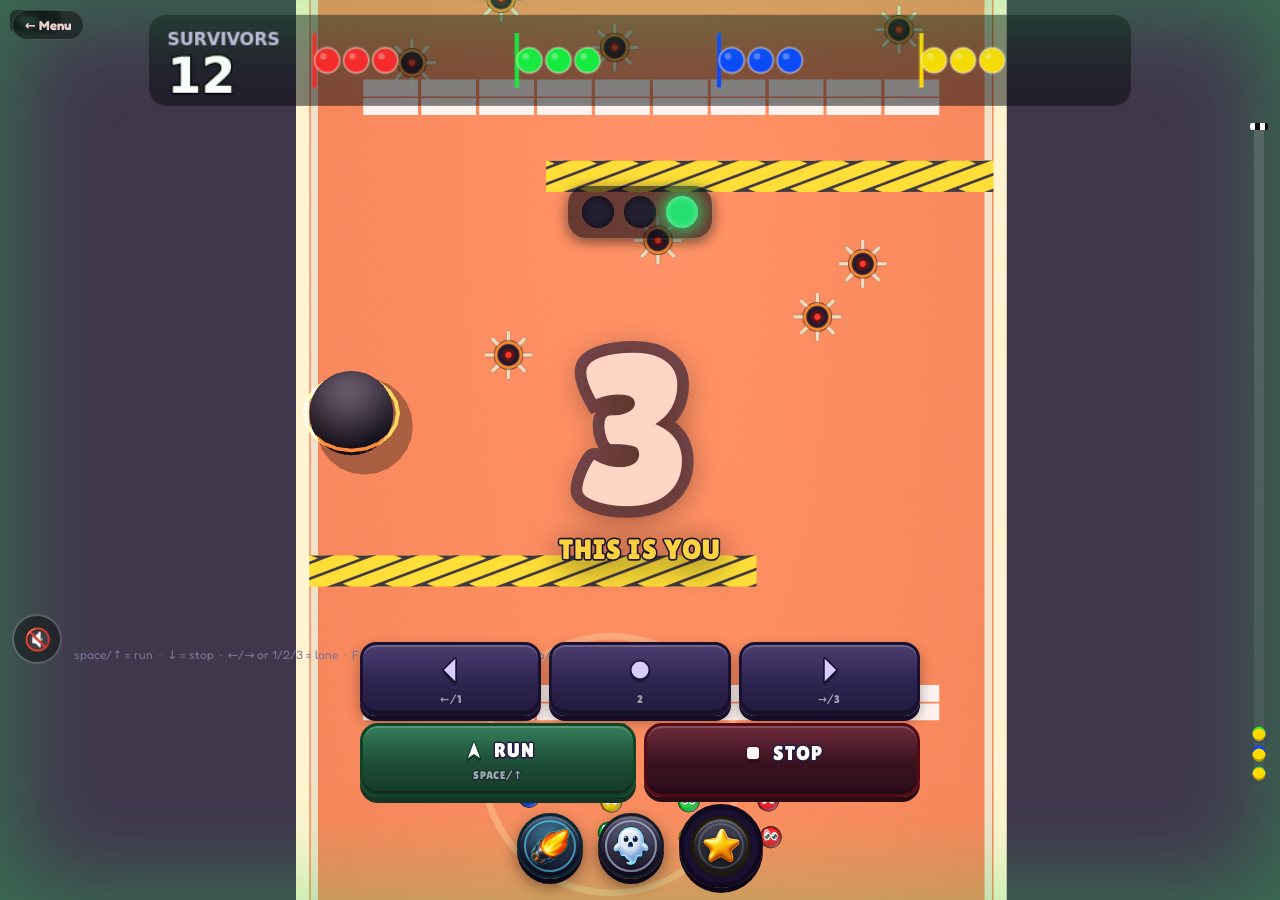
<file: play-cktxj8m6/motor/redlight/index.html>
<!doctype html>
<html lang="en">
<head>
<meta charset="utf-8" />
<meta name="robots" content="noindex, nofollow">
<meta name="bt-build" content="2026-08-08 68577ac">
<meta name="viewport" content="width=device-width, initial-scale=1" />
<!--+AG el HTML se sirve en INGLES (defecto del juego); ?lang=es lo traduce por JS (applyLang) -->
<title>YouBall · Red Light Rush (WebGL) · The Marble Games</title>
<style>
  /*+AG doc 87 · LA LETRA DE LA PARTIDA (misma nota que en race/ y cazador/): este HUD iba a
     `system-ui, Segoe UI` y sus paneles a `'Segoe UI Rounded'`, que SOLO EXISTE EN WINDOWS. En el
     movil el marcador se pintaba con la letra del sistema, distinta en cada aparato, mientras el menu
     de al lado llevaba la del juego. Cache compartida con el shell, asi que coste de red cero. */
  @import url('https://fonts.googleapis.com/css2?family=Fredoka:wght@400;500;600;700&family=Lilita+One&display=swap');
  html,body{margin:0;height:100%;overflow:hidden;background:#140a1e;color:#fff;
    font-family:var(--fam,'Fredoka','Segoe UI Rounded','Nunito',system-ui,sans-serif)}
  /* v7: crepúsculo caramelo (apenas visible tras el suelo, pero coherente). ?art=old lo revierte por JS. */
  #bg{position:fixed;inset:0;z-index:-1;background:radial-gradient(120% 95% at 50% 30%,#4a1f5e 0%,#2a1440 55%,#160c22 100%)}
  canvas{display:block;position:fixed;top:0;left:0;z-index:0}
  /* anillo de HUD que tiñe el borde de verde/rojo/ámbar según el semáforo (sin tapar la acción) */
  #ring{position:fixed;inset:0;z-index:2;pointer-events:none;box-shadow:inset 0 0 90px 14px rgba(0,0,0,0);transition:box-shadow .12s}
  #ring.green{box-shadow:inset 0 0 90px 16px rgba(40,220,90,.34)}
  #ring.red{box-shadow:inset 0 0 175px 40px rgba(255,30,24,.72)}
  #ring.amber{box-shadow:inset 0 0 110px 20px rgba(255,180,20,.5)}
  /* destello de EJECUCIÓN (solo preview; el vídeo lleva el fogonazo WebGL): flash rojo a pantalla completa */
  #exflash{position:fixed;inset:0;z-index:3;pointer-events:none;background:radial-gradient(120% 100% at 50% 50%,rgba(255,40,30,.55),rgba(255,20,20,.28));opacity:0;transition:opacity .5s ease-out}
  #exflash.hit{opacity:1;transition:opacity 0s}
  /* farol/semáforo: siempre visible arriba-centro (referencia constante del estado, docs/44 §5) */
  /* bajado bajo la franja de supervivencia (canvas, arriba) para no solaparla en el preview */
  #farol{position:fixed;top:186px;left:50%;transform:translateX(-50%);z-index:6;display:flex;gap:10px;
    background:rgba(12,8,20,.62);padding:10px 14px;border-radius:18px;box-shadow:0 3px 14px rgba(0,0,0,.6),0 0 0 2px rgba(255,255,255,.10);pointer-events:none}
  #farol .lamp{width:32px;height:32px;border-radius:50%;background:#241f30;box-shadow:inset 0 0 7px rgba(0,0,0,.7);transition:background .08s,box-shadow .08s}
  #farol .lamp.on-green{background:#25e070;box-shadow:0 0 16px 4px rgba(40,225,110,.8),inset 0 0 6px rgba(255,255,255,.4)}
  #farol .lamp.on-amber{background:#ffbe18;box-shadow:0 0 16px 4px rgba(255,190,30,.85),inset 0 0 6px rgba(255,255,255,.5)}
  #farol .lamp.on-red{background:#ff2d2d;box-shadow:0 0 18px 5px rgba(255,50,50,.9),inset 0 0 6px rgba(255,255,255,.35)}
  /* HUD equipos arriba: BARRA de color = equipo · a su lado 3 casillas (bolas en meta, 0→3) */
  #top{position:fixed;left:0;right:0;top:10px;display:flex;justify-content:center;gap:14px;pointer-events:none;user-select:none;z-index:5}
  .tc{display:flex;align-items:center;gap:9px;background:rgba(0,0,0,.40);padding:6px 11px;border-radius:12px;transition:box-shadow .18s,background .18s}
  .tc.lead{background:rgba(255,255,255,.10);box-shadow:0 0 0 2px rgba(255,255,255,.22),0 0 16px rgba(255,214,110,.30)}
  .tc .disc{width:7px;height:22px;border-radius:4px}   /* BARRA vertical = identidad de equipo (no se confunde con un pip) */
  .tc .pips{display:flex;gap:5px;padding-left:3px;border-left:1px solid rgba(255,255,255,.18)}   /* separador claro de la barra */
  .tc .pip{width:13px;height:13px;border-radius:50%;box-sizing:border-box;border:2px solid rgba(255,255,255,.30);background:transparent}
  /* minimapa VERTICAL a la derecha: meta arriba, spawn abajo, 12 dots por su Y */
  #mini{position:fixed;right:16px;top:14%;bottom:14%;width:10px;border-radius:6px;z-index:5;
    background:linear-gradient(0deg,rgba(255,255,255,.05),rgba(255,255,255,.13))}
  #mini .fin{position:absolute;left:-4px;right:-4px;top:-3px;height:7px;border-radius:2px;
    background:repeating-linear-gradient(90deg,#f4f4f4 0 5px,#0c0c0c 5px 10px)}
  #mini .md{position:absolute;left:50%;width:13px;height:13px;border-radius:50%;transform:translate(-50%,50%);box-shadow:inset 0 -2px rgba(0,0,0,.3)}
  #mini .md.fin{box-shadow:0 0 0 2px #ffd34d,0 0 8px rgba(255,211,77,.7)}
  #mini .md.dead{opacity:.16;filter:grayscale(1)}
  /*+AG ⚠ 2026-08-08 · LOS DOS SUBEN POR ENCIMA DEL HUD. Con el mockup B el bloque de controles pasó de
     137 a 219 px de alto, y medido en un móvil de 360×640 el disco del SÚPER se comía el botón de
     sonido entero: quedaba debajo, sin poder tocarse. Van a la izquierda porque a la derecha, a esa
     altura, corre el minimapa vertical (#mini). El 238 es el alto del HUD (219) más su separación del
     borde (12) más un dedo de aire. */
  .keys{position:fixed;left:74px;bottom:calc(238px + env(safe-area-inset-bottom));font-size:12px;color:#7d7596;z-index:5}
  #snd{position:fixed;left:14px;bottom:calc(238px + env(safe-area-inset-bottom));z-index:6;width:46px;height:46px;border-radius:50%;border:0;
    background:rgba(0,0,0,.42);color:#fff;font-size:22px;line-height:46px;cursor:pointer;
    box-shadow:0 0 0 2px rgba(255,255,255,.14);transition:transform .12s,box-shadow .18s,background .18s}
  #snd:hover{transform:scale(1.08)}
  #snd.on{background:rgba(120,80,255,.5);box-shadow:0 0 0 2px rgba(155,92,255,.6),0 0 16px rgba(120,80,255,.55)}
  #snd.load{opacity:.55}
  #snd:not(.on):not(.load){animation:sndpulse 2.2s ease-in-out infinite}
  @keyframes sndpulse{0%,100%{box-shadow:0 0 0 2px rgba(255,255,255,.14)}50%{box-shadow:0 0 0 2px rgba(255,255,255,.30),0 0 14px rgba(255,255,255,.18)}}
  #err{position:fixed;inset:0;display:none;place-items:center;padding:24px;color:#ffb4b4;text-align:center;z-index:9}
  #fps{position:fixed;left:10px;top:10px;z-index:8;font:12px/1.3 monospace;color:#8fe;background:rgba(0,0,0,.45);padding:3px 7px;border-radius:6px;pointer-events:none}
  /* HUD del SHORT individual: fila de pips (1 por color) arriba = quién sigue en carrera. DOM → sale en la captura
     (page.screenshot). Solo visible con ?short=1. */
  /* SHORT: fila de pips que se GRABA (page.screenshot a 1080×1920) → es el HUD del vídeo. Dimensionado por vw
     (= lado MENOR en 9:16) con clamp: legible a 1080, sin inflarse en preview pequeño ni apaisado. Coherente con el censo. */
  #pips{position:fixed;left:0;right:0;top:clamp(12px,1.4vw,20px);display:none;justify-content:center;gap:clamp(10px,1.7vw,20px);z-index:6;pointer-events:none}
  #pips .pip{width:clamp(15px,3.2vw,38px);height:clamp(15px,3.2vw,38px);border-radius:50%;box-shadow:0 1px 4px rgba(0,0,0,.6),inset 0 0 0 2px rgba(255,255,255,.35);transition:opacity .2s,filter .2s}
  /* CTA like/suscríbete: solo al coronar al ganador (icónico, sin texto). Animado por JS por frame (determinista en captura). */
  #cta{position:fixed;bottom:7.5%;left:50%;display:flex;align-items:center;gap:.34em;z-index:7;opacity:0;pointer-events:none;transform-origin:center bottom;font-size:4.3vh}
  #cta .ic{display:flex;align-items:center;gap:.24em;background:rgba(8,6,16,.62);padding:.14em .5em;border-radius:.5em;box-shadow:0 4px 16px rgba(0,0,0,.5)}
  #cta .thumb{display:inline-block;transform-origin:center}
  #cta .bell{display:inline-block;transform-origin:50% 16%}
  #cta .sp{font-size:.56em;filter:drop-shadow(0 0 8px rgba(255,215,90,.95))}
  /*+AG CONTROLES del jugador (port del Cazador): fila de CARRILES (intención, arriba) + fila de acciones con
     CORRER y PARAR dominantes y los 3 boosters (Nitro/Fantasma/Súper) con recarga .cd. Touch-first.
     ⚠ doc 73 (2026-08-04, VB Jaime): SE ACABÓ EL MANTENER PULSADO. CORRER era un `hold` —el dedo clavado en el
     botón toda la carrera— y eso hacía el modo incómodo de manejar: para tocar un carril o un booster había que
     soltar CORRER (= frenar sin querer) o jugar con dos dedos, y el `hold` además es frágil (si se pierde el
     `pointerup` te quedas corriendo; costó un fallo real esta misma mañana). Ahora son DOS ESTADOS: CORRER
     enciende el motor y se queda encendido, PARAR lo apaga. El pulgar queda libre para el resto del HUD. */
  #controls{position:fixed;left:50%;bottom:calc(12px + env(safe-area-inset-bottom));transform:translateX(-50%);z-index:6;display:flex;flex-direction:column;gap:7px;
    width:min(560px,94vw);font-family:inherit;user-select:none;touch-action:none}
  #controls .row{display:flex;gap:8px}
  /* ═══ doc 88 · EL BOTÓN DE PARTIDA, AL IDIOMA DE BRAWL (mismo bloque que la Carrera y el Cazador).
     El canto era `0 4px 0 #0009` —negro translúcido— y sobre el naranja de la pista de este modo se
     perdía del todo. Aquí es sólido y suyo (`--j-canto`), más bisel arriba, sombra interior abajo y
     sombra proyectada. `min-height:44px` es la regla 14 del doc 60: los tres CARRILES medían 30 px en
     el móvil de verdad, que es el peor incumplimiento de dedo de todo el juego. */
  /*+AG `box-sizing:border-box` para TODOS: desde que los botones llevan borde propio (2026-08-08), sin
     esto el canto se suma al ancho y un disco de 66 mide 72. Es la misma corrección que el #supAro. */
  #controls button{--j-canto:#120a24;--j-tinte:#ffffff;box-sizing:border-box;
    border:0;border-radius:16px;min-height:44px;font-family:inherit;font-weight:900;color:#fff;cursor:pointer;
    box-shadow:0 5px 0 var(--j-canto), inset 0 2px 0 #ffffff33, inset 0 -3px 0 #00000055, 0 6px 14px #00000055;
    transition:transform .05s,filter .1s,box-shadow .08s;line-height:1.05;backdrop-filter:blur(3px)}
  #controls button:active:not(.off){transform:translateY(4px) scale(.985);
    box-shadow:0 1px 0 var(--j-canto), inset 0 2px 0 #ffffff33, 0 2px 6px #00000055;filter:brightness(1.16)}
  #controls button .k{display:block;font-size:9px;opacity:.55;font-weight:800;margin-top:3px;letter-spacing:.08em}
  #controls button .cd{display:block;font-size:11px;opacity:.8;font-weight:800}
  /*+AG encargo 34: EL ICONO DEL BOOSTER, encima de la palabra. En `em` (docs/57: nunca en px) para que crezca
     con la letra del boton, que es un clamp: 2.2em sobre los 10 px de un movil de 360 = 22 px, dentro del
     20-24 px al que el brief exige que la pieza se lea. */
  #controls button .bi{display:block;height:1.95em;width:auto;margin:0 auto;
    filter:drop-shadow(0 1px 1px #00000066)}
  /* con el icono puesto, los 5 botones de la fila de accion tenian su contenido a 3 alturas distintas
     (CORRER arriba del todo, FRENAZO en medio, los boosters mas abajo) porque el alto lo manda CORRER y
     cada uno empezaba en su padding. Centrado, la fila vuelve a leerse como una fila. */
  /*+AG doc 88 · EL HUECO ENTRE EL RÓTULO Y EL PIE. Medido: eran 0 px, las dos cajas se tocaban. Con el
     trazo de .11em no se notaba; con el de .14em que pidió Jaime («trazos gordos») los contornos se
     pisan y en la captura se lee «SÚPER» encima de su propio pie. El contorno pinta HACIA FUERA de la
     caja, así que el hueco tiene que ser mayor que el trazo: 2,24 px a 16 px de cuerpo → 3 px de gap.
     Es la misma lección del doc 56 §3bis.1 («INDMDUAL»), pero en vertical. */
  #controls .row:not(#laneRow):not(#mainRow) button{display:flex;flex-direction:column;align-items:center;justify-content:center;gap:3px}
  /*+AG ⚠ 2026-08-08 · CORRER y PARAR llevan el icono AL LADO, no encima: son los dos rótulos largos del
     HUD (RENNEN/STOPPEN en alemán) y en columna el botón crecería a lo alto, que es lo único que no sobra.
     El `:not(#mainRow)` de la regla de arriba NO es adorno: sin él, la columna le gana a esta por
     especificidad (2 ids + 1 clase contra 2 ids) y el icono se sigue poniendo encima. Es la misma
     trampa que este fichero ya documenta tres veces más abajo. */
  #controls #mainRow button{display:flex;flex-direction:row;align-items:center;justify-content:center;gap:8px;flex-wrap:wrap}
  #controls #mainRow button .mi{width:24px;height:24px;flex:0 0 auto;stroke-width:2.4;stroke-linejoin:round;
    filter:drop-shadow(0 2px 0 #00000055)}
  #controls #mainRow button .k,#controls #mainRow button .cd{flex-basis:100%;margin-top:0}
  /* el FANTASMA es blanco-azulado y su boton es BLANCO cuando esta disponible: sin separarlo, la silueta se
     funde con la placa. Se le refuerza el contorno con la misma sombra doble que usa la insignia de liga. */
  /* ⚠ el selector lleva `#controls button` delante A PROPOSITO: la regla de arriba es `#controls button .bi`
     (id + etiqueta + clase) y le gana en especificidad a un `#bGhost .bi` suelto — la misma trampa que ya
     costo una version muerta en la Carrera (ver la nota de #ctr #bL). */
  #controls button#bGhost .bi{filter:drop-shadow(0 0 1px #160a38cc) drop-shadow(0 1px 2px #00000055)}
  /*+AG carriles (intención, estilo intenciones del Cazador): el activo lleva .on */
  /* los CARRILES son la intención de este modo y se tocan constantemente. Medían 107×30 px: el peor
     objetivo táctil del juego, por debajo del mínimo de 44 (doc 60 r.14). El cuerpo sube de 11 a 13. */
  /*+AG ⚠ 2026-08-08 (VB Jaime, mockup B) · EL CARRIL DEJA DE SER UNA PALABRA Y PASA A SER UNA FLECHA.
     Jaime, viendo la partida: «los botones no parecen un triple A, parecen de una web de mierda».
     «◀ LEFT» es un rótulo de menú; una flecha maciza con su trazo es una pieza de juego, y además se
     lee igual en los 20 idiomas sin pasar por el diccionario. La palabra viajaba en `laneL/C/R` de
     i18n: las claves SE QUEDAN y se siguen escribiendo en el `.t`, solo que oculto a la vista.
     `min-height` sube de 46 a 50: sigue mandando la regla 14 del doc 60 (mínimo 44 de dedo). */
  #controls #laneRow button{flex:1;padding:8px 4px;min-height:50px;font-size:clamp(13px,3.4vw,16px);
    border:3px solid #1b1132;
    background:linear-gradient(180deg,#4b3e70,#2e2450 55%,#221a3e);--j-tinte:#c9beff;--j-canto:#150c28}
  #controls #laneRow button .li{width:34px;height:34px;fill:#d6ccff;stroke:#1b1132;stroke-width:2.4;stroke-linejoin:round;
    filter:drop-shadow(0 2px 0 #00000055)}
  #controls #laneRow button.on{background:linear-gradient(180deg,#c6baff,#7a63f0 55%,#5b48c9);border-color:#3a2c88;
    box-shadow:0 5px 0 #38299b, inset 0 2px 0 #ffffff88, inset 0 -3px 0 #00000044, 0 0 20px #9b8cffaa}
  #controls #laneRow button.on .li{fill:#fff;stroke:#2a1e5e}
  /*+AG doc 73: los DOS MANDOS del modo, del mismo tamaño y uno al lado del otro. El ancho sale de repartir lo que
     tenía CORRER solo (2.6) más el hueco del FRENAZO (1) entre los dos → la fila no crece ni un píxel y los
     boosters conservan su ancho. `nowrap` porque en alemán/holandés la palabra es larga (RENNEN/STOPPEN) y si
     parte en dos líneas SUBE el alto del HUD, que es lo único que no cabe en un móvil de 360×640. */
  /*+AG doc 88: 14 px estaba fuera de la escala del doc 60 regla 8 (11/13/16/20/24). Sube a 16-20, que
     son dos peldaños de la escala, y son los dos mandos que más se miran del modo. */
  /*+AG 2026-08-08 · los dos mandos ganan borde propio y radio mayor: en el mockup B el HUD entero
     se apoya en «rectángulo con canto grueso = mando, redondo = habilidad», y para que esa lectura
     funcione el rectángulo tiene que ser MÁS macizo que antes, no igual. */
  #controls #bRun,#controls #bStop{flex:1.9;padding:12px 6px;min-height:58px;border-radius:18px;border:3px solid #0e4527;
    font-size:clamp(16px,4.4vw,20px);white-space:nowrap}
  /*+AG ⚠ EL REPOSO DE #bRun SIGUE SIENDO EL VERDE SUCIO Y NO SE TOCA. Es el estado APAGADO del motor
     (doc 73): en todo momento hay exactamente uno de los dos mandos encendido, y esa es la única señal
     de «estoy corriendo» que tiene el jugador desde que se quitó el mantener-pulsado. Al pasar el HUD
     al mockup B estuve a punto de pintar este reposo del verde vivo del mockup — el mockup dibuja el
     botón ENCENDIDO— y eso habría dejado los dos mandos gritando a la vez. Lo vivo va en `.on`. */
  #controls #bRun{background:linear-gradient(180deg,#357f59,#1d4d36 55%,#163a29);border-color:#0e4527;
    box-shadow:0 6px 0 #143526, inset 0 2px 0 #ffffff2e, inset 0 -3px 0 #00000044;
    --j-tinte:#8ff0c4;--j-canto:#143526}
  #controls #bRun .mi{fill:#fff;stroke:#0e4527}
  #controls #bStop .mi{fill:#fff;stroke:#550b15}
  /* ENCENDIDO = el estado, no el dedo: mientras el motor va, CORRER se queda vivo aunque no lo estés tocando.
     Es la única señal de "estoy corriendo" que tiene el jugador ahora que no hay dedo puesto, así que el apagado
     es DE VERDAD apagado (verde sucio, hundido) y el encendido canta. */
  #controls #bRun.on{background:linear-gradient(180deg,#7df3ae,#2fbe6f 52%,#209a57);
    box-shadow:0 6px 0 #125a33,0 0 22px #3ad07acc, inset 0 3px 0 #ffffff70, inset 0 -4px 0 #00000033}
  /* corriendo EN ROJO: el motor sigue dado en zona prohibida. Se pinta rojo, pero APAGADO y sin halo, y no
     es un capricho: medido en captura, con el rojo brillante de antes los DOS mandos grandes gritaban a la
     vez sobre un fondo que el semáforo ya tiñe entero de rojo, y el jugador tenía dos alarmas y ninguna
     instrucción. Aquí el rojo de CORRER dice «esto que estás haciendo es peligroso» y el que canta es
     PARAR, que es la tecla que hay que tocar. Ese rojo vivo lo lleva UNO solo. */
  #controls #bRun.on.red{background:linear-gradient(180deg,#b8463a,#7a1f16 55%,#5e160f);box-shadow:0 5px 0 #4d1109, inset 0 2px 0 #ffffff33, inset 0 -3px 0 #00000044}
  /*+AG el borde de 3 px lo pone la regla conjunta `#bRun,#bStop` y ahí va en verde: sin este
     `border-color`, PARAR salía con el canto de CORRER. */
  #controls #bStop{background:linear-gradient(180deg,#6d2a3b,#3a1220 55%,#2c0d19);border-color:#550b15;
    box-shadow:0 5px 0 #2a0c16, inset 0 2px 0 #ffffff2e, inset 0 -3px 0 #00000044;--j-tinte:#ffa596;--j-canto:#2a0c16}
  #controls #bStop.on{background:linear-gradient(180deg,#ff8a78,#d22036 52%,#a5142a);
    box-shadow:0 6px 0 #66091a, inset 0 3px 0 #ffffff5c, inset 0 -4px 0 #00000033, 0 8px 18px #00000066}
  /* AVISO: en cuanto el semáforo se pone ámbar (o ya rojo) y TÚ sigues corriendo, el que late es PARAR — se le
     dice al jugador lo que TIENE QUE HACER, no lo que no debe. Late sin barrido: el barrido de brillo es del
     SÚPER y en este juego solo lo lleva uno (regla Supercell: si avisan todos, no avisa ninguno). */
  /* la INVITACIÓN de salida: CORRER late en verde hasta que el jugador lo estrena. Mismo latido de
     tamaño que el aviso de PARAR (lo que se ve sobre cualquier fondo es que algo se mueva), en el color
     que ya tiene el botón: no se le añade un cartel al HUD, se le señala el botón que ya está ahí. */
  #controls #bRun.urge{background:linear-gradient(#5aec97,#2bb869);box-shadow:0 4px 0 #14663a,0 0 26px #ffffff55, inset 0 1px 0 #ffffff55;
    animation:urgeGlow 0.62s ease-in-out infinite}
  #controls #bStop.urge{background:linear-gradient(#ff8f80,#f0402c);box-shadow:0 4px 0 #8a2016,0 0 26px #ffffff55, inset 0 1px 0 #ffffff55;
    animation:urgeGlow 0.62s ease-in-out infinite}
  /* el latido es de TAMAÑO, no solo de halo: cuando el semáforo se pone rojo el juego tiñe la pantalla
     entera de rojo, y un halo rojo sobre fondo rojo no se ve. Lo que sí se ve siempre es que algo se mueva. */
  @keyframes urgeGlow{0%,100%{transform:scale(1);filter:drop-shadow(0 0 0 #ffffff00)}
                      50%{transform:scale(1.045);filter:drop-shadow(0 0 12px #ffffffaa)}}
  @media (prefers-reduced-motion:reduce){#bStop.urge{animation:none}}
  /* ═══ 2026-08-08 · LA HABILIDAD ES UN DISCO (mockup B, elegido por Jaime) ═══════════════════════
     Veredicto suyo mirando la partida: «los botones no parecen un triple A, parecen de una web de
     mierda, no están utilizando el arte del juego» y «los iconos no cuadran con la tienda».
     Las dos cosas eran verdad y se midieron: el mismo dibujo de booster va a 64 px dentro de un marco
     en la Tienda y salía a 25 px suelto sobre una placa rectangular aquí. Y la placa rectangular es
     LA MISMA SILUETA que un botón de menú, así que nada distinguía «mando» de «habilidad».
     La regla que entra: REDONDO = habilidad, RECTÁNGULO = mando. El disco lleva el dibujo a 42 px,
     su aro del color de lo que hace, y el contador colgando en una píldora igual que la «TIENES ×N»
     de la Tienda. El rótulo de palabra se va: el propulsor y el fantasma se reconocen sin leer, y era
     la palabra la que dejaba al dibujo en 25 px (el botón medía 45 de ancho y «NITRO» ocupaba 37).
     ⚠ Los nombres SIGUEN en los 20 diccionarios y en el `.t`, solo que recortado a 1 px: quitar el
     texto visible no puede dejar el botón mudo para un lector de pantalla. */
  #controls #bNitro,#controls #bGhost,#controls #bSup{position:relative;flex:0 0 auto;width:66px;height:66px;padding:0;border-radius:50%;
    border:3px solid var(--j-canto,#120a24);font-size:clamp(13px,3.2vw,16px);
    background:radial-gradient(circle at 50% 34%, color-mix(in srgb, var(--cc,#7c6ea8) 58%, #1b1132), #171029 78%);
    box-shadow:0 5px 0 #0c0718, inset 0 3px 0 #ffffff30, inset 0 -6px 10px #00000066, 0 7px 16px #00000077}
  /* el aro interior es lo que pone el color del booster DELANTE, sin teñir el dibujo */
  #controls #bNitro::before,#controls #bGhost::before,#controls #bSup::before{content:'';position:absolute;inset:4px;border-radius:50%;
    border:2px solid color-mix(in srgb, var(--cc,#7c6ea8) 62%, transparent);pointer-events:none}
  #controls #bstRow{justify-content:center;gap:15px;align-items:center}
  /* el contador deja de ser un pie de texto y pasa a ser la píldora de la Tienda, colgada del disco */
  #controls #bstRow button .cd{position:absolute;bottom:-5px;inset-inline-end:-6px;min-width:26px;height:22px;
    padding:0 6px;border-radius:999px;font-size:13px;line-height:18px;opacity:1;
    background:linear-gradient(#ffe14d,#ffab1f);color:#17102e;border:2px solid #17102e;
    box-shadow:0 2px 0 #0007;-webkit-text-stroke-width:0;text-shadow:none}
  /*+AG el ×0 en ROJO, la misma píldora que ya pusimos en la Tienda cuando no te queda ninguno
     («que se ponga rojizo DE ALGUNA MANERA CON ESTILO», 7-ago). Mismo objeto, mismo aviso, dos pantallas. */
  #controls #bstRow button.vacio .cd{background:linear-gradient(#e0293d,#8e2130);color:#fff}
  /*+AG sin cifra no hay píldora: con inventario infinito, mientras el booster arde y en el súper (que
     cuenta con el aro) el pie va vacío, y una píldora dorada vacía sería una mancha sin significado. */
  #controls #bstRow button .cd:empty{display:none}
  /*+AG ═══ 2026-08-08 (VB Jaime) · «ESTO SALE CONTIGO»: el estado ARMADO ══════════════════════════
     Lo que el jugador prepara durante la cuenta atrás necesita una cara propia, y no puede ser ninguna
     de las que ya existen: `.on` es «esto ES tu estado ahora mismo», `.ready` es «puedes pulsarlo».
     Armado es otra cosa: «lo he pedido y todavía no ha pasado». Se dice con un aro BLANCO que respira
     —blanco porque es el único color que no está cogido por una mecánica de este modo (verde=correr,
     rojo=parar, cian=nitro, oro=súper)— y con el botón un pelín más grande, que es lo que se ve de
     reojo sobre cualquier fondo. Se apaga solo en el «¡YA!», donde el botón vuelve a decir su estado.
     ⚠ Lleva `#controls` delante y va al final del bloque por la misma razón que todo lo de aquí: los
       tintes de reposo son (2 ids) y una regla de (1 id + 1 clase) no les gana. */
  #controls button.arm{animation:armPulso 1.15s ease-in-out infinite}
  #controls #bLaneL.arm, #controls #bLaneC.arm, #controls #bLaneR.arm,
  #controls #bRun.arm, #controls #bStop.arm, #controls #bNitro.arm, #controls #bGhost.arm, #controls #bSup.arm{
    box-shadow:0 0 0 3px #ffffffdd, 0 5px 0 var(--j-canto,#120a24), 0 0 20px #ffffff88, inset 0 2px 0 #ffffff44}
  @keyframes armPulso{0%,100%{transform:scale(1)}50%{transform:scale(1.05)}}
  @media (prefers-reduced-motion:reduce){#controls button.arm{animation:none}}
  html.redfx #controls button.arm{animation:none}
  #controls #bstRow button .bi{height:42px;width:42px;margin:0;filter:drop-shadow(0 3px 5px #000a)}
  /*+AG ⚠ EL RÓTULO SE OCULTA A LA VISTA, NO SE BORRA. `display:none` habría dejado el botón MUDO para
     un lector de pantalla, y un `aria-label` escrito aquí lo habría dejado mudo en 19 idiomas (el
     atributo gana al contenido y no pasa por applyLang). Con este recorte, `applyLang()` sigue
     escribiendo el nombre traducido en el `.t` de siempre, el botón se sigue anunciando en el idioma
     del jugador, y en pantalla solo queda el dibujo. Vale para los carriles y para los boosters. */
  #controls #bstRow button .t, #controls #laneRow button .t{position:absolute;width:1px;height:1px;
    margin:-1px;padding:0;overflow:hidden;clip-path:inset(50%);white-space:nowrap;border:0}
  /* cada booster teñido también EN REPOSO, no sólo cuando está listo: eran tres placas iguales para
     tres cosas distintas. Los colores son los que este modo ya tenía en .ready/.act (doc 73). */
  /*+AG con el disco, el color de cada booster viaja en UNA variable (`--cc`) y la pinta el radial de
     arriba: se acabaron los tres degradados lineales que decían lo mismo tres veces. */
  #controls #bNitro{--cc:#59e0ff;--j-tinte:#59e0ff;--j-canto:#0a2532}
  #controls #bGhost{--cc:#c7d6ea;--j-tinte:#ffffff;--j-canto:#171b26}
  #controls #bSup{--cc:#ffd23f;--j-tinte:#ffd23f;--j-canto:#241a08}
  /* ═══ EL ARO DE CARGA DEL SÚPER ═════════════════════════════════════════════════════════════════
     Jaime: «en todos los niveles hay una habilidad que es una barra que se carga y ahora solo lo has
     hecho con un tanto por ciento y no me gusta porque estás en acción y no tienes tiempo para ver
     números». El `0%` de este modo (y el del Cazador) se va y lo sustituye este aro, que es la misma
     información sin una cifra que leer. La Carrera ya tenía barra; ahora los tres hablan igual.
     El relleno es un `conic-gradient` que arranca ARRIBA (0deg por defecto) y da la vuelta: --p lo
     escribe el bucle del HUD en cada frame. */
  /*+AG ⚠ `box-sizing:border-box` NO es cosmético: sin él, los 9 px de aro y los 3 de canto se SUMAN a
     los 84 y el súper sale de 108 px, o sea más ancho que los dos boosters juntos. Medido. */
  #supAro{position:relative;box-sizing:border-box;display:grid;place-items:center;width:84px;height:84px;flex:0 0 auto;
    padding:9px;border-radius:50%;border:3px solid #0f0920;
    background:conic-gradient(#ffd23f calc(var(--p,0)*1%), #1a1030 0);
    box-shadow:0 5px 0 #0c0718, inset 0 0 0 2px #00000066}
  #supAro.lleno{box-shadow:0 5px 0 #8a5a10, 0 0 22px #ffb03daa, inset 0 0 0 2px #00000066}
  #controls #supAro #bSup{width:100%;height:100%;box-shadow:inset 0 3px 0 #ffffff30, inset 0 -6px 10px #00000066}
  /*+AG CADA BOTÓN DEL COLOR DE SU SIGNIFICADO (VB Jaime 2026-07-25). En este modo el color YA es la mecánica
     (semáforo), así que los controles hablan el mismo idioma: CORRER verde, PARAR rojo de luz de freno, NITRO
     cian = la estela de velocidad del motor, FANTASMA blanco = intangible (en pista la bola se vuelve
     translúcida), SÚPER oro = acción, la convención del juego. Los dos mandos grandes se apagan cuando NO son
     tu estado: en todo momento hay exactamente uno encendido, y de un vistazo sabes si tu motor va o no. */
  /* ⚠⚠ 2026-08-07 · EL SELECTOR DE ESTADO LLEVA `#controls` DELANTE Y NO ES ADORNO. Al teñir los tres
     boosters en reposo (doc 88) se escribió `#controls #bNitro` — DOS ids — y eso le gana a
     `#bNitro.ready` y a `#bNitro.act`, que son un id y una clase. Resultado: la placa de reposo se
     quedaba puesta también encendida y lista… pero la TINTA del `.act` sí se aplicaba, y esa tinta es
     oscura a propósito (`#032230`) porque el fondo del `.act` era cyan CLARO, y encima la excepción
     de más abajo le quita el trazo. Letra oscura, sin contorno, sobre placa oscura.
     Jaime, viéndolo: «tiene trazo negro y fondo negro y no se lee bien». Medido: contraste 1,81.
     Es la MISMA trampa de especificidad que este fichero ya documenta dos veces (ver la nota de
     `#controls button#bGhost .bi`), pero al revés: esta vez el selector nuevo era demasiado fuerte.
     REGLA: si el reposo lleva `#controls #bX`, sus estados llevan `#controls #bX.estado`. */
  /*+AG los estados pasan a hablar en REDONDO. El `.ready` sube el brillo del centro y enciende el aro;
     el `.act` es la placa clara del color con halo, que es «esto está ardiendo AHORA». Ya no llevan
     `color:` porque en el disco no queda texto que teñir: el contador vive en su píldora aparte. */
  #controls #bNitro.ready{background:radial-gradient(circle at 50% 34%, #59e0ff, #12617e 78%);
    box-shadow:0 5px 0 #0f5e7c, inset 0 3px 0 #ffffff44, 0 0 16px #59e0ff66}
  #controls #bNitro.act{background:radial-gradient(circle at 50% 34%, #d6f8ff, #3fc2ea 78%);
    box-shadow:0 3px 0 #0f5e7c,0 0 22px #59e0ffdd, inset 0 3px 0 #ffffff70}
  /*+AG el FANTASMA era lila y el CARRIL activo también (#laneRow button.on): dos violetas para cosas que no tienen
     nada que ver. En blanco deja de confundirse y además dice lo que hace: atravesar. Texto oscuro: el color base
     de los controles es blanco y sobre fondo claro no se leería. */
  #controls #bGhost.ready{background:radial-gradient(circle at 50% 34%, #ffffff, #a9b3cc 78%);
    box-shadow:0 5px 0 #878ea6, inset 0 3px 0 #ffffff90, 0 0 16px #ffffff55}
  #controls #bGhost.act{background:radial-gradient(circle at 50% 34%, #ffffff, #dfe6f5 78%);
    box-shadow:0 3px 0 #878ea6,0 0 24px #ffffffdd, inset 0 3px 0 #ffffff90}
  /*+AG doc 40: mismo lenguaje de "listo para pulsar" que el resto del juego (glow que late + barrido de brillo).
     Aqui SOLO el super lo lleva: freno/nitro/fantasma tambien usan .ready para decir "disponible", y si los
     cuatro barrieran a la vez el aviso dejaria de significar nada (regla Supercell: uno por pantalla). */
  #controls #bSup.ready{background:radial-gradient(circle at 50% 34%, #ffe27a, #f0801e 78%);
    box-shadow:0 5px 0 #a85a12,0 0 18px #ffb03daa, inset 0 3px 0 #ffffff70;
    position:relative;overflow:hidden;animation:readyGlow 1.9s ease-in-out infinite}
  #bSup.ready::after{content:'';position:absolute;top:0;height:100%;width:32%;left:-45%;
    background:linear-gradient(100deg,#fff0,#ffffff88 46%,#fff0);transform:skewX(-18deg);
    animation:readySweep 3.2s ease-in-out infinite;pointer-events:none}
  #controls #bSup.act{background:radial-gradient(circle at 50% 34%, #fff3b8, #ffc44d 78%);
    box-shadow:0 3px 0 #a85a12,0 0 26px #ffd34dee, inset 0 3px 0 #ffffff70}
  #bSup.act::after{display:none}
  @keyframes readySweep{0%{left:-45%}26%,100%{left:132%}}
  @keyframes readyGlow{0%,100%{filter:drop-shadow(0 0 0 #ffd23f00)}50%{filter:drop-shadow(0 0 10px #ffd23fcc)}}
  @media (prefers-reduced-motion:reduce){#bSup.ready,#bSup.ready::after{animation:none}}
  /* ⚠ ES `.off` Y NO `:disabled` (ver doc 88). Un <button disabled> no recibe el evento: el navegador
     se come el toque antes de que llegue el juego, así que un booster en recarga no podía ni contestar
     "ahora no". Y el apagado deja de ser opacity .4, que borraba el icono y con él la pista de qué es. */
  /* ⚠⚠ 2026-08-07 (2ª vuelta) · EL APAGADO DEJA DE SER UN FILTRO. Jaime, viéndolo: «tiene trazo negro
     y fondo negro y no se lee bien». Tenía razón y la culpa era de este mismo bloque: el apagado se
     hacía con `filter:grayscale(.55) brightness(.72)`, y un filtro se lo come TODO — la placa, la
     letra y el contorno a la vez. Sobre una placa que ya era oscura (el nitro es azul petróleo) el
     resultado era gris sobre casi negro con un contorno negro alrededor. Y no es un estado raro: es
     lo que estás mirando los 5 segundos siguientes a pulsar el nitro.
     Ahora el apagado tiene SU PROPIA PLACA, neutra y no más oscura que la encendida, y **la letra no
     se toca**: sigue clara con su contorno, que es lo que la hace legible. Sólo se desatura el ICONO,
     que es la pieza que puede permitirse perder color sin perder la forma.
     REGLA: para apagar un botón, cámbiale el COLOR, no le bajes el brillo. Bajar el brillo apaga
     también lo único que hay que seguir leyendo. */
  /* ⚠⚠ Y AQUÍ LA TERCERA VUELTA DE LA MISMA TRAMPA. `#controls button.off` es (1 id, 1 clase, 1 etiqueta) y
     los tintes de reposo de cada booster son `#controls #bXxx` = DOS IDS, que le ganan. O sea que esta
     placa nueva no se aplicaba y el apagado seguía siendo el tinte oscuro de siempre — medido: la
     sonda seguía leyendo el fondo del nitro, no el gris. En CSS los ids mandan: ninguna regla de un
     solo id puede ganarle a una de dos, por mucho que vaya después. Así que el estado se escribe con
     los mismos ids, uno a uno. Es feo y es explícito, que es lo que hace falta después de tropezar
     tres veces con esto en el mismo pase. */
  #controls button.off,
  #controls #bLaneL.off, #controls #bLaneC.off, #controls #bLaneR.off, #controls #bRun.off, #controls #bStop.off, #controls #bNitro.off, #controls #bGhost.off, #controls #bSup.off{opacity:1;cursor:default;
    background:linear-gradient(180deg,#43435a,#30303f 50%,#24242f);
    box-shadow:0 2px 0 #15151f, inset 0 1px 0 #ffffff26;
    color:#d3d3e2}
  #controls button.off .bi{filter:grayscale(.7) brightness(.9)}
  #controls button.off .cd{opacity:.9}
  /* mientras el booster ARDE manda el .act aunque ya no queden usos: lo que estás viendo es el efecto
     en marcha, no un botón apagado. `background:revert-layer` no vale aquí, así que se repite el .act. */
  #controls button.act.off{opacity:1;filter:none}
  #controls #bNitro.act.off{background:radial-gradient(circle at 50% 34%, #d6f8ff, #3fc2ea 78%)}
  #controls #bGhost.act.off{background:radial-gradient(circle at 50% 34%, #ffffff, #dfe6f5 78%)}
  #controls #bSup.act.off{background:radial-gradient(circle at 50% 34%, #fff3b8, #ffc44d 78%)}
  /*+AG el apagado de un DISCO no puede ser el degradado lineal de una placa: en un círculo se lee
     como una moneda plana. Mismo criterio que el de arriba (se cambia el COLOR, no el brillo: bajar
     el brillo apaga también lo único que hay que seguir leyendo), pero en radial. */
  #controls #bNitro.off, #controls #bGhost.off, #controls #bSup.off{
    background:radial-gradient(circle at 50% 34%, #4d4d64, #26262f 78%)}
  #controls #bstRow button.off::before{border-color:#ffffff2e}
  #youlbl{position:fixed;z-index:5;transform:translate(-50%,-100%);font-weight:900;font-size:13px;color:#fff;
    text-shadow:0 2px 6px #000,0 0 10px #0008;letter-spacing:.06em;pointer-events:none;opacity:0}
  /*+AG estado ESPECTADOR: al morir se ocultan los controles y sale este cartel */
  #controls.dead{opacity:0;pointer-events:none;transition:opacity .25s}
  #spectator{position:fixed;left:50%;bottom:calc(18px + env(safe-area-inset-bottom));transform:translateX(-50%);z-index:7;display:none;
    flex-direction:column;align-items:center;gap:5px;background:rgba(14,9,22,.86);border:1px solid rgba(255,120,90,.42);
    border-radius:15px;padding:14px 30px;text-align:center;backdrop-filter:blur(4px);
    font-family:inherit;box-shadow:0 10px 34px rgba(0,0,0,.55);animation:specIn .28s ease-out}
  #spectator.show{display:flex}
  @keyframes specIn{from{opacity:0;transform:translateX(-50%) translateY(10px) scale(.96)}to{opacity:1;transform:translateX(-50%) translateY(0) scale(1)}}
  #spectator .big{font-size:clamp(22px,5vw,34px);font-weight:900;letter-spacing:.02em;text-shadow:0 2px 10px #000a}
  #spectator .sub{font-size:14px;color:#d6c8dc;font-weight:600}
  #spectator .rkey{font-size:12px;color:#9a8ca0;margin-top:3px;font-weight:700}
  #spectator .rkey kbd{background:#ffffff1c;border-radius:5px;padding:1px 6px;font-family:inherit}
  /*+AG boton SALIR del cartel de espectador (oro = accion, como JUGAR del shell). Solo visible en embed. */
  #specExit{display:none;margin-top:9px;border:0;border-radius:13px;padding:12px 26px;cursor:pointer;
    font-family:inherit;font-weight:900;font-size:15px;letter-spacing:.02em;color:#3a2400;
    background:linear-gradient(#ffe27a,#ffab35);box-shadow:0 4px 0 #a85a12, inset 0 1px 0 #fff6;
    transition:transform .06s,filter .12s}
  #specExit:active{transform:translateY(2px);box-shadow:0 2px 0 #a85a12}
  #spectator.embed #specExit{display:block}
  #spectator.embed .rkey{display:none}
  /*+AG cuenta atras 3-2-1-YA + "este eres tu" (la sim esta en pausa mientras) */
  #count{position:fixed;inset:0;z-index:8;display:none;flex-direction:column;align-items:center;justify-content:center;gap:8px;pointer-events:none;
    font-family:inherit}
  #count.show{display:flex}
  #count .n{font-size:clamp(64px,22vh,190px);font-weight:900;color:#fff;line-height:1;
    text-shadow:0 6px 34px #000,0 0 46px rgba(120,220,140,.5);transition:color .1s}
  #count .you{font-size:clamp(16px,3.6vw,28px);font-weight:800;color:#ffd23f;letter-spacing:.04em;text-shadow:0 2px 12px #000}
  /* ═══ doc 60 · F4: EL HUD DE PARTIDA PASA A HABLAR EL IDIOMA DEL JUEGO ═══════════════════════════
     La auditoria del 1-ago encontro los 3 HUD de partida con CERO trazos de texto, y son LA superficie
     que el jugador mira todo el rato (el shell ya llevaba el trio en 18 sitios). Aqui se copia tal cual
     el token del kit del shell (juego.html .bstroke, docs/56 regla 1): relleno BLANCO + contorno indigo
     #241a3f + sombra corta hacia abajo. El HUD vive en este fichero, no en el shell, asi que el token se
     copia; si un dia cambia el del kit, hay que cambiarlo en los 3 motores.
     EL ANCHO NO SE PONE A OJO: va en `em`, o sea el 11 % del cuerpo que manda docs/56 §3bis.1, y asi cada
     tamano (incluidos los clamp que cambian con el viewport) lleva el suyo solo y no hay 10 anchos distintos.
     ⚠ paint-order:stroke fill es OBLIGATORIO: sin el, el trazo se pinta ENCIMA del relleno y se come la
       letra por dentro (docs/56 §3bis.2).
     ⚠ el trazo engorda cada letra hacia fuera, asi que lo que lo lleva gana letter-spacing o dos letras
       que se rozaban acaban fundidas ("INDMDUAL", docs/56 §3bis.1). */
  #controls button, #youlbl, #spectator .big, #specExit{
    color:#fff; -webkit-text-stroke:.11em #241a3f; paint-order:stroke fill; text-shadow:0 2px 0 #241a3f66}
  /*+AG doc 87 · LA MISMA LISTA LLEVA LA LETRA QUE GRITA: si lleva -webkit-text-stroke, lleva
     --display. El font-weight se queda y lo que se apaga es la SINTESIS — Lilita One tiene un solo
     peso, y en los 8 idiomas que no dibuja (ruso, arabe, tailandes, CJK) el rotulo cae al 900 real de
     esa escritura en vez de quedarse flojo en mitad de la partida. var(--fam) va DETRAS. */
  #controls button, #youlbl, #spectator .big, #specExit,
  #count .n, #count .you{
    font-family:'Lilita One', var(--fam,'Fredoka','Segoe UI Rounded','Nunito',system-ui,sans-serif);
    font-synthesis:none; font-synthesis-weight:none}
  /* la cuenta atras conserva SU color (el numero blanco que JS pinta verde en el "¡YA!" y el ambar de
     "este eres tu"): solo se le anade el contorno, que es lo que le faltaba. */
  #count .n, #count .you{-webkit-text-stroke:.11em #241a3f; paint-order:stroke fill; text-shadow:0 2px 0 #241a3f66,0 6px 34px #000}
  /* ═══ doc 88 · EL TRAZO ENGORDA (Jaime: «trazos gordos como las referencias de Brawl Stars») ═════
     El HUD iba a .11em, el mínimo de la banda del doc 60 regla 11 (11-15 %). El resto del juego —el
     JUGAR, las monedas, la compra: arte YA APROBADO— corre a .25em, o sea que el HUD era menos de la
     mitad de grueso que la superficie con la que tiene que hacer juego. Sube a .14em, que sigue dentro
     de la banda y a 13 px de cuerpo son 1,82 px de contorno contra los 1,32 de antes.
     ⚠ Y SUBE CON ÉL EL `letter-spacing`, que no es opcional: el contorno engorda cada letra HACIA
     FUERA, así que dos letras que ya se rozaban se funden. Es literalmente la lección que dejó escrita
     el doc 56 §3bis.1, donde «JUGAR INDIVIDUAL» se leía «INDMDUAL». El banco mide el desbordamiento
     del rótulo en los 20 idiomas para que esto no se vuelva a colar. */
  #controls button{-webkit-text-stroke-width:.14em;letter-spacing:.05em}
  #count .n{letter-spacing:.05em}
  /* docs/56 regla 1: sobre el DORADO el texto es BLANCO con trazo, NUNCA tinta oscura sobre amarillo
     (el mismo arreglo que se le hizo al JUGAR del shell). Van aparte porque estos selectores le ganan
     en especificidad al grupo de arriba, no por orden. */
  #controls #bSup.ready, #controls #bSup.act, #specExit{color:#fff}
  /* EXCEPCION CONSCIENTE (doc 60 regla 14 pide listarlas): FANTASMA y NITRO EN MARCHA son placas CLARAS
     —el fantasma es blanco a proposito, "atravesar", y su tinta oscura esta razonada arriba—, y letra
     blanca sobre plancha casi blanca no se lee ni con contorno. Se quedan con su tinta oscura y SIN trazo:
     con el, el contorno indigo alrededor de una letra ya oscura solo emborrona y funde letras. */
  #controls #bGhost.ready, #controls #bGhost.act, #controls #bNitro.act{-webkit-text-stroke-width:0;text-shadow:none}
  /* doc 60 regla 9 · SUELO DE 11 px: ningun texto informativo del HUD baja de ahi. Los 10 y 9 px de este
     HUD venian de cuando el HUD era una herramienta de preview en pantalla grande. */
  #controls button .k{font-size:11px}
  #bNitro,#bGhost,#bSup{font-size:clamp(11px,2.7vw,14px)}   /* el minimo era 10 px */
  /* doc 60 regla 10 · MAYUSCULAS POR CSS, nunca editando los 20 diccionarios de i18n (en arabe/CJK el
     transform es inocuo). Los botones de este modo ya venian en mayusculas escritas a mano; con el
     transform lo siguen estando cuando el paquete de idioma los traduce. La frase larga de
     #spectator .sub se queda en Sentence case. */
  #controls button, #count .you, #spectator .big, #specExit{text-transform:uppercase}
  /* ATAJOS DE TECLADO. Medido: los sufijos «←/1», las teclas de CORRER/PARAR, las letras F/A/S de recarga y la
     leyenda de teclas de la esquina se pintan SIEMPRE — lo unico que los apagaba era ?capture=1 —, o sea
     que en el movil de verdad (embed del shell) el jugador ve teclas que no tiene. NO se borran: en
     escritorio se juega con el teclado y ayudan. Se apagan donde no hay teclado (puntero grueso = dedo).
     ✔ doc 73: #bRun YA NO es una excepcion. Su .k decia «MANTÉN · espacio/↑» —instruccion y teclas mezcladas—
       y por eso no se podia apagar en el movil sin llevarse por delante la unica pista de que habia que dejar
       el dedo puesto. Ya no hay dedo puesto que explicar: su .k son solo teclas, como los demas, y se apaga
       donde no hay teclado. Se cierra la deuda que este comentario dejaba escrita. */
  @media (pointer:coarse){ #controls button .k, .keys{display:none} }
  /* ═══ doc 88 · «EFECTOS REDUCIDOS» APAGA TAMBIÉN LOS BRILLOS DEL HUD ═════════════════════════
     El ajuste del juego viajaba al motor por `&redfx=1` y sólo bajaba el pixelRatio: el barrido del
     súper, el latido y las respiraciones seguían corriendo. O sea que un jugador que pide menos
     movimiento seguía teniendo la parte del HUD que más se mueve. `prefers-reduced-motion` sí los
     apagaba, pero es el ajuste del SISTEMA, no el del juego, y no todo el mundo lo tiene puesto. */
  html.redfx #bSup.ready, html.redfx #bSup.ready::after, html.redfx #bRun.urge, html.redfx #bStop.urge,
  html.redfx #controls button.j-hit, html.redfx #controls button.j-roce, html.redfx #controls button.j-deny{animation:none}
  html.redfx #controls button.j-hit{filter:brightness(1.9)}
</style>
</head>
<body>
<script>
/*+AG ?drive=1 (verificacion DOM/JS, docs/34): cuando el pane/iframe NO compone frames, el rAF nativo nunca
   dispara y el juego no avanza. Este script CLASICO (corre ANTES que el modulo) encola los callbacks de rAF
   y falsea performance.now; window.__driveFrames(n) bombea n frames sinteticos a 60fps desde consola/tests.
   Sin ?drive=1 es un no-op total. NO toca la Sim ni el determinismo (solo el reloj del render). */
if(new URLSearchParams(location.search).get('drive')==='1'){
  window.__rafQ=[]; window.__drvT=1000;
  window.requestAnimationFrame=function(cb){ window.__rafQ.push(cb); return window.__rafQ.length; };
  window.cancelAnimationFrame=function(){};
  performance.now=function(){ return window.__drvT; };
  window.__driveFrames=function(n){ for(var i=0;i<n;i++){ window.__drvT+=1000/60; var q=window.__rafQ.splice(0); for(var k=0;k<q.length;k++){ q[k](window.__drvT); } } return window.__drvT; };
}
</script>

<!-- Volver al shell de selección de modo. En embed lo oculta el JS (lo gestiona el shell). -->
<a id="backMenu" href="../../index.html" style="position:fixed;top:calc(10px + env(safe-area-inset-top));left:12px;z-index:20;display:inline-flex;align-items:center;gap:5px;text-decoration:none;color:#eed2d2;background:rgba(0,0,0,.42);border:1px solid rgba(255,255,255,.18);border-radius:999px;padding:6px 12px;font-weight:800;font-size:13px;backdrop-filter:blur(3px)">← Menu</a>
<div id="bg"></div>
<div id="ring"></div>
<div id="exflash"></div>
<div id="farol"><div class="lamp" id="lampR"></div><div class="lamp" id="lampA"></div><div class="lamp" id="lampG"></div></div>
<div id="top"></div>
<div id="pips"></div>
<div id="cta"><b class="sp">✨</b><span class="ic"><b class="thumb">👍</b><b class="bell">🔔</b></span><b class="sp">✨</b></div>
<div id="mini"></div>
<div class="keys" id="keys">space/↑ = run &nbsp;·&nbsp; ↓ = stop &nbsp;·&nbsp; ←/→ or 1/2/3 = lane &nbsp;·&nbsp; F = slam the brakes &nbsp;·&nbsp; A/S/D = nitro/ghost/super &nbsp;·&nbsp; R = new round</div>
<!--+AG etiqueta TÚ (DOM proyectado sobre tu bola) + controles + cuenta atras + cartel espectador -->
<div id="youlbl">YOU</div>
<div id="controls">
  <!--+AG 2026-08-08 · el carril es una FLECHA MACIZA, no un rótulo (mockup B). El nombre traducido no
       desaparece: se queda en el `.t`, recortado a 1 px, que es lo que lee un lector de pantalla. Los `.t`
       siguen existiendo vacíos porque applyLang() escribe en ellos y no puede quedarse sin destino. -->
  <div class="row" id="laneRow">
    <button id="bLaneL"><svg class="li" viewBox="0 0 24 24" aria-hidden="true"><path d="M15 4 7 12l8 8z"/></svg><span class="t"></span><span class="k">←/1</span></button>
    <!--+AG 2026-08-08 (VB Jaime) · el CENTRO ya no viene elegido: «cuando empieza la partida no haya
         nadie seleccionado». Se enciende cuando el jugador lo toca, o solo en el «¡YA!» si no tocó nada. -->
    <button id="bLaneC"><svg class="li" viewBox="0 0 24 24" aria-hidden="true"><circle cx="12" cy="12" r="6"/></svg><span class="t"></span><span class="k">2</span></button>
    <button id="bLaneR"><svg class="li" viewBox="0 0 24 24" aria-hidden="true"><path d="M9 4l8 8-8 8z"/></svg><span class="t"></span><span class="k">→/3</span></button>
  </div>
  <div class="row" id="mainRow">
    <!--+AG doc 73: CORRER y PARAR, dos estados. El .cd de PARAR es el FRENAZO: cuando esta cargado, un segundo
         toque en PARAR clava la bola en seco (antes era un boton propio). -->
    <button id="bRun"><svg class="mi" viewBox="0 0 24 24" aria-hidden="true"><path d="M6 20l6-16 6 16-6-4z"/></svg><span class="t">RUN</span><span class="k">space/↑</span></button>
    <button id="bStop"><svg class="mi" viewBox="0 0 24 24" aria-hidden="true"><rect x="6" y="6" width="12" height="12" rx="3"/></svg><span class="t">STOP</span><span class="cd" id="cdStop">F</span></button>
  </div>
  <div class="row" id="bstRow">
    <!--+AG encargo 34: el icono lo pone el HTML (arte/ui/icono-*.webp), NO la cadena traducida. El rayo, el
         fantasma y la estrella viajaban dentro de nitro/ghost/sup en los 20 idiomas y los dibujaba el emoji
         del SISTEMA (por eso aqui ya no queda ni un emoji que grepear), distinto en
         cada movil, en la superficie que el jugador mira el 100% de la partida. Aqui el icono va ENCIMA de la
         palabra y no al lado como en los otros dos motores: estos botones miden 45 px de ancho (son 5 en una
         fila) y "NITRO" ya ocupa 37 de ellos — al lado, la palabra se partia. Arriba sobra sitio: el alto de la
         fila lo manda CORRER (79 px) y estos solo usaban 37. -->
    <button id="bNitro"><img class="bi" src="../../arte/ui/icono-nitro.webp" alt=""><span class="t"></span><span class="cd" id="cdNitro">A</span></button>
    <button id="bGhost"><img class="bi" src="../../arte/ui/icono-fantasma-booster.webp" alt=""><span class="t"></span><span class="cd" id="cdGhost">S</span></button>
    <!--+AG el súper va DENTRO de su aro de carga: el aro es el que se llena, el disco es el que se pulsa. -->
    <span id="supAro" style="--p:0"><button id="bSup"><img class="bi" src="../../arte/ui/icono-super.webp" alt=""><span class="t"></span><span class="cd" id="cdSup"></span></button></span>
  </div>
</div>
<div id="count"><div class="n" id="countN"></div><div class="you" id="countYou">This is you</div></div>
<div id="spectator">
  <div class="big" id="specTitle"></div>
  <div class="sub" id="specSub"></div>
  <div class="rkey" id="specKey">You keep watching the match &nbsp;·&nbsp; <kbd>R</kbd> = new round</div>
  <!--+AG SALIR: en embed, cobrar las copas por lo hecho y volver a Resultados sin esperar a que acabe la ronda -->
  <button id="specExit">▸ SEE RESULTS</button>
</div>
<div id="err">The 3D modules failed to load from the CDN. Open this with internet access.</div>
<div id="fps">fps —</div>

<!--+AG ICONO DE MODO para el cartel de arranque: script CLÁSICO (se ejecuta antes del módulo) igual que en
     juego.html, así window.VENDORED_MODE_ICONS ya existe cuando chassis/arranque.mjs construye el cartel. -->
<script src="../../i18n/idiomas.js?v=68577ac"></script><!--+AG doc 49: catalogo y cargador de los 20 idiomas, compartido con el shell. Clasico y antes del modulo. -->
<script src="../../arte/modeicons-vendored.js"></script>

<script type="importmap">
{ "imports": {
  "three": "../vendor/three-0.160.0/three.module.js",
  "three/addons/": "../vendor/three-0.160.0/examples/jsm/"
}}
</script>

<script type="module">
import { THREE, sat, createStage, createParticles, makeBallVinyl, createStarBurst, createWindTrail, createBloom, frameOrtho, BLOOM } from '../chassis/gfx.mjs?v=68577ac';
import { paleta as estelaPaleta, emiteEstela } from '../chassis/estelas.mjs?v=68577ac';   //+AG doc 97 §6: la estela cosmetica del jugador
import { archLook } from '../chassis/ballmat.mjs?v=68577ac';   //+AG doc 41 bloque G: material de la bola-heroe
import { attachSquash } from '../chassis/squash.mjs?v=68577ac';
import { createCelebration } from '../chassis/celebration.mjs?v=68577ac';
import { createKillfeed } from '../chassis/killfeed.mjs?v=68577ac';
import { createCensusBoard } from '../chassis/censusboard.mjs?v=68577ac';
import { createCupoGauge } from '../chassis/cupogauge.mjs?v=68577ac';
import { createKillTags } from '../chassis/killtag.mjs?v=68577ac';
import { crearInventario } from '../chassis/invboost.mjs?v=68577ac';   //+AG 2026-08-06 inventario de boosters (1 uso gratis + stock comprado)
import { EmoBook, PRIO } from '../chassis/emotions.mjs?v=68577ac';
import { archFace } from '../chassis/facegen.mjs?v=68577ac';   //+AG archFace: la cara de la FICHA (ceja+boca del heroe) sobre el reposo
import { Sim, TEAMS, SHORT_COLORS, SHORT_COLORS_6, BALL_R, FPS, FIELD_W, FIELD_L, XL, XR, SPAWN_Y, GATE_Y, SAFE_Y } from './sim.js?v=68577ac';
import { createWebAudio, pickTrack } from '../chassis/webaudio.mjs?v=68577ac';
import { buildSfxBuffer } from './sfxmap.mjs?v=68577ac';
import { createCoach } from '../chassis/coach.mjs?v=68577ac';   //+AG COACH del tutorial "Cómo jugar" (solo se usa con ?tutorial=1)
import { crearSalida } from '../chassis/salida.mjs?v=68577ac';   //+AG 2026-08-08 · preparar la bola durante la cuenta atrás
import { createArranque, modeBanner, sfxCountdown } from '../chassis/arranque.mjs?v=68577ac';   //+AG cartel "¿LISTO?" + cuenta atrás CON sonido (los 3 modos)
import { leerEmparejamiento, createEmparejamiento } from '../chassis/emparejar.mjs?v=68577ac';  //+AG docs/99 §6: los ocho con cara y nombre, en vez del "¡LISTO!"
import { createUiSfx } from '../chassis/uisfx.mjs?v=68577ac';   //+AG doc 88: el sonido de "no puedo"
import { createJuice } from '../chassis/juice.mjs?v=68577ac';   //+AG doc 88: lo que pasa cuando el dedo toca un botón (los 3 modos)
//+AG el ámbito NO es opcional: la regla base es `#controls button` (id + etiqueta) y le gana en
//   especificidad a cualquier `.j-hit` suelto. Es la trampa que ya costó una versión muerta en este
//   mismo fichero (ver la nota de `#controls button#bGhost .bi`).
const juice = createJuice({ ambito:'#controls', reducido: new URLSearchParams(location.search).get('redfx')==='1' });
import { createPausa } from '../chassis/pausa.mjs?v=68577ac';   //+AG la partida se PARA cuando el shell pregunta encima (los 3 modos)
import { cantarPuesto } from '../chassis/veredicto.mjs?v=68577ac';   //+AG cartel de FIN: "en qué puesto has quedado", antes de soltar el resultado al shell

window.addEventListener('error', e => { document.getElementById('err').style.display='grid'; console.error(e.error||e.message); });

const { renderer, scene, cam } = createStage();   // (?nobloom=1 = render sin bloom, para diagnosticar)
//+AG doc 38 Fase 2: calidad del shell via &gfx=/&redfx= → baja el pixelRatio en low/med/efectos-reducidos (este modo
//   ya corre SIN bloom por defecto, ver NO_BLOOM abajo, asi que la resolucion es la palanca util).
(()=>{ const q=new URLSearchParams(location.search); let cap=2;
  const g=q.get('gfx'); if(g==='low') cap=1; else if(g==='med') cap=1.5;
  if(q.get('redfx')==='1') cap=Math.min(cap,1);
  //+AG doc 88: el ajuste del juego («Efectos reducidos») marca el <html> para que el CSS pueda apagar
  //   los brillos del HUD, no sólo bajar la resolución. Va aquí, en el mismo sitio donde ya se lee.
  document.documentElement.classList.toggle('redfx', q.get('redfx')==='1');

  renderer.setPixelRatio(Math.min(devicePixelRatio, cap)); })();
const P = createParticles(scene);
const stars = createStarBurst(scene), starsInv = createStarBurst(scene, ['#9ff8ff', '#ffffff']), wind = createWindTrail(scene);
const bloom = createBloom(renderer, scene, cam);

// ---- PERFIL SHORT (vertical individual, docs/35): ?short=1 (u ?n=6|8). Sin params → torneo (4 equipos×3). ----
// En individual son 8/6 colores (cada color = equipo de 1) → los módulos del chasis que indexan por equipo
// (celebración/kill-feed/kill-tags) deben alimentarse con la PALETA correcta (PAL) o petan al indexar TEAMS[>3].
// El censo (franja de 4 grupos, canvas) NO se usa en individual (como cazador/tobogan): la fila de pips DOM #pips
// hace de indicador de supervivencia (también sale en la captura, page.screenshot).
const _q0 = new URLSearchParams(location.search);
const _shN = +(_q0.get('n') || 0);
//+AG el shell lanza ?embed=1 (INDIVIDUAL N=8, portrait, balls[0]=jugador) o ?embed=1&fmt=team (POR EQUIPOS,
//   Fase 3 docs/35): fmt=team NO activa el perfil short → torneo 4×3 con la capa de agencia sobre balls[0].
const EMBED = _q0.get('embed') === '1';
const TEAMFMT = _q0.get('fmt') === 'team';
const SHORT_ON = (EMBED && !TEAMFMT) || _q0.get('short') === '1' || _shN === 6 || _shN === 8;
const shortOpts = SHORT_ON ? { individual: true, n: (_shN === 6 ? 6 : 8) } : null;
//+AG doc 39 abierto #1: ?stats=v,a,p,g,r,b (6 atributos EFECTIVOS de la bola equipada) → modificador SUTIL de física
//   del jugador (balls[0]). Solo en INDIVIDUAL; ausente/mal formado = neutro. El torneo (fmt=team) no lo lee.
if(shortOpts){ const _s=(_q0.get('stats')||'').split(',').map(Number); if(_s.length===6 && _s.every(v=>isFinite(v))) shortOpts.stats=_s; }
//+AG doc 39: ?trait=<clave> → el RASGO de la bola equipada. La Sim valida la clave y solo reconoce los suyos (aquí
//   no vive Fantasma: este modo no tiene Cazador). Mismo candado que ?stats: solo INDIVIDUAL.
if(shortOpts){ const _t=_q0.get('trait'); if(_t) shortOpts.trait=_t; }
//+AG docs/99 · ?bskill= y ?bchar= · QUIÉN ES CADA RIVAL. La pericia decide su margen de frenada (aquí no
//   hay boosters de IA que gastar: lo que se juega en este modo es cuándo suelta el acelerador) y el
//   carácter es su manía. Los manda el shell ya emparejados por copas, en el mismo orden y de los mismos
//   bots cuyos nombres pinta luego Resultados. Mismo candado que ?stats: solo INDIVIDUAL.
//   ⚠ SE PREGUNTA SI EL PARÁMETRO EXISTE, y no es estilo: `''.split(',')` es `['']`, que con `map(Number)`
//   es `[0]` y pasa cualquier `every(isFinite)`. La forma corta enciende el sistema SIN parámetro y le
//   planta al primer rival pericia CERO — el fallo que se cazó el 8-ago en la Carrera y en el Cazador, y
//   que se colaba justo donde nadie mira (tutorial, motor abierto suelto). Lo vigila
//   tools/prueba-eslabon-bskill.mjs, que ejecuta la línea REAL de este fichero.
if(shortOpts){
  const _raw=_q0.get('bskill');
  if(_raw){ const _bs=_raw.split(',').map(Number);
    if(_bs.length && _bs.every(v=>isFinite(v))) shortOpts.botSkills=_bs; }
  const _bc=(_q0.get('bchar')||'').split(',').filter(Boolean);
  if(_bc.length) shortOpts.botChars=_bc;
}
//+AG doc 41 bloque G: ?arch=<clave> (la bola-heroe equipada) -> su MATERIAL solo para balls[0].
//   Misma regla que ?stats: solo en INDIVIDUAL, y ausente o desconocido = null = el look de siempre.
//   Es 100% cosmetico: no toca la Sim, asi que no puede mover el balance ni un milimetro.
const ARCH_LOOK_P = shortOpts ? archLook(_q0.get('arch')) : null;
const ARCH_KEY_P  = ARCH_LOOK_P ? _q0.get('arch') : null;   //+AG el prop pasa por la MISMA puerta que el material
//+AG doc 97 §6 · ?trail=<id> · la estela cosmetica equipada. Sin el parametro esto es null y no pinta
//   nada. Una sensacion va a los TRES modos o no va: aqui es donde se cierra el tercero.
const ESTELA_COLS = estelaPaleta(_q0.get('trail'));
//+AG CÓMO JUGAR (tutorial): ?tutorial=1 → nivel sin peligro (la Sim vacía minas/boulders, desarma al francotirador
//   y deja a los bots de figurantes con opts.tutorial) + COACH de pasos al final del script. Solo perfil individual.
const TUTORIAL = _q0.get('tutorial')==='1';
if(TUTORIAL && shortOpts) shortOpts.tutorial=true;
const PAL = shortOpts ? (shortOpts.n === 6 ? SHORT_COLORS_6 : SHORT_COLORS) : TEAMS;

const celeb = createCelebration(scene, PAL);
// Kill feed degradado a HISTORIAL (patrón Tangent Blast del Carrusel, feedback Jaime 2026-07-18: el cartel roba
// la mirada del punto de la ejecución): atenuado+retrasado; el "quién" lo pone el mini-tag EN el sitio.
const killfeed = createKillfeed(scene, PAL, { alpha: 0.55, delay: 0.6 });
// Franja SURVIVORS arriba (canvas => sale en el vídeo). El short la usa TAMBIÉN (feedback del dueño 2026-07-19:
// "has quitado los contadores de cuántas quedan vivas"): con perfil short (fichas ~2x) y el plantel de 8 colores.
const census = createCensusBoard(scene, SHORT_ON ? PAL : TEAMS, SHORT_ON ? { short: true } : {});
const cupo = createCupoGauge(scene);                 // medidor de CUPO abajo-centro (asegurados al cruzar, 0→survTarget); oculto en standalone
// clasificador de este modo para el censo: rank -1 = muerta, safe = cruzo a salvo, resto = viva/corriendo
const rlCensus = b => (b.rank === -1 ? 'dead' : (b.safe ? 'safe' : 'alive'));
const ktags = createKillTags(scene, PAL, { width: BALL_R*4.6 });   // chip ● #dorsal ✕ que nace donde cae la bola y sube

// CALIDAD DE TEXTURAS: anisotropía máx + mipmaps trilineales → las texturas horneadas no se ven pixeladas/borrosas
// (antes eran 64px estiradas). Aplicar a cada CanvasTexture con crispen().
const MAXANI = renderer.capabilities.getMaxAnisotropy();
function crispen(t){ t.anisotropy = MAXANI; t.generateMipmaps = true; t.minFilter = THREE.LinearMipmapLinearFilter; t.magFilter = THREE.LinearFilter; t.needsUpdate = true; return t; }

const DANGER = 0xff2a2a, STEEL = 0x6a7180, STONE = 0x8b8792;
// ---- ARTE v7 "GRAN FERIA" (docs/51): mapa cálido-sobre-frío, cero gris. ROJO y VERDE quedan RESERVADOS al
//      semáforo (ninguna superficie grande los usa) → la señal se lee mejor. ?art=old = look gris anterior. ----
const ARTV = new URLSearchParams(location.search).get('art') !== 'old';
const STAR_ON = new URLSearchParams(location.search).get('star') !== '0';   // estrella de invencibilidad (default ON; ?star=0 = look viejo para A/B). Sin embudo no hay invencibles → standalone intacto.
const CUPO_ON = new URLSearchParams(location.search).get('cupo') !== '0';    // medidor de CUPO del embudo (default ON; ?cupo=0 = look anterior). Solo aparece con survTarget (torneo).
const SHIELD_ON = new URLSearchParams(location.search).get('shield') !== '0';// icono de ESCUDO sobre la bola protegida (default ON; ?shield=0 = look anterior). Ligado a la ventana b.starF (mismo criterio que el aura).
// TORNEO (Marble Games): plantel con identidad + objetivo de censo por URL — los pasa el plan del ensamblador.
//   ?roster=1-0,2-0,9-2…  (dorsal-color)   ?target=16   (sin ellos: partida standalone de siempre)
const TORNEO_OPTS=(()=>{const q=new URLSearchParams(location.search);
  const r=(q.get('roster')||'').split(',').filter(Boolean).map(p=>{const [n,t]=p.split('-');return {num:+n,team:+t};});
  const t=q.has('target')?+q.get('target'):null;
  return (r.length||t!=null)?{roster:r.length?r:undefined,survTarget:t!=null?t:undefined}:undefined;})();
if(!ARTV) document.getElementById('bg').style.background='radial-gradient(120% 90% at 50% 30%,#161326 0%,#0d0b16 60%,#070610 100%)';   // A/B: fondo gris anterior
const ART = {
  apron:    0x241733,          // delantal violeta profundo (fuera de los muros, enmarca la pista)
  track:    ['#c9663c','#d5744a','#f2e3c8'],   // pista: 2 terracotas alternas + línea crema (tick de progreso)
  wall:     0xead9b8,          // muro crema
  goal:     0xffd34d,          // dorado de meta (única cálida grande permitida)
  mineBody: '#241b2e', mineRing: '#ff8c2e', mineSpike: '#f0dcc0',
  rock:     0x35283a, lava: 0xff7a1e,          // boulder = roca volcánica + grietas lava (lava ≠ rojo señal)
  chevron:  '#ffd21e', chevronBg: '#221d2b',   // bloqueador hazard amarillo/negro
  ice:      0xbfeaff,          // barrera de HIELO
  banner:   ['#ff7a4d','#4fc9d6','#ffd21e','#a86bff','#f2e3c8'],   // banderines (festivos, sin rojo/verde puros)
};
const matSteel = new THREE.MeshStandardMaterial({ color: STEEL, roughness: 0.45, metalness: 0.5, envMapIntensity: 0.4 });
const matWall  = new THREE.MeshStandardMaterial({ color: ARTV?ART.wall:0x2a2e3e, roughness: ARTV?0.62:0.7, metalness: 0.2 });
const matFloor = new THREE.MeshStandardMaterial({ color: ARTV?ART.apron:0x262433, roughness: 0.9 });   // v7: DELANTAL violeta (v5: gris)
const matStone = new THREE.MeshStandardMaterial({ color: ARTV?ART.rock:STONE, roughness: 0.85, metalness: 0.1 });

// ---- LUCES v7: cálidas para que el terracota CANTE + guardo el ambient para el tween rojo/verde. No toco
//      gfx.mjs (compartido); ajusto las luces que createStage ya metió en la escena. ----
let ambLight=null, keyLight=null; { const dirs=[]; scene.traverse(o=>{ if(o.isAmbientLight) ambLight=o; else if(o.isDirectionalLight) dirs.push(o); });
  keyLight=dirs[0]||null;
  if(ARTV){ scene.environmentIntensity=0.70;
    if(ambLight){ ambLight.color.set(0xd8c8e8); ambLight.intensity=0.50; }
    if(keyLight){ keyLight.color.set(0xfff0d8); keyLight.intensity=1.45; }   // key cálida
    if(dirs[1]){ dirs[1].color.set(0x8fd0e8); dirs[1].intensity=0.45; } } }   // fill fría (contraste)
// MOOD del semáforo EN LA ESCENA (feedback del dueño: "cuando se pone rojo tiene que NOTARSE mucho"): en ROJO la
// escena ENTERA se tiñe de rojo peligro (ambient+key rojos) y en verde vuelve cálida. Va en el CANVAS → en el vídeo.
const AMB_WARM=new THREE.Color(0xd8c8e8), AMB_RED=new THREE.Color(0xff2a20), AMB_I_WARM=0.50, AMB_I_RED=0.62;
const KEY_WARM=new THREE.Color(0xfff0d8), KEY_RED=new THREE.Color(0xff4a34), KEY_I_WARM=1.45, KEY_I_RED=1.15;

// ---- CÁMARA: ajuste por ANCHO (FIELD_W llena el frame), scroll en Y siguiendo al frente del pelotón (§5) ----
// A/B de zoom out (?cam=a|b|c): el dueño elige por captura (feedback 2026-07-18 "no se ven bien las bolas").
// margen mayor = más pista y contexto visibles (bolas algo más pequeñas); back mayor = pelotón más bajo, se ve
// más de la manada estirada. 'a' = encuadre base de siempre (no regresa nada sin flag).
const CAM_PRESETS = { a:{m:1.30,back:4.0}, b:{m:1.50,back:5.5}, c:{m:1.70,back:7.0} };
const CAM_SEL = CAM_PRESETS[new URLSearchParams(location.search).get('cam')] || CAM_PRESETS.c;   // defecto: C (al dueño le gusta más de lejos, 2026-07-18)
const CAM_MARGIN_X = CAM_SEL.m, CAM_BACK = CAM_SEL.back;
let camY = SPAWN_Y + 6, camTargetY = camY, camMargin = CAM_MARGIN_X, shake = 0;

// ---- CÁMARA DEL SHORT 9:16: ENCUADRE AL GRUPO (2026-07-19) ----------------------------------------------------
// Qué pasaba: el short heredaba el encuadre del torneo, que se pide "por ancho" (FIELD_W*1.70 = 44 u). En 16:9 eso
// deja 25 u de alto = zoom real (se ve medio campo y la cámara persigue al pelotón). En 9:16 el MISMO margen se
// traduce en 78 u de ALTO para una pista de 48 → cabía el mapa entero y sobraba medio frame vacío.
// Qué NO funciona: recortar a una ventana FIJA y estrecha centrada en la media del pelotón. Las bolas se pegan a
// LOS DOS muros a la vez para esquivar los boulders (medido: x = -12.6 … +11.5) → frames enteros sin ninguna bola.
// Lo que sí (y es lo que hace la cámara de 16:9): ENCUADRAR LA CAJA del pelotón vivo con margen y dejar que el
// zoom respire — cerca cuando van juntas, abierta cuando se separan. Medido sobre 30 semillas: el pelotón ocupa
// ≤12 u de ancho en el 60% de los frames y ≤18 u en el 87% → la mayor parte del short se ve DE CERCA de verdad.
// Reglas del suavizado (nunca marear, nunca perder una bola):
//   · ABRIR es rápido (una bola que se escapa entra en plano ya), CERRAR es lento (no hay bombeo de zoom).
//   · La caja SIEMPRE cabe: el ancho pedido sale del máximo entre caja-en-X y caja-en-Y convertida a 9:16.
//   · Clamp a los muros: con ancho < FIELD_W la cámara nunca enseña fuera de pista.
// Márgenes APRETADOS (feedback del dueño 2026-07-20: "sobra espacio, podría hacer más zoom in"): la parrilla de
// salida ocupa 9 u (4 columnas × 3.0) y con los márgenes anteriores el arranque salía a 18 u. Con maxW < FIELD_W,
// en el tramo en que se pegan a los DOS muros la bola más extrema queda medio cortada por el borde: preferible a
// alejar la cámara los 25 s restantes (y el muro no tiene nada que enseñar).
const CAM_FIT = {
  minW: 11.5,     // zoom máximo (ancho visible mínimo): bola ø0.84 → ~79 px en 1080
  maxW: 24.5,     // zoom mínimo (la pista mide 26: se recorta medio metro de muro en el peor caso)
  padX: 1.8,      // aire lateral alrededor de la caja del pelotón
  padY: 2.4,      // aire arriba/abajo
  aheadFrac: 0.10,// sesgo hacia donde se corre: el centro se desplaza un 10% del alto hacia la meta
  //+AG doc 62 EL PLANO DEL HÉROE en los TRES modos (orden de Jaime, 2026-08-02). La coronación ya se iba con la
  //   campeona desde el 20-jul, pero el plano se pedía en ANCHO fijo (8 u) y en un móvil 375x812 eso son 17,3 u
  //   de ALTO: la bola quedaba en el 4,9% de la pantalla, la mitad que en la Carrera. Ahora se pide el ALTO
  //   visible, que es lo que decide cómo de grande se ve la bola, y sale igual en las tres partidas (~10%).
  crownAlto: 8.4
};
//+AG cámara de JUGADOR (embed): el encuadre de grupo venía del VIDEO (ahí no hay jugador) y en el juego dejaba
//    tu bola descentrada y el plano demasiado cerrado (feedback del dueño 2026-07-22: "céntrate en el jugador y
//    no metas tanto zoom — combo de ambas"). Ancho FIJO más abierto que el minW del grupo → cero bombeo de zoom
//    y siempre ves a los rivales de alrededor y la trampa que tienes delante.
const PCAM_W = 15.5;
const _camvQ = new URLSearchParams(location.search).get('camv');
const SHORT_CAM_OLD = _camvQ === 'old';
const PIPS_DOM = new URLSearchParams(location.search).get('pips') === '1';   // fila de pips DOM antigua (sustituida por la franja SURVIVORS)   // ?camv=old = encuadre ANTERIOR (el del torneo aplicado al 9:16), para A/B
const BALL_RV = BALL_R;   // radio de DIBUJO = radio de colisión: con zoom de verdad NO hace falta agrandar la bola
let camX = 0, camW = CAM_FIT.maxW, camWarm = false;   // camW = ancho visible actual; camWarm = ya hay encuadre (el 1er frame NO se suaviza)

// ---- damero de la LÍNEA DE META ------------------------------------------------------------------------------
// v8 (feedback del dueño 2026-07-19: "la línea de meta parece una barrera"): antes era una tira de 0.6 u con un
// damero diminuto → a distancia se leía como un listón más, indistinguible de la barrera rompible. Ahora es una
// BANDA ANCHA (2.4 u) de dos filas de cuadros GRANDES (~1.2 u de lado, el tamaño de una bola y media), que es
// como se lee una meta de un vistazo. El damero se dibuja con la geometría, no con repeat de textura, para que
// los cuadros midan lo mismo en unidades de mundo pase lo que pase con el zoom.
const GATE_DEPTH = 2.4, GATE_SQ = 1.2;                  // profundidad de la banda y lado del cuadro (unidades)
function checkerBand(widthU, depthU, sq){
  const cols = Math.max(2, Math.round(widthU/sq)), rows = Math.max(2, Math.round(depthU/sq));
  const c=document.createElement('canvas'); c.width=cols*16; c.height=rows*16; const x=c.getContext('2d');
  for(let r=0;r<rows;r++) for(let i=0;i<cols;i++){ x.fillStyle=((i+r)&1)?'#101010':'#f7f7f7'; x.fillRect(i*16,r*16,16,16); }
  const t=new THREE.CanvasTexture(c); t.colorSpace=THREE.SRGBColorSpace; t.magFilter=THREE.NearestFilter; return t; }

// ---- PISTA v7.1: terracota PLANA con un brillo suave central (vignette, SIN líneas horizontales → se lee claro
//      qué es área jugable). Feedback del dueño: menos líneas, más plano pero bonito. ----
function trackTex(){ const c=document.createElement('canvas'); c.width=c.height=256; const x=c.getContext('2d');
  const g=x.createRadialGradient(128,110,20,128,128,180); g.addColorStop(0,ART.track[1]); g.addColorStop(1,ART.track[0]);
  x.fillStyle=g; x.fillRect(0,0,256,256);
  const t=new THREE.CanvasTexture(c); t.colorSpace=THREE.SRGBColorSpace; return crispen(t); }
function bannerTex(dir){ const c=document.createElement('canvas'); c.width=64;c.height=64; const x=c.getContext('2d');
  const cols=ART.banner; for(let i=0;i<4;i++){ x.fillStyle=cols[i%cols.length]; const y=i*16;
    x.beginPath(); if(dir>0){ x.moveTo(0,y); x.lineTo(0,y+16); x.lineTo(52,y+8); } else { x.moveTo(64,y); x.lineTo(64,y+16); x.lineTo(12,y+8); }
    x.closePath(); x.fill(); }
  const t=new THREE.CanvasTexture(c); t.colorSpace=THREE.SRGBColorSpace; t.wrapT=THREE.RepeatWrapping; return t; }

// ---- arena estática: suelo (delantal + pista), muros, banderines, zona de meta ----
{ const EXT_Y=FIELD_L+44, EXT_X=FIELD_W+26;   // suelo MUY holgado → al scrollar/temblar los bordes NUNCA muestran fondo negro
  const fl=new THREE.Mesh(new THREE.PlaneGeometry(EXT_X,EXT_Y),matFloor); fl.position.set(0,FIELD_L/2,-0.6); scene.add(fl);   // DELANTAL (violeta en v7)
  if(ARTV){ const track=new THREE.Mesh(new THREE.PlaneGeometry(FIELD_W,EXT_Y),new THREE.MeshStandardMaterial({map:trackTex(),roughness:0.72,metalness:0.0}));
    track.position.set(0,FIELD_L/2,-0.45); scene.add(track);     // PISTA terracota PLANA (área jugable, entre los muros)
    // BORDILLOS crema: dos líneas VERTICALES que delimitan claramente la calle jugable del delantal
    const curbMat=new THREE.MeshBasicMaterial({color:0xf2e3c8,toneMapped:false});
    for(const sx of [-1,1]){ const cb=new THREE.Mesh(new THREE.PlaneGeometry(0.28,EXT_Y),curbMat); cb.position.set(sx*(FIELD_W/2-0.2),FIELD_L/2,-0.4); scene.add(cb); } }
  const wl=new THREE.Mesh(new THREE.BoxGeometry(0.5,EXT_Y,1.2),matWall); wl.position.set(XL-0.25,FIELD_L/2,0); scene.add(wl);
  const wr=new THREE.Mesh(new THREE.BoxGeometry(0.5,EXT_Y,1.2),matWall); wr.position.set(XR+0.25,FIELD_L/2,0); scene.add(wr);
  // línea de meta (damero) + zona segura (v7: DORADA, libera el verde para el semáforo; v5 era verde)
  // META: banda de damero ANCHA centrada en la línea de cruce (GATE_Y) + un filo dorado a cada lado que la
  // separa del asfalto (así no se confunde con la barrera ni con los bloqueadores rayados).
  const gate=new THREE.Mesh(new THREE.PlaneGeometry(FIELD_W,GATE_DEPTH),
    new THREE.MeshBasicMaterial({map:checkerBand(FIELD_W,GATE_DEPTH,GATE_SQ),toneMapped:false}));
  gate.position.set(0,GATE_Y,0.1); scene.add(gate);
  const edgeMat=new THREE.MeshBasicMaterial({color:ARTV?ART.goal:0xffd34d,toneMapped:false});
  for(const sy of [-1,1]){ const e=new THREE.Mesh(new THREE.PlaneGeometry(FIELD_W,0.22),edgeMat);
    e.position.set(0,GATE_Y+sy*(GATE_DEPTH/2+0.11),0.11); scene.add(e); }
  const safe=new THREE.Mesh(new THREE.PlaneGeometry(FIELD_W,10),new THREE.MeshBasicMaterial({color:ARTV?ART.goal:0x1f5e37,transparent:true,opacity:ARTV?0.30:0.42})); safe.position.set(0,GATE_Y+5,-0.4); scene.add(safe);
}

// ---- obstáculos (meshes; se colocan leyendo la sim) ----
let mineM=[], blockerM=[], barrierM=[], boulderM=[], popPool=[];
let sim, emo, ballObjs, seed=1;
let px, py, prevBoulderX;
let hitstop=0;   // micro-freeze (preview): frames de rAF que la sim se congela tras una ejecución (que "aterrice")

// MINA: se lee como "no pares aquí". Dibujada UNA vez en un canvas (pinchos + cuerpo + núcleo rojo) y compartida
// como TEXTURA en todas → 2 meshes por mina (sprite + halo) en vez de ~12 → mucho menos coste de render.
function mineTex(){ const c=document.createElement('canvas'); c.width=c.height=256; const x=c.getContext('2d'); const C=128;
  const spike=ARTV?ART.mineSpike:'#aab2c0', body=ARTV?ART.mineBody:'#2b2f3a', ring=ARTV?ART.mineRing:'#5b6474';
  x.strokeStyle=spike; x.lineWidth=18; x.lineCap='round';   // 8 pinchos (2× resolución → nítidos)
  for(let i=0;i<8;i++){ const a=i/8*Math.PI*2; x.beginPath(); x.moveTo(C+Math.cos(a)*60,C+Math.sin(a)*60); x.lineTo(C+Math.cos(a)*104,C+Math.sin(a)*104); x.stroke(); }
  x.fillStyle=body; x.beginPath(); x.arc(C,C,68,0,7); x.fill();                     // cuerpo
  x.strokeStyle=ring; x.lineWidth=12; x.beginPath(); x.arc(C,C,58,0,7); x.stroke(); // aro
  x.fillStyle='#5a1216'; x.beginPath(); x.arc(C,C,30,0,7); x.fill();                 // núcleo oscuro (se queda)
  x.fillStyle='#ff3a28'; x.beginPath(); x.arc(C,C,14,0,7); x.fill();                 // luz ROJA (señal: se queda)
  const t=new THREE.CanvasTexture(c); t.colorSpace=THREE.SRGBColorSpace; return crispen(t); }
const MINE_TEX=mineTex();
const matMineSprite=new THREE.MeshBasicMaterial({ map:MINE_TEX, transparent:true, depthWrite:false, toneMapped:false });
function mineMesh(){ const g=new THREE.Group();
  const sprite=new THREE.Mesh(new THREE.PlaneGeometry(2.1,2.1), matMineSprite); sprite.position.z=0.05; g.add(sprite);
  const glow=new THREE.Mesh(new THREE.CircleGeometry(1.0,16), new THREE.MeshBasicMaterial({color:DANGER,toneMapped:false,transparent:true,opacity:0,blending:THREE.AdditiveBlending,depthWrite:false})); glow.position.z=0.04; glow.layers.enable(BLOOM); g.add(glow);
  g.userData={glow}; return g; }

// texturas de aviso/ladrillo horneadas UNA vez y compartidas (sin clonar; el clon era el "artefacto negro")
// RAYAS DE PELIGRO (bloqueador): alta resolución + SEAMLESS + se TESELA (no se estira) → nítidas a cualquier ancho.
function stripeTex(){ const S=256; const c=document.createElement('canvas'); c.width=c.height=S; const x=c.getContext('2d');
  x.fillStyle=ARTV?ART.chevronBg:'#4a5262'; x.fillRect(0,0,S,S);
  x.strokeStyle=ARTV?ART.chevron:'#e8b41e'; x.lineWidth=S*0.28; x.lineCap='butt';
  for(let i=-S;i<=S;i+=S/2){ x.beginPath(); x.moveTo(i,S); x.lineTo(i+S,0); x.stroke(); }   // diagonales 45°, periodo S/2 → seamless
  const t=new THREE.CanvasTexture(c); t.colorSpace=THREE.SRGBColorSpace; t.wrapS=t.wrapT=THREE.RepeatWrapping; return crispen(t); }
function brickTex(){ const c=document.createElement('canvas'); c.width=c.height=64; const x=c.getContext('2d');
  x.fillStyle='#8a6b4a'; x.fillRect(0,0,64,64); x.strokeStyle='#4a3626'; x.lineWidth=3;   // LADRILLOS pequeños
  for(let r=0;r<4;r++){ const off=(r%2)*8; x.beginPath(); x.moveTo(0,r*16); x.lineTo(64,r*16); x.stroke();
    for(let cc=0;cc<4;cc++){ x.beginPath(); x.moveTo(off+cc*16,r*16); x.lineTo(off+cc*16,r*16+16); x.stroke(); } }
  const t=new THREE.CanvasTexture(c); t.colorSpace=THREE.SRGBColorSpace; return t; }
const STRIPE_TEX=stripeTex(), BRICK_TEX=brickTex();

// BLOQUEADOR de media pista: 1 losa con rayas de aviso. La textura se TESELA por el ancho (no se estira) → nítida.
const matBlocker = new THREE.MeshStandardMaterial({ map:STRIPE_TEX, roughness:0.55, metalness:0.35 });
function blockerMesh(cx, width, thick){ STRIPE_TEX.repeat.set(width/3.2, 1);   // ~raya cada 1.5u; todos los bloqueadores tienen el mismo ancho
  const slab=new THREE.Mesh(new THREE.BoxGeometry(width,thick,1.7),matBlocker); slab.position.set(cx,0,0.85); return slab; }

// BARRERA ROMPIBLE. v7.2 (feedback del dueño): en vez de UNA losa fea, una REJILLA de ladrillitos de HIELO; solo
// se rompen los que TOCA el pelotón (por la X de la bola que embiste) y cada uno BRILLA y ESTALLA al romperse.
// (La sim la trata como una pieza sólida con HP compartida; esto es puro render: reparto el HP en ladrillos.)
const BRICK_COLS=10, BRICK_ROWS=2;
function barrierMesh(halfw, thick){ const g=new THREE.Group();
  if(ARTV){
    const mat=new THREE.MeshStandardMaterial({ color:ART.ice, roughness:0.14, metalness:0.0, transparent:true, opacity:0.9, emissive:0x3aa0c8, emissiveIntensity:0.35 });
    const gap=0.12, bw=(halfw*2)/BRICK_COLS, bh=thick/BRICK_ROWS, bz=1.05;
    const geo=new THREE.BoxGeometry(bw-gap, bh-gap*0.5, bz); const bricks=[];
    for(let cx=0;cx<BRICK_COLS;cx++) for(let ry=0;ry<BRICK_ROWS;ry++){
      const lx=-halfw+bw*(cx+0.5), ly=-thick/2+bh*(ry+0.5);
      const m=new THREE.Mesh(geo,mat); m.position.set(lx,ly,bz/2+0.02); g.add(m);
      bricks.push({m,x:lx,y:ly,row:ry,alive:true}); }
    g.userData={ice:true,mat,bricks,aliveCount:bricks.length,total:bricks.length};
  } else {
    const m=new THREE.MeshStandardMaterial({ map:BRICK_TEX, roughness:0.85, metalness:0.05, emissive:0x000000 });
    const slab=new THREE.Mesh(new THREE.BoxGeometry(halfw*2, thick, 1.9), m); slab.position.z=0.95; g.add(slab);
    g.userData={slab,mat:m,ice:false};
  }
  return g; }
// rompe UN ladrillo: el vivo más cercano (en X) a una bola que embiste (o el central), fila sur primero. BRILLA+ESTALLA.
function breakBrick(group, bar){ const ud=group.userData; if(ud.aliveCount<=0) return;
  let ballX=null, bd=1e9;
  for(const b of sim.balls){ if(b.rank===-1||b.safe) continue;
    if(Math.abs(b.y-bar.y)<1.5 && Math.abs(b.x-bar.xc)<12 && b.y<bar.y+0.6){ const d=Math.abs(b.y-bar.y); if(d<bd){bd=d;ballX=b.x;} } }
  let best=null,bs=1e9; for(const br of ud.bricks){ if(!br.alive) continue; const wx=bar.xc+br.x;
    const s=(ballX!=null?Math.abs(wx-ballX):Math.abs(wx-bar.xc))+br.row*0.4; if(s<bs){bs=s;best=br;} }
  if(!best) return; best.alive=false; best.m.visible=false; ud.aliveCount--;
  const wx=bar.xc+best.x, wy=bar.y+best.y;
  flashAt(wx,wy,0xe4f6ff,1.0,0.95); P.burst(wx,wy,0.4,[0.8,0.96,1.0],15,6.5); P.burst(wx,wy,0.32,[1,1,1],8,4.2); P.ring(wx,wy,[0.7,0.95,1.0],0.5); }

// MIRILLA de francotirador (aparece sobre la bola PILLADA moviéndose en rojo). REDISEÑO v7.1 (feedback del dueño
// 2026-07-08): un MEDIDOR de peligro ROJO que se LLENA progresivamente mientras la bola se mueve en rojo; el disco
// interior CRECE hasta llenar el aro y, al llenarse (charge→1), DISPARA. Todo rojo (peligro), sin amarillo.
const scopeMat=c=>new THREE.MeshBasicMaterial({color:c,toneMapped:false,transparent:true,depthWrite:false,blending:THREE.AdditiveBlending});
function scopeMesh(){ const g=new THREE.Group();
  const ring=new THREE.Mesh(new THREE.RingGeometry(0.94,1.10,48), scopeMat(0xff1818)); g.add(ring);      // aro de referencia (el "tope")
  const fill=new THREE.Mesh(new THREE.CircleGeometry(0.94,36),   scopeMat(0xff2a2a)); fill.position.z=-0.01; g.add(fill);   // disco que CRECE = la carga
  for(let k=0;k<4;k++){ const a=k*Math.PI/2, tick=new THREE.Mesh(new THREE.PlaneGeometry(0.6,0.11), scopeMat(0xff5a44));
    tick.position.set(Math.cos(a)*1.28,Math.sin(a)*1.28,0); tick.rotation.z=a; g.add(tick); }   // marcas de mira (fuera del aro)
  g.traverse(o=>{ if(o.isMesh) o.layers.enable(BLOOM); }); g.renderOrder=8; g.visible=false; g.userData={ring,fill}; return g; }
const scopePool=[]; for(let i=0;i<6;i++){ const s=scopeMesh(); scene.add(s); scopePool.push(s); }

// HAZ vertical del francotirador. Va en el CANVAS (aditivo) → SÍ aparece en el vídeo capturado, a diferencia
// de un overlay DOM. Dos usos: (1) telegrafía del apuntado — fino, sigue a la bola, se aviva con el lock;
// (2) DISPARO — ancho y blanco, un fogonazo que se abre y desvanece. Alto fijo (cubre la columna en 16:9 y 9:16).
const BEAM_H=72;
function beamMesh(){ const m=new THREE.Mesh(new THREE.PlaneGeometry(1,BEAM_H), scopeMat(0xff2a2a));
  m.layers.enable(BLOOM); m.renderOrder=6; m.visible=false; m.userData={life:-1}; scene.add(m); return m; }
const aimBeams=[]; for(let i=0;i<6;i++) aimBeams.push(beamMesh());          // telegrafía (persistente, index-alineado a scopePool)
const firePool=[]; for(let i=0;i<6;i++) firePool.push(beamMesh()); let fireHead=0;   // disparo (fire-and-fade)
function beamShoot(x,y){ const m=firePool[fireHead]; fireHead=(fireHead+1)%firePool.length;
  m.material.color.set(0xffffff); m.position.set(x,y,0.52); m.scale.set(3.2,1,1); m.material.opacity=1; m.visible=true; m.userData={life:0}; }

// FOGONAZO de destrucción (bloom) — POOL fijo (NO crear/destruir meshes por muerte → sin picos de GC cuando
// explotan varias a la vez, que era lo que "cortaba la imagen").
const flashPool=[]; for(let i=0;i<28;i++){ const m=new THREE.Mesh(new THREE.CircleGeometry(1,20), new THREE.MeshBasicMaterial({toneMapped:false,transparent:true,blending:THREE.AdditiveBlending,depthWrite:false}));
  m.layers.enable(BLOOM); m.visible=false; m.userData={active:false}; scene.add(m); flashPool.push(m); }
let flashHead=0;
function flashAt(x,y,col,sz,peak){ const m=flashPool[flashHead]; flashHead=(flashHead+1)%flashPool.length;
  m.material.color.set(col||0xffffff); m.position.set(x,y,0.55); m.visible=true;
  m.userData={active:true,life:0,peak:peak||1,r:BALL_R*1.3*(sz||1)}; }

// AURA de PROTECCIÓN del embudo (ESTADO, spec brand-designer 2026-07-18): rim ADITIVO cian↔magenta anclado a la
// bola. Uno por bola, reciclado en buildSim (mismo patrón que ballObjs). NO es elemento de pantalla; parpadea suave
// (~2 Hz) para leerse como "lleva la estrella puesta / está en estado de protección". Paleta cian/magenta (huecos
// sin equipo → no se confunde con color de equipo y aguanta el mood rojo).
function auraMesh(){ const m=new THREE.Mesh(new THREE.RingGeometry(BALL_R*1.30, BALL_R*1.60, 32),
  new THREE.MeshBasicMaterial({color:0x9ff8ff,toneMapped:false,transparent:true,opacity:0,blending:THREE.AdditiveBlending,depthWrite:false}));
  m.renderOrder=7; m.visible=false; return m; }
let auraM=[];

// ICONO DE ESCUDO sobre la bola PROTEGIDA (spec 2026-07-18): heraldo clasico simple, contorno claro, semitransparente
// (~50%) → se sigue viendo la bola por debajo y se lee "protegida por un escudo/habilidad". Textura horneada UNA vez
// y compartida (misma paleta cian/blanco que el aura). Anclado a la bola en UNIDADES DE MUNDO (∝ BALL_R), nunca a
// pantalla. Aparece/desaparece con la MISMA ventana `b.starF` que el aura. NormalBlending (no aditivo) → se lee como
// icono translucido, no como fogonazo.
function shieldTex(){ const S=256; const c=document.createElement('canvas'); c.width=c.height=S; const x=c.getContext('2d'); const cx=S/2;
  const path=()=>{ x.beginPath();            // silueta de escudo (heraldo): hombros arriba, punta abajo
    x.moveTo(cx, S*0.06); x.lineTo(S*0.86, S*0.19); x.lineTo(S*0.86, S*0.50);
    x.quadraticCurveTo(S*0.86, S*0.82, cx, S*0.96);
    x.quadraticCurveTo(S*0.14, S*0.82, S*0.14, S*0.50);
    x.lineTo(S*0.14, S*0.19); x.closePath(); };
  path(); x.lineWidth=S*0.15; x.strokeStyle='rgba(8,16,34,0.92)'; x.lineJoin='round'; x.stroke();   // BORDE OSCURO (contraste sobre fondos claros/bola de color)
  path(); x.fillStyle='rgba(120,226,255,0.58)'; x.fill();                                           // relleno cian SOLIDO (no tenue)
  x.lineWidth=S*0.062; x.strokeStyle='#f2feff'; x.stroke();                                         // contorno BLANCO grueso (legible pequeno)
  x.lineWidth=S*0.078; x.strokeStyle='#ffffff'; x.lineCap='round'; x.lineJoin='round';              // CHECK central = "protegida/OK"
  x.beginPath(); x.moveTo(S*0.36, S*0.51); x.lineTo(S*0.46, S*0.63); x.lineTo(S*0.66, S*0.37); x.stroke();
  const t=new THREE.CanvasTexture(c); t.colorSpace=THREE.SRGBColorSpace; return crispen(t); }
const SHIELD_TEX=shieldTex();
// material PROPIO por escudo (no compartido) → cada uno hace su pop-in/fade independiente. Base 0.85 (se ve la bola
// igual porque el escudo FLOTA sobre el borde superior, no la tapa). Tamano 1.6R = mas pequeno pero nitido.
function shieldMesh(){ const m=new THREE.Mesh(new THREE.PlaneGeometry(BALL_R*2.1, BALL_R*2.1),
  // depthTest:false → dibuja SIEMPRE encima de la bola (la esfera vinyl llega a z~0.92 y tapaba el escudo a 0.62);
  // como es un plano CENTRADO sobre la bola (no un anillo por fuera como el aura), sin esto queda oculto.
  new THREE.MeshBasicMaterial({ map:SHIELD_TEX, transparent:true, opacity:0.6, depthTest:false, depthWrite:false, toneMapped:false }));
  m.renderOrder=9; m.visible=false; m.userData={}; return m; }
let shieldM=[];

//+AG ANILLO "TÚ" (identificación persistente del jugador, port del Cazador): anillo BLANCO sobre tu bola, que se
//   pone ROJO cuando el francotirador te apunta (b.targeted). La etiqueta TÚ es DOM proyectado. Aditivo → aguanta
//   el mood rojo de la escena. Sale del bloom (toneMapped:false) para no depender de él (este modo va sin bloom).
const youRing = new THREE.Mesh(new THREE.RingGeometry(BALL_R*1.32, BALL_R*1.56, 40),
  new THREE.MeshBasicMaterial({color:0xffffff, toneMapped:false, transparent:true, opacity:0.85, side:THREE.DoubleSide, depthWrite:false, blending:THREE.AdditiveBlending}));
youRing.renderOrder=8; youRing.visible=false; scene.add(youRing);
const youLbl = document.getElementById('youlbl');
const _v3 = new THREE.Vector3();
//+AG estado de la capa de agencia (intro/espectador). running = motor ENCENDIDO (se vuelca a sim.playerRun cada
//   paso). Desde doc 73 es un ESTADO fijado por los botones CORRER/PARAR, no un dedo mantenido.
//+AG ARRANQUE (feedback Jaime 2026-07-26): la partida ya no abre de golpe en 3-2-1. Antes va la fase 'ready' (el
//   cartel del modo de chassis/arranque.mjs, que es donde se desbloquea el audio) y luego la cuenta atrás, más
//   lenta por cifra (1,15 s) y CON sonido. El "¡YA!" no congela la sim: se pinta encima de la partida ya en marcha.
const DIGITS=3, DIGIT=1.15, GO_HOLD=550;
let phase='intro', introT=0, introRingT=-1; const INTRO_DUR=DIGITS*DIGIT;
//+AG 2026-08-08 (VB Jaime) · LA SALIDA ARMADA. Lo que el jugador prepara durante la cuenta atrás se
//   guarda aquí y se suelta en el «¡YA!». Ver chassis/salida.mjs para el porqué de armar y no ejecutar.
const salida = crearSalida();
const armando = () => phase === 'intro';
//+AG mientras esto sea false y estemos en la cuenta atrás, NINGÚN carril sale encendido: el juego no
//   elige por ti. En el «¡YA!» se enciende el que la bola vaya a tomar de verdad (ver updateHUD).
let laneTocado = false;
let running=false, prevPlayerRank=null, ended=false;
//+AG doc 73: `estrenado` = el jugador ya ha encendido el motor alguna vez EN ESTA RONDA. Mientras no lo
//   haya hecho, CORRER late para invitar a pulsarlo. Es la respuesta buena a «me quedo clavado en la
//   salida sin saber por qué»: se le ENSEÑA el botón, no se le pulsa por él.
let estrenado=false;
//+AG tutorial v2: el COACH congela el mundo mientras pide una acción y lo suelta en cuanto el jugador toca.
//   Solo lo activa el coach (?tutorial=1); en partida normal es false y el bucle va exactamente igual.
let coachPaused=false;
//+AG barra del SÚPER NITRO (patrón superVal del Cazador: se llena JUGANDO BIEN, ver stepOnce) + estado del
//   parón limpio (¿me movía al llegar el rojo?) para premiar frenar apurado dentro del margen.
let superVal=0, redEntryMoving=false, redEntryF=0;
//+AG material FANTASMA para TU bola (translúcido ~0.45, render-only): el shader vinilo no tiene canal alpha,
//   así que mientras dura el fantasma se SWAPEA el material del cuerpo por uno estándar translúcido del color
//   de la bola y la cara baja a media opacidad; al expirar se restaura o.mat. No hay material fantasma previo
//   en Cazador/Carrera que copiar (el escudo del Cazador es un anillo), así que se sigue la spec: opacidad ~0.45.
let ghostMat=null, ghostOn=false;
function setGhostLook(on){
  const o=ballObjs && ballObjs[0]; if(!o || on===ghostOn) return;
  //+AG doc 88 (2ª vuelta): VOLVER A SER SÓLIDO TAMBIÉN SE AVISA. La auditoría lo puso así: el fantasma
  //   no tenía instante de encendido y su APAGADO tampoco avisaba «y ahí es donde te matan». Esta
  //   función ya sabía cuándo pasa —es la única que conoce la transición—, sólo le faltaba decirlo.
  if(ghostOn && !on) fxPista('vuelve');
  ghostOn=on;
  if(on){
    if(!ghostMat) ghostMat=new THREE.MeshStandardMaterial({transparent:true, opacity:0.45, roughness:0.35, metalness:0.0, depthWrite:false});
    ghostMat.color.setRGB(o.col[0],o.col[1],o.col[2]);
    ghostMat.emissive.setRGB(o.col[0],o.col[1],o.col[2]); ghostMat.emissiveIntensity=0.55;
    o.body.material=ghostMat;
    for(const m of o.face.mats) m.opacity=0.5;
  } else {
    o.body.material=o.mat;
    for(const m of o.face.mats) m.opacity=1;
  }
}

function buildArena(){
  for(const a of [mineM,blockerM,barrierM,boulderM,popPool]) a.forEach(m=>scene.remove(m));
  mineM=[]; blockerM=[]; barrierM=[]; boulderM=[]; popPool=[];
  const G=sim.geo;
  for(const p of G.pads){ const m=mineMesh(); m.position.set(p.x,p.y,0); scene.add(m); mineM.push(m); }
  // BLOQUEADORES: geo.blockers = [{y, gap:'R'|'L'}]; gap 'R' = hueco a la derecha (bloquea izquierda)
  for(const bl of G.blockers){ const blockLeft = bl.gap==='R';
    const x0 = blockLeft ? XL : XL+G.block_gap, x1 = blockLeft ? XR-G.block_gap : XR;
    const m=blockerMesh((x0+x1)/2, x1-x0, G.block_thick); m.position.y=bl.y; scene.add(m); blockerM.push(m); }
  // BARRERA
  for(const bar of G.barriers){ const m=barrierMesh(G.barrier_halfw, G.barrier_thick); m.position.set(bar.xc,bar.y,0); scene.add(m); barrierM.push(m); }
  for(const b of G.boulders){ const g=new THREE.Group();
    // sombra proyectada en el suelo (lee como objeto que sobresale, no disco plano) + halo de peligro tenue
    const sh=new THREE.Mesh(new THREE.CircleGeometry(G.boulder_r*1.15,24),new THREE.MeshBasicMaterial({color:0x000000,transparent:true,opacity:0.32})); sh.position.set(0.5,-0.5,0.05); g.add(sh);
    const m=new THREE.Mesh(new THREE.SphereGeometry(G.boulder_r,26,18),matStone); m.position.z=G.boulder_r*0.7; g.add(m);
    // v7 = ROCA VOLCÁNICA: casquete cálido + GRIETAS de lava emissive (unlit → brillan sin bloom, lava ≠ rojo señal)
    const cap=new THREE.Mesh(new THREE.CircleGeometry(G.boulder_r*0.42,16),new THREE.MeshBasicMaterial({color:ARTV?0xff9a4a:0xc4c0cb,transparent:true,opacity:ARTV?0.4:0.5,toneMapped:false,blending:ARTV?THREE.AdditiveBlending:THREE.NormalBlending})); cap.position.set(-0.35,0.35,G.boulder_r*0.7+0.02); g.add(cap);
    const seamMat = ARTV ? new THREE.MeshBasicMaterial({color:ART.lava,toneMapped:false,blending:THREE.AdditiveBlending,transparent:true}) : new THREE.MeshStandardMaterial({color:0x5a5661,roughness:0.95});
    for(let k=0;k<3;k++){ const seam=new THREE.Mesh(new THREE.TorusGeometry(G.boulder_r*(0.55+0.28*k),ARTV?0.075:0.055,6,20),seamMat); seam.position.z=G.boulder_r*0.7; seam.rotation.x=0.5+k; g.add(seam); }
    g.position.set(0,b.y,0); g.userData={rock:m}; scene.add(g); boulderM.push(g); }
}

function buildSim(s){
  sim=new Sim(s, shortOpts || TORNEO_OPTS); emo=new EmoBook(sim.balls.length,s);
  px=sim.balls.map(b=>b.x); py=sim.balls.map(b=>b.y);
  prevBoulderX=sim.geo.boulders.map((_,i)=>sim.boulderX(i));
  if(ballObjs) ballObjs.forEach(o=>scene.remove(o.g));
  ballObjs=sim.balls.map((b,i)=>attachSquash(makeBallVinyl(scene,b,BALL_RV, i===0?ARCH_LOOK_P:null, i===0?ARCH_KEY_P:null), { R:BALL_RV, vRef:12, wind, stars }));
  if(auraM.length) auraM.forEach(a=>scene.remove(a));   // AURA de protección: una por bola, reciclada por ronda
  auraM=sim.balls.map(()=>{ const a=auraMesh(); scene.add(a); return a; });
  if(shieldM.length) shieldM.forEach(s=>scene.remove(s));   // ESCUDO: uno por bola, reciclado por ronda (mismo patrón que el aura)
  shieldM=sim.balls.map(()=>{ const s=shieldMesh(); scene.add(s); return s; });
  for(const m of flashPool){ m.visible=false; m.userData.active=false; }
  camY=SPAWN_Y+6; camMargin=CAM_MARGIN_X; camX=0; camW=CAM_FIT.maxW; camWarm=false;   // short: el 1er frame encuadra la parrilla YA (sin zoom-out de entrada)
  killfeed.reset(); ktags.reset(); census.reset(); cupo.reset();   // feed/tags/franja/cupo limpios al (re)empezar ronda
  lastMusicColor=null;   // fuerza re-aplicar el ducking en el primer frame
  buildArena(); buildHud();
  //+AG reset de la capa de agencia por ronda. La sim NO avanza durante la intro (3-2-1) → la música y el motor del
  //   jugador se sueltan en el "¡YA!" (loop). startAudio se llama allí, no aquí, para que vaya sincronizado.
  phase='intro'; introT=0; introRingT=-1; prevPlayerRank=null; ended=false; running=false; estrenado=false;
  superVal=0; redEntryMoving=false; ghostOn=false; setLane('center'); INV.reset();   //+AG reset de carril/boosters por ronda (ballObjs nuevos → material fantasma fuera solo; INV.reset = uso gratis nuevo)
  //+AG ⚠ 2026-08-08 · RONDA NUEVA = SALIDA LIMPIA, y el orden importa: `laneTocado` se pone a false
  //   DESPUÉS del setLane('center') de arriba, porque ese setLane es del motor y no del jugador — si se
  //   pusiera antes, el propio reset dejaría el centro marcado como si lo hubiera elegido él. Y sin el
  //   salida.reset(), un nitro armado y no gastado en la ronda anterior prendería solo en esta.
  salida.reset(); laneTocado = false;
  for(const b of [bRun,bStop,bNitro,bGhost,bSup]) b.classList.remove('arm');
  hideSpectator(); updateControls();
  window.dbg={ get sim(){return sim;}, get boulderM(){return boulderM;}, get audio(){return audio;}, get soundOn(){return musicOn||sfxOn;}, get scene(){return scene;}, get cam(){return cam;},
    //+AG ganchos de depuración de la capa de agencia (solo preview: fase/barra/bolas/refresco de controles)
    get phase(){return phase;}, set phase(v){phase=v;}, get superVal(){return superVal;}, set superVal(v){superVal=v;},
    get ballObjs(){return ballObjs;}, updateControls };   // depuración (preview)
}

function react(ev){ const f=sim.f;
  //+AG doc 55 capa 5: el ACCESORIO reacciona al evento. Solo tu bola (la unica con arch), y solo
  //   se avisa: si el heroe no tiene efecto para ese evento, no pasa nada. Sin arch no hay prop, o
  //   sea que esta linea no existe para el torneo ni para el video.
  //+AG 3-ago: 'bump' entra en la lista con el bumper de Pinball, cuyo aro se enciende al rebotar.
  //   El evento ya lo emitian las sims de Carrera y Cazador y no lo escuchaba nadie. Va en los tres
  //   modos aunque Luz Roja no tenga bumpers: la lista es la misma en los tres a proposito, y un
  //   evento que nunca llega no cuesta nada. El porque del gesto esta en PROP_FX (chassis/propgen.mjs).
  for(const t of ['nitro','shieldup','super','dash','bump']){ for(const e of (ev[t]||[])){
    const o=ballObjs[e.id]; if(o&&o.prop&&o.prop.userData.evento) o.prop.userData.evento(t); } }
  for(const k of ev.kill){ const o=ballObjs[k.id]; if(!o) continue; const c=sat(PAL[sim.balls[k.id].team].color);
    emo.fire(k.id,'susto',PRIO.susto,8,f); shake=Math.max(shake,0.34);
    // KILL FEED (canvas, historial atenuado): el "quién" inmediato lo pone el mini-tag EN el punto de la ejecución
    killfeed.push(sim.balls[k.id].team, sim.balls[k.id].num);
    ktags.spawn(sim.balls[k.id].team, sim.balls[k.id].num, k.x, k.y, 0, 1);
    if(k.cause==='semaforo'){   // PILLADA MOVIÉNDOSE EN ROJO: EJECUCIÓN espectacular (v6) — que se lea sin dudas
      // "se movió en rojo → le disparan". Haz vertical BLANCO desde el cielo + fogonazo que llena el frame +
      // estallido + shake fuerte + micro-freeze (preview) para que el momento ATERRICE.
      shake=Math.max(shake, FX_LOUD?0.72:0.5);
      if(FX_LOUD){ hitstop=Math.max(hitstop,4); exFlash(); beamShoot(k.x,k.y);
        flashAt(k.x, camY, 0xff1c1c, 78, 0.82);   // fogonazo GRANDE centrado en pantalla (rojo, va en el vídeo)
        P.ring(k.x,k.y,[1,0.25,0.2],2.0); P.ring(k.x,k.y,[1,0.5,0.4],1.3); }
      for(let q=0;q<10;q++) P.emit(k.x,k.y+q*0.6, 0.6, 1.0,0.12,0.10, 0,0,0, 0.35);   // columna de luz roja (el "rayo")
      P.burst(k.x,k.y,0.45,[1.0,0.15,0.12],FX_LOUD?40:26,8.0); P.burst(k.x,k.y,0.4,[1,1,1],14,5.0); P.ring(k.x,k.y,[1,0.2,0.2],1.1);
      flashAt(k.x,k.y,0xff2020,1.6,0.95);
    } else if(k.cause==='losa'){   // MINA: DETONACIÓN (culminó el parpadeo) — explosión roja/naranja fuerte que MATA, inconfundible
      shake=Math.max(shake, FX_LOUD?0.5:0.4);
      flashAt(k.x,k.y,0xff5a14,2.6,0.95);                                        // fogonazo naranja de detonación
      P.ring(k.x,k.y,[1,0.45,0.08],1.9); P.ring(k.x,k.y,[1,0.8,0.3],1.15);        // ondas de choque naranja→amarillo
      P.burst(k.x,k.y,0.55,[1,0.5,0.1],FX_LOUD?36:24,9.0); P.burst(k.x,k.y,0.42,[1,1,0.6],13,5.2);   // metralla ardiente + chispas
      P.burst(k.x,k.y,0.4,c,10,4.5);                                             // + algo del color de la bola destruida
    } else {   // trampas/boulder/eliminated: estallido del color de la bola
      P.burst(k.x,k.y,0.45,c,18,6.0); P.burst(k.x,k.y,0.45,[1,1,1],9,4.0);
      P.ring(k.x,k.y,c,0.6); flashAt(k.x,k.y,new THREE.Color(c[0],c[1],c[2]),0.6,0.8);
    }
  }
  for(const s of ev.save){ if(s.id==null) continue;
    if(STAR_ON && s.star){   // RECHAZO de la PROTECCIÓN (spec 2026-07-18): la estrella APARTA el hazard con un destello
      // PEQUEÑO + fricción — se lee "una protección lo rechaza", NO una explosión blanca gigante. THROTTLE por bola:
      // el contacto continuo (bola sentada en mina, boulder pasándole por encima varios frames) genera un save POR
      // FRAME; sin throttle era un estroboscopio blanco (queja del dueño). Así sale UN rechazo por oleada de peligro.
      const o=ballObjs[s.id];
      if(!(o && sim.f-(o.lastStarHitF??-999) < 24)){   // 24f ≈ 0.8s entre rechazos de la misma bola
        if(o){ o.lastStarHitF=sim.f; o.squash=Math.max(o.squash||0,0.5); }   // squash genérico = fricción del rechazo
        const mag=(s.id%2===0);                                              // alterna la onda cian/magenta por bola
        flashAt(s.x,s.y,0xffffff,1.3,0.6);                                   // flash blanco LOCAL (~BALL_R*1.7), peak moderado (antes *5, 0.9)
        P.ring(s.x,s.y, mag?[1,0.35,1]:[0.35,1,1], 0.7);                     // UNA onda pequeña (cian o magenta)
        starsInv.burst(s.x,s.y,0.5,0.7);                                     // estrellas moderadas
        P.burst(s.x,s.y,0.5, mag?[1,0.6,1]:[0.6,1,1], 7, 3.6);              // pocas chispas del color de la protección
        emo.fire(s.id,'chuleria',PRIO.chuleria,12,f); shake=Math.max(shake,0.12);
      }
    } else emo.fire(s.id,'susto',PRIO.susto,10,f);   // near-miss normal (frenó a tiempo): susto sutil, NO estrella
  }
  // AVISO DE DETECCIÓN (telegrafía JUSTO antes de que baje la mirilla): al PRIMER frame moviéndose en rojo,
  // anillo rojo que se expande + destello → deja claro POR QUÉ la van a apuntar (se movió en rojo). Exagerado en v6.
  for(const sc of ev.scan){ P.ring(sc.x,sc.y,[1,0.15,0.15],FX_LOUD?1.9:1.3); P.ring(sc.x,sc.y,[1,0.3,0.3],FX_LOUD?1.25:0.9);
    flashAt(sc.x,sc.y,0xff3020,FX_LOUD?1.4:0.9,0.7);
    if(sc.id!=null) emo.fire(sc.id,'susto',PRIO.susto,10,f); }
  for(const c of ev.cross){ const col=sat(PAL[c.team].color); P.burst(c.x!=null?c.x:0,GATE_Y,0.3,col,14,3.5);
    emo.fire(c.id,'extasis',PRIO.extasis,16,f); }
  // BARRERA: chispas/escombros al golpear; estallido grande al reventarse. v7 = HIELO (astillas blanco/cian).
  const dR=ARTV?0.80:0.62, dG=ARTV?0.94:0.46, dB=ARTV?1.0:0.30;   // color de escombros (hielo vs ladrillo)
  for(const bz of ev.barrier){
    if(bz.broken){ shake=Math.max(shake,0.4);
      for(let k=0;k<4;k++) P.burst(bz.xc+(Math.random()-.5)*18, bz.y, 0.5, dR,dG,dB, 22, 7.0);
      P.ring(bz.xc,bz.y,ARTV?[0.7,0.9,1.0]:[0.7,0.5,0.3],1.4); flashAt(bz.xc,bz.y,ARTV?0xcdeeff:0xffe0a0,1.6,0.7); }
    else if(Math.random()<0.5){ const dx=(Math.random()-.5)*20; P.emit(bz.xc+dx, bz.y-0.6, 0.7, dR,dG,dB, (Math.random()-.5)*3, -1-Math.random()*2,0, 0.4); }   // escombros al embestir
  }
  // ENTRADA EN ROJO ("¡ALTO!"): destello rojo grande centrado en pantalla (WebGL → va en el vídeo) + tirón de
  // cámara. Junto al tinte rojo de la escena (sync) hace que "se ponga rojo" se note muchísimo (feedback del dueño).
  for(const ph of ev.phase){ if(ph.color==='red'){ shake=Math.max(shake,0.30); flashAt(camX,camY,0xff1810,54,0.52); } }   // centrado en la CÁMARA (en short también se mueve en X)
}

// === PASO DE SIM (30 Hz) con snapshot para INTERPOLAR el render a 60 fps ===
function stepOnce(){
  for(let i=0;i<sim.balls.length;i++){ const b=sim.balls[i]; px[i]=b.x; py[i]=b.y; }
  for(let i=0;i<sim.geo.boulders.length;i++) prevBoulderX[i]=sim.boulderX(i);
  sim.playerRun(running);   //+AG vuelca el estado del motor a la sim ANTES del paso: ON hasta que se pulse PARAR
  const wasDecided = sim.decision_frame!==null;   //+AG detectar la resolución en ESTE paso (fanfarria + espectador en vivo)
  const ev=sim.step(); if(ev) react(ev);
  //+AG SFX EN VIVO + estado del jugador (espectador). Con un jugador el futuro no se puede precalcular.
  if(ev){ const p=sim.balls[0];
    //+AG carga del SÚPER NITRO (patrón superVal del Cazador, atada a INPUTS — se gana jugando bien):
    //   · PARÓN LIMPIO APURADO: te movías al llegar el rojo y frenaste dentro del margen → +0.08..0.22
    //     (cuanto más tarde paras dentro de la ventana de gracia+lock, más carga: apurar tiene premio)
    //   · ADELANTAR corriendo en verde: +0.05 por bola viva que estaba por delante y ya no (px/py = frame previo)
    //   · goteo por correr en verde: +0.0012/frame (~0.036/s) — llena solo, pero MUY despacio
    if(phase==='play' && sim.decision_frame===null && p.rank===null && !p.safe){
      const sp=Math.hypot(p.vx,p.vy);
      if(sim.color==='green' && running && sp>0.8) superVal=Math.min(1,superVal+0.0012);
      if(sim.color==='green' && running){ let ov=0;
        for(const b of sim.balls){ if(b.id===0||b.rank!==null||b.safe) continue;
          if(py[b.id]>py[0] && b.y<p.y) ov++; }
        if(ov) superVal=Math.min(1,superVal+0.05*ov); }
      for(const ph of ev.phase){ if(ph.color==='red'){ redEntryMoving = sp>sim.vThresh; redEntryF=sim.f; } }
      if(sim.color==='red' && redEntryMoving && sp<=sim.vThresh){
        const apuro=Math.min(1,(sim.f-redEntryF)/36);   // 36f ≈ gracia(18)+apuntado: parar en el último suspiro = máx
        superVal=Math.min(1,superVal+0.08+0.14*apuro); redEntryMoving=false; }
      if(sim.color==='green') redEntryMoving=false;
    }
    liveSfx(ev, !wasDecided && sim.decision_frame!==null);
    //+AG PUESTO INSTANTANEO EN META (feedback Jaime 2026-07-27, mismo arreglo que race): al cruzar a salvo tu
    //   puesto es DEFINITIVO (los safe ordenan por orden de cruce, placeOf), asi que se canta aqui y no al
    //   resolverse la ronda entera. Solo INDIVIDUAL (en equipos manda el puesto del EQUIPO, que se sabe al final)
    //   y solo cruce (la eliminacion ya tiene su cartel de espectador, y ese puesto aun puede moverse).
    if(!metaSung && EMBED && !TUTORIAL && sim.individual!==false && p.safe){
      metaSung=true; metaCartelVivo=true;
      cantarPuesto({ place:p.rank, total:sim.balls.length, lang:LANG }, ()=>{
        metaCartelVivo=false;
        if(metaFinPend){ const f=metaFinPend; metaFinPend=null; f(); }
      });
    }
    if(prevPlayerRank===null){
      const pwin = sim.winner_team!==null && p.team===sim.winner_team && (p.safe || sim.decision_frame!==null);
      if(p.rank===-1){ prevPlayerRank=p.rank; showSpectator(false); }        // te eliminaron (semáforo/mina/boulder)
      else if(pwin){ prevPlayerRank=1; showSpectator(true); }                // cruzaste primero (o sobreviviste la mejor): ¡ganaste!
    }
  }
}

function updateSemaforo(){
  // al decidirse el punto, el farol se APAGA (docs/44 §12: cierre "oddly satisfying", la maquinaria se detiene)
  if(sim.decision_frame!==null){ document.getElementById('ring').className='';
    document.getElementById('lampR').className='lamp'; document.getElementById('lampA').className='lamp'; document.getElementById('lampG').className='lamp';
    duckMusic('off'); return; }
  const f=sim.f, framesToEnd=sim.phaseEnd-f, WARN=18;
  const amber=sim.color==='green' && framesToEnd<=WARN;
  const state = amber?'amber':(sim.color==='red'?'red':'green');
  document.getElementById('ring').className = state;
  // SELLO DEL MODO: la música suena en VERDE (y ámbar) y se APAGA en ROJO (se avanza solo mientras suena, §3).
  duckMusic(sim.color==='red' ? 'red' : 'green');
  document.getElementById('lampR').className = 'lamp'+(state==='red'?' on-red':'');
  document.getElementById('lampA').className = 'lamp'+(state==='amber'?' on-amber':'');
  document.getElementById('lampG').className = 'lamp'+(state==='green'?' on-green':'');
}

function sync(dt, a=1){
  const celebrating = sim.winner_team!==null && sim.decision_frame!==null;
  const f=sim.f, G=sim.geo, fF=Math.max(0,sim.f-1+a), fr=dt*FPS;
  // CELEBRACIÓN: coloca a las campeonas (equipo ganador, cruzadas) en FILA centrada bajo el trofeo, para que se
  // lean como ganadoras y no como "puntos apilados" detrás de la copa (feedback del dueño 2026-07-18). Render-only.
  let winRow=null, winCX=0, winY=0, winSp=0;
  if(celebrating){ winRow=sim.byTeam[sim.winner_team].filter(x=>x.safe).sort((p,q)=>p.num-q.num);
    const cvw=cam.right-cam.left, cvh=cam.top-cam.bottom;
    winCX=cam.position.x; winY=cam.position.y - cvh*0.06; winSp=Math.min(2.8, cvw*0.11); }
  updateSemaforo();

  // MOOD v7.1: la escena se TIÑE DE ROJO en ROJO (peligro, se nota muchísimo), cálida en verde. Transición ~0.15s.
  if(ARTV && ambLight){ const red=sim.color==='red'&&sim.decision_frame===null, kk=Math.min(1,0.22*fr+0.06);
    ambLight.color.lerp(red?AMB_RED:AMB_WARM, kk); ambLight.intensity += ((red?AMB_I_RED:AMB_I_WARM)-ambLight.intensity)*kk;
    if(keyLight){ keyLight.color.lerp(red?KEY_RED:KEY_WARM, kk); keyLight.intensity += ((red?KEY_I_RED:KEY_I_WARM)-keyLight.intensity)*kk; } }

  // MINAS: al pararse una bola encima, la mina SE ARMA con un parpadeo ROJO que ACELERA (pi-pi-pi) hasta volverse
  // constante y DETONAR — la muerte 'losa' dispara la explosión (arriba en react). armF: 0→ARM_F. Render puro.
  const MINE_ARM_F=15;   // = ARM_F en redlight/sim.js (si cambia allí, cámbialo aquí)
  for(let i=0;i<mineM.length;i++){ const pad=sim.pads[i], ud=mineM[i].userData;
    let target=0;
    if(pad.armed){ const p=Math.min(1,pad.armF/MINE_ARM_F);
      const blink=0.5+0.5*Math.cos(Math.PI*pad.armF*pad.armF/9);   // fase ∝ armF² → el parpadeo se ACELERA (pi-pi-pi)
      const solid=p*p*p;                                           // hacia el final se satura: el parpadeo pasa a CONSTANTE
      target=(0.4+0.6*p)*((1-solid)*blink+solid);                  // intensidad sube y el rojo se vuelve fijo justo antes del boom
      ud.glow.scale.setScalar(1+0.6*p); }                          // + el halo CRECE al acercarse la detonación
    else ud.glow.scale.setScalar(1);
    ud.glow.material.opacity += (target-ud.glow.material.opacity)*Math.min(1,0.8*fr+0.2); }   // poco suavizado: que se LEA el parpadeo
  // BARRERA: v7.2 = rejilla de ladrillos de hielo que se rompen UNO A UNO por donde tocan; brillan más cuanto
  // menos vida ("brilla brilla brilla") y estallan al romperse. v5 = losa que se encoge y enrojece.
  for(let i=0;i<barrierM.length;i++){ const bar=sim.barriers[i], ud=barrierM[i].userData;
    if(ud.ice){
      if(bar.broken){ while(ud.aliveCount>0) breakBrick(barrierM[i], bar); continue; }   // reventar los que queden
      const frac=Math.max(0,bar.hp/bar.hp0), target=Math.ceil(frac*ud.total);
      while(ud.aliveCount>target) breakBrick(barrierM[i], bar);                            // rompe hasta dejar los que corresponden al HP
      ud.mat.emissiveIntensity = 0.3 + (1-frac)*(0.55+0.5*Math.abs(Math.sin(fF*0.5)));    // brilla más cuanto menos vida
      ud.mat.color.setRGB(0.78+0.16*(1-frac),0.93+0.05*(1-frac),1.0);                     // y se blanquea
    } else {
      if(bar.broken){ barrierM[i].visible=false; continue; }
      const frac=Math.max(0.12,bar.hp/bar.hp0); ud.slab.scale.z=frac; ud.slab.position.z=0.95*frac;
      ud.mat.emissive.setRGB(0.5*(1-frac),0.05,0);
    } }
  // BOULDERS: interpolar X (el grupo) + girar solo la ROCA (no la sombra) proporcional al avance = "rueda"
  for(let i=0;i<boulderM.length;i++){ const grp=boulderM[i], bx=prevBoulderX[i]+(sim.boulderX(i)-prevBoulderX[i])*a;
    const last=grp.userData.lastX==null?bx:grp.userData.lastX; grp.position.x=bx;
    if(grp.userData.rock) grp.userData.rock.rotation.y -= (bx-last)*0.9; grp.userData.lastX=bx; }

  // bolas
  for(let i=0;i<sim.balls.length;i++){ const b=sim.balls[i], o=ballObjs[i];
    if(b.rank===-1){ o.g.visible=false; continue; } o.g.visible=true;
    let bx=px[i]+(b.x-px[i])*a, by=py[i]+(b.y-py[i])*a;
    let jump=0;
    if(b.safe){ if(o.cf===undefined)o.cf=f; const amp=(celebrating && b.team===sim.winner_team)?1.0:0.5; jump=Math.abs(Math.sin((fF-o.cf)*0.22))*amp; }
    const champ = celebrating && b.safe && b.team===sim.winner_team;
    // Fila de campeonas bajo el trofeo: SOLO en torneo, donde son VARIAS y hay que ordenarlas. En el short hay UNA
    // y ya está en la meta: moverla al centro del encuadre se leía como un teletransporte al medio del mapa
    // (feedback del dueño 2026-07-20). Se queda donde llegó, saltando, y es la CÁMARA la que va a por ella.
    if(champ && !sim.individual){ const idx=winRow.indexOf(b); bx=winCX+(idx-(winRow.length-1)/2)*winSp; by=winY; }
    o.g.position.set(bx, by+jump, 0.5);
    const lose = celebrating && b.team!==sim.winner_team;
    o.g.scale.setScalar(b.scale*(lose?0.85:(champ?(sim.individual?1.30:1.15):1)));   // campeona: en short, plano de premio => algo mayor
    o.sqUpdate(bx, by+jump, dt);
    // CONTRASTE DE LA INFRACCIÓN (opción C, 2026-07-08): en ROJO, las cumplidoras (paradas) se ATENÚAN a
    // "estatua" fría y la que SIGUE deslizándose queda ENCENDIDA + deja ESTELA + anillo. Así se aprecia que esa
    // bola PARÓ TARDE (patinó de más) respecto a las demás, y por eso la marcan/ejecutan (la sim v6 alarga el
    // patinaje ~1.7→2.7 diámetros justo para que este deslizón se vea).
    if(o.mat && FX_LOUD){ const inRed = sim.color==='red' && !b.safe && sim.decision_frame===null;
      const sp=Math.hypot(b.vx,b.vy), moving = inRed && sp>sim.vThresh, statue = inRed && !moving, k=Math.min(1,0.35*fr+0.12);
      // culpable = ROJO PELIGRO encendido; estatua = apagada (sin tinte, para no enturbiar con la escena roja)
      const tEI = moving ? (1.10+0.40*Math.abs(Math.sin(fF*1.3))) : (statue ? 0.08 : 0.20);
      o.mat.emissiveIntensity += (tEI-o.mat.emissiveIntensity)*k;
      const [cr,cg,cb]=o.col, er=moving?1.0:cr, eg=moving?0.14:cg, eb=moving?0.10:cb;   // moviéndose en rojo → emisivo ROJO
      const E=o.mat.emissive; E.setRGB(E.r+(er-E.r)*k, E.g+(eg-E.g)*k, E.b+(eb-E.b)*k);
      if(moving){ const n=sp>1e-4?1/sp:0;                                               // ESTELA roja opuesta a la velocidad = "sigue deslizándose en rojo"
        if(Math.random()<Math.min(1,1.7*fr)){ P.emit(bx-b.vx*n*0.5, by-b.vy*n*0.5, 0.55, 1.0,0.14,0.10, -b.vx*0.6,-b.vy*0.6,0, 0.32);
          P.emit(bx+(Math.random()-.5)*0.5, by+(Math.random()-.5)*0.5, 0.5, 1.0,0.5,0.35, (Math.random()-.5)*1.5,(Math.random()-.5)*1.5,0, 0.24); }
        if(f%5===0) P.ring(bx,by,[1,0.16,0.12],0.9); }                                  // anillo de peligro ROJO bajo la culpable
    }
    // AURA de PROTECCIÓN (EVENTO breve — NO estado): solo durante la ventana de rechazo `b.starF` (~0.67s tras
    // salvarse de un golpe REAL). Antes lo pinté como estado constante (bola en el suelo del embudo) → activo el 66%
    // del clip y hasta 22 bolas a la vez con círculo = ruido ("se está yendo la olla", Jaime 2026-07-18). Ahora es un
    // destello de rim cian↔magenta SOLO en la bola recién rechazada, que se desvanece con la ventana → sincronizado
    // con el rechazo blanco (react, throttled). Standalone: b.starF nunca se pone (no hay embudo) → aura nunca sale.
    if(auraM[i]){ const au=auraM[i];
      const rem=(STAR_ON && b.starF) ? (b.starF - sim.f) : 0;      // frames que quedan de la ventana de protección
      if(rem>0 && !b.safe){ const w=Math.min(1,rem/20); au.visible=true; au.position.set(bx,by,0.52);
        const ph=fF*0.9+i*1.7;                                     // parpadeo rápido durante el flare
        au.material.opacity=w*(0.30+0.30*(0.5+0.5*Math.sin(ph)));  // se DESVANECE con la ventana (w→0)
        const tc=0.5+0.5*Math.sin(ph*0.5);
        au.material.color.setRGB(1-0.7*tc, 0.4+0.6*tc, 1.0);       // cian↔magenta (huecos sin equipo, aguanta el rojo)
        au.scale.setScalar(1.05+0.12*(1-w));                       // se expande un pelín al apagarse
      } else au.visible=false;
    }
    // ESCUDO (icono heraldo con check): FLOTA sobre el borde superior de la bola (no la tapa → no compite con el
    // flash/aura que ocurren ENCIMA de la bola a la vez, que era por lo que "no se veía"). Ligado a la ventana de
    // protección `b.starF`, pero con POP-IN, HOLD ~0.4s más allá de la ventana y FADE → tiempo de registrarlo. Arranca
    // ~3f tras el golpe (primero el golpe, luego ves el escudo que lo paró). ?shield=0 lo apaga. Standalone: nunca.
    if(SHIELD_ON && shieldM[i]){ const sh=shieldM[i], ud=sh.userData;
      const rem=(STAR_ON && b.starF) ? (b.starF - sim.f) : 0;
      if(rem>0 && rem<=17 && !b.safe){                              // rem 20→17 = ~3f tras el golpe
        if(ud.until==null || ud.until < sim.f) ud.born=sim.f;       // (re)nace con pop si estaba apagado
        ud.until = sim.f + 12;                                      // y AGUANTA 12f (~0.4s) tras el último golpe
      }
      if(ud.until!=null && sim.f<=ud.until && b.rank!==-1 && !b.safe){
        sh.visible=true;
        const pop=Math.min(1,(sim.f-(ud.born||sim.f))/5);          // pop-in de escala en ~5f
        const fade=Math.min(1,(ud.until-sim.f)/8);                 // fade-out en los últimos ~8f
        sh.scale.setScalar((0.6+0.4*pop)*(0.97+0.05*Math.sin(fF*0.35)));   // pop + respiración mínima
        sh.material.opacity=0.62*pop*fade;                         // semitransparente: se ve la bola por debajo
        sh.position.set(bx, by, 0.62);                             // CENTRADO sobre la bola (Jaime lo prefiere tapándola)
      } else sh.visible=false;
    }
    // emociones (despiertas): meta=extasis; perder=triste; en ROJO parado=concentrada/tensa (NUNCA dormida);
    // avanzando en verde=concentrada; detectada moviéndose=susto
    if(b.safe){ if(celebrating && b.team===sim.winner_team) emo.ambient(i,'extasis',PRIO.extasis);
      else if(celebrating) emo.ambient(i,'triste',4); else emo.ambient(i,'extasis',PRIO.extasis); }
    else if(b.detectF>0 || (sim.color==='red' && Math.hypot(b.vx,b.vy)>0.5)) emo.ambient(i,'susto',PRIO.susto);
    else if(sim.color==='red') emo.ambient(i,'concentrada',PRIO.concentrada);   // parada/vigilante en rojo (NUNCA dormida)
    else if((b.y-py[i])>0.02) emo.ambient(i,'concentrada',PRIO.concentrada);      // avanzando en verde
    else emo.ambient(i,'neutral',0);
    o.setExpr(archFace(i===0?ARCH_KEY_P:null, emo.resolve(i,f)));   //+AG en reposo, TU bola pone la cara de su ficha
  }
  // MIRILLAS (medidor de peligro ROJO): el disco interior CRECE hasta LLENAR el aro mientras la bola sigue en
  // rojo; al llenarse (charge→1) es cuando dispara. Palpita cada vez más rápido cerca del tope. Haz rojo la señala.
  let si=0;
  for(let i=0;i<sim.balls.length && si<scopePool.length;i++){ const b=sim.balls[i];
    if(b.rank===null && b.targeted){ const bx=px[i]+(b.x-px[i])*a, by=py[i]+(b.y-py[i])*a; const sc=scopePool[si], abm=aimBeams[si]; si++;
      sc.visible=true; sc.position.set(bx,by,0.92);
      const ch=1-Math.max(0,b.targetedF/18);                          // CARGA: 0 recién apuntada → 1 dispara
      const pulse=1+0.10*Math.sin(fF*(1.0+5*ch));                     // late más rápido cuanto más llena
      sc.scale.setScalar((FX_LOUD?2.15:1.9)*pulse); sc.rotation.z=fF*0.05;
      sc.userData.fill.scale.setScalar(0.06+0.98*ch);                // el disco CRECE hasta llenar el aro
      sc.userData.fill.material.opacity=0.32+0.55*ch;
      sc.userData.ring.material.opacity=0.55+0.45*ch;
      abm.visible=true; abm.position.set(bx,by,0.5); abm.material.color.set(0xff2020);
      abm.scale.set(0.4+0.6*ch,1,1); abm.material.opacity=0.18+0.5*ch; } }
  for(;si<scopePool.length;si++){ scopePool[si].visible=false; aimBeams[si].visible=false; }
  // FOGONAZOS (pool)
  for(const m of flashPool){ if(!m.userData.active) continue; m.userData.life+=dt; const t=m.userData.life/0.5;
    m.scale.setScalar(m.userData.r*(1+t*3.5)); m.material.opacity=m.userData.peak*Math.max(0,1-t);
    if(t>=1){ m.visible=false; m.userData.active=false; } }
  // HAZ DE DISPARO (fire-and-fade): se abre y se desvanece rápido
  for(const m of firePool){ if(m.userData.life<0) continue; m.userData.life+=dt; const t=m.userData.life/0.26;
    m.scale.set(3.2*(1+t*1.3),1,1); m.material.opacity=Math.max(0,1-t);
    if(t>=1){ m.visible=false; m.userData.life=-1; } }
  //+AG ANILLO TÚ sobre tu bola (interpolado). BLANCO normal, ROJO parpadeante si el francotirador te apunta
  //   (plb.targeted) = "van a por TI, ¡para!". Se oculta al morir/celebrar. La etiqueta TÚ es DOM proyectado.
  const plb=sim.balls[0];
  if(plb.rank!==-1 && !celebrating){
    const pbx=px[0]+(plb.x-px[0])*a, pby=py[0]+(plb.y-py[0])*a, aimed=plb.targeted;
    youRing.visible=true; youRing.position.set(pbx,pby,0.9);
    youRing.material.color.set(aimed?0xff2020:0xffffff);
    youRing.material.opacity = aimed?(0.72+0.28*Math.abs(Math.sin(fF*1.6))):(0.60+0.22*Math.abs(Math.sin(fF*0.4)));
    _v3.set(pbx, pby+BALL_R*2.2, 0.9).project(cam);
    youLbl.style.left=((_v3.x*0.5+0.5)*innerWidth).toFixed(0)+'px';
    youLbl.style.top=((-_v3.y*0.5+0.5)*innerHeight).toFixed(0)+'px';
    youLbl.style.opacity = plb.safe?'0':'1';
  } else { youRing.visible=false; youLbl.style.opacity='0'; }
  //+AG feedback de boosters sobre TU bola (lenguaje visual del motor, no inventar códigos nuevos):
  //   Nitro/Súper = la ESTELA CIAN compartida del chasis (= velocidad); Súper además la dobla (más gorda) y
  //   suelta chispas DORADAS (oro=acción); Fantasma = bola translúcida (swap de material) + jirones pálidos.
  { const pI=sim.pIn, alive=plb.rank===null && !plb.safe && sim.decision_frame===null;
    const nOn=alive && f<pI.nitroUntil, sOn=alive && f<pI.superUntil, gOn=alive && f<pI.ghostUntil;
    const pbx=px[0]+(plb.x-px[0])*a, pby=py[0]+(plb.y-py[0])*a;
    if((nOn||sOn) && Math.hypot(plb.vx,plb.vy)>1.2){
      P.trail(pbx,pby,plb.vx,plb.vy);
      if(sOn){ P.trail(pbx,pby,plb.vx,plb.vy);
        P.emit(pbx,pby,0.5, 1.0,0.83,0.25, -plb.vx*0.4,-plb.vy*0.4,0, 0.30); }
    }
    if(gOn && f%2===0) P.emit(pbx+(Math.random()-.5)*0.3, pby+(Math.random()-.5)*0.3, 0.45, 0.82,0.86,1.0, -plb.vx*0.3,-plb.vy*0.3,0, 0.38);
    //+AG doc 97 §6 · LA ESTELA COSMETICA. Va con `alive` puesto: en Luz Roja, quedarse quieto es JUGAR
    //   —moverte con la luz roja te elimina—, asi que una cola de color detras de una bola parada o
    //   eliminada seria ruido justo en el momento en el que hay que leer la pista. Y por eso emiteEstela
    //   corta ella sola por debajo de cierta velocidad: aqui hace falta las dos veces.
    if(alive && ESTELA_COLS) emiteEstela(P.emit, ESTELA_COLS, pbx, pby, plb.vx, plb.vy, f/60);
    setGhostLook(gOn);
  }
  updateHud();
}

function frameCamera(dt, a=1){ shake=Math.max(0,shake-dt*1.5);
  if(SHORT_ON && !SHORT_CAM_OLD){ frameCameraShort(dt); return; }
  // objetivo: la META en celebración; si no, el frente de las bolas vivas. Si el líder muere, el frente BAJA,
  // pero la cámara NO salta atrás (retrocede muy despacio) → sin "teletransporte".
  if(sim.decision_frame!==null){ camTargetY = GATE_Y-3; }
  //+AG POR EQUIPOS (Fase 3): en embed la camara sigue A TU BOLA (torneo enmarca todo el ancho → basta con la Y;
  //   tu bola nunca sale de plano en X). Sin jugador vivo cae al frente del grupo (broadcast). El eje X ya es el
  //   campo completo, asi que centrar en tu Y mantiene la "camara de jugador" sin tocar el look standalone.
  else if(EMBED && sim.balls[0].rank===null && !sim.balls[0].safe){ camTargetY = sim.balls[0].y - CAM_BACK + 5; }
  else { let frontY=null; for(const b of sim.balls){ if(b.rank===null && !b.safe){ if(frontY===null||b.y>frontY)frontY=b.y; } }
    if(frontY!==null) camTargetY = frontY - CAM_BACK + 5; }
  camTargetY = Math.max(SPAWN_Y+6, Math.min(GATE_Y-3, camTargetY));
  // suavizado INDEPENDIENTE del framerate (a 165fps se comportaba x5 más rápido) + límite de velocidad → nunca salta
  const k = camTargetY>camY ? 3.2 : 1.1;                 // avanza más rápido que retrocede (al morir el líder, no salta)
  let step = (camTargetY-camY)*(1-Math.exp(-k*dt));
  const maxStep = 16*dt;                                  // <=16 u/s → pan siempre suave
  camY += Math.max(-maxStep, Math.min(maxStep, step));
  frameOrtho(cam, FIELD_W*camMargin, 0, camY, shake, 'width'); }

// SHORT 9:16: cámara que ENCUADRA AL GRUPO (ver bloque CAM_FIT). Devuelve el frame más cerrado que contiene a
// todas las bolas en juego con margen, entre minW y maxW.
function frameCameraShort(dt){
  const CROWN = sim.decision_frame!==null && sim.winner_team!==null;
  //+AG PCAM: cámara de JUGADOR activa (embed, tu bola viva y aún sin cruzar). Se usa también abajo para
  //    SALTARSE el clamp vertical de pista: esa regla era del VIDEO (no enseñar delantal vacío) y aquí
  //    clavaba la cámara a media pista (y≈14.8) mientras tú salías en y≈2 — el plano se quedaba mirando
  //    los boulders en vez de a ti (feedback del dueño 2026-07-22).
  const PCAM = EMBED && !CROWN && sim.balls[0].rank===null && !sim.balls[0].safe;
  let wantW, cxT, cyT;
  if(CROWN){
    // CORONACIÓN: plano corto sobre la CAMPEONA, que está en la meta (medido: y≈44.2 = GATE_Y+0.2, no se mueve
    // de ahí). Antes se encuadraban también las perdedoras repartidas por la pista → la campeona salía pequeña y
    // descolgada, y parecía que "se teletransportaba al medio del mapa" (feedback del dueño 2026-07-20). Ahora la
    // cámara se va con ella y la línea de meta entra en cuadro: se entiende que ha LLEGADO.
    const w = sim.balls.find(b=>b.team===sim.winner_team) || sim.balls[0];
    //+AG doc 62: el plano se pide por ALTO visible y se traduce al ancho que toque según la pantalla. La cuenta
    //   sale de cómo lo aplica frameOrtho más abajo: si la ventana es más ancha que 9:16 encuadra por alto
    //   (camW*16/9), y si es más estrecha —cualquier móvil de verdad— encuadra por ancho (camW/aspecto).
    //   `min(aspecto, 9/16)` cubre los dos casos con una sola línea.
    wantW = CAM_FIT.crownAlto * Math.min(innerWidth/innerHeight, 9/16);
    cxT = w.x;
    cyT = w.y - 0.02*CAM_FIT.crownAlto;   // casi centrada: la copa cabe encima sin pisarla y el damero entra justo debajo
  } else if(PCAM){
    //+AG cámara de JUGADOR: centrada en TU bola, ancho fijo PCAM_W. El sesgo hacia la meta te deja a ~40% de
    //    la parte BAJA del cuadro: ves lo que viene, y tú siempre en plano. Si mueres o cruzas la meta, cae al
    //    encuadre de grupo de abajo (modo espectador). La coronación manda igual.
    const p=sim.balls[0];
    wantW = PCAM_W;
    cxT = p.x;
    cyT = p.y + CAM_FIT.aheadFrac*(wantW*16/9);
  } else {
    // 1) caja de las que siguen en carrera
    let x0=Infinity, x1=-Infinity, y0=Infinity, y1=-Infinity, n=0;
    for(const b of sim.balls){ if(b.rank!==null || b.safe) continue; n++;
      if(b.x<x0)x0=b.x; if(b.x>x1)x1=b.x; if(b.y<y0)y0=b.y; if(b.y>y1)y1=b.y; }
    if(!n){ x0=x1=camX; y0=y1=camY; }                    // sin nadie en plano: mantener lo último (no dar bandazos)
    // 2) ancho pedido: el que hace caber la caja por ANCHO y por ALTO (el frame es 9:16 → el alto pesa 16/9)
    wantW = Math.min(CAM_FIT.maxW, Math.max(CAM_FIT.minW,
      (x1-x0) + 2*CAM_FIT.padX,
      ((y1-y0) + 2*CAM_FIT.padY) * 9/16));
    cxT = (x0+x1)/2;
    cyT = (y0+y1)/2 + CAM_FIT.aheadFrac*(wantW*16/9);     // sesgo hacia donde se corre
  }
  // 3) suavizado del zoom: ABRIR rápido (nadie se queda fuera), CERRAR lento (sin bombeo). En la coronación cierra
  //    rápido: es el plano de premio y solo dura 1.5 s.
  const kz = CROWN ? 4.5 : (wantW>camW ? 7.0 : 1.3);
  if(camWarm) camW += (wantW-camW)*(1-Math.exp(-kz*dt));
  else camW = wantW;                                     // 1er frame de la ronda: el encuadre ya sale hecho
  const visW = camW, visH = camW*16/9, halfW = visW/2;
  // 4) centro, clampado a los muros y al largo de la pista (sin franjas vacías). Si el frame es MÁS alto que la
  //    pista (zoom mínimo), los dos límites verticales se cruzan → centrar en la pista y ya.
  if(CROWN){
    // En la coronación manda la campeona: se la deja centrada aunque haya llegado pegada a un muro. Solo se
    // limita a que no entre más de ~1 u de delantal (si no, un tercio del plano se va en fondo violeta).
    const limC = Math.max(0, FIELD_W/2 + 1.0 - halfW);
    cxT = Math.max(-limC, Math.min(limC, cxT));
  } else if(PCAM){
    //+AG jugador: clamp SOLO en X (muros). En Y manda tu bola — sin el clamp de pista del vídeo, que en un
    //    plano de 27.6 u de alto te dejaba fuera de cuadro en la salida. Enseñar algo de delantal vacío
    //    por debajo del spawn es aceptable en el juego; perderte a TI, no.
    const lim = Math.max(0, FIELD_W/2 - halfW);
    cxT = Math.max(-lim, Math.min(lim, cxT));
  } else {
    const lim = Math.max(0, FIELD_W/2 - halfW);
    cxT = Math.max(-lim, Math.min(lim, cxT));
    const lo = SPAWN_Y-2.5+visH/2, hi = SAFE_Y+2.5-visH/2;
    cyT = lo>hi ? (lo+hi)/2 : Math.max(lo, Math.min(hi, cyT)); }
  if(!camWarm){ camX=cxT; camY=cyT; camWarm=true; }
  else {
    //+AG doc 62: EN LA CORONACIÓN el tope de velocidad de paneo se sube. Los 20 u/s son la regla de "la cámara
    //   nunca salta" del juego, y está bien mientras se corre; pero al coronar, la campeona está en la meta y la
    //   cámara podía venir de 38 unidades más atrás (donde murió el pelotón): tardaba 2 de los 3 segundos del
    //   cierre en llegar, o sea que el plano del héroe se veía el último segundo. Medido en la semilla 9: a
    //   f=1010 la cámara iba en y=39,5 con la campeona en y=45,0, o sea FUERA de cuadro. Ahora llega en ~0,6 s.
    const cor = CROWN ? 3 : 1;
    camX += Math.max(-14*cor*dt, Math.min(14*cor*dt, (cxT-camX)*(1-Math.exp(-(CROWN?6.0:3.0)*dt))));
    camY += Math.max(-20*cor*dt, Math.min(20*cor*dt, (cyT-camY)*(1-Math.exp(-(CROWN?6.0:3.4)*dt))));
  }
  // 5) el frame 9:16 pedido SIEMPRE cabe: en 1080×1920 sale exacto; en preview apaisado se ve de más a los lados.
  const A = innerWidth/innerHeight, byH = A >= 9/16;
  frameOrtho(cam, byH?visH:visW, camX, camY, shake, byH?'height':'width'); }

// ---- HUD (DOM, solo preview): minimapa vertical de posiciones. El MARCADOR de supervivencia va en el CANVAS
//      (chassis/censusboard.mjs => sale en el video). Fuera los pips-a-3 de "puntos": aqui se SOBREVIVE, no se
//      puntua (feedback del dueno 2026-07-18). El #top DOM queda vacio a proposito. ----
let miniDots=[], pipEls=[];
function buildHud(){ const top=document.getElementById('top'); top.innerHTML='';
  const mini=document.getElementById('mini'); mini.innerHTML='<div class="fin"></div>'; miniDots=[];
  for(let i=0;i<sim.balls.length;i++){ const c=sat(PAL[sim.balls[i].team].color), hex=`rgb(${c.map(v=>Math.round(v*255)).join(',')})`;
    const d=document.createElement('div'); d.className='md'; d.style.background=hex; mini.appendChild(d); miniDots.push(d); }
  // La fila de pips DOM la SUSTITUYE la franja SURVIVORS del canvas (2026-07-19): dos HUD en la misma esquina
  // superior se pisaban. Se conserva el código tras ?pips=1 por si hace falta comparar.
  const pipsEl=document.getElementById('pips'); pipsEl.innerHTML=''; pipEls=[];
  if(sim.individual && PIPS_DOM){ pipsEl.style.display='flex';
    for(let i=0;i<sim.balls.length;i++){ const c=sat(PAL[sim.balls[i].team].color), hex=`rgb(${c.map(v=>Math.round(v*255)).join(',')})`;
      const p=document.createElement('div'); p.className='pip'; p.style.background=hex; pipsEl.appendChild(p); pipEls.push(p); }
  } else pipsEl.style.display='none';
}
function updateHud(){
  const span=GATE_Y-SPAWN_Y;
  for(let i=0;i<miniDots.length;i++){ const b=sim.balls[i], d=miniDots[i];
    d.classList.toggle('dead', b.rank===-1); d.classList.toggle('fin', b.safe);
    const y = b.safe?GATE_Y:b.y; d.style.bottom=(Math.max(0,Math.min(1,(y-SPAWN_Y)/span))*100)+'%'; }
  // pips: viva=encendida · cruzada=encendida+glow dorado · muerta=atenuada+gris
  for(let i=0;i<pipEls.length;i++){ const b=sim.balls[i], p=pipEls[i];
    if(b.rank===-1){ p.style.opacity='0.16'; p.style.filter='grayscale(1)'; }
    else { p.style.opacity='1'; p.style.filter = b.safe?'drop-shadow(0 0 6px #ffd34d)':'none'; } }
  // CTA like/suscríbete (👍🔔) solo al coronar al ganador (SHORT). Animado POR FRAME (determinista en captura, usa sim.f). Solo vídeo del canal: en EMBED no sale.
  const cta=document.getElementById('cta');
  if(cta){ if(!EMBED && sim.individual && sim.winner_team!==null && sim.decision_frame!==null){
      const k=Math.min((sim.f-sim.decision_frame)/15,1), t=sim.f*0.2;
      const appear=0.6+0.4*k, pulse=1+0.09*Math.sin(t), bob=Math.sin(t*0.8)*6;
      cta.style.opacity=k.toFixed(3); cta.style.transform=`translateX(-50%) translateY(${bob.toFixed(1)}px) scale(${(appear*pulse).toFixed(3)})`;
      const ic=cta.querySelector('.ic'); if(ic){ const g=(8+12*(0.5+0.5*Math.sin(t*1.3)))|0; ic.style.boxShadow=`0 0 ${g}px rgba(255,205,55,.9),0 4px 16px rgba(0,0,0,.5)`; }
      cta.querySelectorAll('.sp').forEach((s,i)=>{ const ph=t*1.7+i*2.3; s.style.opacity=(0.3+0.7*(0.5+0.5*Math.sin(ph))).toFixed(2); s.style.transform=`scale(${(0.65+0.6*(0.5+0.5*Math.sin(ph))).toFixed(2)})`; });
      const th=cta.querySelector('.thumb'); if(th){ const tp=Math.max(0,Math.sin(t*1.7)); th.style.transform=`scale(${(1+0.17*tp).toFixed(3)}) rotate(${(-8*tp).toFixed(1)}deg)`; }
      const be=cta.querySelector('.bell'); if(be) be.style.transform=`rotate(${(17*Math.sin(t*2.7)).toFixed(1)}deg)`;
    } else cta.style.opacity='0'; }
}

//+AG INTRO: cuenta atrás 3-2-1-¡YA! con la SIM EN PAUSA (antes arrancaba de golpe). La cámara va de un plano
//   cerrado sobre TU bola a la vista del grupo, con onda/anillo sobre ti = "este eres tú". El motor del jugador y
//   la música se sueltan en el "¡YA!". Copia el patrón del Cazador, adaptado a la cámara 9:16 de este modo.
function introCamera(t){
  const p=sim.balls[0];
  const k=Math.min(1, t/(INTRO_DUR*0.72)), e=1-Math.pow(1-k,3);   // easeOutCubic hasta el encuadre del grupo
  const A=innerWidth/innerHeight, byH=A>=9/16;
  const w=6.0+(CAM_FIT.maxW-6.0)*e, visH=w*16/9;                  // de cerca de tu bola → grupo
  const cx=p.x*(1-e), cy=p.y+((SPAWN_Y+4)-p.y)*e;                 // recentra hacia la parrilla
  const halfW=w/2, lim=Math.max(0,FIELD_W/2-halfW); const ccx=Math.max(-lim,Math.min(lim,cx));
  const lo=SPAWN_Y-2.5+visH/2, hi=SAFE_Y+2.5-visH/2; const ccy=lo>hi?(lo+hi)/2:Math.max(lo,Math.min(hi,cy));
  camX=ccx; camY=ccy; camW=w; camWarm=true;                       // deja el encuadre "caliente" para que play no dé un salto
  frameOrtho(cam, byH?visH:w, ccx, ccy, 0, byH?'height':'width');
}
function introUI(t){
  const c=document.getElementById('count'), n=document.getElementById('countN'), p=sim.balls[0];
  c.classList.add('show');
  if(t-introRingT>0.42){ introRingT=t; P.ring(p.x,p.y,[1,1,1],1.3); P.ring(p.x,p.y,[0.33,0.9,0.5],0.95); }   // onda "este eres tú" (verde = correr)
  if(t<DIGITS*DIGIT){ const cur=DIGITS-Math.floor(t/DIGIT), frac=(t%DIGIT)/DIGIT;
    n.textContent=String(cur); n.style.color='#fff';
    n.style.transform=`scale(${(1+0.45*(1-frac)).toFixed(2)})`; n.style.opacity=(0.5+0.5*(1-frac)).toFixed(2); }
  else goFlash();
}
//+AG el "¡YA!" se pinta y la ronda arranca EN EL MISMO FRAME: el cartel se queda GO_HOLD ms encima del juego ya
//   en marcha, en vez de robarle ese tiempo a la partida con la sim congelada.
let goT=0;
function goFlash(){ const n=document.getElementById('countN');
  n.textContent=T().go; n.style.color='#7cff9a'; n.style.transform='scale(1)'; n.style.opacity='1';
  clearTimeout(goT); goT=setTimeout(()=>document.getElementById('count').classList.remove('show'), GO_HOLD); }

// PREVIEW loop: sim 30 Hz con acumulador; render interpola a la tasa del monitor
const clock=new THREE.Clock(); let acc=0;
let fpsT=0, fpsN=0, fpsSteps=0, fpsMax=0; const fpsEl=document.getElementById('fps');
//+AG LA PARTIDA SE PARA CUANDO EL SHELL PREGUNTA ENCIMA (docs/65 §abierto 1 → docs/66). Toda la maquinaria
//   —el canal con el shell, la cuenta de vuelta y el porqué— vive en chassis/pausa.mjs, la MISMA para los 3
//   modos. Aquí solo se dice quién es "estar en juego", cuál es el "¡YA!" de este motor y sus beeps.
const pausa = createPausa({
  enJuego: ()=> phase==='play',
  goFlash,
  sfx: o=>{ if(sfxOn && audio.unlocked) sfxCountdown(audio, o); },
  //+AG al volver se consume el reloj otra vez por si acaso (si la pestaña estuvo oculta, el rAF no corrió y
  //   este getDelta se lleva el atraso). `acc` NO se toca: siempre está por debajo de un paso, así que la
  //   ronda sigue en la misma fase del paso y no hay ni ráfaga ni salto de interpolación.
  alSeguir: ()=>{ clock.getDelta(); },
});
function loop(){ const dt=Math.min(clock.getDelta(),0.05);
  //+AG EL RELOJ SE CONSUME ARRIBA Y LA PAUSA SE PREGUNTA DESPUÉS: así, congelado, cada frame vacía su dt y
  //   no queda atraso que soltar al volver (que es lo que teletransporta las bolas). No se renderiza: el
  //   lienzo conserva el último fotograma y la imagen se queda clavada.
  if(pausa.congelada(dt)){ requestAnimationFrame(loop); return; }
  //+AG fases previas a jugar, las dos con la sim EN PAUSA:
  //   'ready' = el cartel del modo está delante; el mundo se ve vivo detrás, en el encuadre cerrado de tu bola.
  //   'intro' = cuenta atrás: la cámara revela quién eres y corren los números.
  if(phase==='ready' || phase==='intro'){
    if(phase==='intro') introT+=dt;
    sync(dt,1); P.update(dt); stars.update(dt); starsInv.update(dt); wind.update(dt); updateControls();
    introCamera(introT); if(phase==='intro') introUI(introT);
    celeb.update(false, cam, dt, null); census.update(dt, cam, sim.balls, rlCensus); ktags.update(dt); renderFrame();
    if(phase==='intro' && introT>=INTRO_DUR){ phase='play'; acc=0; clock.getDelta(); goFlash();
      //+AG 2026-08-08 · EL «¡YA!» SUELTA LO QUE EL JUGADOR PREPARÓ. Va DESPUÉS de poner phase='play'
      //   y no antes: los propios handlers comprueban la fase, así que con la fase vieja se volverían
      //   a armar a sí mismos en bucle en vez de ejecutarse. Se limpian las marcas de armado porque a
      //   partir de aquí los botones vuelven a decir su estado de siempre (listo / en marcha / gastado).
      for(const b of [bRun,bStop,bNitro,bGhost,bSup]) b.classList.remove('arm');
      if(sim) sim.playerEngage();   //+AG desde el "¡YA!" manda el input: el motor va donde lo dejen CORRER/PARAR
      //+AG doc 73 · LA PARTIDA ARRANCA PARADA, Y ESO NO SE TOCA. El 2026-08-05 probé lo contrario —que el
      //   "¡YA!" encendiera el motor solo, porque con el mantener pulsado quien no tenía el dedo puesto se
      //   quedaba clavado en la salida— y Jaime lo cazó a la primera: «automáticamente mi bola se pone a
      //   correr sin que yo pulse ninguna tecla. No entiendo por qué». Tenía razón: en un modo que va de
      //   controlar tu bola, lo primero que ve el jugador no puede ser su bola haciendo algo que él no ha
      //   mandado — y una mecánica que hay que explicar en un chat está rota. El problema que aquello
      //   intentaba resolver se arregla ENSEÑANDO el botón, no pulsándolo por él: ver `estrenado` abajo.
      //+AG `setRun(false)` no es redundante aunque `running` ya sea false: es lo que PINTA el espejo de los
      //   dos mandos. Sin esta línea la partida abría con los dos apagados —ni CORRER ni PARAR— y se rompía
      //   la única regla de lectura del HUD: en todo momento hay exactamente uno encendido.
      setRun(false);
      //+AG ⚠⚠ 2026-08-08 · LO ARMADO SE SUELTA **AQUÍ**, DESPUÉS DEL `setRun(false)` DE ARRIBA, Y EL
      //   ORDEN ES TODO. Con el soltar antes, este `setRun(false)` pisaba el CORRER que el jugador había
      //   dejado armado en la cuenta atrás y la bola salía parada — medido frame a frame: el botón perdía
      //   su `.on` en el mismo frame del «¡YA!».
      //   Y así conviven las dos reglas sin pelearse:
      //     · `setRun(false)` sigue siendo el ESTADO POR DEFECTO, o sea que quien no toca nada arranca
      //       parado, que es la decisión del doc 73 que Jaime cazó el 5-ago («automáticamente mi bola se
      //       pone a correr sin que yo pulse ninguna tecla»). Eso NO se toca y sigue igual.
      //     · lo armado va después y solo existe si el jugador LO PULSÓ. No es el juego moviéndole la
      //       bola: es su propia orden, dada tres segundos antes. La regla de siempre —nada se mueve sin
      //       que lo mande— se cumple igual; lo único que cambia es cuándo se le permite mandarlo.
      salida.soltar();
      //+AG ⚠ 2026-08-08 · Y SI NO ELIGIÓ CARRIL, SE ENCIENDE EL QUE LA BOLA VA A TOMAR DE VERDAD. Durante
      //   la cuenta atrás no hay ninguno marcado a propósito (el juego no elige por ti), pero en cuanto
      //   la partida arranca la bola SÍ va por un carril —el centro— y dejar los tres apagados sería el
      //   mismo fallo al revés: el HUD diciendo «ninguno» mientras la bola va por uno. Medido: los tres
      //   salían apagados con `pIn.lane === 'center'`.
      if(!laneTocado && sim){ const k=sim.pIn.lane;
        bLaneL.classList.toggle('on', k==='left'); bLaneC.classList.toggle('on', k==='center'); bLaneR.classList.toggle('on', k==='right'); }
      startAudio(); }               //+AG suelta la música (loop) sincronizada con f=0
    requestAnimationFrame(loop); return;
  }
  acc+=dt; const STEP=1/FPS; let steps=0;
  if(coachPaused) acc=0;   //+AG tutorial v2: el COACH congela el mundo mientras pide una acción (misma familia que el hitstop)
  else if(hitstop>0){ hitstop--; acc=0; } // micro-freeze tras una ejecución: NO avanza la sim (determinista: mismos pasos, solo retrasados) pero SÍ sigue renderizando shake/partículas
  else while(acc>=STEP && !sim.done && steps<3){ stepOnce(); acc-=STEP; steps++; }   // cap 3: si va MUY lento, no teletransporta más de eso
  if(steps>=3) acc=0;   // se satura → suelta el atraso (evita bola de nieve de teletransportes)
  if(sim.done) acc=0;
  //+AG ronda resuelta: en EMBED emite el resultado al shell tras dejar ver la celebración (~900ms), patrón Cazador.
  if(sim.done && !ended){ ended=true;
    if(EMBED) setTimeout(emitEnd, 900); }
  const a=(sim.done||NO_INTERP)?1:Math.min(1,acc/STEP);
  sync(dt,a); P.update(dt); stars.update(dt); starsInv.update(dt); wind.update(dt); frameCamera(dt,a); updateControls();
  celeb.update(sim.winner_team!==null && sim.decision_frame!==null, cam, dt, sim.winner_team!==null?PAL[sim.winner_team].color:null);
  census.update(dt, cam, sim.balls, rlCensus); if(CUPO_ON) cupo.update(dt, cam, sim.placed, sim.survTarget); if(sim.decision_frame!==null) killfeed.dismiss(); killfeed.update(dt, cam); ktags.update(dt); renderFrame();
  // contador de FPS + pasos de sim por frame (si "sim/f" sube de 1 = va lento y teletransporta)
  fpsT+=dt; fpsN++; fpsSteps+=steps; if(steps>fpsMax)fpsMax=steps;
  if(fpsT>=0.5){ const fps=Math.round(fpsN/fpsT); if(fpsEl) fpsEl.textContent='fps '+fps+'  ·  sim/f '+(fpsSteps/fpsN).toFixed(1)+(fpsMax>1?' ⚠'+fpsMax:''); fpsT=0;fpsN=0;fpsSteps=0;fpsMax=0; }
  requestAnimationFrame(loop);
}
// CAPTURA 60 fps (2 subframes interpolados por paso de sim)
const CAP_FPS=60, CAP_SUB=CAP_FPS/FPS; let capK=0;
window.__cap = {
  step(){ if(!sim.done && capK%CAP_SUB===0) stepOnce(); capK++;
    const a=(sim.done||NO_INTERP)?1:(capK%CAP_SUB===0?1:(capK%CAP_SUB)/CAP_SUB); const dt=1/CAP_FPS;
    sync(dt,a); P.update(dt); stars.update(dt); starsInv.update(dt); wind.update(dt); frameCamera(dt,a);
    celeb.update(sim.winner_team!==null && sim.decision_frame!==null, cam, dt, sim.winner_team!==null?PAL[sim.winner_team].color:null);
  census.update(dt, cam, sim.balls, rlCensus); if(CUPO_ON) cupo.update(dt, cam, sim.placed, sim.survTarget); if(sim.decision_frame!==null) killfeed.dismiss(); killfeed.update(dt, cam); ktags.update(dt); renderFrame();
    return sim.done && capK%CAP_SUB===0; },
  done(){ return sim.done; }, info(){ return { fps:CAP_FPS, frame:sim.f, cap:capK, done:sim.done, seed:sim.seed, winner:sim.winner_team }; },
};
//+AG ventana de SOLO LECTURA para verificar desde fuera (tools/prueba-pausa-partida.mjs), hermana de __cap y
//   gemela de la que el Cazador ya tenía (doc 61). Sin ella, comprobar que la partida se PARA de verdad
//   —y que al volver no da un salto— exige mirar una pantalla con los ojos. No lo usa nada del juego.
//+AG doc 88 · `cargaSuper()` existe para el BANCO. El SÚPER es el botón más importante del HUD y
//   era el único que no se podía medir: su barra no llega al 100 % en los pocos segundos que dura una
//   tanda de medición, así que salía siempre "apagado, sin medir" y su fogonazo no lo comprobaba nadie.
//   No toca la Sim ni el RNG: sólo pone a 1 el contador de la barra, que es lo mismo que hace jugar bien.
//+AG doc 88 (2ª vuelta) · `scene` se expone para el BANCO DE EFECTOS. Las partículas del motor viven
//   dentro de la escena 3D, no en el DOM, así que un banco que cuente elementos del DOM da CERO
//   siempre y certifica que no pasa nada justo cuando sí pasa. Luz Roja ya la exponía por `window.dbg`;
//   sin esto, el banco medía a ciegas dos de los tres modos y los cantaba a cero.
window.__test = { get sim(){ return sim; }, get phase(){ return phase; }, get pausa(){ return pausa.estado; }, get scene(){ return scene; }, get P(){ return P; }, cargaSuper(){ superVal = 1; } };
addEventListener('resize',()=>{ renderer.setSize(innerWidth,innerHeight); bloom.setSize(innerWidth,innerHeight); });

//+AG PUESTO del jugador al resolverse — UN SOLO criterio, el MISMO con que la sim corona (_finishByProgress): PROGRESO
//   hacia la meta. Cruzadas primero por orden de cruce; las demas (vivas o muertas) por Y de PROGRESO desc — una
//   muerta cuenta la Y DONDE MURIO (killed_y), como hace la sim en su sumY. Antes las muertas iban por CUANDO cayeron
//   (killed_f, tiempo) → la sim podia coronar por sumY a una que murio mas ADELANTE y no salia 1ª (medido 8/200 en
//   individual). Con Y-de-progreso el coronado (winner_team) es SIEMPRE el 1º. Empate → menor dorsal. Devuelve 1..N.
//+AG ⚠⚠ 2026-08-08 · «ACABO DE MORIR EL PRIMERO Y DICE QUE HE GANADO» (Jaime, con la captura del 1st).
//   AQUÍ ESTABA, y no en ninguno de los sitios donde lo busqué antes. Este comparador metía a las bolas
//   VIVAS y a las MUERTAS en el MISMO grupo y las ordenaba solo por lo lejos que estaban:
//       const key = b => b.safe ? [0, b.rank, 0] : [1, -score(b), b.num];
//   O sea que una bola muerta podía ir por delante de siete bolas vivas. Y eso no es un caso raro: si te
//   fusilan yendo EN CABEZA —que es justo lo que pasa cuando sales disparado y corres de más— tu punto de
//   muerte es el más adelantado de todos EN ESE INSTANTE, y el juego te corona.
//   Reproducido: 5 de cada 7 partidas muriendo el primero con 7 bolas aún vivas → playerPlace = 1.
//   Por eso no salía en las pruebas automáticas de antes: allí se esperaba al final de la ronda, cuando
//   ya todas habían muerto o llegado y el orden era el definitivo. El fallo solo existe **mientras hay
//   gente viva**, que es exactamente cuando el jugador muerto pulsa SALIR.
//
//   LA REGLA QUE ENTRA: **estar muerto es peor que estar vivo, siempre.** Tres grupos y no dos:
//       a salvo (llegó)  <  viva (sigue en pie)  <  muerta.
//   Dentro de las muertas se conserva el criterio de siempre —la que llegó más lejos, mejor—, que eso sí
//   estaba bien. Es el mismo orden que ya usa el Cazador (`rank===null` primero), o sea que los dos modos
//   donde se muere vuelven a contar igual.
function placeOf(id){
  const score=b=> b.safe ? GATE_Y : (b.rank===-1 ? (b.killed_y ?? b.y) : b.y);
  const grupo=b=> b.safe ? 0 : (b.rank===-1 ? 2 : 1);
  const key=b=> [grupo(b), b.safe ? b.rank : -score(b), b.num];
  const ord=[...sim.balls].sort((a,b)=>{ const A=key(a),B=key(b); return A[0]-B[0]||A[1]-B[1]||A[2]-B[2]; });
  return ord.findIndex(b=>b.id===id)+1;
}
//+AG CLASIFICACION DE EQUIPOS por PROGRESO — replica EXACTA del comparador con que la sim decide winner_team
//   (_checkDecided/_finishByProgress): 1) mas bolas en meta · 2) empate con cruces → el que cruzo ANTES (menor
//   lastCrossPlaced) · 3) mayor suma de Y (a salvo=GATE_Y, muerta=Y de muerte, viva=Y) · 4) bola mas adelantada ·
//   5) menor dorsal. Antes se ordenaba por la MEJOR bola suelta (min placeOf) → un equipo con 1 bola rapida adelantaba
//   al de mas cruces y NO era el coronado (medido 64/200). Ahora el coronado es SIEMPRE el 1º.
function teamOrderByProgress(){
  const cr=t=>sim.crossed[t], lcp=t=>sim.lastCrossPlaced[t];
  const scy=b=> b.safe ? GATE_Y : (b.rank===-1 ? (b.killed_y ?? b.y) : b.y);
  const sumY=t=>sim.byTeam[t].reduce((a,b)=>a+scy(b),0);
  const bestY=t=>Math.max(...sim.byTeam[t].map(b=>b.safe?GATE_Y:b.y));
  const bestNum=t=>{ let by=-1,num=99; for(const b of sim.byTeam[t]){ const y=b.safe?GATE_Y:b.y; if(y>by||(y===by&&b.num<num)){by=y;num=b.num;} } return num; };
  return sim.teams.map((_,t)=>t).sort((a,b)=>{
    if(cr(a)!==cr(b)) return cr(b)-cr(a);
    if(cr(a)>0 && lcp(a)!==lcp(b)) return lcp(a)-lcp(b);
    if(sumY(a)!==sumY(b)) return sumY(b)-sumY(a);
    if(bestY(a)!==bestY(b)) return bestY(b)-bestY(a);
    return bestNum(a)-bestNum(b);
  });
}
//+AG cartel de ESPECTADOR: al ganar/morir se ocultan los controles y se explica el estado. Reset en buildSim.
//+AG EMITIR RESULTADO (embed): lo llaman el final natural de la ronda Y el boton SALIR del cartel de espectador
//   (feedback Jaime 2026-07-23: al eliminarte no habia salida). Mismo calculo -> mismo puesto y mismas copas.
let emitted=false;
//+AG estado del cartel de meta instantaneo (ver el bloque de p.safe arriba): sung=ya se canto en el cruce ·
//   vivo=sigue en pantalla · finPend=matchEnd aplazado a su cierre (la regla cartel→resultado no se invierte).
let metaSung=false, metaCartelVivo=false, metaFinPend=null;
//+AG CLASIFICACION REAL para el shell (bug: la tabla de Resultados se inventaba los puestos). Reusa placeOf, el
//   MISMO criterio con el que ya se emitia playerPlace. Solo lee la sim.
function standingsPayload(){
  return sim.balls.map(b=>({ b, p:placeOf(b.id) })).sort((x,y)=>x.p-y.p)
    .map(x=>({ place:x.p, ballId:x.b.id, teamIdx:x.b.team, isPlayer:x.b===sim.balls[0],
      color:[x.b.color[0],x.b.color[1],x.b.color[2]] }));
}
function emitEnd(){
  if(TUTORIAL) return;   //+AG tutorial: sin matchEnd ni economía; el COACH cierra con bt:tutorialEnd
  if(emitted || !EMBED) return; emitted=true;
  const pp=placeOf(0);
  //+AG POR EQUIPOS (Fase 3): puesto del EQUIPO por PROGRESO (teamOrderByProgress = el criterio con que la sim corona);
  //   en INDIVIDUAL, win->1/else 0. Antes era la MEJOR bola suelta y no coincidia con el coronado (medido 64/200).
  let teamPlace, tst=null;
  if(sim.individual===false){ const order=teamOrderByProgress();
    teamPlace=order.indexOf(sim.balls[0].team)+1;
    tst=order.map((t,i)=>({ place:i+1, teamIdx:t, isPlayerTeam:t===sim.balls[0].team, color:[...sim.teams[t].color] })); }
  else teamPlace=(sim.winner_team!==null && sim.balls[0].team===sim.winner_team)?1:0;
  //+AG standings + color REAL del ganador para el disco de campeon del shell (antes el disco salia siempre rojo).
  //+AG winnerColor = color de lo que el MOTOR ha coronado (sim.winner_team) = lo que el jugador vio celebrar. La
  //   tabla puede ordenar por otro criterio (el que paga copas); el shell corona la fila del coronado, no la 1a.
  const st=standingsPayload(), wt=sim.winner_team;
  const winnerColor = (wt!=null && sim.teams[wt]) ? [...sim.teams[wt].color] : (st[0] ? st[0].color : null);
  //+AG el puesto se canta AQUÍ (cartel de fin compartido, veredicto.mjs) y el resultado se suelta DESPUÉS:
  //   mientras el cartel está en pantalla el shell no puede cerrar el iframe. En equipos manda el del EQUIPO.
  const _fin=()=>{ try{ parent.postMessage({type:'bt:matchEnd', mode:'redlight', seed, playerPlace:pp, teamPlace, winnerTeam:sim.winner_team, winnerColor, standings:st, teamStandings:tst, durationF:sim.f, gastados:INV.gastados()}, '*'); }catch(e){} };   //+AG 2026-08-06 gastados = lo comido del inventario
  //+AG si ya se canto EN EL CRUCE no se repite: resultado ya, o aplazado a que ese cartel cierre.
  if(metaSung){ if(metaCartelVivo) metaFinPend=_fin; else _fin(); }
  else cantarPuesto({ place: (sim.individual===false)?teamPlace:pp, total: st.length, lang:LANG }, _fin);
}
function showSpectator(win){
  const sp=document.getElementById('spectator'), ti=document.getElementById('specTitle'), su=document.getElementById('specSub');
  const place=placeOf(0);
  const t=T();
  ti.textContent = win ? t.specWin : t.specLose;
  ti.style.color = win ? '#ffd23f' : '#ff6a5a';
  su.textContent = win ? t.specWinSub(sim.balls.length) : t.specSub(ord(place), sim.balls.length);
  sp.classList.add('show'); if(EMBED) sp.classList.add('embed');   //+AG en embed sale el boton SALIR
  document.getElementById('controls').classList.add('dead'); youLbl.style.opacity='0';
}
//+AG SALIR: cobra el puesto ya conseguido y devuelve al shell (mismo camino que el final natural).
document.getElementById('specExit').onclick=()=>{ ended=true; emitEnd(); };
function hideSpectator(){ document.getElementById('spectator').classList.remove('show'); document.getElementById('controls').classList.remove('dead'); }

//+AG CONTROLES (doc 73): CORRER y PARAR, dos ESTADOS; carriles ←/→ o 1/2/3; boosters A/S/D = Nitro/Fantasma/
//   Súper (mismo trío de teclas que el Cazador). Touch-first (pointer) + teclado (espacio/↑ = correr, ↓/F = parar).
const bRun=document.getElementById('bRun'), bStop=document.getElementById('bStop'), cdStop=document.getElementById('cdStop');
const bLaneL=document.getElementById('bLaneL'), bLaneC=document.getElementById('bLaneC'), bLaneR=document.getElementById('bLaneR');
const bNitro=document.getElementById('bNitro'), bGhost=document.getElementById('bGhost'), bSup=document.getElementById('bSup');
const cdNitro=document.getElementById('cdNitro'), cdGhost=document.getElementById('cdGhost'), cdSup=document.getElementById('cdSup');
const LANES=['left','center','right'];
//+AG doc 73: el ESTADO del motor. No hay dedo que lo sostenga, así que lo sostiene esta variable y los dos
//   botones se pintan siempre en espejo: uno encendido, el otro apagado.
function setRun(on){
  //+AG ⚠ 2026-08-08 · EN LA CUENTA ATRÁS, CORRER SE ARMA. Jaime: «puedas pulsar a run, se ponga verde y
  //   sientas que estás preparando durante la cuenta atrás el personaje para correr». Antes esta línea
  //   hacía `running = on && phase==='play'`, o sea que en la intro el botón se tragaba el dedo y se
  //   quedaba igual. Ahora el toque queda ARMADO: el botón se enciende y el motor arranca en el «¡YA!».
  //   Segundo toque = desarmar, que es cómo se cambia de idea antes de salir.
  if(armando()){
    const listo = on ? salida.alterna('run', ()=>setRun(true)) : (salida.desarma('run'), false);
    bRun.classList.toggle('arm', listo); bStop.classList.remove('arm');
    juice.roce(on?bRun:bStop, { color: on?'#8ff0c4':'#ffa596' });
    return; }
  running=on && phase==='play'; if(running) estrenado=true;
  bRun.classList.toggle('on', running); bStop.classList.toggle('on', !running && phase==='play');
  //+AG doc 88: CORRER y PARAR son los dos mandos del modo y no acusaban el dedo — sólo cambiaban de
  //   color cuando el bucle de render pasara por ahí, que es estado y no respuesta. Peso 'roce': se
  //   alternan constantemente y no pueden soltar partículas cada vez.
  juice.roce(on?bRun:bStop, { color: on?'#8ff0c4':'#ffa596' }); }
function doBrake(){ return !!(sim && phase==='play' && sim.playerBrake()); }
//+AG PARAR: primer toque APAGA el motor (sueltas el gas y patinas por fricción, exactamente lo que hacía
//   levantar el dedo). Si ya estabas parando, el segundo toque es el FRENAZO —clavarse en seco— siempre que
//   esté cargado. Un solo botón para una sola intención («¡para!»), con la escalera de pánico natural: le doy,
//   veo que sigo deslizándome, le doy otra vez. Así el frenazo NO se gasta sin querer al levantar el pie, que
//   es lo que pasaría si el primer toque ya lo consumiera.
function doStop(){
  //+AG en la cuenta atrás PARAR no frena nada (el motor está quieto): lo que hace es DESARMAR el CORRER
  //   que hubieras dejado puesto. Así el botón contesta al dedo en vez de tragárselo.
  if(armando()){ salida.desarma('run'); bRun.classList.remove('arm'); juice.roce(bStop,{color:'#ffa596'}); return; }
  if(!sim || phase!=='play') return;
  //+AG doc 88: el segundo toque es el FRENAZO. Si está cargado, es una acción de verdad y se ve como
  //   tal; si no lo está, el botón lo DICE en vez de tragarse el dedo (que es lo que hacía).
  if(running){ setRun(false); return; }
  if(doBrake()){ juice.hit(bStop,{color:'#ff6673',peso:'accion'}); fxPista('frenazo'); } else juice.deny(bStop); }
//+AG carril: la INTENCIÓN cambia al instante (vale hasta en la intro); la bola tarda lo que tarde la física
function setLane(k){ if(!sim) return;
  const b={left:bLaneL,center:bLaneC,right:bLaneR}[k];
  if(!sim.playerLane(k)){ juice.deny(b); return; }   //+AG doc 88: si el carril no se puede tomar, se dice
  bLaneL.classList.toggle('on', k==='left'); bLaneC.classList.toggle('on', k==='center'); bLaneR.classList.toggle('on', k==='right');
  //+AG 2026-08-08 · el carril YA valía en la cuenta atrás (la intención se cambia al instante), lo que no
  //   había era forma de saber que tu toque había servido de algo. `laneTocado` apaga la marca automática
  //   de la salida: mientras no toques, no hay ningún carril encendido.
  laneTocado = true;
  juice.roce(b); }
function shiftLane(d){ if(!sim) return; const i=LANES.indexOf(sim.pIn.lane); setLane(LANES[Math.max(0,Math.min(2,i+d))]); }
//+AG 2026-08-06 · inventario: se pregunta ANTES y se descuenta DESPUÉS de que el motor confirme el
//   disparo, para que un botón en recarga no se coma una carga sin hacer nada (ver invboost.mjs).
//+AG doc 88 · los tres boosters acusan el toque, y dicen que no cuando no pueden. Antes su única
//   reacción era la clase `.act` que pinta el ESTADO (que además llega cuando el motor quiere, no en el
//   frame del dedo) y, si no había con qué, absolutamente nada. El orden no cambia: se pregunta, se
//   dispara, y sólo entonces se descuenta (ver invboost.mjs).
//+AG doc 88 (2ª vuelta) · LO QUE PASA EN LA PISTA CUANDO PULSAS UN BOOSTER.
//   Hasta ahora, en este modo, NITRO / FANTASMA / FRENAZO no pintaban ni una partícula, ni un anillo,
//   ni un destello, ni sonaban. Medido a 0/150/400/900 ms con la partida en juego: cero en los cuatro
//   instantes. El único que movía algo era el súper. O sea que lo que el jugador COMPRA en la Tienda
//   (doc 83) se gastaba sin que pasara nada visible.
//   ⚠ VIVE EN EL MOTOR Y NO EN LA SIM, y eso no es pereza: es render puro, no consume RNG, no toca a
//   las otras bolas y no puede mover el resultado de la ronda. La huella de la sim queda idéntica.
//   ⚠ NADA DE ANILLOS EN EL NITRO. El doc 74 §6bis los quitó del nitro de la Carrera con el dato
//   delante: una onda expansiva es el idioma de una EXPLOSIÓN y además es omnidireccional, justo
//   cuando lo que hay que decir es "esta bola sale disparada". El anillo se queda para el FRENAZO,
//   que sí es un impacto. Y el pool de anillos es de 4 (gfx.mjs): jamás más de uno por evento.
const FX_BOOST = {
  //          color de chispa       n   fuerza  destello    tamaño temblor squash  sonido
  nitro:    { col:[0.35,0.90,1.00], n:26, pw:5.2, fl:0x9fefff, sz:1.6, sk:0.18, sq:0.55, snd:'pnitro',    ring:null },
  fantasma: { col:[0.85,0.93,1.00], n:20, pw:3.4, fl:0xffffff, sz:1.9, sk:0.10, sq:0.30, snd:'pghost',    ring:null },
  vuelve:   { col:[0.80,0.86,1.00], n:12, pw:2.4, fl:0xdfe8ff, sz:1.2, sk:0.06, sq:0.20, snd:'pghostend', ring:null },
  frenazo:  { col:[1.00,0.72,0.30], n:22, pw:3.0, fl:0xffb347, sz:1.3, sk:0.24, sq:0.72, snd:'pbrake',    ring:[1.0,0.62,0.22] },
};
function fxPista(tipo){
  const c = FX_BOOST[tipo]; if(!c || !sim) return;
  const p = sim.balls[0]; if(!p || p.rank!==null) return;
  //+AG «Efectos reducidos» y el ajuste del sistema recortan las partículas a la mitad, pero NO apagan
  //   el destello ni el sonido: saber que tu booster ha prendido es información, no decoración.
  const red = document.documentElement.classList.contains('redfx')
           || (window.matchMedia && matchMedia('(prefers-reduced-motion: reduce)').matches);
  try{
    P.burst(p.x, p.y, 0.30, c.col, red ? Math.round(c.n*0.45) : c.n, c.pw);
    if(c.ring && !red) P.ring(p.x, p.y, c.ring, 0.75);
    flashAt(p.x, p.y, c.fl, c.sz, 0.85);
    if(!red) shake = Math.max(shake, c.sk);
    const o = ballObjs && ballObjs[0]; if(o) o.squash = Math.max(o.squash||0, c.sq);
    liveSfx({ [c.snd]: [{ f: 0 }] }, false);
  }catch(e){ console.error('[fxPista]', tipo, e); }   //+AG un efecto NUNCA puede tumbar el disparo
}
function doNitro(){
  //+AG ⚠ 2026-08-08 (VB Jaime: «se arma y sale contigo») · EN LA CUENTA ATRÁS SE ARMA, NO SE DISPARA.
  //   Dispararlo aquí gastaría la carga y el efecto se consumiría antes de que la bola se moviera: le
  //   estaríamos comiendo al jugador algo que ha pagado sin darle nada. Segundo toque = desarmar.
  if(armando()){ const on = salida.alterna('nitro', doNitro);
    bNitro.classList.toggle('arm', on); juice.roce(bNitro, { color:'#59e0ff' }); return; }
  if(!(sim && phase==='play')) return;
  if(INV.quedan('nitro')<=0){ juice.deny(bNitro); return; }
  if(sim.playerNitro()){ INV.consume('nitro'); juice.hit(bNitro,{color:'#59e0ff',peso:'accion'}); fxPista('nitro'); }
  else juice.deny(bNitro); }
function doGhost(){
  //+AG ⚠ 2026-08-08 (VB Jaime: «se arma y sale contigo») · EN LA CUENTA ATRÁS SE ARMA, NO SE DISPARA.
  //   Dispararlo aquí gastaría la carga y el efecto se consumiría antes de que la bola se moviera: le
  //   estaríamos comiendo al jugador algo que ha pagado sin darle nada. Segundo toque = desarmar.
  if(armando()){ const on = salida.alterna('fantasma', doGhost);
    bGhost.classList.toggle('arm', on); juice.roce(bGhost, { color:'#ffffff' }); return; }
  if(!(sim && phase==='play')) return;
  if(INV.quedan('fantasma')<=0){ juice.deny(bGhost); return; }
  if(sim.playerGhost()){ INV.consume('fantasma'); juice.hit(bGhost,{color:'#ffffff',peso:'accion'}); fxPista('fantasma'); }
  else juice.deny(bGhost); }
//+AG el SÚPER es peso 'momento': se gana con la barra, no se compra (doc 83 §1). 18 chispas contra 10.
function doSuper(){
  //+AG ⚠ 2026-08-08 · EL SÚPER NO SE ARMA, y no es un olvido: su barra empieza la ronda a CERO y se
  //   llena jugando bien, así que en la cuenta atrás no hay nada que armar. Ofrecerlo sería un botón
  //   que se enciende y luego no sale. Contesta que no, como cualquier booster sin carga.
  if(armando()){ juice.deny(bSup); return; }
  if(!(sim && phase==='play')) return;
  if(superVal<1){ juice.deny(bSup); return; }
  if(sim.playerSuper()){ superVal=0; juice.hit(bSup,{color:'#ffd23f',peso:'momento'});
    const p=sim.balls[0]; flashAt(p.x,p.y,0xffd34d,1.5,0.85); P.ring(p.x,p.y,[1,0.83,0.3],0.8); }   // flash DORADO al soltarlo (oro=acción)
  else juice.deny(bSup); }
//+AG doc 73: TODO EL MANTENER PULSADO SE VA, y con él sus averías. El `hold` necesitaba capturar el puntero,
//   recordar qué dedo empezó a correr y una red de seguridad en window/blur/visibilitychange por si el
//   `pointerup` se perdía — y aun así se quedaba pegado (fallo real del 2026-08-04: `hasPointerCapture` es un
//   MÉTODO, siempre truthy, así que la red nunca saltaba). Un estado que se cambia con dos toques no puede
//   quedarse pegado: no hay nada que soltar. Los dos van con `pointerdown` (en móvil `click` solo dispara al
//   LEVANTAR el dedo y se cancela si el dedo se desliza un pelo; jugando eso se siente como un botón que te
//   ignora) y ambos son gratis, así que un roce accidental no cuesta recurso.
//+AG ⚠ 2026-08-08 · el `if(phase==='play')` se va DE AQUÍ y vive dentro de setRun(). Estaba en el
//   listener, así que en la cuenta atrás el toque no llegaba ni a entrar en la función y todo el armado
//   de CORRER quedaba muerto — medido: el botón no se armaba y la bola salía parada. La regla que deja:
//   **el guardia de fase va en la función que decide, nunca en el listener**, porque si no hay que
//   acordarse de tocarlo en dos sitios y el segundo no aparece hasta que algo no funciona.
bRun.addEventListener('pointerdown',e=>{ e.preventDefault(); setRun(true); });
bStop.addEventListener('pointerdown',e=>{ e.preventDefault(); doStop(); });
bRun.addEventListener('contextmenu',e=>e.preventDefault());
bStop.addEventListener('contextmenu',e=>e.preventDefault());
bLaneL.addEventListener('pointerdown',e=>{ e.preventDefault(); setLane('left'); });
bLaneC.addEventListener('pointerdown',e=>{ e.preventDefault(); setLane('center'); });
bLaneR.addEventListener('pointerdown',e=>{ e.preventDefault(); setLane('right'); });
bNitro.addEventListener('pointerdown',e=>{ e.preventDefault(); doNitro(); });
bGhost.addEventListener('pointerdown',e=>{ e.preventDefault(); doGhost(); });
bSup.addEventListener('pointerdown',e=>{ e.preventDefault(); doSuper(); });
function updateControls(){
  if(!sim){ return; } const p=sim.balls[0], f=sim.f, dead=p.rank!==null||sim.decision_frame!==null||phase!=='play';
  // CORRER se pinta ROJO en fase roja del semáforo (aviso de "si corres ahora, te delatas")
  bRun.classList.toggle('red', sim.color==='red' && sim.decision_frame===null && phase==='play');
  //+AG doc 88: `off` en vez de `disabled` (ver la nota del CSS). El estado se calcula IGUAL que antes;
  //   lo único que cambia es que el botón sigue oyendo el dedo para poder decir que no.
  const apaga=(b,v)=>{ b.classList.toggle('off',v); b.setAttribute('aria-disabled', v?'true':'false'); };
  apaga(bRun,dead); if(dead){ running=false; bRun.classList.remove('on'); bStop.classList.remove('on','urge'); }
  //+AG doc 73: el AVISO vive en PARAR. En cuanto el semáforo se pone ámbar (mismo cálculo que el farol y el
  //   anillo del HUD: verde y a menos de WARN frames del corte) o ya está rojo, y TÚ sigues corriendo, PARAR
  //   late. Es el único momento en que el HUD te pide algo, y te pide la acción, no la abstinencia.
  const alerta = sim.decision_frame===null && phase==='play' &&
    (sim.color==='red' || (sim.color==='green' && sim.phaseEnd-f<=18));
  apaga(bStop,dead); bStop.classList.toggle('urge', !dead && running && alerta);
  //+AG doc 73: mientras el jugador no haya arrancado NUNCA en esta ronda, CORRER late. Se apaga para
  //   siempre en cuanto lo pulsa una vez: es una invitación de salida, no un aviso permanente. Los dos
  //   latidos no pueden coincidir (uno pide arrancar y el otro parar mientras corres).
  bRun.classList.toggle('urge', !dead && !running && !estrenado);
  //+AG el .cd de PARAR es el FRENAZO: la palabra cuando está cargado (segundo toque = clavarse), el segundero
  //   mientras recarga. PARAR sin frenazo sigue valiendo: apagar el motor es gratis y no tiene recarga.
  const bd=Math.max(0, sim.pIn.brakeCd - f);
  cdStop.textContent = dead ? '' : (bd>0 ? Math.ceil(bd/30)+'s' : T().brake);
  //+AG boosters (patrón Cazador): recarga en segundos en .cd; activo = .act; cargado = .ready
  const nd=Math.max(0,sim.pIn.nitroCd-f), gd=Math.max(0,sim.pIn.ghostCd-f);
  const nAct=f<sim.pIn.nitroUntil, gAct=f<sim.pIn.ghostUntil, sAct=f<sim.pIn.superUntil;
  //+AG 2026-08-06 inventario: quedarse sin stock apaga el botón igual que la recarga, y el pie lo dice
  //   con ×N. Mientras el booster está ARDIENDO manda su etiqueta (T().on), que es información de ahora
  //   mismo y pesa más que el contador. Sin inventario (tutorial/vídeo) el pie es la tecla de siempre.
  const qn=INV.quedan('nitro'), qg=INV.quedan('fantasma');
  //+AG ⚠ 2026-08-08 · EL PIE DEJA DE SER UN RENGLÓN Y PASA A SER LA PÍLDORA DE LA TIENDA. Por eso ya
  //   NO puede llevar la tecla ('A'/'S') ni la palabra T().on: una píldora de 26 px con «EN MARCHA»
  //   dentro no cabe en ningún idioma, y la tecla no pinta nada en un móvil. Lo que dice la píldora es
  //   SOLO el inventario (×N) o los segundos que faltan, que son las dos cifras cortas. Con inventario
  //   infinito (tutorial y vídeo) no hay nada que contar y la píldora se va del todo.
  const pieBst=(q,cd,act)=> act?'' : (cd>0?Math.ceil(cd/30)+'s' : (q===Infinity?'':'×'+q));
  apaga(bNitro, dead||(!nAct&&nd>0)||(!nAct&&qn<=0)); bNitro.classList.toggle('act',nAct&&!dead); bNitro.classList.toggle('ready',!dead&&!nAct&&nd<=0&&qn>0);
  bNitro.classList.toggle('vacio', !dead && qn<=0);
  cdNitro.textContent = dead?'':pieBst(qn,nd,nAct);
  apaga(bGhost, dead||(!gAct&&gd>0)||(!gAct&&qg<=0)); bGhost.classList.toggle('act',gAct&&!dead); bGhost.classList.toggle('ready',!dead&&!gAct&&gd<=0&&qg>0);
  bGhost.classList.toggle('vacio', !dead && qg<=0);
  cdGhost.textContent = dead?'':pieBst(qg,gd,gAct);
  const sReady=superVal>=1&&!dead&&!sAct;
  apaga(bSup, dead||(!sReady&&!sAct)); bSup.classList.toggle('ready',sReady); bSup.classList.toggle('act',sAct&&!dead);
  //+AG ⚠ 2026-08-08 · SE ACABÓ EL «0 %». Jaime: «estás en acción y no tienes tiempo para ver números;
  //   una barra que se va llenando es mucho más intuitiva». La carga se pinta en el ARO que rodea al
  //   disco (--p de 0 a 100) y el pie se queda vacío. El aro se vacía mientras el súper ARDE, que es
  //   lo que ya hacía el porcentaje, y así el jugador ve cuánto le queda sin leer nada.
  supAro.style.setProperty('--p', dead?0:Math.round(superVal*100));
  supAro.classList.toggle('lleno', sReady||( sAct&&!dead));
  cdSup.textContent='';
  for(const b of [bLaneL,bLaneC,bLaneR]) apaga(b,dead);
  //+AG ═══ 2026-08-08 (VB Jaime) · LA CUENTA ATRÁS ES PARA PREPARARSE ═══════════════════════════════
  //   Este bloque va AL FINAL de updateHUD y reescribe lo de arriba a propósito: el bucle pinta el
  //   estado «de partida» en cada frame (y en la intro eso era todo gris y el centro elegido), así que
  //   la única forma de que la preparación no se borre 60 veces por segundo es tener la última palabra.
  //     · los armables se ENCIENDEN para que se vean tocables (un botón gris que sí responde miente);
  //     · el SÚPER se queda apagado: su barra está a cero, no hay nada que armar;
  //     · si el jugador no ha tocado ningún carril, NINGUNO sale marcado — el juego no elige por él;
  //     · y lo que haya armado lleva `.arm`, que es «esto sale contigo».
  if(armando()){
    for(const b of [bLaneL,bLaneC,bLaneR,bRun,bStop,bNitro,bGhost]) apaga(b,false);
    if(!laneTocado) for(const b of [bLaneL,bLaneC,bLaneR]) b.classList.remove('on');
    bRun.classList.remove('on','urge'); bStop.classList.remove('on','urge');
    bRun.classList.toggle('arm', salida.armado('run'));
    bNitro.classList.toggle('arm', salida.armado('nitro'));
    bGhost.classList.toggle('arm', salida.armado('fantasma'));
    cdStop.textContent='';
  }
}
addEventListener('keydown',e=>{
  if(e.repeat){ return; }
  //+AG doc 73: el teclado habla el mismo idioma que los botones — ESPACIO/↑ enciende el motor y ↓ lo apaga.
  //   Ya NO hay `keyup`: soltar la tecla no para (era el mismo `hold` con otra ropa). F sigue siendo el
  //   FRENAZO directo: en escritorio hay teclas de sobra y no hace falta la escalera de dos toques del móvil.
  if(e.key===' '||e.key==='ArrowUp'){ e.preventDefault(); setRun(true); return; }
  if(e.key==='ArrowDown'){ e.preventDefault(); doStop(); return; }
  if(e.key==='f'||e.key==='F'){ setRun(false); doBrake(); return; }
  if(e.key==='a'||e.key==='A'){ doNitro(); return; }
  if(e.key==='s'||e.key==='S'){ doGhost(); return; }
  if(e.key==='d'||e.key==='D'){ doSuper(); return; }
  if(e.key==='1'){ setLane('left'); return; }
  if(e.key==='2'){ setLane('center'); return; }
  if(e.key==='3'){ setLane('right'); return; }
  //+AG ←/→ mueven la intención de carril mientras JUEGAS; de espectador/intro conservan el cambio de semilla (debug)
  if(e.key==='ArrowLeft'||e.key==='ArrowRight'){
    const playing = phase==='play' && sim && sim.balls[0].rank===null && sim.decision_frame===null;
    if(playing){ e.preventDefault(); shiftLane(e.key==='ArrowLeft'?-1:1); return; }
    if(e.key==='ArrowRight'){ seed++; buildSim(seed); } else { seed=Math.max(1,seed-1); buildSim(seed); } return; }
  if(e.key==='r'||e.key==='R')buildSim(seed); });

// ---- AUDIO (preview): música del modo por Web Audio. 4 variantes que el dueño generó (Suno) rotadas por
// semilla. SIN SFX todavía (sfxmap.mjs es el siguiente bloque); solo la música + el sello rojo/verde (§3). ----
const AUDIO_SR=44100;
//+AG música del modo VENDORIZADA a mp3 (fuera la rotación RL_TRACKS que dependía del Drive). musicGain 0.42 =
//   base del ducking (duckMusic baja a 0.10 en rojo → el "sello" Luz Roja/Verde: se avanza solo mientras suena).
//+AG PLAYLIST (doc 14 §1): vuelve la rotación, ahora con pistas VENDORIZADAS (nada del Drive) y al azar por
//   partida en vez de por semilla. Entran las dos "Slow - Tension" del canal, que estaban sin usar y son las que
//   mejor le pegan al modo. Además arreglan un problema real: redlight.mp3 dura 29 s y daba varias vueltas por
//   ronda (se notaba el bucle); tension1/tension2 duran 104 y 117 s. Medido con ebur128: las tres están entre
//   -14,8 y -15,0 LUFS, o sea que el 0.42 y su ducking valen igual para las tres sin retocar nada.
//+AG VB Jaime 2026-07-27: VOLUMEN DE MUSICA del jugador. El shell manda &mvol=0..1 (Ajustes; defecto 0.20 = muy
//   baja, para que no moleste) y multiplica el nivel calibrado del modo. FUERA del shell (standalone/captura de
//   video) no hay parametro y se queda en 1: el material del canal sigue sonando exactamente igual que siempre.
//   El ducking de rojo/verde tambien va escalado (MUSIC_BASE / MUSIC_RED), o el rojo sonaria MAS que el verde.
const MVOL=(()=>{ const v=parseFloat(_q0.get('mvol')); return (isFinite(v)&&v>=0&&v<=1)?v:(EMBED?0.65:1); })();   //+AG el 0.65 es el respaldo si el shell no manda &mvol; el defecto de verdad vive en MUSIC_VOL_DEF de juego.html
const MUSIC_BASE=0.42*MVOL, MUSIC_RED=0.10*MVOL;
const audio=createWebAudio({ musicUrl:pickTrack(['../_music/redlight.mp3','../_music/tension1.mp3','../_music/tension2.mp3']),
                             musicGain:MUSIC_BASE, musicLoopTrim:0.12 });
//+AG doc 38 Fase 1: DOS flags de audio (musica / efectos por separado). En EMBED los manda el shell via
//   &music=/&sfx= (defecto ON). En standalone arrancan mudos y el boton #snd los enciende (solo fuera del shell).
let musicOn=false, sfxOn=false, lastMusicColor=null;
if(EMBED){ musicOn = _q0.get('music')!=='0'; sfxOn = _q0.get('sfx')!=='0'; }

//+AG doc 88 · EL SONIDO DEL "NO". Los tres motores tenían sonido de PARTIDA (lo que dispara la Sim)
//   pero ninguno importaba `uisfx.mjs`, que es donde vive el vocabulario de interfaz desde el 27-jul.
//   No se les enchufa el clic genérico —el roce se repite cientos de veces por partida y sería una
//   ametralladora—, sólo el `denied()`: el toque que NO prende es el único que el jugador no puede
//   deducir mirando la pista, porque en la pista no ha pasado nada. Va aquí y no en el constructor del
//   juice porque el AudioContext no existe hasta esta altura del fichero.
const _uiSfx = createUiSfx(audio, ()=>sfxOn);
juice.sonidoNo(()=>{ if(sfxOn && audio.unlocked) _uiSfx.denied(); });
function startAudio(){
  if(!musicOn || !audio.unlocked) return;
  //+AG LA MÚSICA ENTRA CON LA CUENTA ATRÁS (VB Jaime 2026-07-27), no en el "¡YA!" como pedía doc 38/44: la entrada
  //   a partida se jugaba en silencio hasta 8,5 s (cartel de "¡LISTO!" + 3-2-1) con la del shell ya apagada, y eso
  //   se lee como "este juego no tiene música". Los beeps van a pico 0.9 y la música a ~0.27: no la pisa.
  if(phase!=='play' && phase!=='intro') return;
  if(audio.musicPlaying) return; //+AG y el "¡YA!" NO la reinicia: si ya entró con el 3-2-1, sigue donde va
  audio.start(null, AUDIO_SR);   //+AG solo la música en loop; los SFX se disparan EN VIVO (liveSfx): con un jugador el futuro no se precalcula
  lastMusicColor=null;           // el ducking se re-aplica en el 1er updateSemaforo
}
//+AG ESTADO VIVO DEL AUDIO DE PARTIDA, para comprobarlo sin oídos (misma idea que BT_MUSIC.estado del shell, y por
//   el mismo motivo): musicOn y sonando son lo que el motor CREE; ctx y nivel los da el propio AudioContext, que no
//   puede mentir. Si sale ctx 'suspended' con sonando=true, la partida está muda aunque el juego diga que no.
//   Lo lee tools/prueba-musica.mjs desde dentro del iframe.
window.BT_MATCH_AUDIO = { get estado(){ return { phase, musicOn, sfxOn, unlocked:audio.unlocked,
  sonando:audio.musicPlaying, hasMusic:audio.hasMusic, ctx:(audio.ctx?audio.ctx.state:'sin-ctx'), nivel:audio.musicLevel }; } };
//+AG SFX EN VIVO: MISMA síntesis del vídeo (buildSfxBuffer de sfxmap) pero disparada evento a evento al ocurrir,
//   como en el port del Cazador (el accumulateEvents del vídeo solo valdría sin jugador).
let liveGain=null;
function liveSfx(ev, won){
  if(!sfxOn || !audio.unlocked || !audio.ctx) return;
  const reb={}; let any=false;
  for(const k in ev){ if(ev[k] && ev[k].length){ reb[k]=ev[k].map(e=>({...e, f:0})); any=true; } }
  if(!any && !won) return;
  const buf=buildSfxBuffer({ events:reb, decision_frame: won?0:null, f:FPS*4, seed:(seed*7919+sim.f)>>>0, SR:AUDIO_SR });
  if(!liveGain){ liveGain=audio.ctx.createGain(); liveGain.gain.value=0.92; liveGain.connect(audio.ctx.destination); }
  const ab=audio.ctx.createBuffer(1, buf.length, AUDIO_SR); ab.getChannelData(0).set(buf);
  const src=audio.ctx.createBufferSource(); src.buffer=ab; src.connect(liveGain); src.start();
}
// baja la música en ROJO, la devuelve en VERDE/ÁMBAR, la apaga al decidirse. Solo actúa en transiciones.
// MUSIC_MODE: 'low' (por defecto: baja MUCHO en rojo pero sigue de fondo bajo la alarma) | 'cont' (no baja) | 'duck' (silencio).
function duckMusic(mode){
  if(!musicOn || !audio.hasMusic) return;
  if(mode===lastMusicColor) return; lastMusicColor=mode;
  const base=MUSIC_BASE, RED_LOW=MUSIC_RED;
  if(mode==='off') audio.setMusicGain(0.0, 0.4);          // fin: se apaga suave
  else if(mode==='red') audio.setMusicGain(MUSIC_MODE==='duck'?0.0 : MUSIC_MODE==='cont'?base : RED_LOW, 0.16);   // rojo: baja mucho (o silencio/igual según flag)
  else audio.setMusicGain(base, 0.16);                    // verde/ámbar: vuelve a pleno
}

const params=new URLSearchParams(location.search);
//+AG 2026-08-06 · INVENTARIO DE BOOSTERS de este modo: NITRO y FANTASMA. El súper nitro no entra (barra),
//   y CORRER/PARAR/carriles tampoco: son el mando, no boosters, y nunca se gastan.
const INV = crearInventario(params, ['nitro','fantasma']);
//+AG SONDA DE VERIFICACION: el motor es un modulo ES, asi que sus variables NO llegan a window y
//   desde fuera no se puede comprobar el inventario sin esto (mismo motivo y mismo patron que el debug()
//   de ambient.mjs). Solo LEE: no calcula nada, asi que no puede mentir sobre lo que pasa dentro.
window.__inv = INV;
//+AG semilla del JUEGO: ?seed la fija (debug/replay); sin ella cada partida es NUEVA (reloj fuera de la Sim) → no
//   memorizable (regla del proyecto). El shell crea un iframe nuevo por partida → semilla nueva cada vez.
const seedParam=params.get('seed');
seed = seedParam ? Math.max(1,+seedParam) : (((Date.now()&0xffffff)>>>0)||1);
const NO_INTERP = params.get('interp')==='0';
// Música en ROJO: 'low' (por defecto = baja MUCHO pero sigue de fondo bajo la alarma) · ?music=cont (no baja) ·
// ?music=duck (silencio total, el "sello" Luz Roja/Verde antiguo). La alarma (sfxmap) suena en cualquier caso.
//+AG doc 38 Fase 2: el shell reusa &music= para el ON/OFF de audio (1/0). Aqui 'music' era el modo de ducking
//   ('low'|'cont'|'duck'); coaccionamos a valores validos (embed manda '1'/'0' → cae a 'low', el defecto de siempre).
const _mm=params.get('music'); const MUSIC_MODE = (_mm==='duck'||_mm==='cont'||_mm==='low')?_mm:'low';
// El bloom SELECTIVO (chassis) deja MEDIO MAPA NEGRO en este modo (confirmado por el dueño: con nobloom desaparece;
// bug de tamaño en sus composers que no pude ver desde la pestaña sin tamaño del preview). Como las partículas y
// zapes van en mezcla ADITIVA (brillan igual sin bloom), este modo va SIN bloom por defecto. ?bloom=1 lo reactiva.
const NO_BLOOM = params.get('bloom')!=='1';
function renderFrame(){ if(NO_BLOOM) renderer.render(scene,cam); else bloom.renderScene(); }
// FRANCOTIRADOR EXAGERADO por defecto (decisión del dueño 2026-07-08: que la muerte por moverse en rojo se lea
// sin dudas). ?fx=old vuelve a la mirilla sutil anterior, para A/B antes/después.
const FX_LOUD = params.get('fx')!=='old';
// destello DOM de ejecución (preview): pincela rojo toda la pantalla un frame y se desvanece. NO sale en el
// vídeo (la captura es solo del canvas); el fogonazo del vídeo es el flashAt WebGL grande.
const exEl=document.getElementById('exflash');
function exFlash(){ exEl.classList.add('hit'); requestAnimationFrame(()=>requestAnimationFrame(()=>exEl.classList.remove('hit'))); }

// ============================================================================
//+AG i18n DEL MODO (feedback Jaime 2026-07-23: "el juego por defecto tiene que estar en ingles").
//   El idioma lo MANDA EL SHELL por ?lang= (juego.html lo cuelga de la URL del iframe). Sin ?lang, o con un
//   idioma no soportado, se queda en INGLES — nunca en espanol, y nunca se mira navigator.language.
//   Tabla en+es (fallback a en) como el SHELL. Misma terminologia que el shell ("YOU WON!", ordinal 1st/2nd/3rd).
// ============================================================================
const I18N={
  en:{ menu:'← Menu',
    keys:'space/↑ = run &nbsp;·&nbsp; ↓ = stop &nbsp;·&nbsp; ←/→ or 1/2/3 = lane &nbsp;·&nbsp; F = slam the brakes &nbsp;·&nbsp; A/S/D = nitro/ghost/super &nbsp;·&nbsp; R = new round',
    you:'YOU', youIntro:'This is you', go:'GO!', on:'ON!', ready:'READY',
    lanes:['◀ LEFT','● CENTER','RIGHT ▶'], run:'RUN', runHold:'space/↑',
    stop:'STOP', brake:'BRAKE', nitro:'NITRO', ghost:'GHOST', sup:'SUPER',
    specWin:'YOU WON!', specLose:"YOU'RE OUT",
    specWinSub:n=>`You crossed the finish · 1st of ${n}`,
    specSub:(p,n)=>`Now spectating · ${p} of ${n}`,
    specKey:'You keep watching the match &nbsp;·&nbsp; <kbd>R</kbd> = new round',
    specExit:'▸ SEE RESULTS', sound:'Turn sound on',
    err:'The 3D modules failed to load from the CDN. Open this with internet access.' },
  es:{ menu:'← Menú',
    keys:'espacio/↑ = correr &nbsp;·&nbsp; ↓ = parar &nbsp;·&nbsp; ←/→ o 1/2/3 = carril &nbsp;·&nbsp; F = frenazo &nbsp;·&nbsp; A/S/D = nitro/fantasma/súper &nbsp;·&nbsp; R = otra ronda',
    you:'TÚ', youIntro:'Este eres tú', go:'¡YA!', on:'¡ON!', ready:'¡YA!',
    lanes:['◀ IZQUIERDA','● CENTRO','DERECHA ▶'], run:'CORRER', runHold:'espacio/↑',
    stop:'PARAR', brake:'FRENAZO', nitro:'NITRO', ghost:'FANT.', sup:'SÚPER',
    specWin:'¡GANASTE!', specLose:'TE ELIMINARON',
    specWinSub:n=>`Cruzaste la meta · 1º de ${n}`,
    specSub:(p,n)=>`Ahora eres espectador · puesto ${p} de ${n}`,
    specKey:'Sigues viendo la partida &nbsp;·&nbsp; <kbd>R</kbd> = otra ronda',
    specExit:'▸ VER RESULTADOS', sound:'Activar sonido',
    err:'No cargaron los módulos 3D del CDN. Ábrelo con internet activo.' },
};
let LANG='en';
//+AG se declaran AQUÍ (y se construyen en el arranque, más abajo) porque applyLang los repinta y applyLang se
//   llama durante la carga del módulo: con const/let declarado después daría ReferenceError.
let arranque=null, banner=null;
const T=()=>I18N[LANG]||I18N.en;
//+AG ordinal de puesto: igual que el del shell (1st/2nd/3rd · 1º) para no dar dos vocabularios del mismo dato.
//   Desde el doc 49 lo dice el catalogo, que es donde estan los 20 idiomas.
function ord(n){ return BTI18N.ord(n,LANG); }
//+AG doc 49: los idiomas que no son en/es llegan en un fichero aparte. Quien quiera enterarse de que ya
//   esta (el tutorial, 70 lineas mas abajo) se apunta con alLlegarPack; si el paquete ya habia llegado
//   se le llama en el acto, que si no el que se apunta tarde se queda en ingles para siempre.
let PACK=null;
const TRAS_PACK=[];
function alLlegarPack(f){ TRAS_PACK.push(f); if(PACK){ try{ f(PACK,LANG); }catch(e){} } }
function applyLang(l){
  LANG=BTI18N.LANGS[l]?l:'en'; PACK=null;
  //   la PISTA no se espeja aunque el idioma sea arabe (noRtl): los carriles ◀/▶ apuntan a lo que pasa
  //   en pantalla y darles la vuelta mentiria sobre el juego. Sí se le pone su fuente y su <html lang>.
  BTI18N.applyDoc(LANG,{noRtl:true});
  pintaLang();
  BTI18N.load(LANG).then(p=>{ if(!p || LANG!==l) return;
    PACK=p;
    if(p.redlight) I18N[LANG]=Object.assign({},I18N.en,p.redlight);
    TRAS_PACK.forEach(f=>{ try{ f(p,LANG); }catch(e){} });
    pintaLang(); });
}
function pintaLang(){
  const _id=x=>document.getElementById(x);
  const t=T();
  _id('backMenu').textContent=t.menu; _id('keys').innerHTML=t.keys;
  _id('youlbl').textContent=t.you; _id('countYou').textContent=t.youIntro;
  ['bLaneL','bLaneC','bLaneR'].forEach((id,i)=>{ _id(id).querySelector('.t').textContent=t.lanes[i]; });
  _id('bRun').querySelector('.t').textContent=t.run; _id('bRun').querySelector('.k').textContent=t.runHold;
  _id('bStop').querySelector('.t').textContent=t.stop; _id('bNitro').querySelector('.t').textContent=t.nitro;
  _id('bGhost').querySelector('.t').textContent=t.ghost; _id('bSup').querySelector('.t').textContent=t.sup;
  _id('specKey').innerHTML=t.specKey; _id('specExit').textContent=t.specExit; _id('err').textContent=t.err;
  const sb=_id('snd'); if(sb) sb.title=t.sound;
  if(arranque) arranque.refresh(); if(banner) banner.refresh();   //+AG el cartel de arranque y la banda del modo también viven en el idioma del shell
}
applyLang(params.get('lang'));

//+AG un solo camino para soltar la cuenta atrás (y con ella los beeps), lo pulse el jugador en "¡LISTO!" o lo
//   suelte el reloj del auto-arranque. Los beeps se programan de una vez con la MISMA cuenta que pintan los
//   números (DIGITS/DIGIT), así caen clavados aunque un frame se retrase.
function startCountdown(){
  phase='intro'; introT=0; introRingT=-1; clearTimeout(goT);
  document.getElementById('count').classList.add('show');
  if(sfxOn && audio.unlocked) sfxCountdown(audio, { digits:DIGITS, digitDur:DIGIT, goAt:INTRO_DUR });
  audio.stop(); startAudio();   //+AG ronda nueva: la música arranca YA, con el 3-2-1 (ver startAudio)
}

buildSim(seed);
if(EMBED){ const bm=document.getElementById('backMenu'); if(bm) bm.style.display='none'; }   //+AG en embed el shell gestiona el volver
//+AG doc 60 F4 (remate): EL TEXTO DE DESARROLLO NO SALE EN EL JUEGO DE VERDAD. #fps es el contador de
//   desarrollo ("fps 60 · sim/f 0.5") y en embed se pintaba en la esquina de arriba TAPANDO el marcador
//   de equipos: lo unico que lo apagaba era ?capture=1, o sea la captura de video. NO se borra, se
//   condiciona: en standalone (la herramienta de preview/video) sigue saliendo siempre, y dentro del
//   juego vuelve con &debug=1, que es como se mira una partida real cuando algo va mal — y en este modo
//   ese contador es justo lo que hay que ver si alguien dice que va a tirones.
if(EMBED && params.get('debug')!=='1'){ const f=document.getElementById('fps'); if(f) f.style.display='none'; }
if(params.get('capture')==='1'){ document.querySelector('.keys').style.display='none'; const _f=document.getElementById('fps'); if(_f) _f.style.display='none';
  document.getElementById('controls').style.display='none'; youLbl.style.display='none'; }   //+AG sin controles/etiqueta en captura de vídeo
else {
  //+AG doc 38 Fase 1: el boton #snd SOLO en standalone (ni captura ni embed). En el shell no existe.
  if(!EMBED){
    const sbtn=document.createElement('button'); sbtn.id='snd'; sbtn.textContent='🔇'; sbtn.title=T().sound;
    document.body.appendChild(sbtn);
    const upd=()=>{ const on=musicOn||sfxOn; sbtn.textContent=on?'🔊':'🔇'; sbtn.classList.toggle('on',on); };
    sbtn.onclick=async()=>{
      if(!audio.unlocked){ sbtn.classList.add('load'); await audio.unlock(); sbtn.classList.remove('load'); }
      const on=!(musicOn||sfxOn); musicOn=sfxOn=on; upd();
      if(on){ if(phase==='play') startAudio(); }   //+AG doc 38: NUNCA buildSim (residuo que REINICIABA la ronda); la musica entra donde este
      else { audio.stop(); }
    };
  } else {
    //+AG doc 38 Fase 1: DESBLOQUEO SIN BOTON en embed: primer input de juego (pointerdown/tecla) desbloquea WebAudio.
    //   Silencioso; si music/sfx estan OFF no suena. NUNCA reinicia la ronda.
    const onFirstGesture=async()=>{
      document.removeEventListener('pointerdown', onFirstGesture, true);
      document.removeEventListener('keydown', onFirstGesture, true);
      await audio.unlock();
      if(musicOn) startAudio();   //+AG la propia startAudio() decide: suena en 'intro' y en 'play', calla en 'ready'
    };
    document.addEventListener('pointerdown', onFirstGesture, true);
    document.addEventListener('keydown', onFirstGesture, true);
    //+AG Y ANTES DE ESO SE INTENTA DESPERTAR SOLO (Jaime 2026-07-31: "sale el 3-2-1 y no hay música, queda muy frío").
    //   El shell abre este iframe con allow="autoplay", así que el permiso que el jugador ya dio al pulsar JUGAR vale
    //   aquí dentro. Si el navegador lo concede, la cuenta atrás suena SIEMPRE —música Y beeps— toque o no toque el
    //   cartel de "¡LISTO!"; hasta hoy, dejar que el cartel se auto-arrancara significaba entrar en partida en
    //   silencio. Si lo rechaza (Safari/iOS), tryAutoplay devuelve false sin marcar nada y manda el gesto de arriba.
    //   Va DESPUÉS de registrar los listeners a propósito: si esto falla, la red de seguridad ya está puesta.
    audio.tryAutoplay().then(ok=>{ if(ok && musicOn) startAudio(); });
  }
  //+AG ARRANQUE (chassis/arranque.mjs) — SOLO EN EMBED, o sea en el juego de verdad: Luz Roja abría de golpe en
  //   3-2-1, sin decir qué modo era y sin que el sonido hubiera podido desbloquearse todavía (feedback Jaime
  //   2026-07-26). En standalone se entra directo a la cuenta atrás, como siempre: es la herramienta de vídeo.
  //+AG docs/99 §6 · Y DESDE EL 8-AGO EL CARTEL SOLO SALE CUANDO NO HAY A QUIEN PRESENTAR: con &brival= en su
  //   sitio va el EMPAREJAMIENTO (los ocho con bola, nombre y liga). Misma interfaz que createArranque, así
  //   que arranque.refresh() del cambio de idioma y arranque.show() de aquí abajo no cambian ni una línea.
  if(EMBED){
    const MMDATOS = TUTORIAL ? null : leerEmparejamiento(_q0);
    arranque = MMDATOS ? createEmparejamiento({
      mode:'redlight', lang:()=>LANG, audio, sfxOn:()=>sfxOn,
      datos:MMDATOS, colors:PAL, arch:ARCH_KEY_P, n:(shortOpts&&shortOpts.n)||8,
      onStart: ()=> startCountdown(),
    }) : createArranque({
      mode:'redlight', lang:()=>LANG, audio, sfxOn:()=>sfxOn,
      autoSec: TUTORIAL ? 0 : 5,              // CÓMO JUGAR: sin reloj, se entra cuando el jugador quiere
      onStart: ()=> startCountdown(),
    });
    banner = modeBanner({ mode:'redlight', lang:()=>LANG });
    audio.prefetch();                         // la música se decodifica desde ya: en el "¡YA!" tiene que estar lista
    phase='ready';
  }
  loop();
  if(arranque) arranque.show();
}

// ============================================================================
//+AG COACH "CÓMO JUGAR" (?tutorial=1): la máquina de pasos, el foco, la mano y la pausa viven en chassis/coach.mjs
//   (compartido por los 3 modos). Aquí solo van los TEXTOS y la LISTA DE PASOS de Luz Roja. El nivel sin peligro
//   lo pone la Sim (opts.tutorial). Sin ?tutorial=1 no se llama.
// ============================================================================
if(TUTORIAL)(function(){
  const CI={
    en:{ done:'Tutorial complete!', exit:'✕ Exit',
      steps:[ 'Press RUN: your motor stays on until you say otherwise',
        'Ram the BARRIER on green until it breaks, then cross it',
        'RED! Press STOP and hold still (today nobody shoots… in a real match, they do)',
        'Still sliding? Press STOP again to slam the brakes',
        'The WALL has a GAP: switch LANE to the open side',
        'Press NITRO on green: a sprint',
        'Press GHOST: you pass through walls for a moment',
        'SUPER bar full, on the house! Press SUPER',
        'Cross the FINISH line!' ] },
    es:{ done:'¡Tutorial completado!', exit:'✕ Salir',
      steps:[ 'Pulsa CORRER: tu motor se queda encendido hasta que tú digas',
        'Embiste la BARRERA en verde hasta romperla y crúzala',
        '¡ROJO! Pulsa PARAR y quédate quieto (hoy nadie dispara… en la partida real, sí)',
        '¿Sigues deslizándote? Pulsa PARAR otra vez y clávate',
        'El MURO tiene un HUECO: cambia de CARRIL al lado abierto',
        'Pulsa NITRO en verde: un sprint',
        'Pulsa FANTASMA: atraviesas muros un instante',
        '¡Barra de SÚPER llena de regalo! Pulsa SÚPER',
        '¡Cruza la META!' ] },
  };
  //+AG doc 49: los otros 18 idiomas del tutorial llegan en el paquete. createCoach lee i18n[lang()] en
  //   cada paso, asi que basta con meter la tabla dentro del MISMO objeto CI aunque ya este en marcha.
  alLlegarPack((p,l)=>{ if(p.redlightCoach) CI[l]=Object.assign({},CI.en,p.redlightCoach); });
  //+AG condiciones leídas de la Sim: motor encendido en verde (running), quieto en rojo (velocidad ~0), frenazo/boosters
  //   (ventanas pIn.*Until), carriles (pIn.lane), barrera (Y del jugador), meta (safe).
  //+AG pause:true = el mundo se congela mientras lees, y se suelta en cuanto tocas. Los pasos de MIRAR el juego
  //   (romper la barrera, aguantar el rojo, cruzar la meta) NO pausan ni tapan la pantalla: ahí la lección es ver.
  let acc=0, laneStart=null, laneMoved=false;
  const spd=()=>{ const p=sim.balls[0]; return Math.hypot(p.vx,p.vy); };
  //+AG el HUECO del muro ALTERNA de lado por nivel (BLOCKERS_BASE: y12 hueco a la derecha, y27 a la izquierda).
  //   El paso de carril señalaba ◀ fijo, o sea que la lección te mandaba justo contra el muro (feedback Jaime
  //   2026-07-25). Ahora se lee el muro que tienes DELANTE y la mano apunta al lado por el que se pasa.
  const gapSide=()=>{ const p=sim.balls[0], bl=(sim.blockers||[]).find(b=>b.y>p.y+0.8);
    return bl ? (bl.gap==='R'?'right':'left') : 'right'; };
  //+AG la luz la manda el COACH mientras enseña: verde para todo lo que se hace en movimiento y rojo SOLO en la
  //   lección de quedarse quieto. Antes te pedía nitro/fantasma/súper con la luz en rojo, que es cuando el juego
  //   te prohíbe moverte: la lección y la regla se contradecían (feedback Jaime 2026-07-25).
  const light=c=>()=>{ if(sim) sim.tutorialLight(c); };
  const andThen=(c,fn)=>()=>{ if(sim) sim.tutorialLight(c); fn(); };
  createCoach({
    mode:'redlight', i18n:CI, lang:()=>LANG,
    isPlaying:()=> !!sim && phase==='play',
    setPaused:v=>{ coachPaused=v; },
    steps:[
      { target:'bRun',   pause:true,  enter:light('green'),
        check:dt=>{ acc = (running && sim.color==='green') ? acc+dt : acc; return acc>=2.0; } },
      { target:null,     pause:false, enter:light('green'), check:()=> sim.balls[0].y>7.5 },
      //+AG el ROJO llega CUANDO LO DICE EL CARTEL (no cuando toque el horario): la lección se ve en el momento
      { target:null,     pause:false, enter:light('red'),
        check:dt=>{ acc = (sim.color==='red' && !running && spd()<0.3) ? acc+dt : 0; return acc>=1.2; } },
      //+AG doc 73: el FRENAZO ya no tiene botón propio — es el SEGUNDO toque de PARAR. Este paso llega justo
      //   después de la lección del rojo, o sea con el motor ya apagado, así que ahí un toque en PARAR es
      //   directamente el frenazo: la mano señala el mismo botón que el jugador acaba de aprender.
      { target:'bStop',  pause:true,  linger:1.4, enter:light('green'), check:()=> sim.f<sim.pIn.brakeUntil },
      { target:()=> gapSide()==='right' ? 'bLaneR' : 'bLaneL', pause:true, linger:1.0,
        enter:andThen('green', ()=>{ laneStart=sim.pIn.lane; laneMoved=false; }),
        check:()=>{ if(sim.pIn.lane!==laneStart) laneMoved=true; return laneMoved && sim.pIn.lane===gapSide(); } },
      { target:'bNitro', pause:true,  linger:1.6, enter:light('green'), check:()=> sim.f<sim.pIn.nitroUntil },
      { target:'bGhost', pause:true,  linger:1.6, enter:light('green'), check:()=> sim.f<sim.pIn.ghostUntil },
      { target:'bSup',   pause:true,  linger:1.8, enter:andThen('green', ()=>{ superVal=1; }), check:()=> sim.f<sim.pIn.superUntil },
      //+AG último paso: se SUELTA la luz. El horario normal vuelve y el examen final es el juego de verdad
      { target:null,     pause:false, enter:light(null),
        check:()=>{ const p=sim.balls[0]; return p.safe===true || (p.rank!==null && p.rank>0); } },
    ],
  });
})();
</script>
<script>
/*+AG ⚠⚠ 2026-08-08 · EL SELLO DEL BUILD, COLGADO DE CADA DIBUJO DEL HUD. Sin esto el jugador sigue
   viendo el arte de la semana pasada, y no es una teoría: medido hoy en producción, el navegador
   recibía `icono-nitro.webp` de 9.096 bytes cuando el fichero del repo pesa 52.498, y la cabecera
   venía con `age: 504042` — una copia de la CDN de HACE 5,8 DÍAS, anterior al arte que Codex entregó
   el 7-ago (el propulsor, el escudo metálico, el fantasma).
   ⚠ Y NO SE VEÍA CON `curl`: a curl le servía la copia buena y a Chrome la rancia, así que el fichero
     "estaba bien en producción" mientras el jugador miraba otro dibujo. Es la misma trampa que ya
     documenta la ficha de la copia gzip rancia de Hostinger, pero en un `.webp`.
   ESTA ES LA CAUSA RAÍZ de «los iconos no cuadran con la tienda» (Jaime, 8-ago): la Tienda pide su
   arte por `uiArt()`, que YA le cuelga el `?v=` del build, y el HUD de partida lo pedía a pelo. Con
   el sello puesto, las dos pantallas piden el MISMO fichero y no puede haber dos caras del mismo
   booster. En el repo (sin `<meta bt-build>`) no hace nada y las rutas se quedan como están. */
(function(){
  var m = document.querySelector('meta[name="bt-build"]');
  var v = m && m.content ? m.content.replace(/[^0-9a-zA-Z]/g, '') : '';
  if (!v) return;
  var im = document.querySelectorAll('img[src*="/arte/"]');
  for (var i = 0; i < im.length; i++) {
    var s = im[i].getAttribute('src');
    if (s && s.indexOf('?') < 0) im[i].setAttribute('src', s + '?v=' + v);
  }
})();
</script>
</body>
</html>
</file>
<file: style.css>
/* BallTrials · web oficial (F1)
   Tono: púrpura #5024B5 + índigo #241159 de marca, oro #FBB915 en acciones.
   Rollo Angry Birds: formas gordas, esquinas redondas, botones con squash. */

:root{
  --purple:#5024B5;
  --purple-hi:#6d3ae0;
  --indigo:#241159;
  --ink:#160a38;
  --card:#2b1666;
  --card-2:#331b74;
  --gold:#FBB915;
  --gold-hi:#ffd24d;
  --text:#f5efff;
  --text-dim:#cdb9f2;
  --red:#E8362F; --blue:#1E74E0; --green:#2FB84B; --yellow:#FFC525; --magenta:#E0249C; --cyan:#18C7D6;
  --radius:26px;
  --shadow:0 14px 40px rgba(10,4,32,.45);

  /* ── TIPOGRAFÍA: dos fuentes, como Supercell ────────────────────────────────
     Clash Royale no usa la misma letra para el titular y para el párrafo, y esa
     es la mitad del efecto. --display es la que GRITA (titulares, botones,
     rótulos); --texto es la que se LEE (párrafos, navegación, pies).
     Lilita One es lo más cercano que existe en abierto a Supercell Magic (que es
     propiedad de Supercell y no se licencia). Fredoka se queda para el texto:
     ahí funcionaba bien, el problema era usarla también de titular.
     ⚠ Lilita One NO dibuja cirílico, árabe, tailandés ni CJK. Por eso Fredoka
     va detrás en el stack: en esas escrituras el titular cae ahí solo. */
  --display:"Lilita One","Fredoka","Baloo 2",system-ui,"Segoe UI",sans-serif;
  --texto:"Fredoka","Baloo 2",system-ui,"Segoe UI",sans-serif;

  /* El borde oscuro de Supercell. Va en em, NO en px: el trazo tiene que crecer
     con la letra, si no, a 52px se queda de hilo y a 17px se come el hueco.
     El paint-order es lo que mantiene el trazo POR FUERA del relleno; sin él
     (navegador viejo) la letra sale más gorda, pero se sigue leyendo. */
  --borde:#1b0a3c;
}

*{box-sizing:border-box}
html{scroll-behavior:smooth}
html,body{margin:0;padding:0}
body{
  font-family:var(--texto);
  color:var(--text);
  background:
    radial-gradient(120% 80% at 50% -10%, var(--purple-hi) 0%, var(--purple) 42%, #3a1a8f 72%, var(--indigo) 100%)
    fixed var(--indigo);
  min-height:100%;
  overflow-x:hidden;
}

/* el motor pinta aquí, detrás de todo; el contenido va en .page */
#ambient{position:fixed;inset:0;z-index:0;pointer-events:none}
.page{position:relative;z-index:1}

::selection{background:var(--gold);color:var(--indigo)}

/* ── LO QUE GRITA ────────────────────────────────────────
   Todo lo que lleva --display va en peso 400 A PROPÓSITO: Lilita One solo tiene
   ese peso, y pedirle 700 hace que el navegador se invente la negrita
   engordando los trazos a lo bruto. Ya es una letra gorda de nacimiento. */
.hero h1, .sec-head h2, .game-strip h2, .pillar h3, .trial h3,
.btn, .tab, .kicker, .social b, .social .soon-badge, .yt .list-tag,
nav .brand, nav .links a.cta{
  font-family:var(--display);font-weight:400;
}
/* el contorno duro solo en lo GRANDE: por debajo de ~24px el trazo empieza a
   cerrar los huecos de la 'a' y la 'e' y el rótulo se emborrona. */
.hero h1, .sec-head h2, .game-strip h2{
  -webkit-text-stroke:.13em var(--borde);paint-order:stroke fill;
  text-shadow:0 .09em 0 var(--borde), 0 .16em .28em rgba(10,4,32,.5);
  /* Lilita One es más estrecha que Fredoka, así que los titulares parten en otro
     sitio: en móvil el hero dejaba "team." solo en la segunda línea. El balance
     reparte las líneas por igual en vez de llenar la primera hasta el borde.
     Si el navegador no lo entiende, lo ignora y parte como antes: no rompe nada. */
  text-wrap:balance;
}
.btn{-webkit-text-stroke:.09em rgba(10,4,32,.55);paint-order:stroke fill}
.btn-gold{-webkit-text-stroke-color:rgba(122,58,0,.5)}

/* ── NAV ─────────────────────────────────────────────── */
nav{
  position:fixed;top:0;left:0;right:0;z-index:20;
  display:flex;align-items:center;gap:18px;
  padding:10px 22px;
  background:rgba(22,10,56,.72);
  backdrop-filter:blur(10px);-webkit-backdrop-filter:blur(10px);
  border-bottom:1px solid rgba(255,255,255,.08);
}
nav .brand{display:flex;align-items:center;gap:10px;text-decoration:none;color:var(--text);font-size:19px}
nav .brand img{width:34px;height:34px;border-radius:10px}
nav .links{display:flex;gap:4px;margin-left:auto;align-items:center;flex-wrap:wrap}
nav .links a{
  color:var(--text-dim);text-decoration:none;font-weight:500;font-size:15px;
  padding:8px 14px;border-radius:999px;transition:all .15s ease;
}
nav .links a:hover{color:#fff;background:rgba(255,255,255,.09)}
nav .links a.cta{background:var(--gold);color:var(--indigo)}
nav .links a.cta:hover{background:var(--gold-hi);transform:scale(1.06)}

/* ── secciones base ──────────────────────────────────── */
section{max-width:1120px;margin:0 auto;padding:96px 22px 0}
.sec-head{text-align:center;margin-bottom:34px}
.sec-head h2{font-size:clamp(30px,4.2vw,44px);margin:0 0 8px;letter-spacing:.5px}
.sec-head p{color:var(--text-dim);font-size:17px;margin:0}
.kicker{display:inline-block;background:rgba(251,185,21,.16);color:var(--gold);border:1px solid rgba(251,185,21,.35);
  font-size:13px;letter-spacing:2.5px;text-transform:uppercase;padding:6px 14px;border-radius:999px;margin-bottom:14px}

/* ── HERO ────────────────────────────────────────────── */
.hero{
  min-height:100svh;display:flex;flex-direction:column;justify-content:center;align-items:center;
  text-align:center;padding-top:110px;padding-bottom:40px;position:relative;
}
.hero .wordmark{width:min(480px,78vw);height:auto;filter:drop-shadow(0 10px 30px rgba(0,0,0,.45))}
.hero h1{
  font-size:clamp(28px,4.6vw,52px);margin:18px 0 6px;
}
.hero h1 .g{color:var(--gold)}
.hero .sub{max-width:640px;color:var(--text-dim);font-size:clamp(15px,2vw,19px);margin:0 0 30px;text-shadow:0 2px 12px rgba(10,4,32,.6)}
.hero .actions{display:flex;gap:14px;flex-wrap:wrap;justify-content:center;margin-top:28px}
.hero::after{
  content:'';position:absolute;left:0;right:0;bottom:0;height:min(26vh,240px);z-index:-1;pointer-events:none;
  background:url(assets/art/balltrials-web-tribuna.png) repeat-x bottom center/auto 100%;
  opacity:.4;
}

.trailer{width:min(860px,92vw)}

/* ── botones ─────────────────────────────────────────── */
.btn{
  display:inline-flex;align-items:center;gap:10px;
  font-size:17.5px;text-decoration:none;cursor:pointer;
  padding:14px 28px;border-radius:999px;border:0;
  transition:transform .12s cubic-bezier(.34,1.56,.64,1), background .15s, box-shadow .15s;
}
.btn:active{transform:scale(1.05,.92)}
.btn-gold{background:var(--gold);color:var(--indigo);box-shadow:0 8px 24px rgba(251,185,21,.35)}
.btn-gold:hover{background:var(--gold-hi);transform:scale(1.07,.97);box-shadow:0 10px 30px rgba(251,185,21,.5)}
.btn-ghost{background:rgba(255,255,255,.1);color:#fff;border:2px solid rgba(255,255,255,.35)}
.btn-ghost:hover{background:rgba(255,255,255,.18);transform:scale(1.05,.97)}

/* ── tarjetas ────────────────────────────────────────── */
.card{
  background:linear-gradient(180deg,var(--card-2),var(--card));
  border:1px solid rgba(255,255,255,.11);
  border-radius:var(--radius);
  box-shadow:var(--shadow);
}

/* pilares */
.pillars{display:grid;grid-template-columns:repeat(auto-fit,minmax(250px,1fr));gap:20px}
.pillar{padding:30px 26px;text-align:center}
.pillar .ico{font-size:44px;line-height:1;display:block;margin-bottom:14px;filter:drop-shadow(0 4px 10px rgba(0,0,0,.35))}
.pillar .ico-art{width:88px;height:88px;display:block;margin:0 auto 14px;filter:drop-shadow(0 6px 14px rgba(0,0,0,.4))}
.pillar h3{margin:0 0 8px;font-size:22px;color:var(--gold)}
.pillar p{margin:0;color:var(--text-dim);font-size:15.5px;line-height:1.5}

/* ── WATCH ───────────────────────────────────────────── */
.tabs{display:flex;gap:10px;justify-content:center;margin-bottom:26px}
.tab{
  font-size:16.5px;cursor:pointer;
  padding:11px 26px;border-radius:999px;border:2px solid rgba(255,255,255,.25);
  background:transparent;color:var(--text-dim);transition:all .15s;
}
.tab:hover{color:#fff;border-color:rgba(255,255,255,.5)}
.tab.on{background:var(--gold);border-color:var(--gold);color:var(--indigo)}
.panel{display:none;padding:26px}
.panel.on{display:block}
.vid-grid{display:grid;grid-template-columns:repeat(auto-fit,minmax(320px,1fr));gap:20px}
.short-grid{display:grid;grid-template-columns:repeat(auto-fit,minmax(180px,1fr));gap:16px;max-width:920px;margin:0 auto}
.vid h4{margin:10px 4px 0;font-size:15.5px;font-weight:600;color:var(--text-dim)}

/* lite-embed de YouTube: miniatura + play; el iframe solo se carga al clic */
.yt{
  position:relative;width:100%;aspect-ratio:16/9;border-radius:18px;overflow:hidden;cursor:pointer;
  background:#000 center/cover no-repeat;border:1px solid rgba(255,255,255,.14);
}
.yt.v{aspect-ratio:9/16}
.yt iframe{position:absolute;inset:0;width:100%;height:100%;border:0}
.yt .play{
  position:absolute;inset:0;display:grid;place-items:center;transition:background .2s;
  background:rgba(12,5,30,.18);
}
.yt:hover .play{background:rgba(12,5,30,.02)}
.yt .play span{
  width:64px;height:46px;border-radius:14px;background:var(--gold);display:grid;place-items:center;
  box-shadow:0 8px 22px rgba(0,0,0,.45);transition:transform .15s cubic-bezier(.34,1.56,.64,1);
}
.yt:hover .play span{transform:scale(1.12,1.02)}
.yt .play svg{width:22px;height:22px;fill:var(--indigo);margin-left:2px}
.watch-more{text-align:center;margin-top:26px}

/* ── TRIALS ──────────────────────────────────────────── */
.trials{display:grid;grid-template-columns:repeat(auto-fit,minmax(250px,1fr));gap:18px}
.trial{padding:0;overflow:hidden;transition:transform .18s cubic-bezier(.34,1.56,.64,1), box-shadow .18s}
.trial:hover{transform:translateY(-6px) scale(1.02);box-shadow:0 20px 46px rgba(10,4,32,.55)}
.trial .t-media{position:relative;aspect-ratio:16/9;background:#140a26}
.trial .t-media img,.trial .t-media video{position:absolute;inset:0;width:100%;height:100%;object-fit:cover}
.trial .t-media video{opacity:0;transition:opacity .25s}
.trial.playing .t-media video{opacity:1}
.trial .t-body{padding:16px 20px 20px}
.trial .ico{font-size:19px;margin-right:6px}
.trial .ico svg{width:18px;height:18px;vertical-align:-3px}   /* SVG canónico (docs/39 §10.2): sin sombra a 18px, sin retintar */
.trial h3{margin:0 0 6px;font-size:19px;color:var(--gold)}
.trial p{margin:0;color:var(--text-dim);font-size:14.5px;line-height:1.45}

/* banner de playlist (lite-embed ancho) */
.yt.list{aspect-ratio:16/5;margin-top:20px}
.yt .list-tag{position:absolute;left:16px;bottom:14px;background:rgba(12,5,30,.78);
  border:1px solid rgba(251,185,21,.4);color:var(--gold);padding:7px 14px;border-radius:999px;
  font-size:14.5px;pointer-events:none}

/* ── GAME teaser ─────────────────────────────────────── */
.game-strip{padding:44px 30px;text-align:center;border:2px dashed rgba(251,185,21,.55);position:relative;overflow:hidden}
.game-strip::before{
  content:'';position:absolute;inset:0;z-index:0;pointer-events:none;
  background:url(assets/art/balltrials-web-doodles.png) repeat;background-size:340px 340px;opacity:.07;
}
.game-strip>*{position:relative;z-index:1}
.game-strip .cones{font-size:40px;letter-spacing:10px}
.game-strip h2{font-size:clamp(26px,3.6vw,38px);margin:12px 0 6px}
.game-strip p{color:var(--text-dim);max-width:560px;margin:0 auto 24px;font-size:16.5px}
.progress{
  width:min(420px,80%);height:18px;margin:0 auto 26px;border-radius:999px;overflow:hidden;
  background:rgba(0,0,0,.35);border:1px solid rgba(255,255,255,.15);
}
.progress i{
  display:block;height:100%;width:34%;border-radius:999px;
  background:repeating-linear-gradient(45deg,var(--gold) 0 12px,#d99b0a 12px 24px);
  animation:crawl 1.2s linear infinite;
}
@keyframes crawl{to{background-position:34px 0}}

/* ── FOLLOW ──────────────────────────────────────────── */
.follow-grid{display:grid;grid-template-columns:repeat(auto-fit,minmax(220px,1fr));gap:16px}
.social{
  display:flex;align-items:center;gap:14px;padding:20px 22px;text-decoration:none;color:var(--text);
  transition:transform .15s cubic-bezier(.34,1.56,.64,1);
}
a.social:hover{transform:scale(1.04,.99)}
.social .s-ico{width:46px;height:46px;border-radius:14px;display:grid;place-items:center;flex:none}
.social .s-ico svg{width:24px;height:24px;fill:#fff}
.social b{font-size:17px;display:block}
.social small{color:var(--text-dim);font-size:13.5px}
.social.ytc .s-ico{background:#ff0033}
.social.ig .s-ico{background:linear-gradient(45deg,#feda75,#d62976 55%,#4f5bd5)}
.social.tt .s-ico{background:#0f0f14}
.social.fb .s-ico{background:#1877f2}
.social.soon{opacity:.55;pointer-events:none}
.social .soon-badge{margin-left:auto;font-size:11.5px;letter-spacing:1.5px;color:var(--gold);
  border:1px solid rgba(251,185,21,.45);padding:4px 9px;border-radius:999px;text-transform:uppercase;flex:none}

/* ── CONTACT ─────────────────────────────────────────── */
.contact-card{max-width:640px;margin:0 auto;padding:44px 34px;text-align:center}
.contact-card p{color:var(--text-dim);font-size:16.5px;margin:0 0 26px}

/* ── FOOTER ──────────────────────────────────────────── */
footer{
  margin-top:110px;padding:34px 22px 44px;text-align:center;
  background:rgba(12,5,30,.55);border-top:1px solid rgba(255,255,255,.08);
  color:var(--text-dim);font-size:14px;position:relative;z-index:1;
}
footer .foot-links{margin-bottom:10px}
footer .foot-links a{color:var(--text-dim);text-decoration:none;margin:0 10px}
footer .foot-links a:hover{color:#fff}

/* ── botón de sonido ─────────────────────────────────── */
#snd{
  position:fixed;right:18px;bottom:18px;z-index:30;
  width:54px;height:54px;border-radius:50%;cursor:pointer;font-size:22px;line-height:1;
  background:rgba(22,10,56,.85);border:2px solid rgba(255,255,255,.25);color:#fff;
  box-shadow:0 8px 24px rgba(10,4,32,.5);backdrop-filter:blur(8px);
  transition:transform .12s cubic-bezier(.34,1.56,.64,1), background .15s, border-color .15s;
}
#snd:hover{transform:scale(1.1,.96)}
#snd.on{background:var(--gold);border-color:var(--gold-hi)}

/* ── accesibilidad: foco visible ─────────────────────── */
a:focus-visible,button:focus-visible,.yt:focus-visible{
  outline:3px solid var(--gold);outline-offset:3px;border-radius:12px;
}

/* ── reveal on scroll ────────────────────────────────── */
.rv{opacity:0;transform:translateY(26px);transition:opacity .55s ease,transform .55s cubic-bezier(.22,1.2,.36,1)}
.rv.in{opacity:1;transform:none}
@media (prefers-reduced-motion:reduce){
  .rv{opacity:1;transform:none;transition:none}
  html{scroll-behavior:auto}
  .progress i{animation:none}
}

@media (max-width:760px){
  nav .links a:not(.cta){display:none}
  section{padding-top:72px}
  .hero{padding-top:90px}
}
</file>
<file: legal.css>
/* Hoja de las páginas legales (privacy, terms, data-deletion).
   Aparte de style.css a propósito: son páginas de TEXTO, sin hero ni vídeo, y lo único que
   necesitan de la marca es la tipografía, el fondo y el dorado. Todo lo demás sobra. */
.legal{max-width:760px;margin:0 auto;padding:120px 22px 90px}
/* el titulo de la pagina lleva la letra de marca; los h2 del cuerpo NO, que esto
   es un texto legal y se lee de arriba abajo, no se ojea. */
.legal h1{font-family:var(--display);font-weight:400;font-size:clamp(30px,4.2vw,42px);margin:0 0 6px;letter-spacing:.5px}
.legal .upd{color:var(--text-dim);font-size:14px;margin:0 0 34px}
.legal h2{font-size:21px;font-weight:700;margin:34px 0 10px;letter-spacing:.3px}
.legal p,.legal li{color:var(--text-dim);font-size:16px;line-height:1.65}
.legal ul{padding-left:20px;margin:10px 0}
.legal li{margin:6px 0}
.legal a{color:var(--gold)}
.legal strong{color:var(--text)}
.legal .box{background:rgba(255,255,255,.05);border:1px solid rgba(255,255,255,.12);border-radius:16px;padding:18px 20px;margin:20px 0}
.legal .box p:last-child{margin-bottom:0}
</file>
